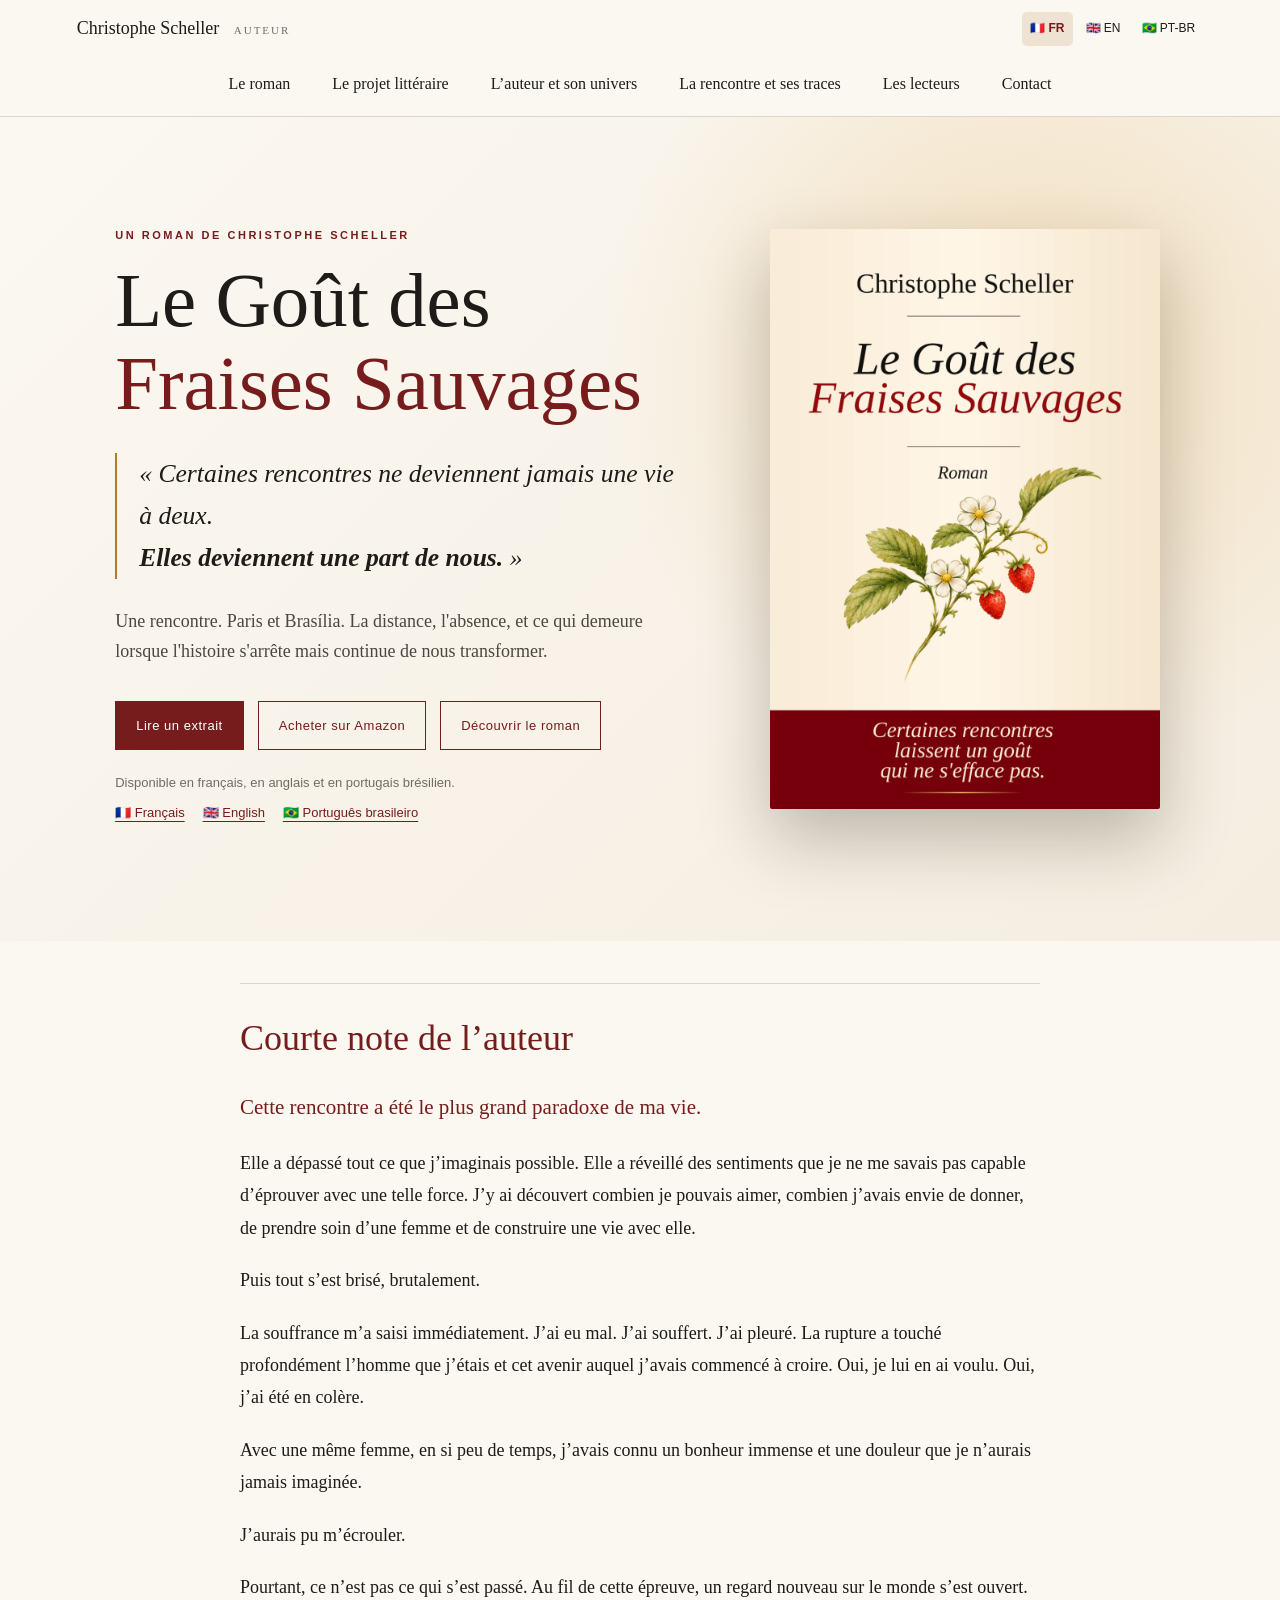
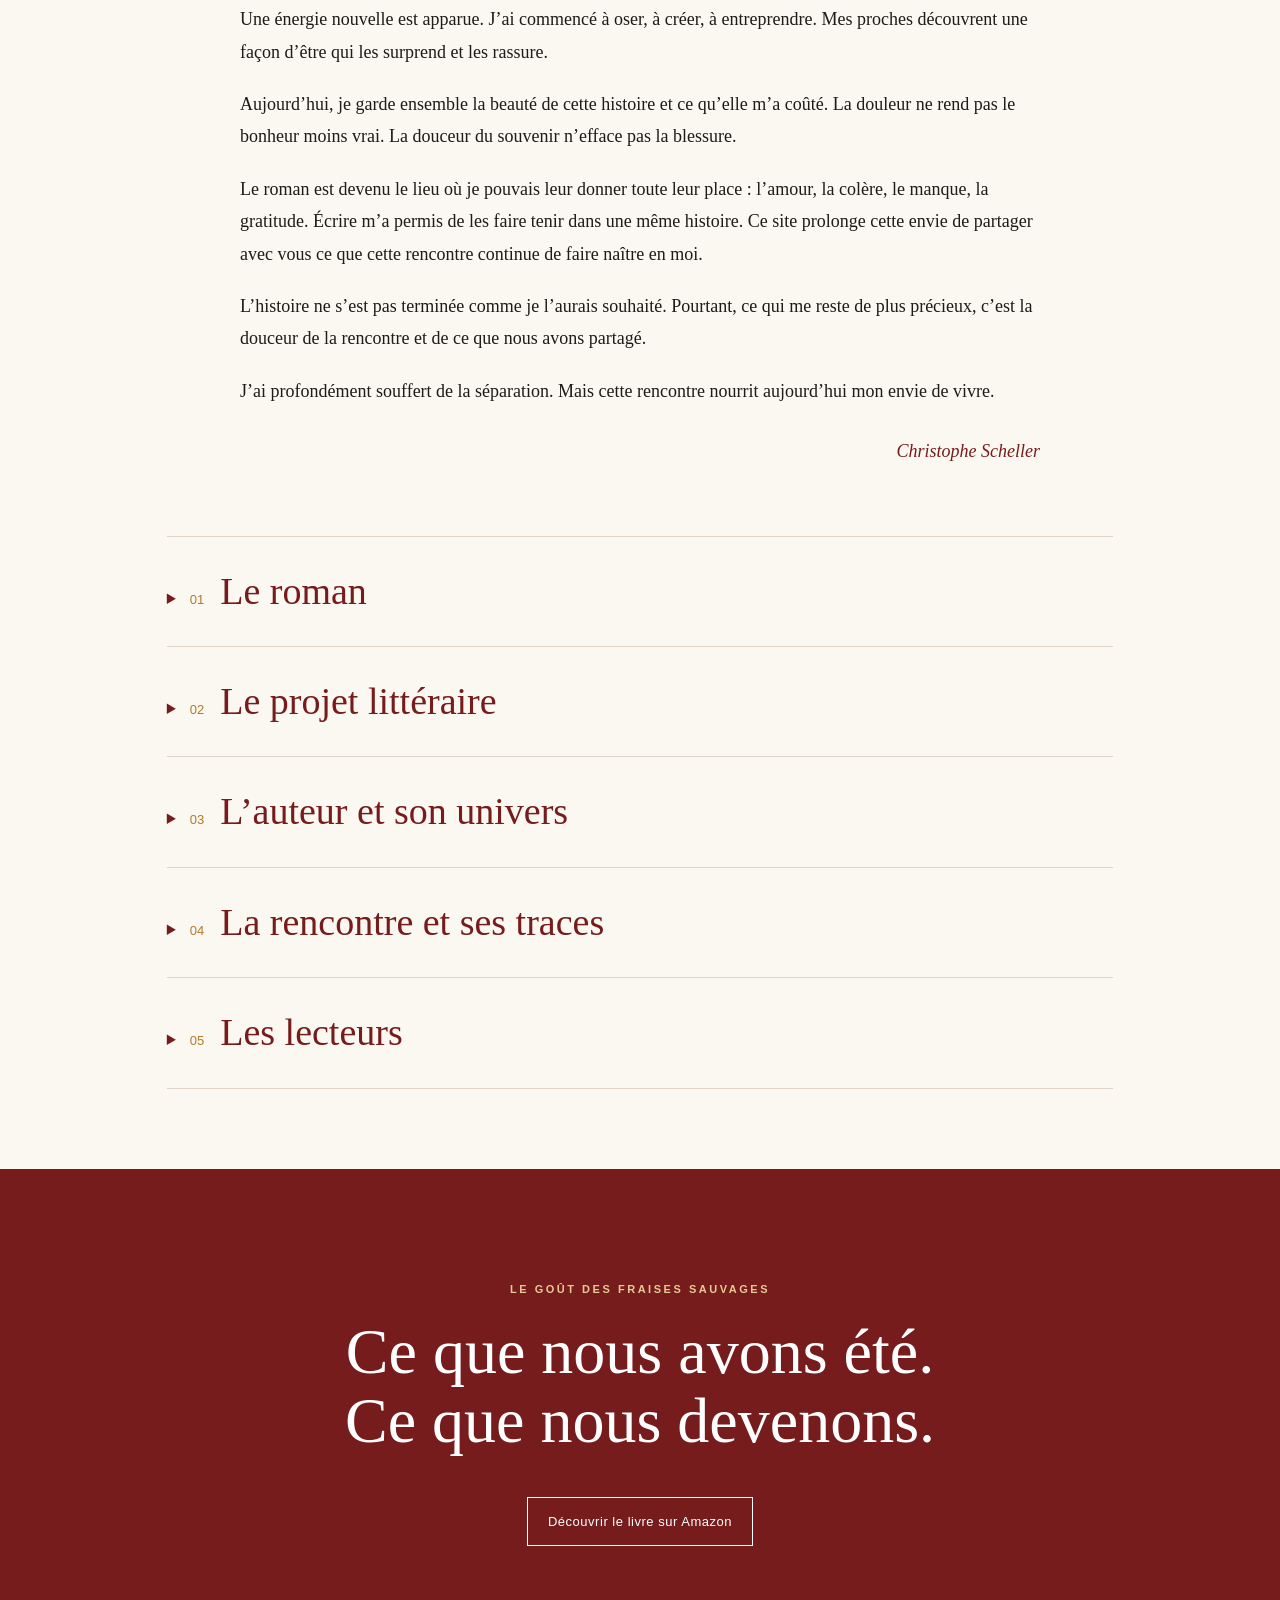
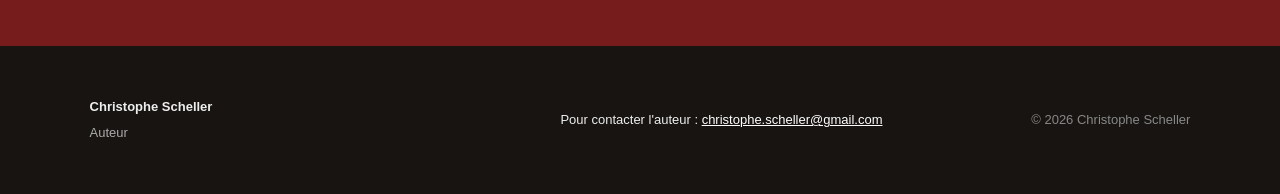
<file: index.html>
<!doctype html>
<html lang="fr">

<head>
  <meta charset="utf-8">
  <meta name="viewport" content="width=device-width,initial-scale=1">

  <title>Le Goût des Fraises Sauvages | Christophe Scheller</title>

  <meta name="description" content="Découvrez Le Goût des Fraises Sauvages, roman de Christophe Scheller sur une rencontre bouleversante entre Paris et Brasília, l'amour, l'absence et la transformation.">

  <meta property="og:title" content="Le Goût des Fraises Sauvages | Christophe Scheller">

  <meta property="og:description" content="Certaines rencontres ne deviennent jamais une vie à deux. Elles deviennent une part de nous.">

  <meta property="og:image" content="https://christophescheller.fr/assets/couverture-actuelle-fr-v4.png">

  <meta property="og:url" content="https://christophescheller.fr/">

  <meta property="og:type" content="book">

  <link rel="canonical" href="https://christophescheller.fr/">

  <link rel="stylesheet" href="style.css?v=20261117-couverture-retenue">

  <script type="application/ld+json">
  {
    "@context": "https://schema.org",
    "@type": "Book",
    "name": "Le Goût des Fraises Sauvages",
    "author": {
      "@type": "Person",
      "name": "Christophe Scheller",
      "url": "https://christophescheller.fr/"
    },
    "isbn": "9791098723100",
    "inLanguage": "fr",
    "url": "https://christophescheller.fr/",
    "sameAs": "https://www.amazon.fr/dp/B0H6JQLMPZ"
  }
  </script>
<link rel="alternate" hreflang="fr" href="https://christophescheller.fr/"><link rel="alternate" hreflang="en" href="https://christophescheller.fr/en/"><link rel="alternate" hreflang="pt-BR" href="https://christophescheller.fr/pt-br/"><link rel="alternate" hreflang="x-default" href="https://christophescheller.fr/"><meta property="og:locale" content="fr_FR"></head>

<body>

<header>

  <a class="brand" href="#top">
    Christophe Scheller
    <span>Auteur</span>
  </a>

  <nav aria-label="Navigation principale">
    <a href="#roman">Le roman</a>
    <a href="#projet">Le projet littéraire</a>
    <a href="#auteur">L’auteur et son univers</a>
    <a href="#rencontre">La rencontre et ses traces</a>
    <a href="#lecteurs">Les lecteurs</a>
    <a href="#contact">Contact</a>
  </nav>

<div class="language-switcher" role="group" aria-label="Choisir la langue"><a href="index.html" lang="fr" aria-label="Français" aria-current="page">🇫🇷 FR</a><a href="en/index.html" lang="en" aria-label="English">🇬🇧 EN</a><a href="pt-br/index.html" lang="pt-BR" aria-label="Português brasileiro">🇧🇷 PT-BR</a></div></header>


<main id="top">
<section class="hero">

  <div class="hero-copy">

    <p class="eyebrow">
      UN ROMAN DE CHRISTOPHE SCHELLER
    </p>

    <h1>
      Le Goût des<br>
      <em>Fraises Sauvages</em>
    </h1>

    <blockquote>
      « Certaines rencontres ne deviennent jamais une vie à deux.<br>
      <strong>Elles deviennent une part de nous.</strong> »
    </blockquote>

    <p class="lead">
      Une rencontre. Paris et Brasília. La distance, l'absence,
      et ce qui demeure lorsque l'histoire s'arrête mais continue
      de nous transformer.
    </p>

    <div class="actions">

      <a class="button primary" href="#premier-extrait">Lire un extrait</a><a class="button" target="_blank" rel="noopener" href="https://www.amazon.fr/dp/B0H6JQLMPZ">
        Acheter sur Amazon
      </a>

    <a class="button" href="#roman">
        Découvrir le roman
      </a>

      </div>

  <div class="book-editions"><p>Disponible en français, en anglais et en portugais brésilien.</p><div class="edition-links"><a href="https://www.amazon.fr/dp/B0H6JQLMPZ" target="_blank" rel="noopener" lang="fr">🇫🇷 Français</a><a href="https://www.amazon.fr/dp/B0H6MMX7SH" target="_blank" rel="noopener" lang="en">🇬🇧 English</a><a href="https://www.amazon.fr/dp/B0H6MTT7H8" target="_blank" rel="noopener" lang="pt-BR">🇧🇷 Português brasileiro</a></div></div></div>

  <div class="cover-wrap">

    <img class="cover current-cover-front" src="assets/couverture-actuelle-fr-v4.png" alt="Couverture du roman Le Goût des Fraises Sauvages de Christophe Scheller" width="2048" height="1436">

  </div>

</section>
<section id="note-auteur" class="author-note" aria-labelledby="note-auteur-title"><div class="author-note-inner"><h2 id="note-auteur-title">Courte note de l’auteur</h2><p class="author-note-opening">Cette rencontre a été le plus grand paradoxe de ma vie.</p><p>Elle a dépassé tout ce que j’imaginais possible. Elle a réveillé des sentiments que je ne me savais pas capable d’éprouver avec une telle force. J’y ai découvert combien je pouvais aimer, combien j’avais envie de donner, de prendre soin d’une femme et de construire une vie avec elle.</p><p>Puis tout s’est brisé, brutalement.</p><p>La souffrance m’a saisi immédiatement. J’ai eu mal. J’ai souffert. J’ai pleuré. La rupture a touché profondément l’homme que j’étais et cet avenir auquel j’avais commencé à croire. Oui, je lui en ai voulu. Oui, j’ai été en colère.</p><p>Avec une même femme, en si peu de temps, j’avais connu un bonheur immense et une douleur que je n’aurais jamais imaginée.</p><p>J’aurais pu m’écrouler.</p><p>Pourtant, ce n’est pas ce qui s’est passé. Au fil de cette épreuve, un regard nouveau sur le monde s’est ouvert. Une énergie nouvelle est apparue. J’ai commencé à oser, à créer, à entreprendre. Mes proches découvrent une façon d’être qui les surprend et les rassure.</p><p>Aujourd’hui, je garde ensemble la beauté de cette histoire et ce qu’elle m’a coûté. La douleur ne rend pas le bonheur moins vrai. La douceur du souvenir n’efface pas la blessure.</p><p>Le roman est devenu le lieu où je pouvais leur donner toute leur place : l’amour, la colère, le manque, la gratitude. Écrire m’a permis de les faire tenir dans une même histoire. Ce site prolonge cette envie de partager avec vous ce que cette rencontre continue de faire naître en moi.</p><p>L’histoire ne s’est pas terminée comme je l’aurais souhaité. Pourtant, ce qui me reste de plus précieux, c’est la douceur de la rencontre et de ce que nous avons partagé.</p><p>J’ai profondément souffert de la séparation. Mais cette rencontre nourrit aujourd’hui mon envie de vivre.</p><p class="author-note-signature"><em>Christophe Scheller</em></p></div></section>
<div class="site-chapters"><section id="roman" class="site-chapter"><details class="site-major"><summary><span class="chapter-number" aria-hidden="true">01</span><h2>Le roman</h2></summary><div class="site-major-content"><details class="site-subchapter" id="presentation-roman"><summary><h3>Présentation du livre</h3></summary><div class="site-subcontent"><section class="roman">

  <div class="narrow">

    <p class="eyebrow">
      LE ROMAN
    </p>

    <h2>
      Peut-on être profondément marqué par une histoire
      qui n'a jamais vraiment eu le temps d'exister ?
    </h2>

    <figure class="full-book-cover"><img src="assets/couverture-actuelle-fr-v4.png" alt="Couverture complète retenue : fond ivoire, titre noir et bordeaux, fraisier et bandeau bordeaux, avec le portrait de l’auteur au verso." loading="lazy" width="2048" height="1436"><figcaption>La couverture du livre, recto et verso</figcaption></figure><p>
      Christophe ne s'attendait plus à une rencontre capable
      de bouleverser sa vie.
    </p>

    <p class="pivot">
      Puis il y eut Juliana.
    </p>

    <p>
      Quelques jours à Paris. Une évidence inattendue.
      Et bientôt la distance entre Paris et Brasília, les silences,
      l'attente et cette étrange impossibilité de vivre pleinement
      une histoire qui, pourtant, refuse de disparaître.
    </p>

    <p>
      Car certaines rencontres ne deviennent jamais une vie à deux.
      <strong>Elles deviennent une part de nous.</strong>
    </p>

    <p>
      <em>Le Goût des Fraises Sauvages</em> raconte ce qui reste
      lorsque l'histoire s'arrête mais que ce qu'elle a éveillé
      continue de vivre.
    </p>

    <p>
      À travers le souvenir, le manque, le désir, le renoncement
      et la reconstruction, Christophe tente peu à peu de comprendre
      pourquoi certaines personnes traversent notre existence
      quelques instants seulement et y laissent pourtant
      une empreinte durable.
    </p>

    <p>
      Un roman intime sur l'amour, l'absence et ces rencontres
      qui nous obligent parfois à regarder autrement celui que nous étions —
      et celui que nous pouvons encore devenir.
    </p>

    <p class="note">
      Inspiré d'une histoire vécue,
      <em>Le Goût des Fraises Sauvages</em> explore la frontière fragile
      entre ce que nous avons réellement vécu, ce que nous avons espéré vivre
      et ce qui, malgré tout, demeure.
    </p>

    <p><a class="text-link" href="#evolutions">Découvrir les dernières évolutions du roman →</a></p>

  <p><a class="text-link" href="#projet">Découvrir le projet du roman →</a></p></div>

<!-- QUAND UNE HISTOIRE D'AMOUR DEVIENT UNE RENAISSANCE -->
<section class="renaissance" aria-labelledby="renaissance-title">
  <div class="renaissance-inner">

    <p class="eyebrow">AU-DELÀ DE L'HISTOIRE D'AMOUR</p>

    <h2 id="renaissance-title">
      Quand une histoire d'amour devient une renaissance
    </h2>

    <p class="renaissance-question">
      Et si les plus belles histoires d'amour n'étaient pas
      nécessairement celles qui durent, mais celles qui nous
      donnent envie de vivre autrement ?
    </p>

    <div class="renaissance-text">

      <p>
        <em>Le Goût des Fraises Sauvages</em> raconte une histoire
        d'amour impossible. Une rencontre intense, quelques jours
        de bonheur, puis la distance, l'absence et la douleur
        de ce qui n'a pas pu être vécu.
      </p>

      <p class="renaissance-transition">
        Mais ce roman raconte surtout autre chose.
      </p>

      <p>
        Il raconte comment une rencontre peut bouleverser une existence,
        réveiller des émotions que l'on croyait oubliées et faire naître,
        au cœur même de la souffrance, une énergie nouvelle.
        Comment le manque peut progressivement laisser place
        à la découverte de soi, à l'envie de créer, de partager,
        d'aimer encore et, simplement, au bonheur de se sentir vivant.
      </p>

      <p>
        Car toutes les histoires d'amour ne sont pas destinées
        à devenir une vie à deux. Certaines nous offrent quelque
        chose d'inattendu : une autre manière de regarder le monde,
        les autres et nous-mêmes.
      </p>

    </div>

    <p class="renaissance-conclusion">
      Ce n'est pas l'histoire d'un amour qui a échoué.
      <strong>
        C'est l'histoire d'une rencontre qui a réussi
        à transformer une vie.
      </strong>
    </p>

  </div>
</section>

<section class="distance">

  <p>
    PARIS <span>—</span> BRASÍLIA
  </p>

  <h2>
    Il existe des histoires que la distance interrompt.<br>
    Et d'autres qu'elle empêche de disparaître.
  </h2>

</section>



</section>



</div></details>
<details class="site-subchapter" id="lire-le-roman"><summary><h3>Lire le roman</h3></summary>
<div class="site-subcontent"><div class="project-content">
<p>Le roman intégral est disponible en PDF, en français. Je vous invite à en découvrir les pages à votre rythme.</p>
<p><a class="button primary" href="assets/Le-Gout-des-Fraises-Sauvages.pdf?v=63c126a963" target="_blank" rel="noopener" aria-label="Ouvrir le roman en français au format PDF dans un nouvel onglet">Lire le roman en français (PDF)</a></p>
<p>Le PDF s’ouvre dans un nouvel onglet. Les versions anglaise et portugaise seront ajoutées lorsqu’elles seront disponibles.</p>
</div></div></details>
<details class="site-subchapter" id="couvertures"><summary><h3>Les couvertures dans le temps</h3></summary>
<div class="site-subcontent cover-history">
<p class="cover-history-intro">Avant même d’en lire les premières pages, on rencontre un livre par sa couverture. Celle du Goût des Fraises Sauvages a évolué avec le texte et avec mon regard sur cette histoire. Voici les étapes de ce cheminement, jusqu’à une nouvelle piste encore en réflexion.</p>
<p class="cover-history-hint">Cliquez sur une couverture pour l’agrandir.</p>
<div class="cover-history-grid"><article class="cover-history-card">
<h4>01 — Aux origines, un récit personnel</h4>
<img src="assets/couverture-01-biographie.jpg" alt="Première couverture sobre : fond crème, titre et fraise sauvage aux ornements dorés." loading="lazy" width="1000" height="1435">
<p>À l’origine, ce livre était une biographie. Cette première couverture en accompagnait la dimension intime avec beaucoup de sobriété : un fond clair, quelques touches dorées et une fraise sauvage. L’essentiel était encore dans les mots, dans ce besoin de raconter et de comprendre ce que j’avais vécu.</p>
</article><article class="cover-history-card">
<h4>02 — L’histoire devient un roman</h4>
<img src="assets/couverture-02-premier-roman.jpg" alt="Première couverture du roman : un couple de dos au bord de la Seine, face à la tour Eiffel au coucher du soleil." loading="lazy" width="657" height="970">
<p>Avec la première version du roman, la couverture s’ouvre sur Paris. Deux êtres, vus de dos, partagent un instant au bord de la Seine. La lumière du soir, la tour Eiffel et les fraises sauvages donnent un décor à la rencontre. L’image invite désormais le lecteur à entrer dans une histoire.</p>
</article><article class="cover-history-card">
<h4>03 — L’aquarelle, au plus près du souvenir</h4>
<img src="assets/couverture-03-aquarelle.jpg" alt="Couverture en aquarelle : un couple de dos au bord de la Seine, dans des tons pastel." loading="lazy" width="658" height="970">
<p>À mesure que le roman s’est approfondi, l’aquarelle s’est imposée. Elle conserve la scène, mais en adoucit les contours, comme le fait parfois la mémoire. Ses couleurs et sa légèreté me semblent plus proches de ce que je souhaitais transmettre : la douceur d’une rencontre, sa fragilité et la trace qu’elle laisse en nous.</p>
</article><article class="cover-history-card">
<h4>04 — Une piste à explorer : le baiser</h4>
<img src="assets/couverture-04-piste-baiser.jpg" alt="Piste de couverture : un couple s’embrasse dans une rue parisienne, entouré de touches d’aquarelle." loading="lazy" width="1000" height="1483">
<p>Cette nouvelle proposition de couverture est encore une piste de réflexion. Elle évoque Le Baiser de l’Hôtel de Ville de Robert Doisneau, revisité à travers cette rencontre. Après les silhouettes de dos, les visages apparaissent et le baiser devient le centre de l’image. Une manière plus directe d’incarner la tendresse et l’élan amoureux qui traversent le roman.</p>
<p class="cover-history-note">De toutes les couvertures imaginées, celle-ci est de loin ma préférée. Mais je ne l’utiliserai pas sans l’accord de Juliana. Et, par respect pour elle, je ne me permettrais pas de le lui demander. Elle restera donc une possibilité, une image à laquelle je tiens.</p>
</article>
<article class="cover-history-card cover-history-final">
<h4>05 — La couverture retenue</h4>
<img src="assets/couverture-actuelle-fr-v4.png" alt="Couverture complète retenue : fond ivoire, titre noir et bordeaux, fraisier et bandeau bordeaux, avec le portrait de l’auteur au verso." loading="lazy" width="2048" height="1436">
<p>Et finalement, je suis revenu à mes premiers amours. Cette couverture est celle que j’ai retenue pour le roman.</p>
</article></div>
</div></details><details class="site-subchapter" id="extraits"><summary><h3>Lire quelques extraits</h3></summary><div class="site-subcontent"><section class="roman excerpts"><div class="narrow"><p class="eyebrow">LIRE QUELQUES PAGES</p><h2 id="extraits-title">Quatre extraits pour entrer dans le roman</h2><details class="reading-block reading-part" id="premier-extrait"><summary><h4 class="reading-title">Le premier regard</h4><small>Acte I — La rencontre</small></summary><div class="excerpt-content"><p class="excerpt-intro">Un regard, un sourire, puis le désir de parler à cette inconnue.</p><blockquote><p>Puis Christophe leva les yeux.</p><p>Il la vit.</p><p>Elle avait les cheveux châtains, légèrement éclaircis, qui tombaient librement sur ses épaules. Des traits doux, des yeux sombres et expressifs. Elle était belle.</p><p>Mais ce ne fut pas vraiment sa beauté qui retint son regard.</p><p>Elle ne cherchait pas à attirer l&#x27;attention. Pourtant, Christophe avait immédiatement été sensible à sa présence, à cette façon si naturelle qu&#x27;elle avait d&#x27;être là, sans jamais chercher à s&#x27;imposer.</p><p>Et puis il y avait son sourire. Un sourire large, spontané, qui semblait gagner tout son visage jusqu&#x27;à ses yeux.</p><p>Elle parlait avec son amie en accompagnant parfois ses mots d’un geste de la main. Puis elle écoutait. Riait. Redevenait attentive.</p><p>Elle ne semblait pas savoir qu’on pouvait la regarder. Et pourtant, Christophe ne pouvait s&#x27;empêcher de la regarder.</p><p>Il détourna les yeux, presque gêné de cette attirance soudaine, et tenta de reprendre le fil de la conversation. Il ne voulait surtout pas qu&#x27;elle remarque son insistance, encore moins qu&#x27;elle puisse s&#x27;en trouver importunée.</p><p>Mais quelques secondes plus tard, son regard revenait vers elle. Malgré lui. Il avait simplement envie de la regarder encore, de retrouver ce sourire, cette présence qui l&#x27;avait immédiatement touché.</p><p>Hassan parlait toujours de cette rupture qu&#x27;il ne comprenait pas. Christophe l&#x27;écoutait. Du moins essayait-il.</p><p>Son regard revenait vers elle.</p><p>Il y avait chez cette femme quelque chose de profondément vivant. Une manière d&#x27;être entièrement là, dans une conversation, dans un rire, dans l&#x27;instant.</p><p>Il ne savait rien d&#x27;elle. Ni son prénom. Ni son âge. Ni la ville où elle vivait. Ni même la langue dans laquelle elle parlait.</p><p>Il ignorait tout de la vie qui existait derrière ce sourire.</p><p>Pour l&#x27;instant, il ne voyait qu&#x27;une femme assise quelques tables plus loin. Et un sourire qui, pour une raison qu&#x27;il ne comprenait pas encore, l&#x27;empêchait de regarder tout à fait ailleurs.</p><p>Une seule chose finit par s’imposer à lui.</p><p>Il ne voulait pas quitter ce restaurant sans lui avoir parlé.</p><p>Il se pencha vers la table, se rapprochant ainsi de Juliana jusqu&#x27;à se retrouver face à elle. Sans plan. Sans vraiment savoir ce qu&#x27;il allait lui dire.</p><p>Elle leva les yeux vers lui.</p><p>Pour la première fois, leurs regards se rencontrèrent vraiment.</p><p>De près, Christophe retrouva ce sourire qui l&#x27;avait tant attiré. Il découvrit aussi ses yeux, vifs, curieux, presque amusés de voir cet inconnu venir lui adresser la parole.</p><p>Il hésita une seconde.</p><p>– Excusez-moi… Puis-je vous prendre en photo ?</p><p>Juliana parut surprise. La demande avait manifestement quelque chose d’inattendu.</p><p>Puis elle sourit de nouveau.</p><p>– Bien sûr.</p><p>Christophe prit la photo. Il aurait pu la remercier et en rester là. Mais il n&#x27;en avait aucune envie.</p><p>Il profita de cet instant pour prolonger la conversation. Quelques mots en appelèrent d&#x27;autres.</p><p>Il apprit qu’elle était brésilienne, qu’elle venait de Brasília et qu’elle se trouvait à Paris pour un stage auprès des pompiers. Elle lui parla de son métier, de son séjour, de cette ville qu’elle découvrait avec enthousiasme.</p><p>Elle repartirait dans trois jours.</p><p>Trois jours.</p><p>Christophe regarda son amie, puis revint vers Juliana.</p><p>– Et où est votre mari ?</p><p>Avant même que Juliana ait le temps de répondre, son amie éclata de rire.</p><p>– Mais elle est célibataire !</p><p>Juliana leva les yeux au ciel en souriant, partagée entre l’amusement et l’embarras. Christophe rit à son tour.</p><p>– Eh bien… moi aussi.</p><p>Cette fois, ils se regardèrent quelques secondes de plus.</p><p>Rien de spectaculaire. Rien qu’un sourire échangé entre deux inconnus dans un restaurant parisien.</p><p>Christophe lui demanda son numéro pour pouvoir lui envoyer la photo. Elle le lui donna.</p><p>Tout avait été étonnamment simple. Pas de stratégie. Pas de séduction calculée.</p></blockquote><a class="text-link" target="_blank" rel="noopener" href="https://www.amazon.fr/dp/B0H6JQLMPZ">Poursuivre la lecture sur Amazon →</a></div></details><details class="reading-block reading-part"><summary><h4 class="reading-title">Un avenir qui semble déjà exister</h4><small>Acte II — La construction</small></summary><div class="excerpt-content"><p class="excerpt-intro">Entre Paris et Brasília, le quotidien commence à dessiner un avenir.</p><blockquote><p>Puis la conversation reprit son cours. Sans effort. Sans qu&#x27;aucun d&#x27;eux n&#x27;essaie de la relancer. Elle semblait avancer toute seule.</p><p>Christophe lui envoya quelques photographies de son dimanche. Son déjeuner. Le gâteau qu&#x27;il avait préparé. Puis l&#x27;Arc de Triomphe sous la neige.</p><p>Il lui écrivit simplement :</p><p>« Tu as manqué ça. »</p><p>Juliana riait. Elle lui montra à son tour la tour de télévision de Brasília. Ils plaisantèrent sur leur drôle de Tour Eiffel brésilienne.</p><p>Elle lui promit de l&#x27;y emmener dîner lorsqu&#x27;il viendrait au Brésil. Lui imaginait déjà tout ce qu&#x27;il lui ferait découvrir lorsqu&#x27;elle reviendrait à Paris.</p><p>Le plus étonnant n&#x27;était pas qu&#x27;ils parlent d&#x27;avenir. C&#x27;était la simplicité avec laquelle cet avenir semblait déjà exister.</p><p>Ils parlaient comme deux personnes qui savaient déjà qu&#x27;elles le vivraient ensemble.</p></blockquote><a class="text-link" target="_blank" rel="noopener" href="https://www.amazon.fr/dp/B0H6JQLMPZ">Poursuivre la lecture sur Amazon →</a></div></details><details class="reading-block reading-part"><summary><h4 class="reading-title">Les questions que laisse une rencontre</h4><small>Prologue</small></summary><div class="excerpt-content"><p class="excerpt-intro">Le temps et la mémoire changent parfois le sens d’une histoire.</p><blockquote><p>Il est des histoires que l&#x27;on vit sans vraiment les comprendre, et dont le sens ne se révèle que bien plus tard.</p><p>Certaines semblent s&#x27;achever un soir, dans une gare, un aéroport ou au détour d&#x27;un dernier message. Pourtant, elles continuent parfois à vivre bien après leur fin.</p><p>Elles se déplacent lentement dans la mémoire. Reviennent sans prévenir. Changent de visage avec le temps. Jusqu&#x27;au jour où une question que l&#x27;on croyait refermée se pose autrement.</p><p>L&#x27;histoire de Christophe et Juliana appartient à cette catégorie.</p><p>Lorsqu&#x27;ils se rencontrèrent à Paris, rien ne semblait devoir les rapprocher.</p><p>Ils vivaient sur deux continents. Deux vies déjà construites. Deux existences occupées par le travail, les responsabilités et les équilibres fragiles que l&#x27;âge finit toujours par imposer.</p><p>Le hasard ne leur accorda que quelques jours dans la même ville. Quelques jours qui auraient pu n&#x27;être qu&#x27;une simple parenthèse parmi tant d&#x27;autres.</p><p>Ils ne le furent pas.</p><p>Longtemps, Christophe crut que cette histoire lui avait déjà livré son sens. Il croyait savoir où elle avait commencé. Pourquoi elle s&#x27;était arrêtée. Ce qu&#x27;elle avait laissé derrière elle.</p><p>Il se trompait.</p><p>Certaines vérités n&#x27;apparaissent qu&#x27;une fois le silence revenu.</p><p>Il faut parfois longtemps pour comprendre ce que quelques semaines ont réellement changé. Et plus longtemps encore pour découvrir que les questions que l&#x27;on se posait n&#x27;étaient peut-être pas les bonnes.</p><p>C&#x27;est là que commence cette histoire.</p></blockquote><a class="text-link" target="_blank" rel="noopener" href="https://www.amazon.fr/dp/B0H6JQLMPZ">Poursuivre la lecture sur Amazon →</a></div></details><details class="reading-block reading-part"><summary><h4 class="reading-title">Et si Juliana revenait ?</h4><small>Acte VII — La maturité</small></summary><div class="excerpt-content"><p class="excerpt-intro">Certaines questions ne cherchent pas à prédire l’avenir. Elles permettent de mesurer ce qui a changé en nous.</p><blockquote><p>Et si Juliana revenait ?</p><p>Pendant longtemps, la réponse lui aurait semblé évidente.</p><p>Il serait revenu vers elle sans hésiter.</p><p>Il aurait repris le chemin qu&#x27;il n&#x27;avait jamais réellement quitté dans son cœur.</p><p>À cette époque, une seule chose comptait.</p><p>L&#x27;aimer.</p><p>Aujourd&#x27;hui, pourtant, la réponse ne lui paraissait plus aussi simple.</p><p>Non parce qu&#x27;il ne l&#x27;aimait plus.</p><p>L&#x27;amour n&#x27;avait jamais été la question.</p><p>Mais Christophe avait fini par comprendre que son amour pour Juliana ne s&#x27;était pas seulement nourri de la femme qu&#x27;elle était.</p><p>Il s&#x27;était aussi nourri de l&#x27;amour qu&#x27;il avait cru recevoir d&#x27;elle.</p><p>De ses mots. De cette place qu&#x27;elle lui faisait dans sa vie. De la manière dont elle avait cru en eux.</p><p>Il avait aimé Juliana. Et il avait profondément aimé être aimé par elle.</p><p>Cette certitude avait nourri son propre amour bien davantage qu&#x27;il ne l&#x27;avait compris à l&#x27;époque.</p><p>Elle avait donné à leur histoire une évidence.</p><p>Elle avait transformé une rencontre extraordinaire en avenir possible.</p><p>Et quelque chose s&#x27;était brisé à cet endroit-là aussi.</p><p>Quelque chose que Christophe avait mis longtemps à accepter.</p><p>La blessure.</p><p>Pendant des mois, il avait cherché pourquoi leur histoire s&#x27;était arrêtée.</p><p>Il avait essayé de comprendre Juliana.</p><p>Ses peurs. Ses contradictions. Les choix auxquels elle avait peut-être été confrontée.</p><p>Il avait appris à accepter qu&#x27;une histoire puisse être profondément vraie et pourtant ne pas trouver sa place dans une vie.</p><p>Mais comprendre cela n&#x27;effaçait pas ce qui s&#x27;était passé.</p><p>Il imagina alors ce que pourrait être ce retour.</p><p>Pas nécessairement à Paris. Pas devant sa porte.</p><p>Simplement dans sa vie.</p><p>Si un jour son nom apparaissait de nouveau sur son téléphone.</p><p>Si, derrière ce nom, il retrouvait cette voix qu&#x27;il connaissait par cœur.</p><p>Et si elle lui disait simplement :</p><p>– Chris... I still love you. I know you&#x27;re the one.</p><p>Pendant quelques secondes, tout ce qu&#x27;il croyait avoir compris s&#x27;effaça.</p><p>Les analyses. Les hypothèses. Les réponses patiemment construites.</p><p>Il ne resta plus qu&#x27;une émotion.</p><p>Immédiate.</p><p>Presque intacte.</p><p>Le cœur possède sa propre mémoire.</p><p>Il reconnaît parfois quelqu&#x27;un avant même que la pensée n&#x27;ait commencé son travail.</p><p>Christophe le savait.</p><p>Quelque chose en lui reconnaîtrait Juliana.</p><p>Son sourire. Sa voix. Cette douceur qu&#x27;il avait tant aimée.</p><p>Peut-être même cette lumière qu&#x27;il avait cru retrouver chaque fois qu&#x27;elle apparaissait sur son écran.</p><p>Et pendant quelques secondes, peut-être aurait-il simplement envie de la prendre dans ses bras.</p><p>Mais il savait désormais qu&#x27;une autre mémoire se réveillerait presque aussitôt.</p><p>Celle du 4 février.</p><p>Et avec elle, une question qui n&#x27;avait jamais existé auparavant.</p><p>Pourrait-il encore croire à son amour de la même manière ?</p><p>Non parce qu&#x27;il penserait que Juliana mentait.</p><p>C&#x27;était peut-être même cela qui rendait la question si difficile.</p><p>Elle avait déjà pu l&#x27;aimer sincèrement.</p><p>Elle avait déjà pu croire sincèrement à leur avenir.</p><p>Et pourtant, elle était partie.</p><p>Christophe avait fini par comprendre que l&#x27;amour et la possibilité de vivre cet amour n&#x27;étaient pas toujours la même chose.</p><p>Cette compréhension l&#x27;avait aidé à regarder leur histoire autrement.</p><p>Elle lui avait même permis d&#x27;imaginer que la décision de Juliana n&#x27;avait peut-être pas été un rejet de lui. Qu&#x27;elle n&#x27;avait peut-être simplement pas réussi à choisir la vie qu&#x27;il aurait fallu construire pour vivre cet amour.</p><p>Mais cette même compréhension changeait aussi ce que signifierait un éventuel retour.</p><p>Autrefois, entendre I love you aurait suffi.</p><p>Aujourd&#x27;hui, Christophe pourrait encore la croire.</p><p>Mais la croire ne suffirait plus.</p></blockquote><a class="text-link" target="_blank" rel="noopener" href="https://www.amazon.fr/dp/B0H6JQLMPZ">Poursuivre la lecture sur Amazon →</a></div></details></div></section></div></details><details class="site-subchapter" id="evolutions"><summary><h3>Les dernières évolutions du roman</h3></summary><div class="site-subcontent"><section class="roman roman-evolutions">
  <div class="narrow">
    <p class="eyebrow">AU FIL DE LA RÉÉCRITURE</p>
    <h2 id="evolutions-title">Les dernières évolutions du roman</h2>
    <p>Depuis la version initialement publiée, j’ai beaucoup retravaillé Le Goût des Fraises Sauvages. J’ai voulu rendre l’histoire plus vivante et approfondir ce que Christophe traverse, tout en laissant davantage de place aux contradictions et aux questions sans réponse.</p>
    <p>J’ai d’abord développé les personnages et les scènes. On découvre mieux la vie de Christophe avant la rencontre, ses habitudes, son équilibre. Juliana et Karima prennent aussi davantage corps à travers leurs gestes, leurs expressions et leur manière d’être. Mon objectif était que le lecteur puisse mieux les rencontrer et ressentir ce qui attache Christophe à chacune d’elles.</p>
    <p>J’ai surtout enrichi la construction de la relation avec Juliana : les échanges du quotidien, la place qu’ils se donnent dans leurs vies, les familles, l’apprentissage du français, les préparatifs du voyage et les projets d’avenir. Je voulais mieux montrer pourquoi Christophe avait cru à cette histoire, et combien ils avaient été deux à lui donner une réalité malgré la distance.</p>
    <p>Cela m’a conduit à approfondir la rupture et ses conséquences. La douleur est plus concrète : les nuits difficiles, les larmes, l’annulation du voyage, cet avenir qu’il ne sait plus par quoi remplacer. J’ai aussi laissé apparaître sa colère, sa déception et sa difficulté à comprendre le silence. Je voulais que son chemin vers l’apaisement fasse une vraie place à la blessure.</p>
    <p>L’histoire avec Karima a également été remaniée. Christophe y apparaît davantage dans son indécision, incapable de choisir entre deux vies possibles, jusqu’à la laisser partir sans la retenir. Ce passage donne plus de poids à sa propre responsabilité et éclaire autrement son regard sur Juliana : il connaît lui aussi la difficulté de renoncer à une vie pour en choisir une autre.</p>
    <p>Enfin, j’ai revu la fin pour rendre Christophe plus prudent dans ses interprétations. Il envisage plusieurs raisons au départ de Juliana, mais accepte qu’il ne saura peut-être jamais ce qui s’est réellement passé en elle. Son apaisement ne dépend plus autant d’une explication à laquelle il aurait besoin de croire.</p>
    <p>J’ai également voulu montrer qu’avancer pouvait signifier retrouver le plaisir de vivre, de regarder quelqu’un, d’aimer un jour, tout en conservant la trace de cette rencontre. Et si Juliana revenait, les sentiments ne suffiraient plus : la confiance aurait, elle aussi, besoin d’être reconstruite.</p>
    <p>À travers ces changements, j’ai cherché à préserver toute la beauté de l'histoire tout en reconnaissant pleinement ce qu’elle a coûté à Christophe. La nouvelle version porte davantage cette conviction : une histoire peut avoir été profondément sincère sans avoir réussi à devenir une vie. Et l’on peut en garder la valeur sans avoir à en adoucir la fin.</p>
  </div>
</section>

</div></details>
<details class="site-subchapter" id="roman-qui-grandit"><summary><h3>Un roman qui continue de grandir</h3></summary>
<div class="site-subcontent"><div class="project-content novel-growth">
<h4>Le Goût des Fraises Sauvages — Un roman qui continue de grandir</h4>
<p><em>De la version 74 à la version 87</em></p>
<p>Lorsque j'ai commencé à écrire <em>Le Goût des Fraises Sauvages</em>, je voulais avant tout raconter une rencontre. Une histoire vraie, belle, improbable, qui avait profondément marqué ma vie et dont j'avais besoin de comprendre le sens.</p>
<p>Je pensais alors qu'il me suffirait de retrouver mes souvenirs, de raconter les événements, de mettre des mots sur les émotions et, peut-être, de trouver un peu de sérénité dans l'écriture.</p>
<p>Je n'imaginais pas que ce livre prendrait une telle place dans ma vie.</p>
<p><strong>Aujourd'hui, ce roman est devenu un peu mon bébé.</strong></p>
<p>Je le vois grandir, évoluer, se transformer. Je m'y attache chaque jour davantage. Et, je dois bien l'avouer, le faire vivre est devenu une véritable passion.</p>
<p>Chaque nouvelle lecture me donne envie d'aller un peu plus loin. Une scène me paraît mériter davantage de profondeur. Un personnage pourrait être mieux compris. Une émotion pourrait être exprimée avec plus de justesse. Parfois, il suffit de quelques mots pour qu'un passage prenne une tout autre dimension.</p>
<p>Entre les versions 74 et 87, c'est précisément ce travail que j'ai voulu poursuivre.</p>
<h5>Donner davantage de vie aux personnages</h5>
<p>L'un de mes objectifs principaux a été de rendre les personnages plus vivants, plus présents, plus incarnés.</p>
<p>Je ne voulais pas qu'ils soient simplement les protagonistes d'une histoire d'amour. Je voulais qu'ils existent véritablement aux yeux des lecteurs et des lectrices.</p>
<p>Qu'on puisse imaginer leurs regards, leurs sourires, leurs hésitations. Qu'on les accompagne dans leurs conversations, leurs moments de bonheur, leurs doutes. Qu'on comprenne mieux ce qui les rapproche, mais aussi ce qui peut les séparer.</p>
<p>J'ai donc repris de nombreuses scènes, notamment celles de leur rencontre à Paris, de leurs premiers moments ensemble, de leurs échanges et de cette complicité qui s'est construite presque naturellement.</p>
<p>J'ai cherché à donner davantage de place aux petits gestes, aux détails du quotidien, à ces instants parfois anodins qui, avec le recul, prennent une importance immense.</p>
<p>Car une histoire ne se résume pas aux événements qui la composent. Elle existe aussi dans tout ce qui se passe entre eux.</p>
<p><strong>Ai-je réussi à rendre mes personnages plus vivants ? Je ne sais pas. Ce sera aux lecteurs et aux lectrices d'en juger. Mais c'était bien l'ambition que je m'étais fixée.</strong></p>
<h5>Parler davantage de moi, et me montrer tel que je suis</h5>
<p>Cette nouvelle version marque aussi une évolution importante : j'ai choisi de parler beaucoup plus de moi.</p>
<p>Après tout, <em>Le Goût des Fraises Sauvages</em> raconte une histoire qui est aussi la mienne.</p>
<p>Dans les premières versions, j'avais surtout cherché à raconter ce qui s'était passé entre Juliana et Christophe. Mais, à mesure que le roman avançait, une évidence s'est imposée : pour comprendre ce que cette rencontre avait représenté, il fallait aussi mieux connaître l'homme qui l'avait vécue.</p>
<p>J'ai donc donné davantage de place à mon histoire personnelle, à mon quotidien, à mon métier, à mon fils, à mes amis, au squash, aux voyages, à ces petits plaisirs qui rendent la vie heureuse.</p>
<p>J'ai voulu montrer l'homme que je suis, avec ses convictions, ses valeurs, ses qualités, mais aussi ses contradictions et ses imperfections.</p>
<p>Mon attachement à la liberté, au respect des autres, à l'honnêteté intellectuelle. Mon goût pour les relations sincères. Cette manière que j'ai de chercher des solutions, de croire aux compromis possibles, sans pour autant accepter de renoncer à ce qui me paraît essentiel.</p>
<p>Et surtout, j'ai voulu faire comprendre une chose : <strong>je n'étais pas un homme malheureux qui attendait qu'une rencontre vienne combler un vide dans sa vie.</strong></p>
<p>J'étais heureux. Je le suis toujours.</p>
<p>Juliana n'est pas arrivée pour réparer quelque chose. Elle a simplement fait naître une envie nouvelle : celle de partager avec elle une vie que j'aimais déjà.</p>
<p>Cette nuance me tenait particulièrement à cœur.</p>
<p>Je voulais que les lecteurs et les lectrices puissent découvrir Christophe tel qu'il est réellement. Qu'ils puissent, à travers lui, apprendre à me connaître, au-delà de cette seule histoire d'amour.</p>
<h5>Comprendre sans prétendre tout expliquer</h5>
<p>Un autre travail important a porté sur la manière de raconter la fin de cette histoire.</p>
<p>Avec le temps, mon regard a évolué.</p>
<p>J'ai compris que je pouvais essayer de comprendre les difficultés, les circonstances, les différences entre nos deux vies, sans pour autant prétendre savoir ce que Juliana avait réellement pensé ou ressenti.</p>
<p>J'ai voulu que cette distinction soit plus présente dans le roman.</p>
<p>Raconter ce que j'ai vécu, ce que j'ai espéré, ce que j'ai compris. Mais aussi reconnaître ce qui m'échappe encore.</p>
<p>Il ne s'agissait plus de chercher à tout prix une explication, encore moins de désigner un responsable.</p>
<p>Il s'agissait de regarder cette histoire avec davantage de recul, de respect et, je l'espère, de justesse.</p>
<h5>Une histoire qui continue de vivre</h5>
<p>Entre la version 74 et la version 87, le roman a donc beaucoup évolué. Il s'est enrichi de scènes, de souvenirs, de réflexions, mais aussi d'une meilleure connaissance de ses personnages.</p>
<p>J'ai également retravaillé son rythme, ses transitions, ses dialogues et ses silences, pour que la lecture soit plus naturelle et que les émotions trouvent leur juste place.</p>
<p>Je ne sais pas si je suis parvenu à tout ce que je souhaitais.</p>
<p>Mais je sais que ce travail m'a passionné.</p>
<p>Il m'a parfois conduit à revisiter des souvenirs heureux, parfois des moments plus douloureux. Il m'a aussi amené à réfléchir à mes propres convictions, à ma manière d'aimer et à ce que je souhaite préserver dans ma vie.</p>
<p>Ce roman était né du besoin de donner une place à une rencontre extraordinaire.</p>
<p>Il est devenu, au fil des versions, quelque chose de plus personnel encore : <strong>une manière de partager non seulement une histoire, mais aussi une part de celui que je suis.</strong></p>
<p>Et si je continue à le faire évoluer, ce n'est pas parce que je cherche désespérément une version parfaite.</p>
<p>C'est simplement parce que j'aime ce livre.</p>
<p>Parce qu'il est devenu mon bébé.</p>
<p>Et parce que, lorsqu'on aime quelque chose, on a naturellement envie de le voir grandir, s'épanouir et devenir le plus beau possible.</p>
<p><strong>Je ne sais pas si ce roman touchera beaucoup de lecteurs. Mais si, en refermant ses pages, quelques-uns ont le sentiment d'avoir véritablement rencontré Christophe et Juliana, alors j'aurai atteint l'un de mes plus beaux objectifs.</strong></p>
</div></div></details>
</div></details></section><section id="projet" class="site-chapter"><details class="site-major"><summary><span class="chapter-number" aria-hidden="true">02</span><h2>Le projet littéraire</h2></summary><div class="site-major-content"><p>L’intention du livre, son histoire et un regard sur son écriture : un dossier de Christophe Scheller pour explorer le projet littéraire.</p><details class="site-subchapter" id="parcours"><summary><h3>Pourquoi j’ai écrit ce livre</h3></summary><div class="site-subcontent"><section class="story">

  <div class="story-inner">

    <p class="eyebrow">
      DU MONDE DES PROJETS À L’ÉCRITURE
    </p>

    <h2>
      Un livre que je n'avais jamais pensé écrire…<br>
      <em>mais qu'il m'était devenu impossible de ne pas écrire.</em>
    </h2>

    <div class="story-copy">

      <p class="story-opening">
        Pendant trente ans, j'ai travaillé dans un monde où l'on peut
        généralement comprendre les problèmes, analyser les contraintes
        et chercher des solutions.
      </p>

      <p>
        Puis j'ai rencontré quelque chose qui ne se laissait pas résoudre.
      </p>

      <p class="story-question">
        Comment une personne peut-elle continuer à transformer votre vie
        alors qu'elle n'en fait plus partie ?
      </p>

      <p>
        Je n'avais jamais imaginé écrire un livre. Je suis ingénieur.
        J'ai passé l'essentiel de ma vie professionnelle dans l'analyse,
        les projets, les décisions et la recherche de solutions.
      </p>

      <p>
        Et puis il y a eu une rencontre. Une rencontre qui, longtemps après
        sa fin, continuait à me poser une question à laquelle aucune méthode
        ne permettait de répondre.
      </p>

      <p>
        Alors j'ai commencé à écrire.
      </p>

      <p class="rhythm">
        Pas pour publier.<br>
        Pas même pour raconter une histoire.<br>
        <strong>Pour comprendre.</strong>
      </p>

      <p>
        Peu à peu, les souvenirs sont devenus des pages.
        Les pages sont devenues un récit.
        Et le récit est devenu un roman.
      </p>

      <p>
        Un roman sur l'amour, la mémoire, l'absence et ces rencontres
        qui ne deviennent pas forcément une vie…
        mais qui peuvent devenir une part de nous.
      </p>

      <p>
        Je ne sais pas ce que vous trouverez dans ce livre.
        Peut-être une histoire d'amour.
        Peut-être une réflexion sur la mémoire et ce que nous faisons
        de nos souvenirs.
        Ou peut-être simplement quelque chose qui vous rappellera quelqu'un.
      </p>

      <p>
        Car nous avons probablement tous, un jour,
        rencontré une personne qui a changé quelque chose en nous.
      </p>

      <p>
        Aujourd'hui, je suis heureux de pouvoir enfin partager ce livre
        avec celles et ceux qui me connaissent depuis longtemps —
        parfois depuis plusieurs décennies —
        mais qui découvriront peut-être ici une facette de moi
        qu'ils connaissent moins.
      </p>

    </div>

    <figure class="personal-photo strawberry-memory"><img src="assets/fraises-sauvages.png" alt="Des fraises, dont de petites fraises sauvages." loading="lazy" width="852" height="1847"></figure>

    <div class="story-actions">

      <a class="button primary" target="_blank" rel="noopener" href="https://www.linkedin.com/in/christophescheller">
        Me retrouver sur LinkedIn
      </a>

      <a class="button" target="_blank" rel="noopener" href="https://www.amazon.fr/dp/B0H6JQLMPZ">
        Découvrir le livre
      </a>

    </div>

  </div>

</section>



</div></details><details class="site-subchapter" id="synopsis"><summary><h3>Le synopsis</h3></summary><div class="site-subcontent"><div class="project-note"><p>Ce dossier révèle des éléments importants de l’intrigue, y compris le dénouement. Pour découvrir le roman sans les connaître, privilégiez les extraits.</p><a class="text-link" href="#extraits">Lire les extraits →</a></div><div class="project-content"><p data-dossier-paragraph="4">Dans Le Goût des Fraises Sauvages, je raconte un amour réciproque qui fait naître la possibilité d’une vie commune, puis la manière dont sa rupture continue de transformer celui qui reste. La mémoire, l’écriture et la relecture d’une histoire ancienne accompagnent ce cheminement. Mais comprendre autrement ne signifie ni connaître toute la vérité de l’autre, ni effacer la blessure.</p><p data-dossier-paragraph="5">Christophe mène à Paris une existence équilibrée, reconstruite après son divorce, entre son métier d’ingénieur, son fils, ses amis et le squash. Lors d’un dîner avec le nouveau mari de son ex-femme, lui-même confronté à une séparation, il remarque Juliana, une pompier militaire brésilienne venue suivre un stage en France. Son sourire le pousse à lui parler. Quelques jours seulement leur restent avant son retour à Brasília. Ils échangent des messages, choisissent de passer une soirée ensemble, puis se quittent à l’aéroport après un baiser qui donne à leur rencontre une profondeur inattendue.</p><p data-dossier-paragraph="6">L’éloignement ne referme pas cette parenthèse. Pendant près de trois mois, leurs messages, leurs appels et leurs photographies construisent une présence quotidienne. Ils se racontent leur travail, leurs familles, leurs inquiétudes et les petits événements de leurs journées. Christophe découvre la foi de Juliana, sa douceur, son courage et la place centrale de sa fille Esther. Juliana lui confie ses fragilités, lui dit qu’elle se sent en sécurité avec lui et prend une part active à leur avenir. Leur amour se nourrit aussi de cette expérience partagée : aimer et se savoir aimé.</p><p data-dossier-paragraph="7">Les retrouvailles deviennent un projet concret. Christophe réserve son billet pour février. Juliana prépare son accueil, aménage son appartement, apprend le français et imagine les lieux qu’ils découvriront ensemble. Ils évoquent d’autres voyages, la possibilité d’un mariage et d’une famille. Sans avoir encore partagé un quotidien sous le même toit, ils commencent à habiter intérieurement une vie commune. Le récit donne même à voir l’arrivée de Christophe à Brasília, l’étreinte dans le hall et la porte de l’appartement qui s’ouvre. Puis le réveil révèle que cette scène était un rêve : le voyage n’a pas encore eu lieu.</p><p data-dossier-paragraph="8">Le 4 février, quelques jours avant le départ prévu, Juliana lui annonce qu’ils ne peuvent pas être un couple. Pour Christophe, rien dans leurs derniers échanges ne préparait une fin aussi soudaine. La femme qui organisait encore sa venue semble devenue celle qui l’exclut de cet avenir. Il comprend les mots du message, mais ne parvient pas à relier cette décision à l’histoire qu’ils construisaient ensemble. La rupture détruit à la fois un projet, une certitude d’être choisi et la cohérence de son monde intime.</p><p data-dossier-paragraph="9">Ils continuent pourtant quelque temps à prendre soin l’un de l’autre. Juliana envisage de l’accueillir comme un ami ; Christophe essaie de croire qu’ils pourraient ainsi préserver leur rencontre. Tous deux finissent par reconnaître qu’après ce qu’ils ont vécu, cette amitié ne peut donner une forme supportable au voyage. Christophe l’annule. L’avenir imaginé disparaît, tandis que les nuits sans sommeil, les larmes et les réflexes du quotidien en font sentir l’absence. Les messages s’espacent. Quelques attentions subsistent, notamment à son anniversaire, avant que le silence ne prenne une place croissante.</p><p data-dossier-paragraph="10">Christophe relit leurs conversations. Il tente de comprendre comment Juliana a pu le considérer comme l’homme de sa vie tout en doutant de la vie qu’ils pourraient réellement construire. Le besoin d’une présence auprès d’elle et d’Esther, les responsabilités et la distance deviennent plus visibles à ses yeux. Il entrevoit qu’un amour sincère peut ne pas devenir un choix de vie. Cette compréhension reste cependant incomplète : elle n’explique pas avec certitude ce qui s’est joué entre la veille et le lendemain de la rupture.</p><p data-dossier-paragraph="11">Il commence à écrire pour retenir les traces de leur histoire. Peu à peu, le récit lui permet de la traverser autrement et de regarder aussi sa propre manière d’aimer : cette disposition à donner aux possibles la consistance de souvenirs. Il transmet son manuscrit à Juliana. Dans le roman, sa réponse apporte une autre voix. Elle affirme la réalité de son amour, dit s’être sentie reconnue et décrit la solitude qu’elle retrouvait après leurs conversations. Son regard déplace celui de Christophe, sans livrer pour autant une explication exhaustive de la séparation ou du silence qui suit.</p><p data-dossier-paragraph="12">Une confidence ancienne de Juliana, au sujet d’une histoire qui précédait leur rencontre, réveille alors le souvenir de Karima. Bien des années auparavant, Christophe avait aimé cette femme tandis qu’un autre avenir était déjà engagé dans sa vie. Incapable de faire coïncider ses sentiments et ses choix, il l’avait laissée partir. Ce souvenir le place sur une autre rive de la séparation. Il découvre ce que peut coûter le renoncement à un amour encore vivant et mesure ce que son propre silence a pu laisser à l’autre. Les deux histoires s’éclairent, mais celle de Karima ne devient jamais la preuve de ce que Juliana aurait vécu.</p><p data-dossier-paragraph="13">Christophe envisage plusieurs hypothèses : le poids de la distance, la peur du passage au réel, une autre relation, ou l’impossibilité de choisir la vie qu’ils imaginaient. Aucune ne lui appartient comme une certitude. Il apprend aussi à ne plus réduire Juliana à un seul visage. La femme aimante qui lui a fait une place et celle dont la décision puis le silence l’ont blessé sont la même femme. Reconnaître la beauté de leur amour ne l’oblige plus à atténuer la violence de sa fin.</p><p data-dossier-paragraph="14">La vie recommence à attirer son regard. Un soir, après avoir ri avec des amis et apprécié un sourire échangé avec une inconnue, Christophe se demande ce qu’il ferait si Juliana revenait. L’émotion pourrait renaître ; la confiance, elle, ne reviendrait pas par la seule force d’une déclaration. À la question de savoir s’il pourrait de nouveau lui confier son cœur, sa réponse présente est non. Mais ce non ne décide pas de ce qu’il ferait dans une rencontre réelle. Il faudrait du temps, des explications et la possibilité de regarder ensemble ce qui a été brisé. Christophe referme l’hypothèse : il n’a plus à répondre aujourd’hui à la place de l’homme qu’il serait alors.</p><p data-dossier-paragraph="15">L’épilogue laisse subsister le manque, la déception et parfois la colère devant le silence. Christophe peut néanmoins déposer cette histoire dans le livre sans la rendre fausse ni demander à Juliana d’être différente de celle qu’elle a été. Le souvenir des fraises sauvages de son enfance donne une image à cette trace : une saveur rare, qui demeure sans que l’on puisse la reproduire. La rencontre a compté. Elle n’a pas besoin d’avoir duré pour avoir été vraie, ni d’être entièrement expliquée pour trouver une place dans sa vie.</p></div></div></details><details class="site-subchapter" id="regard-ecriture"><summary><h3>Mon regard sur l’écriture</h3></summary><div class="site-subcontent"><div class="project-content"><details class="reading-block reading-part"><summary><h4 class="reading-title">Style : travail de langue et positionnement formel</h4></summary><div class="project-content"><p data-dossier-paragraph="18">J’ai recherché une langue simple, proche des gestes et des mots par lesquels une relation se construit. Le dîner, le dessert partagé, la boîte de macarons ou les photographies envoyées au cours d’une journée donnent à l’amour une présence concrète. Je souhaitais que le lecteur comprenne pourquoi cette rencontre compte avant que le personnage ne commence à en analyser les conséquences.</p><p data-dossier-paragraph="19">La brièveté des phrases et les nombreux paragraphes isolés constituent un choix formel très visible. Ils ralentissent certains instants, détachent un mot et rendent perceptible le travail d’une pensée qui avance par reprises. Dans la scène de rupture, cette fragmentation accompagne la sidération. Le message arrive par morceaux ; Christophe le relit parce que sa compréhension des mots ne rejoint pas encore ce qui lui arrive. Le rythme n’est donc pas seulement lent. Il peut installer une douceur, suspendre une attente ou faire éprouver un basculement brutal.</p><p data-dossier-paragraph="20">Les échanges en français, en anglais et en portugais font également partie de cette langue romanesque. Je conserve leur simplicité et parfois leur maladresse, parce qu’elles participent à l’intimité. Les mots ne circulent pas entre des voix abstraites : ils cherchent une langue commune. « Saudades », les appellations tendres et l’apprentissage du français montrent comment deux personnes tentent de rapprocher leurs mondes. Le téléphone devient ainsi un lieu narratif, d’abord habité par la présence, puis marqué par les notifications qui ne viennent plus.</p><p data-dossier-paragraph="21">La répétition accompagne les changements de sens. L’aéroport, la porte de l’appartement, le café du matin ou les mêmes phrases de Juliana reviennent sous des éclairages différents. La scène attendue à Brasília devient un rêve, puis la trace d’un avenir perdu. Les mots qui rassuraient peuvent ensuite réveiller une douleur ou soutenir une autre interprétation. Je cherche moins à répéter une émotion qu’à montrer comment la mémoire reprend les mêmes éléments sans en faire exactement la même histoire.</p><p data-dossier-paragraph="22">Je ne peux cependant plus décrire cette écriture comme entièrement dépourvue de commentaire ou d’analyse psychologique. Le récit comporte de longs mouvements de réflexion, des questions explicites et des phrases de portée générale. À mesure que Christophe écrit, sa pensée devient une matière centrale du roman. La formule, le contraste et l’interrogation ne se contentent pas de relier les scènes : ils leur donnent une direction. Ce choix permet de suivre précisément son déplacement intérieur, mais il engage une vigilance sur la place laissée au lecteur.</p><p data-dossier-paragraph="23">Les reprises de « peut-être », de « longtemps » et de certaines constructions oppositives ont une fonction : elles rendent sensibles l’hésitation, la durée et la révision des certitudes. Leur accumulation présente aussi un risque de monotonie ou d’insistance. De même, les phrases isolées peuvent donner à chaque proposition un poids comparable, alors que toutes n’ont pas la même importance. Mon exigence est de maintenir une différence entre la reprise qui transforme le sens et celle qui ne fait que redire ce qui a déjà été compris.</p><p data-dossier-paragraph="24">Le choix de la troisième personne me permet de transformer une matière personnelle en récit. Il ne supprime pas la proximité émotionnelle avec Christophe, mais il évite de confondre entièrement sa voix avec la mienne. La distance demeure fragile : le narrateur épouse souvent ses raisonnements et peut en faire entendre les conclusions avec force. Je dois donc préserver les marques qui situent ces conclusions dans une conscience, surtout lorsqu’elles concernent Juliana.</p><p data-dossier-paragraph="25">Je situe aujourd’hui le travail de langue à la rencontre du récit sensible et de la méditation. Son enjeu est de garder ensemble l’expérience de l’amour et celle de la blessure, sans faire de la réflexion une démonstration qui les simplifierait. La sobriété que je recherche tient autant à cette retenue dans les certitudes qu’à la simplicité du vocabulaire.</p></div></details><details class="reading-block reading-part"><summary><h4 class="reading-title">Thèmes et valeurs : enjeux littéraires, philosophiques ou symboliques</h4></summary><div class="project-content"><p data-dossier-paragraph="27">Je voulais raconter un amour auquel deux êtres ont réellement pris part. Juliana ne se contente pas de recevoir l’élan de Christophe : elle propose, prépare, rassure et imagine une vie avec lui. Cette réciprocité est essentielle, parce qu’elle donne à la rupture sa profondeur. Christophe perd une femme qu’il aime, mais aussi l’expérience de se sentir aimé et choisi par elle.</p><p data-dossier-paragraph="28">Le roman distingue progressivement le sentiment, le choix d’une vie et la confiance nécessaire pour l’habiter ensemble. Ces dimensions peuvent se rejoindre sans être équivalentes. Aimer ne garantit pas que l’on saura déplacer une organisation familiale ou professionnelle. Croire à un avenir ne signifie pas encore pouvoir le choisir. Et croire à la sincérité de l’autre ne suffit pas toujours à se sentir de nouveau en sécurité auprès de lui après une rupture.</p><p data-dossier-paragraph="29">Je ne souhaite pas faire de cette distinction une explication certaine du départ de Juliana. Elle offre à Christophe une possibilité de compréhension. La distance, la solitude, les responsabilités, une autre histoire ou la peur de ce que le voyage rendrait réel appartiennent à son exploration. Le récit ne lui donne pas le pouvoir de décider laquelle de ces hypothèses contient la vérité entière. Accepter cette limite fait partie de sa transformation.</p><p data-dossier-paragraph="30">La blessure tient aussi à la manière dont la séparation est vécue. Ils ont été deux à construire l’avenir ; Christophe reçoit la fin comme une décision déjà prise, sans lui. Sa colère et le sentiment d’avoir parfois été utilisé sont des réalités de son expérience. Je les laisse exister sans les convertir en verdict sur Juliana. Le mot « utilisé » dit quelque chose de la douleur de Christophe ; il ne démontre pas une intention de manipulation.</p><p data-dossier-paragraph="31">Cette distinction engage une valeur à laquelle je tiens : reconnaître la liberté de l’autre sans rendre sa propre souffrance illégitime. Juliana a le droit de choisir sa vie et de poser une limite. Christophe peut accepter ce droit tout en restant blessé par la brutalité du basculement et par le silence. Son idée de l’amour comporte une responsabilité envers la confiance engagée. Le roman explore cette exigence depuis sa place, sans en faire un droit à disposer de l’avenir de Juliana.</p><p data-dossier-paragraph="32">Le silence change de sens au fil du récit. Il peut être une intimité sans mots, un ralentissement des échanges, puis une distance éprouvée comme un effacement. Dans l’histoire de Karima, il porte aussi l’incapacité de Christophe à choisir et à dire. Je ne lui attribue pas une signification unique. Même lorsqu’il imagine que le silence de Juliana pourrait protéger la vie qu’elle a choisie, il reconnaît qu’il ne le sait pas. Cette possibilité ne supprime ni sa déception ni sa colère.</p><p data-dossier-paragraph="33">Les deux visages de Juliana deviennent alors un enjeu majeur. Christophe ne parvient plus à conserver seulement la femme lumineuse des premiers mois, mais il ne veut pas davantage la réduire à celle qui l’a blessé. Il apprend à accueillir une personne qui demeure en partie contradictoire pour lui. La beauté de l’histoire et la violence de sa fin peuvent être reconnues ensemble. Je vois dans cette coexistence une forme de justesse plus exigeante qu’une idéalisation ou qu’une condamnation.</p><p data-dossier-paragraph="34">La mémoire ne regarde pas uniquement le passé. Christophe fait aussi le deuil d’un futur : des lieux, des habitudes et une famille qui avaient déjà pris une place en lui. La scène rêvée de Brasília donne corps à cette « mémoire du futur ». Il perd un monde qu’il n’a jamais vécu, mais dont l’absence affecte réellement son présent. Cette disposition révèle sa capacité d’élan autant que sa vulnérabilité.</p><p data-dossier-paragraph="35">Karima lui permet de reconnaître qu’il a lui-même aimé sans parvenir à choisir la vie que cet amour ouvrait. Cette relecture ne constitue pas une équivalence morale entre deux histoires. Elle déplace sa position et l’amène à regarder ce que son silence a pu coûter. Elle lui rappelle aussi qu’un lien peut changer de langage, comme le montre leur rencontre ultérieure avec leurs enfants, sans devenir le modèle obligatoire de ce qui devrait subsister avec Juliana.</p><p data-dossier-paragraph="36">La scène « Et si Juliana revenait ? » prolonge cette réflexion par une limite nouvelle. Le cœur pourrait reconnaître la femme aimée ; la vie ne pourrait pas simplement reprendre là où elle s’est interrompue. Le non exprime l’impossibilité présente de lui confier de nouveau son cœur avec la même sécurité. Il laisse pourtant ouverte la question de ce qui pourrait un jour se reconstruire. Je tenais surtout à ce que Christophe cesse d’écrire une réponse pour un avenir qui n’existe pas.</p><p data-dossier-paragraph="37">Enfin, l’écriture et le titre donnent une forme à ce qui demeure. Les fraises sauvages viennent d’un souvenir d’enfance explicitement raconté : de petits fruits rares dont la saveur persiste. Cette image ne transforme pas la souffrance en bienfait nécessaire. La gratitude de Christophe s’adresse à la rencontre, jamais à la séparation. Le livre peut accueillir ce qu’elle a révélé sans prétendre que toutes les blessures ont disparu.</p></div></details><details class="reading-block reading-part"><summary><h4 class="reading-title">Intertextualité : filiations, références et traditions littéraires</h4></summary><div class="project-content"><p data-dossier-paragraph="39">Je n’ai pas conçu Le Goût des Fraises Sauvages comme le prolongement d’une œuvre particulière. Les filiations que je peux reconnaître concernent surtout une manière de faire du temps, de la mémoire et de l’intériorité des matières romanesques. Je préfère les présenter comme des affinités de démarche plutôt que revendiquer des influences que le texte ne permettrait pas d’établir.</p><p data-dossier-paragraph="40">La mémoire intervient moins comme une archive à restituer que comme une activité. Une phrase conservée, une photographie ou un geste prend un sens nouveau lorsqu’il est relu depuis un autre moment de la vie. Le goût des fraises sauvages associe une sensation d’enfance à cette persistance de l’expérience. Le titre trouve ainsi son ancrage dans le roman lui-même, sans qu’il soit nécessaire d’en faire la preuve d’un hommage à une autre œuvre.</p><p data-dossier-paragraph="41">Je me reconnais aussi dans une tradition du roman d’amour attentive à la différence entre l’intensité d’une rencontre et sa possibilité de durer. Le récit en reprend des situations familières : la rencontre imprévue, le départ, les lettres ou les messages, les retrouvailles attendues. Mais le voyage ne s’accomplit pas. L’attente devient une expérience à raconter pour elle-même, et le devenir du personnage prend progressivement la place du dénouement amoureux.</p><p data-dossier-paragraph="42">Les messages introduisent une dimension épistolaire contemporaine. Ils construisent l’intimité, donnent aux projets une réalité quotidienne, puis deviennent les traces que Christophe interroge. La réponse de Juliana au manuscrit ouvre un espace de parole différent du sien. Cette voix existe dans le dispositif romanesque ; je ne la présente pas comme un document extérieur qui garantirait la vérité biographique du récit. Elle fait entendre un regard, sans abolir toute opacité.</p><p data-dossier-paragraph="43">Le roman rejoint enfin une écriture de la réflexion sur le récit lui-même. Christophe commence par conserver une histoire et découvre que la raconter transforme celui qui se souvient. Cette dimension rapproche le livre d’une littérature où l’expérience personnelle devient une question de forme et de connaissance. Il ne s’agit toutefois pas d’échapper au vécu par une théorie de la fiction : le sommeil perdu, les gestes sans destinataire et la colère demeurent le sol concret de cette réflexion.</p><p data-dossier-paragraph="44">L’histoire de Karima constitue surtout un écho intérieur au livre. Deux expériences éloignées dans le temps se répondent et modifient leur signification respective. Ce dialogue appartient à la construction du roman plutôt qu’à une référence extérieure. Il permet d’explorer les deux rives d’une séparation, tout en rappelant que la ressemblance entre des situations ne suffit jamais à connaître la vie de l’autre.</p><p data-dossier-paragraph="45">Je situe ainsi mon travail dans une littérature de l’intime qui accepte de penser explicitement l’expérience sans prétendre la résoudre. Son ambition est de donner au lecteur des situations, des voix et des questions auxquelles sa propre mémoire puisse répondre. La portée du livre dépend de cette rencontre possible, davantage que de son rattachement à une école ou à un nom d’auteur.</p></div></details><details class="reading-block reading-part"><summary><h4 class="reading-title">Narratologie : voix narrative, temporalité et construction du sens</h4></summary><div class="project-content"><p data-dossier-paragraph="47">J’ai choisi un narrateur extérieur à l’histoire, à la troisième personne, avec une focalisation principalement attachée à Christophe. Le lecteur suit ses perceptions, ses émotions et les déplacements de son interprétation. Cette proximité est décisive lors de la rupture : le récit fait éprouver ce qu’il ne parvient pas à réunir, plutôt que d’exposer d’emblée une explication située au-dessus des personnages.</p><p data-dossier-paragraph="48">Le narrateur n’est pourtant pas un simple observateur silencieux. Il commente, formule des propositions générales et accompagne longuement la pensée du personnage. Certaines phrases s’approchent de sa voix intérieure ; d’autres élargissent son expérience. Cette présence donne au roman sa dimension méditative. Elle impose aussi de distinguer ce qui est vécu, ce qui est affirmé par un personnage et ce qui demeure une hypothèse sur l’autre.</p><p data-dossier-paragraph="49">Juliana existe d’abord à travers ce que Christophe voit d’elle, leurs échanges et les scènes qu’ils partagent. Son message après la lecture du manuscrit introduit une prise de parole plus développée. Ce changement n’installe pas une omniscience : une personne qui raconte son expérience ne dit pas nécessairement tout de sa vie. Les interrogations ultérieures, particulièrement dans l’épilogue, maintiennent l’écart entre une parole reçue et une connaissance complète de ses raisons.</p><p data-dossier-paragraph="50">La progression s’organise en quatre parties. « La naissance d’une évidence » construit l’amour entre Paris et Brasília. « La bascule » fait éprouver la rupture, l’annulation du voyage et la disparition du futur imaginé. « L’homme qui reste » déplace la question vers la trace laissée en Christophe et vers l’écriture. La quatrième partie, « Le Goût des Fraises Sauvages », accueille le regard de Juliana, le souvenir de Karima et les dernières relectures. Le prologue annonce que le sens viendra après les événements ; l’épilogue montre ce que cette compréhension peut encore laisser d’irrésolu.</p><p data-dossier-paragraph="51">La chronologie de la relation fournit un axe, mais le roman ne repose pas sur une succession temporelle entièrement linéaire. Le récit de Karima constitue un retour développé vers une histoire antérieure. D’autres souvenirs, notamment leur rencontre ultérieure avec leurs enfants, sont repris selon les besoins de la compréhension présente. Certaines scènes sont donc racontées lorsqu’elles deviennent éclairantes, plutôt qu’à la place qu’elles occuperaient dans une biographie.</p><p data-dossier-paragraph="52">La séquence de Brasília joue un rôle particulier. Elle est d’abord racontée avec la précision sensorielle d’un événement accompli. Le réveil oblige ensuite le lecteur à en modifier le statut. Cette arrivée n’est pas une retrouvaille effective ni l’annonce d’un épisode à venir : elle est la scène rêvée d’un futur auquel Christophe croit déjà. Le procédé fait éprouver au lecteur la consistance de ce possible avant de montrer sa perte.</p><p data-dossier-paragraph="53">Cette scène prépare une relation formelle avec « Et si Juliana revenait ? ». Au début, l’imagination accomplit une vie avant qu’elle existe. Plus tard, Christophe examine un retour possible, mais refuse d’aller jusqu’à en décider la suite. La dernière hypothèse ne remplit donc pas le futur : elle mesure ce qui a changé dans le présent. Le non concernant la confiance et le refus de prévoir une conduite réelle ont des fonctions différentes, que je souhaite préserver.</p><p data-dossier-paragraph="54">La durée du récit se distribue entre des scènes rapprochées, des résumés de semaines et de longs mouvements de réflexion. Le contraste entre les trois mois d’amour et le temps consacré à leurs suites indique où se situe progressivement l’enjeu. Après la rupture, le récit progresse par relectures. Les mêmes messages deviennent des points d’appui pour une pensée nouvelle ; ils n’apportent pas à chaque fois un fait supplémentaire.</p><p data-dossier-paragraph="55">L’histoire de Karima ne vaut pas comme la pièce manquante d’une enquête sur Juliana. Elle transforme la position de Christophe : celui qui reste reconnaît l’homme qui n’a pas su choisir et qui a laissé partir. Le rapprochement ouvre une compréhension humaine tout en gardant les situations distinctes. Je ne souhaite pas que le lecteur prenne cette mise en miroir pour une démonstration des motifs cachés de Juliana.</p><p data-dossier-paragraph="56">La clôture repose sur un changement de rapport à l’incertitude. Le personnage ne résout pas toutes les causes de la rupture, ne retrouve pas Juliana et ne promet pas une confiance restaurée. Il peut laisser ensemble les deux visages de la femme aimée et reconnaître l’existence de sa propre blessure. Cette fin me paraît cohérente avec le dispositif : une conscience peut apprendre à vivre avec ce qu’elle ne sait pas, sans que le narrateur lui fournisse artificiellement la réponse.</p><p data-dossier-paragraph="57">La construction demande enfin de garder une place à la liberté du lecteur malgré l’importance du commentaire. Les questions ouvertes ne suffisent pas, à elles seules, à garantir cette liberté si chaque scène est suivie de son interprétation. Je mesure donc la tension entre la précision du cheminement de Christophe et le risque de guider trop fortement sa lecture. La pluralité des hypothèses et la résistance de la colère dans l’épilogue sont essentielles pour que l’apaisement ne devienne pas une explication imposée.</p></div></details></div></div></details><details class="site-subchapter" id="conclusion-projet"><summary><h3>Conclusion du dossier</h3></summary><div class="site-subcontent"><div class="project-content"><p data-dossier-paragraph="59">En achevant Le Goût des Fraises Sauvages, je comprends mieux ce que je cherchais à préserver : une histoire entière. Un amour auquel deux êtres ont cru, un avenir qu’ils ont commencé à imaginer, une rupture vécue avec une violence profonde et le silence qui a fini par les éloigner. La transformation de Christophe ne demande pas de choisir une seule de ces réalités.</p><p data-dossier-paragraph="60">L’écriture m’a conduit à distinguer davantage ce que l’amour permet de ressentir, ce qu’une vie peut accueillir et ce que la confiance autorise à lui confier. Ces questions se touchent, mais elles ne se résolvent pas les unes par les autres. Comprendre que Juliana a pu aimer sincèrement ne suffit pas à connaître ses choix. Reconnaître son droit de partir ne retire rien à la blessure de Christophe. Imaginer qu’une vie aurait pu être différente ne permet pas de dire ce qu’elle aurait été.</p><p data-dossier-paragraph="61">Le souvenir de Karima donne à ce travail une profondeur que Christophe ne pouvait trouver en interrogeant seulement Juliana. Il rencontre aussi ses propres limites, ses silences et les conséquences de son incapacité à choisir. Ce miroir ouvre son regard sans lui donner autorité sur celui de l’autre. Je tiens à ce que la compréhension demeure une approche, parfois féconde, jamais une possession de la vérité de Juliana.</p><p data-dossier-paragraph="62">La scène d’un éventuel retour marque pour moi une étape essentielle. Christophe sait que l’amour ne suffirait plus à rendre la confiance intacte. Il peut nommer cette limite sans transformer son non présent en décision définitive pour une situation inconnue. En refermant l’hypothèse, il cesse de faire vivre intérieurement un avenir à la place de ceux qui auraient un jour à le choisir. Il accepte que certaines réponses ne puissent pas être écrites à l’avance.</p><p data-dossier-paragraph="63">La fin ne supprime donc ni le manque ni la colère. Le silence peut encore lui sembler cruel ; la rencontre peut toujours lui être précieuse. Je ne voulais pas que la gratitude efface la douleur, ni que la douleur rende rétrospectivement faux l’amour partagé. Le livre devient le lieu où ces deux vérités peuvent rester ensemble, sans imposer à Juliana une explication qu’elle n’a pas donnée.</p><p data-dossier-paragraph="64">La fiction me permet de donner une forme à cette expérience et de la proposer au lecteur sans réduire le roman à un relevé de faits. Elle ne répare pas la vie qui n’a pas eu lieu. Elle rend lisible le chemin d’un homme qui apprend à reconnaître ce qu’il a vécu, ce qu’il a imaginé et ce qu’il ne saura peut-être jamais. C’est à cette condition que la saveur des fraises sauvages peut demeurer : comme la trace d’une rencontre qui a compté, et dont le sens peut encore évoluer sans que l’avenir soit déjà écrit.</p></div></div></details></div></details></section><section id="auteur" class="site-chapter"><details class="site-major"><summary><span class="chapter-number" aria-hidden="true">03</span><h2>L’auteur et son univers</h2></summary><div class="site-major-content"><details class="site-subchapter" id="a-propos"><summary><h3>À propos de Christophe</h3></summary><div class="site-subcontent"><section class="author">

  <img src="assets/christophe-scheller.jpg" alt="Christophe Scheller, auteur" loading="lazy" width="640" height="640">

  <div>

    <p class="eyebrow">
      À PROPOS DE L’AUTEUR
    </p>

    <h2>
      Christophe Scheller
    </h2>

    <p>
      <em>Le Goût des Fraises Sauvages</em>
      est le premier roman de Christophe.
    </p>

    <p>
      Il est né d'une rencontre qui a profondément marqué sa vie.
    </p>

    <p>
      Ce qui devait d'abord être le récit d'une histoire personnelle
      est devenu, au fil de l'écriture, une réflexion sur l'amour,
      le temps et la place que nos vies savent — ou ne savent pas —
      faire à nos sentiments.
    </p>

    <p>
      Quelle part de ce récit relève du vécu ?
      Quelle part appartient à la fiction ?
    </p>

    <p>
      Peut-être seules les personnes qui se reconnaîtront
      dans ces pages en connaissent-elles la réponse.
    </p>

    <p>
      L'auteur a choisi de ne pas y répondre.
    </p>

    <p>
      Au lecteur d'imaginer où s'arrête l'une
      et où commence l'autre.
    </p>

    <p>
      Au terme de l'écriture de ce premier roman,
      Christophe est arrivé à cette conviction :
    </p>

    <blockquote class="author-quote">
      <strong>
        Les faits appartiennent à la biographie.<br>
        La vérité appartient au roman.
      </strong>
    </blockquote>

    <a class="text-link" href="#parcours">
      Découvrir pourquoi j'ai écrit ce livre ↓
    </a>

  </div>

</section>



</div></details><details class="site-subchapter" id="ce-que-jaime"><summary><h3>Ce que j’aime</h3></summary><div class="site-subcontent"><section class="auteur-aime">

  <div class="narrow">

    <p class="eyebrow">
      CE QUE L'AUTEUR AIME
    </p>

    <h2>
      Quelques-unes des choses que j'aime
    </h2>

    <p class="auteur-aime-intro">
      Les voyages. Paris. L'océan. Les amis.
      Les longues conversations autour d'une table.
      Les lieux où l'on se sent bien.
      Et, depuis quelque temps, le plaisir d'écrire.
    </p>

    <div class="auteur-aime-grid">

      <img src="assets/cs1.jpeg" alt="Les amis et les moments partagés" loading="lazy">

      <img src="assets/cs2.jpeg" alt="Les voyages et l'océan" loading="lazy">

      <img src="assets/cs3.jpeg" alt="Paris et ses terrasses" loading="lazy">

      <img src="assets/cs4.jpeg" alt="Les plaisirs de la table" loading="lazy">

      <img src="assets/cs5.jpeg" alt="L'écriture et Le Goût des Fraises Sauvages" loading="lazy">

    </div>

  <div class="favourite-memories"><figure class="favourite-memory favourite-paris"><img src="assets/paris-plaisirs-de-la-table.jpg" alt="Mosaïque d’une promenade au bord de l’eau à Paris et de plats dégustés au restaurant." loading="lazy" width="1122" height="1402"><figcaption>Paris et les plaisirs de la table</figcaption></figure><figure class="favourite-memory"><img src="assets/vins-de-bourgogne.jpg" alt="Une collection de bouteilles de vins de Bourgogne de différents formats." loading="lazy" width="1600" height="1200"><figcaption>À la découverte des vins de Bourgogne</figcaption></figure><figure class="favourite-memory"><img src="assets/patrimoine-et-voyages.jpg" alt="Une cour pavée bordée de bâtiments anciens aux toitures de tuiles colorées." loading="lazy" width="1600" height="1200"><figcaption>Voyager et découvrir le patrimoine</figcaption></figure></div>
  <figure class="personal-photo personal-polo"><img src="assets/christophe-polo-blanc.png" alt="Christophe Scheller en polo blanc, en terrasse." loading="lazy" width="738" height="1600"></figure>
  <figure class="friendship-memory"><img src="assets/week-end-entre-amis.jpg" alt="Souvenirs d’un week-end entre amis : moments de fête, océan et livre, accompagnés d’un message sur l’amitié." loading="lazy" width="1024" height="1536"><figcaption>Les amis, l’océan et le bonheur de partager</figcaption></figure></div>

</section>
</div></details><details class="site-subchapter" id="musique"><summary><h3>Ce que j’écoute en ce moment</h3></summary><div class="site-subcontent"><div class="music-content">
        <p class="music-intro">Quelques chansons qui m’accompagnent ces jours-ci.</p>
        <figure class="music-playlist-banner"><a href="https://open.spotify.com/playlist/08enfx8GMK021Ysdryixt7" target="_blank" rel="noopener" aria-label="Ouvrir la playlist Le Goût des Fraises Sauvages sur Spotify"><img class="music-cover playlist-banner-image" src="assets/banniere-playlist-spotify.png" alt="Bannière Spotify de la playlist Le Goût des Fraises Sauvages." width="1592" height="253" loading="lazy"></a></figure><div class="music-playlist-actions"><a class="button primary" href="https://open.spotify.com/playlist/08enfx8GMK021Ysdryixt7" target="_blank" rel="noopener">Écouter ma sélection sur Spotify</a><p>Activez la lecture aléatoire dans Spotify pour écouter les titres dans un ordre différent.</p></div><div class="music-grid"><article class="music-card"><a href="https://open.spotify.com/track/4Kcr3yduAUK8I12XDemEXK" target="_blank" rel="noopener" aria-label="Écouter sur Spotify : Love teaches patience — YolcuBeats"><img class="music-cover" src="assets/musique-4Kcr3yduAUK8I12XDemEXK.jpg" alt="" loading="lazy" width="300" height="300"><div class="music-card-copy"><h3>Love teaches patience</h3><p>YolcuBeats</p><span class="music-listen">Écouter sur Spotify <span aria-hidden="true">↗</span></span></div></a></article><article class="music-card"><a href="https://open.spotify.com/track/6uSYaLCAuaWaHQe57mioHH" target="_blank" rel="noopener" aria-label="Écouter sur Spotify : Café du matin — Éva Lenoir"><img class="music-cover" src="assets/musique-6uSYaLCAuaWaHQe57mioHH.jpg" alt="" loading="lazy" width="300" height="300"><div class="music-card-copy"><h3>Café du matin</h3><p>Éva Lenoir</p><span class="music-listen">Écouter sur Spotify <span aria-hidden="true">↗</span></span></div></a></article><article class="music-card"><a href="https://open.spotify.com/track/0g30Wsmd7yshS7762iWdVv" target="_blank" rel="noopener" aria-label="Écouter sur Spotify : Relax — Deepest, AMHouse, Taylor Mosley"><img class="music-cover" src="assets/musique-0g30Wsmd7yshS7762iWdVv.jpg" alt="" loading="lazy" width="300" height="300"><div class="music-card-copy"><h3>Relax</h3><p>Deepest, AMHouse, Taylor Mosley</p><span class="music-listen">Écouter sur Spotify <span aria-hidden="true">↗</span></span></div></a></article><article class="music-card"><a href="https://open.spotify.com/track/0sBbrOHKWgOF5IOcTlUktL" target="_blank" rel="noopener" aria-label="Écouter sur Spotify : You &amp; I — YolcuBeats"><img class="music-cover" src="assets/musique-0sBbrOHKWgOF5IOcTlUktL.jpg" alt="" loading="lazy" width="300" height="300"><div class="music-card-copy"><h3>You &amp; I</h3><p>YolcuBeats</p><span class="music-listen">Écouter sur Spotify <span aria-hidden="true">↗</span></span></div></a></article><article class="music-card"><a href="https://open.spotify.com/track/1oAwsWBovWRIp7qLMGPIet" target="_blank" rel="noopener" aria-label="Écouter sur Spotify : Apocalypse — Cigarettes After Sex"><img class="music-cover" src="assets/musique-1oAwsWBovWRIp7qLMGPIet.jpg" alt="" loading="lazy" width="300" height="300"><div class="music-card-copy"><h3>Apocalypse</h3><p>Cigarettes After Sex</p><span class="music-listen">Écouter sur Spotify <span aria-hidden="true">↗</span></span></div></a></article><article class="music-card"><a href="https://open.spotify.com/track/3vvTGcClIV5mocdasOIDsb" target="_blank" rel="noopener" aria-label='Écouter sur Spotify: The Big Unknown (From "Widows") — Sade'><img class="music-cover" src="assets/musique-3vvTGcClIV5mocdasOIDsb.jpg" alt="" loading="lazy" width="300" height="300"><div class="music-card-copy"><h3>The Big Unknown (From "Widows")</h3><p>Sade</p><span class="music-listen">Écouter sur Spotify <span aria-hidden="true">↗</span></span></div></a></article><article class="music-card"><a href="https://open.spotify.com/track/329PAO2XpurUBEWszXKG5K" target="_blank" rel="noopener" aria-label="Écouter sur Spotify: Miss You — Nu Aspect, Jamis, Poppy Baskcomb"><img class="music-cover" src="assets/musique-329PAO2XpurUBEWszXKG5K.jpg" alt="" loading="lazy" width="300" height="300"><div class="music-card-copy"><h3>Miss You</h3><p>Nu Aspect, Jamis, Poppy Baskcomb</p><span class="music-listen">Écouter sur Spotify <span aria-hidden="true">↗</span></span></div></a></article><article class="music-card"><a href="https://open.spotify.com/track/6Q2emXXZy652fNKkSSfNht" target="_blank" rel="noopener" aria-label="Écouter sur Spotify: La Rua Madureira — Nino Ferrer"><img class="music-cover" src="assets/musique-6Q2emXXZy652fNKkSSfNht.jpg" alt="" loading="lazy" width="300" height="300"><div class="music-card-copy"><h3>La Rua Madureira</h3><p>Nino Ferrer</p><span class="music-listen">Écouter sur Spotify <span aria-hidden="true">↗</span></span></div></a></article><article class="music-card"><a href="https://open.spotify.com/track/1PI6MPyMGeRLbKDCaQ3BDi" target="_blank" rel="noopener" aria-label="Écouter sur Spotify: Be Strong — Spada, Korolova"><img class="music-cover" src="assets/musique-1PI6MPyMGeRLbKDCaQ3BDi.jpg" alt="" loading="lazy" width="300" height="300"><div class="music-card-copy"><h3>Be Strong</h3><p>Spada, Korolova</p><span class="music-listen">Écouter sur Spotify <span aria-hidden="true">↗</span></span></div></a></article><article class="music-card"><a href="https://open.spotify.com/track/7cr1TH6WtuV1iXv5nRdXJl" target="_blank" rel="noopener" aria-label="Écouter sur Spotify: Supernature — Cerrone"><img class="music-cover" src="assets/musique-7cr1TH6WtuV1iXv5nRdXJl.jpg" alt="" loading="lazy" width="300" height="300"><div class="music-card-copy"><h3>Supernature</h3><p>Cerrone</p><span class="music-listen">Écouter sur Spotify <span aria-hidden="true">↗</span></span></div></a></article><article class="music-card"><a href="https://open.spotify.com/track/5k0yHddU81srQESJn7o4rN" target="_blank" rel="noopener" aria-label="Écouter sur Spotify: Do Your Bones Glow at Night? — The Veils"><img class="music-cover" src="assets/musique-5k0yHddU81srQESJn7o4rN.jpg" alt="" loading="lazy" width="300" height="300"><div class="music-card-copy"><h3>Do Your Bones Glow at Night?</h3><p>The Veils</p><span class="music-listen">Écouter sur Spotify <span aria-hidden="true">↗</span></span></div></a></article><article class="music-card"><a href="https://open.spotify.com/track/5nPbKG04fhLkIAjcPFaZq7" target="_blank" rel="noopener" aria-label="Écouter sur Spotify: I Adore You (feat. Daecolm) — HUGEL, Topic, Arash, Daecolm"><img class="music-cover" src="assets/musique-5nPbKG04fhLkIAjcPFaZq7.jpg" alt="" loading="lazy" width="300" height="300"><div class="music-card-copy"><h3>I Adore You (feat. Daecolm)</h3><p>HUGEL, Topic, Arash, Daecolm</p><span class="music-listen">Écouter sur Spotify <span aria-hidden="true">↗</span></span></div></a></article><article class="music-card"><a href="https://open.spotify.com/track/6zydRWazli1P4IPQugbQdu" target="_blank" rel="noopener" aria-label="Écouter sur Spotify: Supernature (feat. Beth Ditto) - The Shoes Remix — Cerrone, Beth Ditto, The Shoes"><img class="music-cover" src="assets/musique-6zydRWazli1P4IPQugbQdu.jpg" alt="" loading="lazy" width="300" height="300"><div class="music-card-copy"><h3>Supernature (feat. Beth Ditto) - The Shoes Remix</h3><p>Cerrone, Beth Ditto, The Shoes</p><span class="music-listen">Écouter sur Spotify <span aria-hidden="true">↗</span></span></div></a></article><article class="music-card"><a href="https://open.spotify.com/track/3XIEWK1V9n25PS9Vb6axj5" target="_blank" rel="noopener" aria-label="Écouter sur Spotify: Born to Be Alive - The Original — Patrick Hernandez"><img class="music-cover" src="assets/musique-3XIEWK1V9n25PS9Vb6axj5.jpg" alt="" loading="lazy" width="300" height="300"><div class="music-card-copy"><h3>Born to Be Alive - The Original</h3><p>Patrick Hernandez</p><span class="music-listen">Écouter sur Spotify <span aria-hidden="true">↗</span></span></div></a></article><article class="music-card"><a href="https://open.spotify.com/track/5IFSvSEeCAvvBEQ85poqKB" target="_blank" rel="noopener" aria-label="Écouter sur Spotify: Edge of Seventeen — Wuki"><img class="music-cover" src="assets/musique-5IFSvSEeCAvvBEQ85poqKB.jpg" alt="" loading="lazy" width="300" height="300"><div class="music-card-copy"><h3>Edge of Seventeen</h3><p>Wuki</p><span class="music-listen">Écouter sur Spotify <span aria-hidden="true">↗</span></span></div></a></article><article class="music-card"><a href="https://open.spotify.com/track/48C219M8L2HGsFTLudljk5" target="_blank" rel="noopener" aria-label="Écouter sur Spotify: Ma Baker (ZDF Starparade 02.06.1977) — Boney M."><img class="music-cover" src="assets/musique-48C219M8L2HGsFTLudljk5.jpg" alt="" loading="lazy" width="300" height="296"><div class="music-card-copy"><h3>Ma Baker (ZDF Starparade 02.06.1977)</h3><p>Boney M.</p><span class="music-listen">Écouter sur Spotify <span aria-hidden="true">↗</span></span></div></a></article><article class="music-card"><a href="https://open.spotify.com/track/5mBHcJ6yNXyYGLosWkuGqv" target="_blank" rel="noopener" aria-label="Écouter sur Spotify: Why Can't We Live Together — Timmy Thomas"><img class="music-cover" src="assets/musique-5mBHcJ6yNXyYGLosWkuGqv.jpg" alt="" loading="lazy" width="300" height="296"><div class="music-card-copy"><h3>Why Can't We Live Together</h3><p>Timmy Thomas</p><span class="music-listen">Écouter sur Spotify <span aria-hidden="true">↗</span></span></div></a></article><article class="music-card"><a href="https://open.spotify.com/track/1NG0NTV2bYe8LHDV1l9TZl" target="_blank" rel="noopener" aria-label="Écouter sur Spotify: Feeling Good — Mollono.Bass, Ava Asante"><img class="music-cover" src="assets/musique-1NG0NTV2bYe8LHDV1l9TZl.jpg" alt="" loading="lazy" width="300" height="300"><div class="music-card-copy"><h3>Feeling Good</h3><p>Mollono.Bass, Ava Asante</p><span class="music-listen">Écouter sur Spotify <span aria-hidden="true">↗</span></span></div></a></article><article class="music-card"><a href="https://open.spotify.com/track/6uj6tdRDqGZuLEvx0lx3vw" target="_blank" rel="noopener" aria-label="Écouter sur Spotify: Spring Air - Radio Edit — Lionel Indies"><img class="music-cover" src="assets/musique-6uj6tdRDqGZuLEvx0lx3vw.jpg" alt="" loading="lazy" width="300" height="300"><div class="music-card-copy"><h3>Spring Air - Radio Edit</h3><p>Lionel Indies</p><span class="music-listen">Écouter sur Spotify <span aria-hidden="true">↗</span></span></div></a></article><article class="music-card"><a href="https://open.spotify.com/track/2amj2auYcmzfTLyQhMTKDr" target="_blank" rel="noopener" aria-label="Écouter sur Spotify: Highest Love — Sultan + Shepard, LANKS"><img class="music-cover" src="assets/musique-2amj2auYcmzfTLyQhMTKDr.jpg" alt="" loading="lazy" width="300" height="300"><div class="music-card-copy"><h3>Highest Love</h3><p>Sultan + Shepard, LANKS</p><span class="music-listen">Écouter sur Spotify <span aria-hidden="true">↗</span></span></div></a></article><article class="music-card"><a href="https://open.spotify.com/track/1C7Gw28QPWVc7ssGlfUpsO" target="_blank" rel="noopener" aria-label="Écouter sur Spotify: Take Five - Studio Rio Version — Dave Brubeck, Carmen McRae, Studio Rio"><img class="music-cover" src="assets/musique-1C7Gw28QPWVc7ssGlfUpsO.jpg" alt="" loading="lazy" width="300" height="300"><div class="music-card-copy"><h3>Take Five - Studio Rio Version</h3><p>Dave Brubeck, Carmen McRae, Studio Rio</p><span class="music-listen">Écouter sur Spotify <span aria-hidden="true">↗</span></span></div></a></article><article class="music-card"><a href="https://open.spotify.com/track/6E4Y6Lh9tGWezuWf2XzBwq" target="_blank" rel="noopener" aria-label="Écouter sur Spotify: Get Lucky — Karen Souza"><img class="music-cover" src="assets/musique-6E4Y6Lh9tGWezuWf2XzBwq.jpg" alt="" loading="lazy" width="300" height="300"><div class="music-card-copy"><h3>Get Lucky</h3><p>Karen Souza</p><span class="music-listen">Écouter sur Spotify <span aria-hidden="true">↗</span></span></div></a></article><article class="music-card"><a href="https://open.spotify.com/track/3NYCaxkggl0Hh8vQptSUvV" target="_blank" rel="noopener" aria-label="Écouter sur Spotify: Enola Gay - Remastered 2003 — Orchestral Manoeuvres In The Dark"><img class="music-cover" src="assets/musique-3NYCaxkggl0Hh8vQptSUvV.jpg" alt="" loading="lazy" width="300" height="300"><div class="music-card-copy"><h3>Enola Gay - Remastered 2003</h3><p>Orchestral Manoeuvres In The Dark</p><span class="music-listen">Écouter sur Spotify <span aria-hidden="true">↗</span></span></div></a></article><article class="music-card"><a href="https://open.spotify.com/track/33jC9oEuQKyPkx5nFBVn7o" target="_blank" rel="noopener" aria-label="Écouter sur Spotify: You and I — Hilda Lesskova"><img class="music-cover" src="assets/musique-33jC9oEuQKyPkx5nFBVn7o.jpg" alt="" loading="lazy" width="300" height="300"><div class="music-card-copy"><h3>You and I</h3><p>Hilda Lesskova</p><span class="music-listen">Écouter sur Spotify <span aria-hidden="true">↗</span></span></div></a></article><article class="music-card"><a href="https://open.spotify.com/track/0tICYNayWWhH9GPeFrfjfD" target="_blank" rel="noopener" aria-label="Écouter sur Spotify: This Girl (Kungs Vs. Cookin' On 3 Burners) — Kungs, Cookin’ On 3 Burners"><img class="music-cover" src="assets/musique-0tICYNayWWhH9GPeFrfjfD.jpg" alt="" loading="lazy" width="300" height="300"><div class="music-card-copy"><h3>This Girl (Kungs Vs. Cookin' On 3 Burners)</h3><p>Kungs, Cookin’ On 3 Burners</p><span class="music-listen">Écouter sur Spotify <span aria-hidden="true">↗</span></span></div></a></article><article class="music-card"><a href="https://open.spotify.com/track/7sCSAVkQzd3drBvkgXcSkz" target="_blank" rel="noopener" aria-label="Écouter sur Spotify: Wicked Game — Alina Love, Svet"><img class="music-cover" src="assets/musique-7sCSAVkQzd3drBvkgXcSkz.jpg" alt="" loading="lazy" width="300" height="300"><div class="music-card-copy"><h3>Wicked Game</h3><p>Alina Love, Svet</p><span class="music-listen">Écouter sur Spotify <span aria-hidden="true">↗</span></span></div></a></article><article class="music-card"><a href="https://open.spotify.com/track/0m3gau2zCPAznzbny1xPCo" target="_blank" rel="noopener" aria-label="Écouter sur Spotify: Supernature - Symphonic Version — Cerrone"><img class="music-cover" src="assets/musique-0m3gau2zCPAznzbny1xPCo.jpg" alt="" loading="lazy" width="300" height="300"><div class="music-card-copy"><h3>Supernature - Symphonic Version</h3><p>Cerrone</p><span class="music-listen">Écouter sur Spotify <span aria-hidden="true">↗</span></span></div></a></article><article class="music-card"><a href="https://open.spotify.com/track/0oXlBKfmpMcpjHF94j5UBd" target="_blank" rel="noopener" aria-label="Écouter sur Spotify: Out of Sight — Tonic Walter, Nina Nst"><img class="music-cover" src="assets/musique-0oXlBKfmpMcpjHF94j5UBd.jpg" alt="" loading="lazy" width="300" height="300"><div class="music-card-copy"><h3>Out of Sight</h3><p>Tonic Walter, Nina Nst</p><span class="music-listen">Écouter sur Spotify <span aria-hidden="true">↗</span></span></div></a></article><article class="music-card"><a href="https://open.spotify.com/track/75FEaRjZTKLhTrFGsfMUXR" target="_blank" rel="noopener" aria-label="Écouter sur Spotify: Running Up That Hill (A Deal With God) — Kate Bush"><img class="music-cover" src="assets/musique-75FEaRjZTKLhTrFGsfMUXR.jpg" alt="" loading="lazy" width="300" height="300"><div class="music-card-copy"><h3>Running Up That Hill (A Deal With God)</h3><p>Kate Bush</p><span class="music-listen">Écouter sur Spotify <span aria-hidden="true">↗</span></span></div></a></article><article class="music-card"><a href="https://open.spotify.com/track/4RK161SkGi9ZB4R2wND1QA" target="_blank" rel="noopener" aria-label="Écouter sur Spotify: BILLIE JEAN - Dark Afro House — ZANU"><img class="music-cover" src="assets/musique-4RK161SkGi9ZB4R2wND1QA.jpg" alt="" loading="lazy" width="300" height="300"><div class="music-card-copy"><h3>BILLIE JEAN - Dark Afro House</h3><p>ZANU</p><span class="music-listen">Écouter sur Spotify <span aria-hidden="true">↗</span></span></div></a></article><article class="music-card"><a href="https://open.spotify.com/track/4eGkvQWYpLwxL9H7Va13x7" target="_blank" rel="noopener" aria-label="Écouter sur Spotify: L'affiche rouge - Live à Paris 2022 — Feu! Chatterton"><img class="music-cover" src="assets/musique-4eGkvQWYpLwxL9H7Va13x7.jpg" alt="" loading="lazy" width="300" height="300"><div class="music-card-copy"><h3>L'affiche rouge - Live à Paris 2022</h3><p>Feu! Chatterton</p><span class="music-listen">Écouter sur Spotify <span aria-hidden="true">↗</span></span></div></a></article><article class="music-card"><a href="https://open.spotify.com/track/6nAiTDFQHYwkcjIPnpf2Ay" target="_blank" rel="noopener" aria-label="Écouter sur Spotify: Let's Pretend — Helsloot"><img class="music-cover" src="assets/musique-6nAiTDFQHYwkcjIPnpf2Ay.jpg" alt="" loading="lazy" width="300" height="300"><div class="music-card-copy"><h3>Let's Pretend</h3><p>Helsloot</p><span class="music-listen">Écouter sur Spotify <span aria-hidden="true">↗</span></span></div></a></article></div>
      </div>
    </div></details><details class="site-subchapter" id="squash"><summary><h3>Un peu de squash</h3></summary><div class="site-subcontent squash-content"><p>Un petit aperçu de mes entraînements de squash : le plaisir de jouer, de me dépenser et de retrouver les amis autour d’une passion commune.</p><video class="squash-video" controls playsinline preload="none" poster="assets/squash-apercu.jpg" width="1280" height="726" aria-label="Vidéo d’une partie de squash"><source src="assets/un-peu-de-squash.mp4" type="video/mp4">Votre navigateur ne peut pas lire cette vidéo. <a href="assets/un-peu-de-squash.mp4">Ouvrir la vidéo</a>.</source></video></div></details></div></details></section><section id="rencontre" class="site-chapter"><details class="site-major"><summary><span class="chapter-number" aria-hidden="true">04</span><h2>La rencontre et ses traces</h2></summary><div class="site-major-content"><details class="site-subchapter" id="aquarelles"><summary><h3>La rencontre en aquarelles</h3></summary><div class="site-subcontent"><section class="roman watercolour-section"><div class="narrow"><h2 id="aquarelles-title">La rencontre en aquarelles</h2><p>Quelques instants parisiens, revisités en aquarelles, comme un écho aux premières pages du roman.</p><figure class="watercolour-figure"><img src="assets/rencontre-aquarelles.jpg" alt="Quatre souvenirs en aquarelles : rencontre au Dernier Métro, balade sur les Champs-Élysées, Jardins de Presbourg et aéroport." loading="lazy" width="1024" height="1536"></figure></div></section>
</div></details><details class="site-subchapter" id="juliana"><summary><h3>À Juliana</h3></summary><div class="site-subcontent"><div class="juliana-content">
        <blockquote class="juliana-quote"><p>La rencontre a compté. Elle n’a pas besoin d’avoir duré pour avoir été vraie, ni d’être entièrement expliquée pour trouver une place dans sa vie.</p><cite>Extrait du synopsis du roman</cite></blockquote>
        <figure class="juliana-photo juliana-hero"><img src="assets/juliana-portrait-dore.jpg" alt="Un portrait de Juliana" loading="lazy" width="535" height="455"><figcaption>Un portrait de Juliana</figcaption></figure>
        <div class="juliana-gallery"><figure class="juliana-photo "><img src="assets/juliana-promenade-doree.jpg" alt="Une promenade parisienne" loading="lazy" width="1086" height="1448"><figcaption>Une promenade parisienne</figcaption></figure><figure class="juliana-photo "><img src="assets/juliana-arc-de-triomphe-dore.jpg" alt="Devant l’Arc de Triomphe" loading="lazy" width="1086" height="1448"><figcaption>Devant l’Arc de Triomphe</figcaption></figure><figure class="juliana-photo "><img src="assets/juliana-presbourg-dore.jpg" alt="Les Jardins de Presbourg" loading="lazy" width="1086" height="1448"><figcaption>Les Jardins de Presbourg</figcaption></figure><figure class="juliana-photo "><img src="assets/juliana-sourire-dore.jpg" alt="Un sourire" loading="lazy" width="1086" height="1448"><figcaption>Un sourire</figcaption></figure></div>
        </div>
    </div></details><details class="site-subchapter" id="anniversaire-juliana"><summary><h3>Une pensée pour son anniversaire</h3></summary><div class="site-subcontent"><div class="excerpt-content">
            <div class="juliana-cards"><figure class="juliana-photo "><img src="assets/juliana-carte-anniversaire.jpg" alt="La carte d’anniversaire" loading="lazy" width="1088" height="1446"><figcaption>La carte d’anniversaire</figcaption></figure><figure class="juliana-photo "><img src="assets/juliana-gateau-anniversaire.jpg" alt="Un vœu d’anniversaire" loading="lazy" width="900" height="1600"><figcaption>Un vœu d’anniversaire</figcaption></figure></div>
            <p class="juliana-card-note">Les cartes sont conservées dans leur version originale en anglais. Le message est repris ci-dessous en français.</p>
            <div class="juliana-card-message"><p>27… Étonnant comme un chiffre peut devenir inoubliable.</p><p>Nos chemins se sont séparés, mais chacun a pris sa propre et belle direction. Et malgré tout, une affection très particulière est demeurée.</p><p>Je te souhaite un merveilleux anniversaire, entourée des personnes que tu aimes, rempli de bonheur et de beaux moments… et, bien sûr, avec un beau gâteau d’anniversaire !</p><p>Joyeux anniversaire !</p></div>
          </div>
        </div></details></div></details></section><section id="lecteurs" class="site-chapter"><details class="site-major"><summary><span class="chapter-number" aria-hidden="true">05</span><h2>Les lecteurs</h2></summary><div class="site-major-content"><p>
      Écrire est une expérience solitaire.
      Puis vient le moment où le livre quitte son auteur
      et rencontre ses lecteurs.
    </p>

    <p>
      Certains messages reçus après la lecture du
      <em>Goût des Fraises Sauvages</em> m'ont particulièrement touché.
      Parce qu'ils montrent que derrière l'histoire de Christophe et Juliana,
      chacun peut parfois retrouver quelque chose de sa propre histoire.
    </p>

    <details class="site-subchapter" id="avis-amazon"><summary><h3>Les avis sur Amazon</h3></summary><div class="site-subcontent"><div class="excerpt-content">
          <p class="excerpt-intro">Six regards de lecteurs sur le roman.</p>
          <div class="amazon-review-grid"><article class="amazon-review"><p class="amazon-review-author">Sabine Vasseur</p><p class="amazon-review-stars" aria-label="5 étoiles sur 5"><span aria-hidden="true">★★★★★</span></p><h3>Un très beau texte</h3><blockquote><p>Un récit émouvant, respectueux, intelligent, dont je garderai probablement longtemps le souvenir. Bravo.</p></blockquote></article><article class="amazon-review"><p class="amazon-review-author">choco92lat</p><p class="amazon-review-stars" aria-label="5 étoiles sur 5"><span aria-hidden="true">★★★★★</span></p><h3>Une réflexion sincère et juste</h3><blockquote><p>Ce n’est pas un livre qu’on juge, car cela ne viendrait à l’idée de personne de juger une confidence sincère. On la suit d’abord avec curiosité, jusqu’à ce qu’elle nous conduise à une réflexion que nous sommes sans doute beaucoup à partager sur nos propres limites et les circonstances souvent douloureuses où elles se révèlent. Il y a bien longtemps, une fille que j’aimais m’a dit que les trains que l’on n’avait pas pris, c’était qu’on ne voulait pas les prendre. D’une certaine manière, ce livre nous apprend que ce n’est pas tout à fait exact : c’est juste qu’on ne pouvait pas.</p></blockquote></article><article class="amazon-review"><p class="amazon-review-author">Marie-Bénédicte LAMBERDIERE</p><p class="amazon-review-stars" aria-label="5 étoiles sur 5"><span aria-hidden="true">★★★★★</span></p><h3>Un nouvel auteur à découvrir</h3><blockquote><p>Au-delà d’une histoire d’amour aussi singulière qu’inattendue, l’auteur nous emmène dans un périple géographique et personnel. Son cheminement et sa quête de réponses ne peuvent que nous émouvoir et peut-être, aussi, déclencher en nous des questionnements profonds...</p><p>Ce livre est agréable à lire avec une écriture fluide et précise.</p><p>À mettre dans sa valise pour l’été !</p></blockquote></article><article class="amazon-review"><p class="amazon-review-author">Thierry WEISS</p><p class="amazon-review-stars" aria-label="5 étoiles sur 5"><span aria-hidden="true">★★★★★</span></p><h3>Sentiments...</h3><blockquote><p>J’ai apprécié le style particulier de ce récit introspectif qui analyse les sentiments entre le rêve du futur, la compréhension du passé et la réalité du présent qui seule est vécue...</p></blockquote></article><article class="amazon-review"><p class="amazon-review-author">rvstgo</p><p class="amazon-review-stars" aria-label="5 étoiles sur 5"><span aria-hidden="true">★★★★★</span></p><h3>Plongée au cœur des sentiments</h3><blockquote><p>Une aventure intense et captivante, remarquablement écrite, semée de sentiments qui élèvent l’âme, où la tolérance est omniprésente et force le respect. À lire absolument.</p></blockquote></article><article class="amazon-review"><p class="amazon-review-author">Muriel YVENAT SCHELLER</p><p class="amazon-review-stars" aria-label="5 étoiles sur 5"><span aria-hidden="true">★★★★★</span></p><h3>À lire ...</h3><blockquote><p>On s’y retrouve tellement....</p></blockquote></article></div>
          <p class="amazon-review-source"><a class="text-link" href="https://www.amazon.fr/dp/B0H6JQLMPZ#customerReviews" target="_blank" rel="noopener">Lire les avis sur Amazon ↗</a></p>
        </div>
      </div></details><details class="site-subchapter" id="retours-facebook"><summary><h3>Les retours sur Facebook</h3></summary><div class="site-subcontent"><p class="excerpt-intro">Des réactions à l’annonce du livre et des impressions de lecture, partagées sur Facebook.</p><div class="amazon-review-grid"><article class="amazon-review facebook-review"><p class="facebook-review-source">Facebook</p><h3>Michèle Burdino Vasseur</h3><blockquote><p>Je l’ai lu. Un beau récit. Très émouvant, très bien écrit.</p></blockquote></article><article class="amazon-review facebook-review"><p class="facebook-review-source">Facebook</p><h3>Baby Shwe Piguet</h3><blockquote><p>Félicitations !</p></blockquote></article><article class="amazon-review facebook-review"><p class="facebook-review-source">Facebook</p><h3>Philippe Claire</h3><blockquote><p>Quelle surprise ! Bravo !</p></blockquote></article><article class="amazon-review facebook-review"><p class="facebook-review-source">Facebook</p><h3>Walter Lenarduzzi</h3><blockquote><p>Christophe, une âme sensible, un poète caché, je ne sais pas pourquoi mais je ne suis pas surpris. Je vais le lire très vite. Bravo !</p></blockquote></article><article class="amazon-review facebook-review"><p class="facebook-review-source">Facebook</p><h3>Sabine Vasseur</h3><blockquote><p>Très beau récit. Beaucoup d’émotions.</p></blockquote></article><article class="amazon-review facebook-review"><p class="facebook-review-source">Facebook</p><h3>Rosaële Villot-Davaine</h3><blockquote><p>Bravo d’avoir sauté le pas que je ne prends plus le temps de franchir depuis que je suis devenue « adulte active »... tant de choses enfouies qu’on voudrait coucher sur le papier... félicitations ! Je vais m’empresser de le lire, de TE lire (à défaut de te voir ! 😉) car il risque fort de m’inspirer ou me réconforter en ce moment.</p></blockquote></article><article class="amazon-review facebook-review"><p class="facebook-review-source">Facebook</p><h3>Annick Yvenat</h3><blockquote><p>Cher cousin</p><p>Ton annonce me donne envie de lire ton livre !!!</p><p>Bises 😘</p></blockquote></article><article class="amazon-review facebook-review"><p class="facebook-review-source">Facebook</p><h3>Muriel Yvenat</h3><blockquote><p>Salut Christophe je vais me le procurer ! Bises</p><p>Ça y est je viens de le commander... 😉</p><p>À peine reçu déjà lu !</p><p>J’y ai retrouvé certaines de mes interrogations....</p><p>Bravo à toi</p></blockquote></article></div><p class="facebook-review-note">Les messages d’une même personne sont regroupés dans l’ordre de la capture.</p></div></details><details class="site-subchapter" id="retours-professionnels"><summary><h3>Les retours de mon monde professionnel</h3></summary><div class="site-subcontent"><div class="excerpt-content">
    <div class="lecteurs-image">

      <img src="assets/Rlecteurs.jpg" alt="Messages de lecteurs du roman Le Goût des Fraises Sauvages" loading="lazy">

    </div>
        <div class="professional-feedback-card"><h4>Premier retour</h4><blockquote><p>Salut Christophe,</p><p>J’espère que tu vas bien !</p><p>Petit message pour te dire que j’ai terminé ton livre, en rentrant de vacance.</p><p>J’ai vraiment beaucoup aimé. Je ne suis absolument pas un expert en romans ou en littérature, mais je crois que c’est justement ce qui rend mon ressenti intéressant : dès les premières pages, j’ai eu envie de continuer pour connaître la suite et surtout savoir où cette histoire allait vous mener.</p><p>Au-delà de l’histoire d’amour, j’ai trouvé très intéressant tout ce que cette rencontre raconte finalement sur les relations, les choix de vie, les occasions qui arrivent parfois au mauvais moment et ces personnes qui peuvent entrer dans notre vie pendant quelques semaines ou quelques mois, mais nous marquer bien plus longtemps.</p><p>Et je trouve que la fin donne encore plus de sens à tout le reste. On comprend que, même si une histoire n’est peut-être pas faite pour durer, une rencontre peut profondément nous changer et modifier la façon de concevoir les choses. C’est finalement assez beau.</p><p>En tout cas, bravo pour avoir réussi à retranscrire tout ça. Je l’ai lu avec beaucoup de plaisir et c’est passé extrêmement vite !</p><p>Bonne fin de week-end et à bientôt</p></blockquote></div><div class="professional-feedback-card"><h4>Deuxième retour</h4><blockquote><p>Salut Christophe,</p><p>J’ai terminé de lire ton livre ! Félicitations pour ce beau projet, je sais ce que ça représente !</p><p>J’ai beaucoup aimé le titre qui est vraiment un résumé/condensé très fort et très poétique du récit. C’est un témoignage intime et juste d’une histoire d’amour qui s’entrelace avec d’autres. Je pense que sa force principale c’est le fait qu’on puisse tous, en le lisant, s’interroger sur nos propres amours et nos propres choix de vie.</p><p>J’ai parfois été déboussolée par les retours à la ligne, mais en même temps cela rappelle le côté “SMS” et ça a aussi du sens par rapport au récit.</p><p>Je trouve que le chapitre qui décrit l’arrivée à l’aéroport de Brasilia est très fort. Il est complètement raccord avec le fonctionnement des pensées, le fait qu’on se projette, qu’on imagine... et que la réalité nous rattrape ensuite.</p><p>Bonne semaine !</p></blockquote></div></div>
      </div></details><details class="site-subchapter" id="retour-pere"><summary><h3>Le retour de mon père</h3></summary><div class="site-subcontent"><div class="excerpt-content">
          <p>Quand mon père lit mon livre et me félicite pour la langue, la richesse du vocabulaire, le rythme et la sincérité de l’écriture, ses mots me vont droit au cœur. Il y retrouve aussi des qualités qui me définissent à ses yeux : la générosité, la bienveillance et l’attention portée au monde.</p>
          <figure class="lecteurs-image father-feedback-image">
            <img src="assets/retour-de-mon-pere.jpg" alt="Un message de mon père qui me touche particulièrement, illustré par le livre au bord de l’océan au coucher du soleil. Le texte de l’image est en anglais." loading="lazy" width="1086" height="1448">
          </figure>
        </div>
      </div></details><details class="site-subchapter" id="retour-mere"><summary><h3>Le retour de ma mère</h3></summary><div class="site-subcontent"><div class="mother-feedback-gallery"><figure class="lecteurs-image mother-feedback-image"><img src="assets/retour-de-ma-mere-original.png" alt="Capture originale du commentaire de Michèle Burdino Vasseur, ma mère, sur Facebook." loading="lazy" width="738" height="1600"><figcaption>Premier commentaire</figcaption></figure><figure class="lecteurs-image mother-feedback-image"><img src="assets/retour-de-ma-mere-second.png" alt="Deuxième commentaire de Michèle Burdino Vasseur, ma mère, publié sur Facebook." loading="lazy" width="738" height="1600"><figcaption>Second commentaire</figcaption></figure></div><figure class="mother-feedback-card"><h4 class="mother-comment-title">Premier commentaire</h4><blockquote><p>Une jolie découverte ce roman, il vous touche le cœur et ne vous lâche plus.</p><p>Émouvant, étonnant, chargé de pathétique, de sentiments mêlés parfois ambigus, il peut vous arracher des larmes mais on en sort regaillardi.</p><p>Une belle résilience.</p></blockquote><figcaption><strong>Michèle Burdino Vasseur</strong><span>Commentaires publiés sur Facebook</span></figcaption></figure><figure class="mother-feedback-card"><h4 class="mother-comment-title">Second commentaire</h4><blockquote><p>Le goût des fraises sauvages, une jolie découverte ce roman. Il vous prend au cœur et vous ne pouvez vous échapper tant la peinture des sentiments, complexe et parfois ambiguë, nous concerne tous.</p><p>Étonnant, émouvant, pathétique, jamais lassant, il donne de temps à autre la tentation de pleurer, mais on en sort requinqué, témoin d’une belle résilience.</p></blockquote><figcaption><strong>Michèle Burdino Vasseur</strong><span>Commentaires publiés sur Facebook</span></figcaption></figure></div></details><p class="lecteurs-merci">
      <em>
        Merci à celles et ceux qui prennent le temps de me confier
        ce que cette histoire a éveillé en eux.
      </em>
    </p>

  </div></details></section></div>
<section class="cta">

  <p class="eyebrow">
    LE GOÛT DES FRAISES SAUVAGES
  </p>

  <h2>
    Ce que nous avons été.<br>
    Ce que nous devenons.
  </h2>

  <a class="button light" target="_blank" rel="noopener" href="https://www.amazon.fr/dp/B0H6JQLMPZ">
    Découvrir le livre sur Amazon
  </a>

</section>
</main>



<!-- FOOTER -->

<footer id="contact">

  <div>
    <strong>Christophe Scheller</strong>
    <span>Auteur</span>
  </div>

  <p>
    Pour contacter l'auteur :
    <a href="mailto:christophe.scheller@gmail.com">
      christophe.scheller@gmail.com
    </a>
  </p>

  <p class="small">
    © 2026 Christophe Scheller
  </p>

</footer>



<style>
.roman-evolutions { background: #f7f2e9; scroll-margin-top: 90px; }
.photo-expand { cursor: zoom-in; }
.photo-expand:focus-visible { outline: 3px solid #761c1c; outline-offset: 5px; }
.photo-viewer { border: 0; padding: 0; background: transparent; max-width: 96vw; max-height: 96vh; overflow: visible; }
.photo-viewer::backdrop { background: rgba(0,0,0,.88); }
.photo-viewer img { display: block; width: auto; height: auto; max-width: 92vw; max-height: 86vh; object-fit: contain; margin: auto; }
.photo-viewer-close { display: block; margin: 0 0 10px auto; padding: 8px 16px; border: 1px solid white; border-radius: 6px; background: #fff; color: #222; font: 16px Arial, sans-serif; cursor: pointer; }
</style>
<dialog class="photo-viewer" aria-label="Photo agrandie">
  <button class="photo-viewer-close" type="button" autofocus>Fermer ×</button>
  <img alt="">
</dialog>
<script>
(() => {
  const viewer = document.querySelector('.photo-viewer');
  const enlarged = viewer.querySelector('img');
  let source;
  const protectedSelector = '#rencontre img';
  document.querySelectorAll(protectedSelector).forEach((photo) => {
    photo.dataset.protectedPhoto = 'true';
    photo.draggable = false;
    photo.addEventListener('contextmenu', event => event.preventDefault());
    photo.addEventListener('dragstart', event => event.preventDefault());
  });
  viewer.addEventListener('contextmenu', event => {
    if (source && source.dataset.protectedPhoto === 'true') event.preventDefault();
  });
  enlarged.addEventListener('dragstart', event => {
    if (source && source.dataset.protectedPhoto === 'true') event.preventDefault();
  });
  const open = (photo) => {
    source = photo;
    enlarged.src = photo.currentSrc || photo.src;
    enlarged.alt = photo.alt;
    const isProtected = photo.dataset.protectedPhoto === 'true';
    enlarged.dataset.protectedPhoto = isProtected ? 'true' : 'false';
    enlarged.draggable = !isProtected;
    viewer.showModal();
    document.body.style.overflow = 'hidden';
  };
  document.querySelectorAll('main img:not(.music-cover)').forEach((photo) => {
    photo.classList.add('photo-expand');
    photo.tabIndex = 0;
    photo.setAttribute('role', 'button');
    photo.setAttribute('aria-haspopup', 'dialog');
    photo.setAttribute('aria-label', 'Agrandir : ' + (photo.alt || 'photo'));
    photo.addEventListener('click', () => open(photo));
    photo.addEventListener('keydown', (event) => {
      if (event.key === 'Enter' || event.key === ' ') {
        event.preventDefault();
        open(photo);
      }
    });
  });
  viewer.querySelector('button').addEventListener('click', () => viewer.close());
  viewer.addEventListener('click', (event) => {
    if (event.target === viewer || event.target === enlarged) viewer.close();
  });
  viewer.addEventListener('close', () => {
    document.body.style.overflow = '';
    if (source) source.focus({ preventScroll: true });
  });
})();
</script>

<script>
 document.querySelectorAll('.language-switcher a').forEach(link => {
   link.addEventListener('click', () => {
     let hash = location.hash;
     const sections = [...document.querySelectorAll('main section[id], footer[id]')];
     const current = sections.filter(section => section.getBoundingClientRect().top <= 140).pop();
     if (current) hash = '#' + current.id;
     link.href = link.href.split('#')[0] + hash;
   });
 });
 </script><!-- Cloudflare Web Analytics --><script type="module" src="https://static.cloudflareinsights.com/beacon.min.js" data-cf-beacon='{"token": "4d6f03d2fbf64516ad3363372d7a90b8"}'></script><!-- End Cloudflare Web Analytics -->

<script>
(() => {
  function reveal(id) {
    const target = document.getElementById(id);
    if (!target) return null;
    let node = target;
    while (node) {
      if (node.tagName === 'DETAILS') node.open = true;
      node = node.parentElement;
    }
    return target;
  }
  document.querySelectorAll('a[href^="#"]').forEach(link => {
    link.addEventListener('click', event => {
      const id = decodeURIComponent(link.hash.slice(1));
      const target = reveal(id);
      if (!target) return;
      event.preventDefault();
      if (location.hash !== link.hash) history.pushState(null, '', link.hash);
      requestAnimationFrame(() => target.scrollIntoView({ behavior: 'smooth', block: 'start' }));
    });
  });
  function restoreHash() {
    if (!location.hash) return;
    const target = reveal(decodeURIComponent(location.hash.slice(1)));
    if (target) requestAnimationFrame(() => target.scrollIntoView({ block: 'start' }));
  }
  window.addEventListener('hashchange', restoreHash);
  window.addEventListener('popstate', restoreHash);
  restoreHash();
})();
</script>


<script>
// Pause playback when the visitor closes a containing chapter.
document.querySelectorAll('details').forEach(chapter => {
  chapter.addEventListener('toggle', () => {
    if (!chapter.open) chapter.querySelectorAll('video').forEach(video => video.pause());
  });
});
</script>
</body>
</html>
</file>
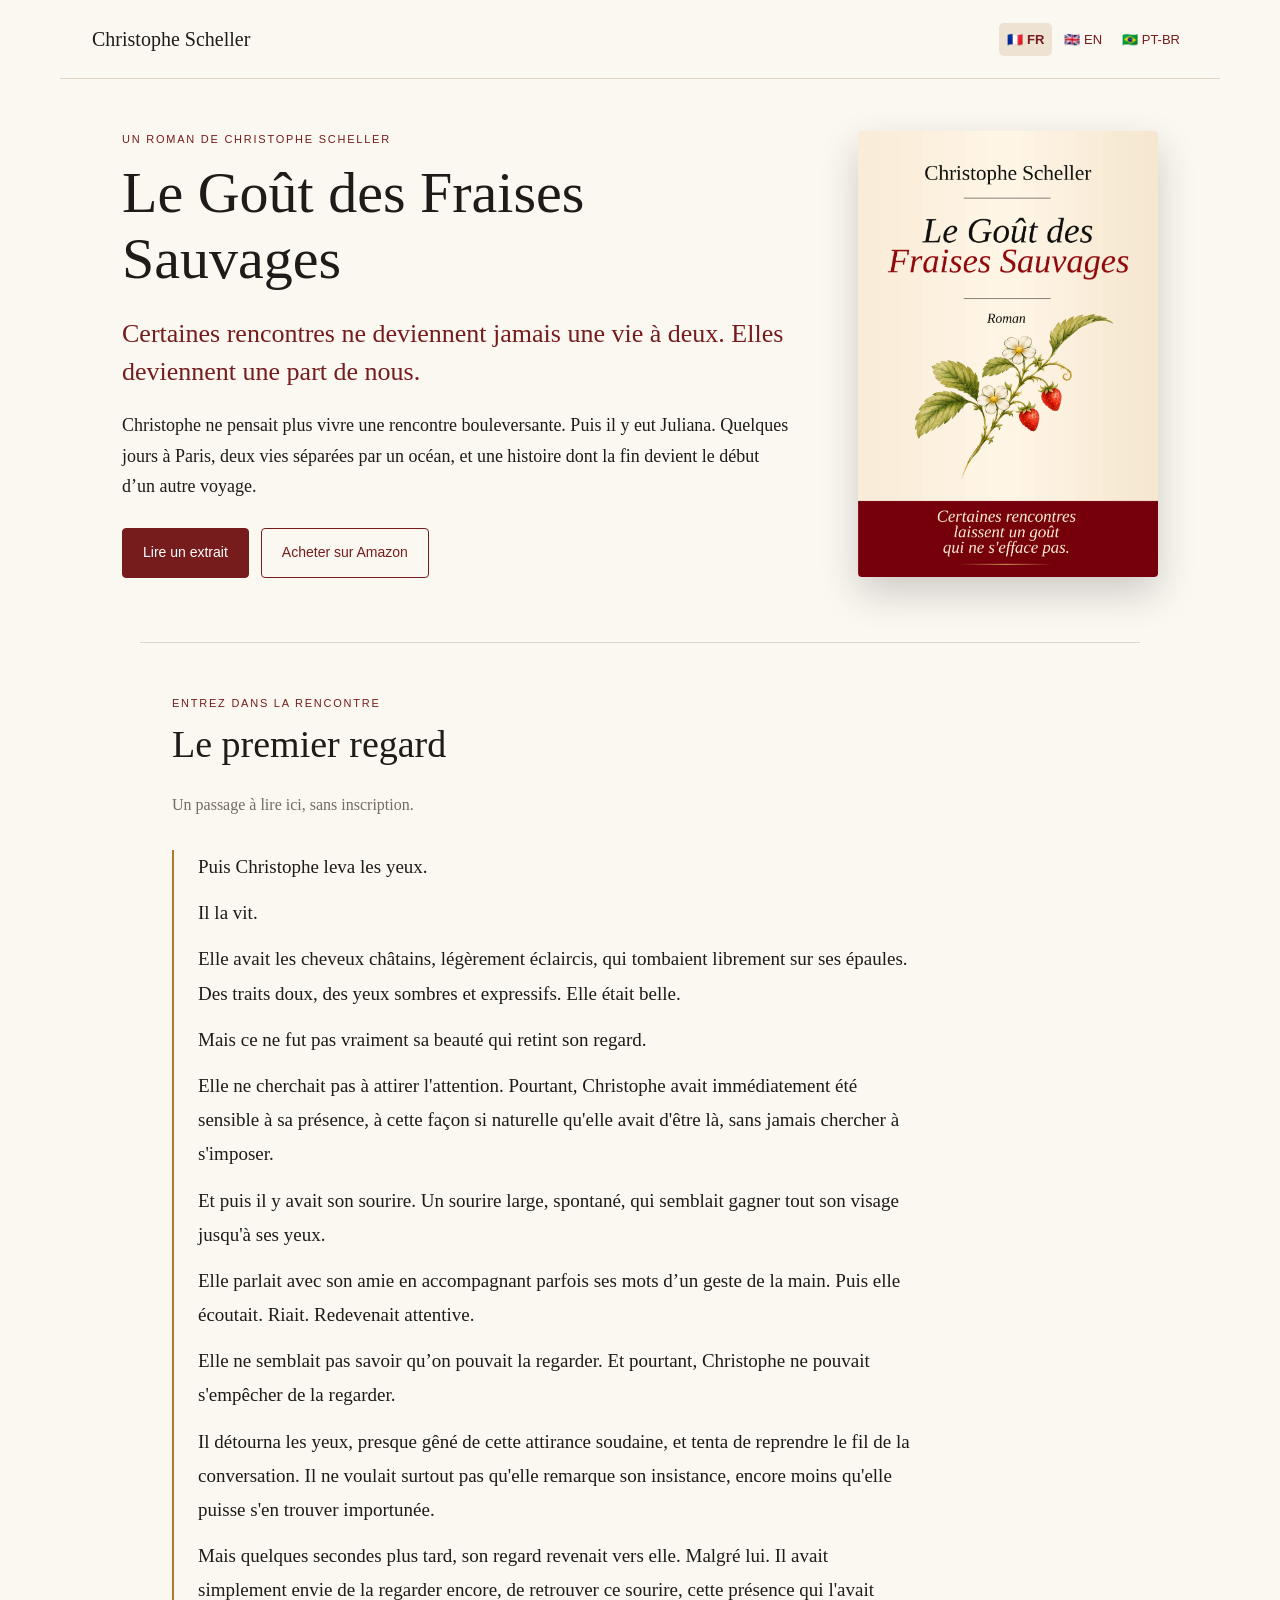
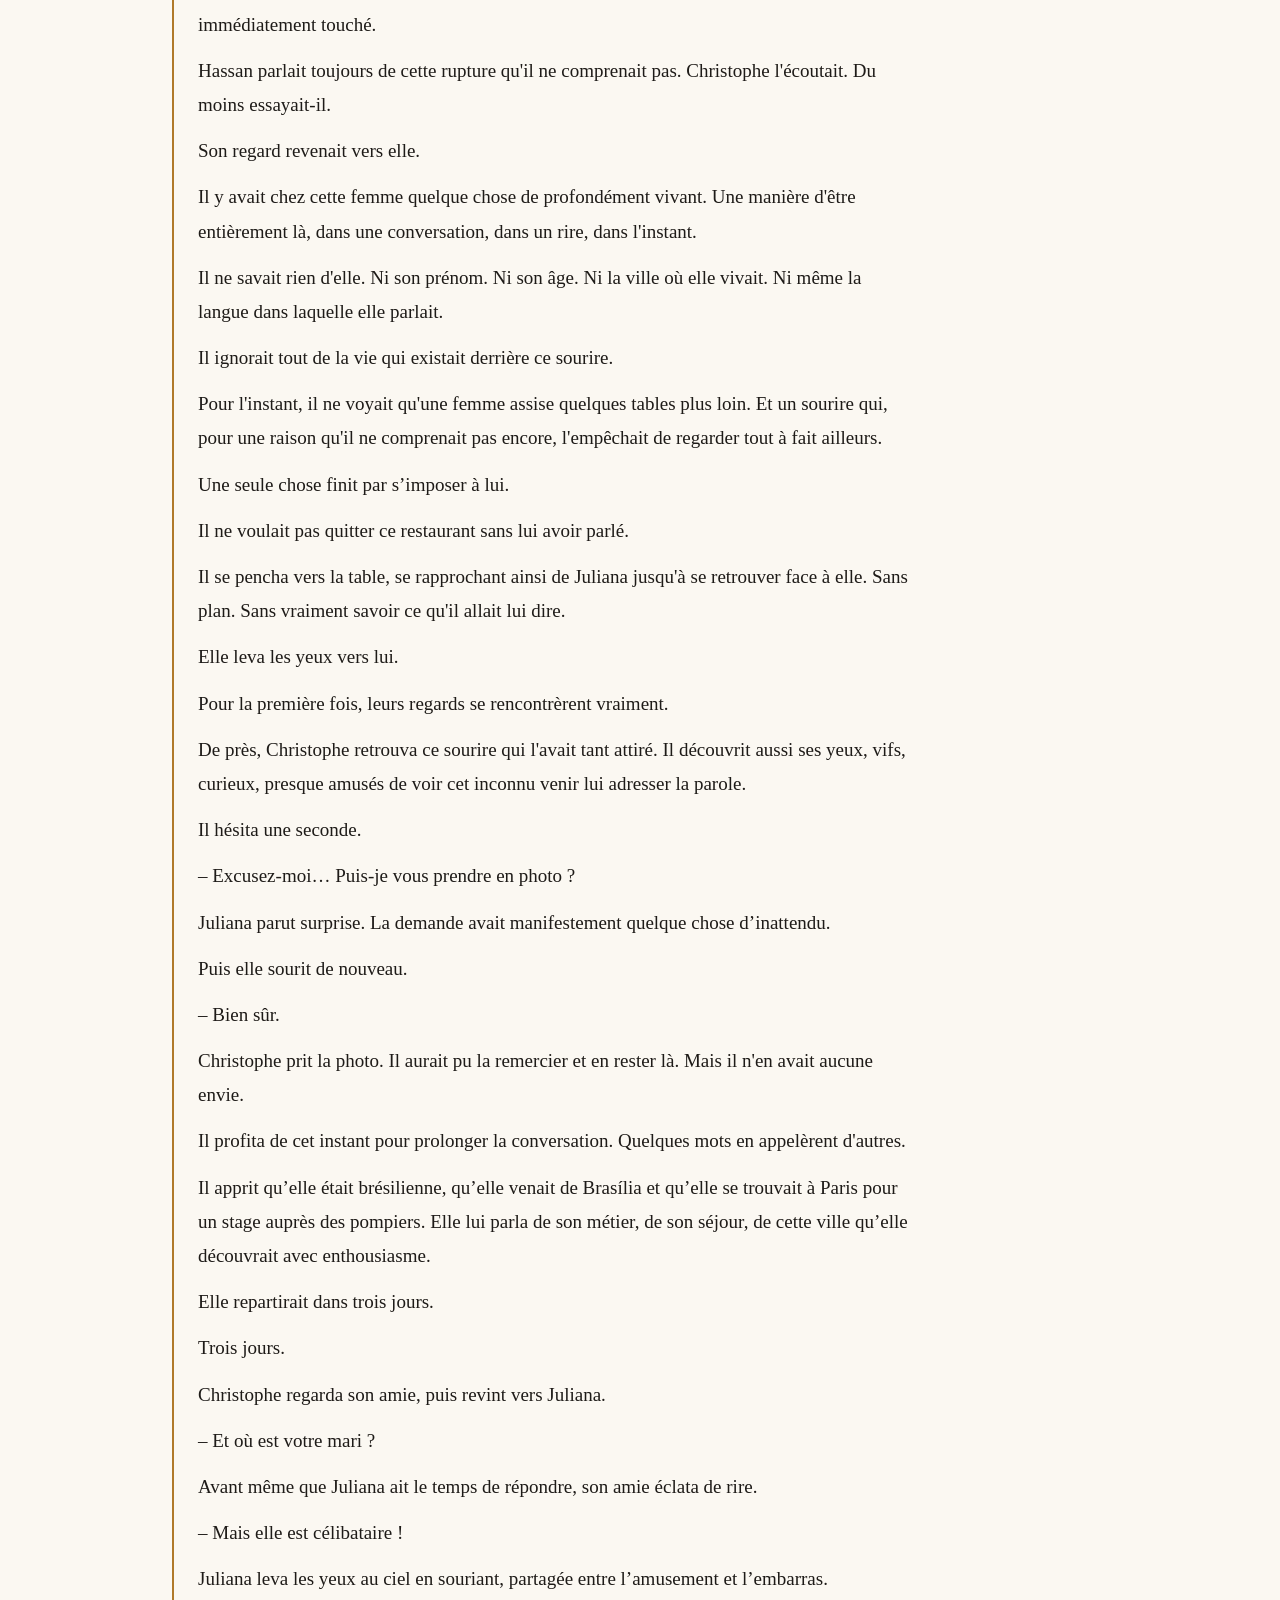
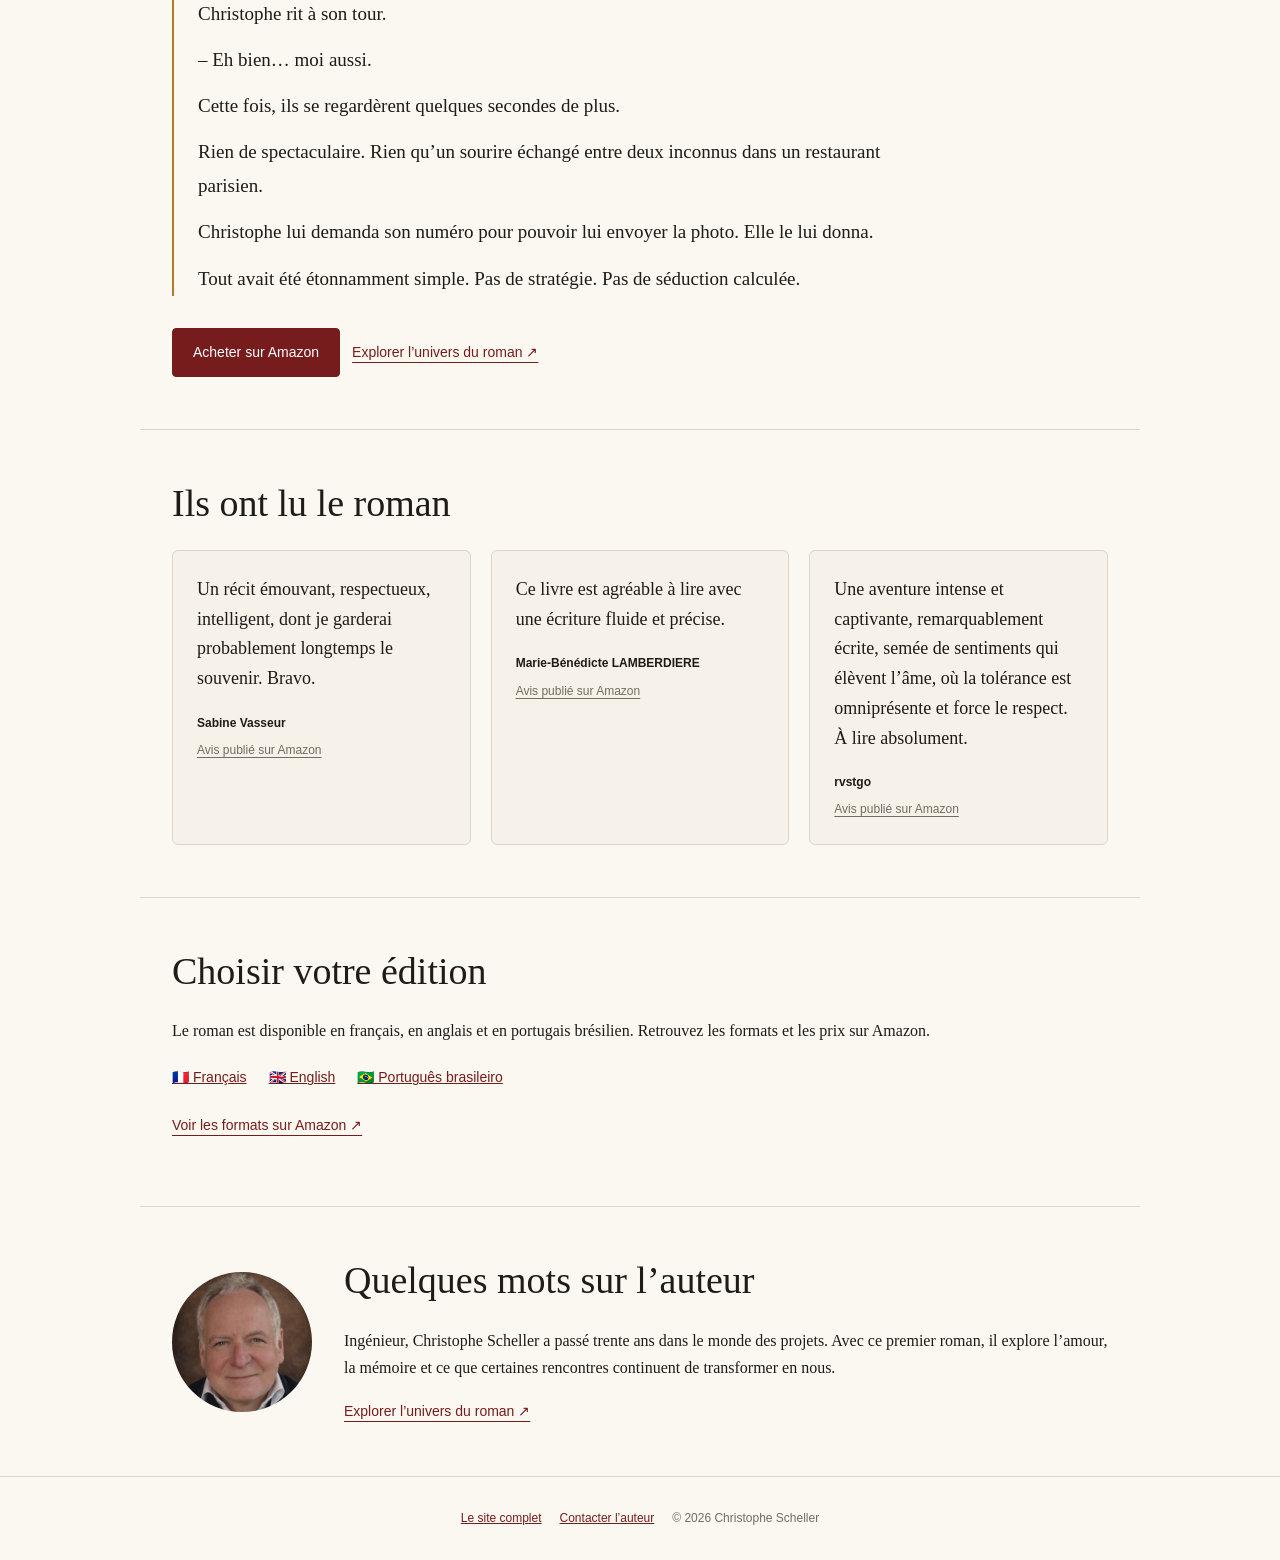
<file: decouvrir/index.html>
<!doctype html>
<html lang="fr"><head><meta charset="utf-8"><meta name="viewport" content="width=device-width, initial-scale=1"><title>Le Goût des Fraises Sauvages — Christophe Scheller</title><meta name="description" content="Christophe ne pensait plus vivre une rencontre bouleversante. Puis il y eut Juliana. Quelques jours à Paris, deux vies séparées par un océan, et une histoire dont la fin devient le début d’un autre voyage."><link rel="canonical" href="https://christophescheller.fr/decouvrir/"><link rel="alternate" hreflang="fr" href="https://christophescheller.fr/decouvrir/"><link rel="alternate" hreflang="en" href="https://christophescheller.fr/en/decouvrir/"><link rel="alternate" hreflang="pt-BR" href="https://christophescheller.fr/pt-br/decouvrir/"><link rel="alternate" hreflang="x-default" href="https://christophescheller.fr/decouvrir/"><meta property="og:type" content="book"><meta property="og:title" content="Le Goût des Fraises Sauvages"><meta property="og:description" content="Certaines rencontres ne deviennent jamais une vie à deux. Elles deviennent une part de nous."><meta property="og:url" content="https://christophescheller.fr/decouvrir/"><meta property="og:image" content="https://christophescheller.fr/assets/couverture-actuelle-fr-v4.png"><link rel="stylesheet" href="../assets/campagne.css?v=20261117-couverture-retenue"></head>
<body><header class="campaign-header"><a class="campaign-brand" href="../index.html">Christophe Scheller</a><nav class="campaign-language" aria-label="Choisir la langue"><a href="index.html" lang="fr" aria-current="page">🇫🇷 FR</a><a href="../en/decouvrir/index.html" lang="en">🇬🇧 EN</a><a href="../pt-br/decouvrir/index.html" lang="pt-BR">🇧🇷 PT-BR</a></nav></header>
<main><section class="campaign-hero"><div class="campaign-copy"><p class="campaign-eyebrow">Un roman de Christophe Scheller</p><h1>Le Goût des Fraises Sauvages</h1><p class="campaign-signature">Certaines rencontres ne deviennent jamais une vie à deux. Elles deviennent une part de nous.</p><p class="campaign-summary">Christophe ne pensait plus vivre une rencontre bouleversante. Puis il y eut Juliana. Quelques jours à Paris, deux vies séparées par un océan, et une histoire dont la fin devient le début d’un autre voyage.</p><div class="campaign-actions"><a class="campaign-button primary" href="#lire">Lire un extrait</a><a class="campaign-button" href="https://www.amazon.fr/dp/B0H6JQLMPZ" target="_blank" rel="noopener">Acheter sur Amazon</a></div></div><figure class="campaign-cover current-cover-frame"><img class="campaign-cover-image current-cover-front" src="../assets/couverture-actuelle-fr-v4.png" alt="Couverture du roman Le Goût des Fraises Sauvages de Christophe Scheller" width="2048" height="1436" fetchpriority="high"></figure></section>
<section class="campaign-section" id="lire"><p class="campaign-eyebrow">Entrez dans la rencontre</p><h2>Le premier regard</h2><p class="campaign-muted">Un passage à lire ici, sans inscription.</p><blockquote class="campaign-excerpt"><p>Puis Christophe leva les yeux.</p><p>Il la vit.</p><p>Elle avait les cheveux châtains, légèrement éclaircis, qui tombaient librement sur ses épaules. Des traits doux, des yeux sombres et expressifs. Elle était belle.</p><p>Mais ce ne fut pas vraiment sa beauté qui retint son regard.</p><p>Elle ne cherchait pas à attirer l&#x27;attention. Pourtant, Christophe avait immédiatement été sensible à sa présence, à cette façon si naturelle qu&#x27;elle avait d&#x27;être là, sans jamais chercher à s&#x27;imposer.</p><p>Et puis il y avait son sourire. Un sourire large, spontané, qui semblait gagner tout son visage jusqu&#x27;à ses yeux.</p><p>Elle parlait avec son amie en accompagnant parfois ses mots d’un geste de la main. Puis elle écoutait. Riait. Redevenait attentive.</p><p>Elle ne semblait pas savoir qu’on pouvait la regarder. Et pourtant, Christophe ne pouvait s&#x27;empêcher de la regarder.</p><p>Il détourna les yeux, presque gêné de cette attirance soudaine, et tenta de reprendre le fil de la conversation. Il ne voulait surtout pas qu&#x27;elle remarque son insistance, encore moins qu&#x27;elle puisse s&#x27;en trouver importunée.</p><p>Mais quelques secondes plus tard, son regard revenait vers elle. Malgré lui. Il avait simplement envie de la regarder encore, de retrouver ce sourire, cette présence qui l&#x27;avait immédiatement touché.</p><p>Hassan parlait toujours de cette rupture qu&#x27;il ne comprenait pas. Christophe l&#x27;écoutait. Du moins essayait-il.</p><p>Son regard revenait vers elle.</p><p>Il y avait chez cette femme quelque chose de profondément vivant. Une manière d&#x27;être entièrement là, dans une conversation, dans un rire, dans l&#x27;instant.</p><p>Il ne savait rien d&#x27;elle. Ni son prénom. Ni son âge. Ni la ville où elle vivait. Ni même la langue dans laquelle elle parlait.</p><p>Il ignorait tout de la vie qui existait derrière ce sourire.</p><p>Pour l&#x27;instant, il ne voyait qu&#x27;une femme assise quelques tables plus loin. Et un sourire qui, pour une raison qu&#x27;il ne comprenait pas encore, l&#x27;empêchait de regarder tout à fait ailleurs.</p><p>Une seule chose finit par s’imposer à lui.</p><p>Il ne voulait pas quitter ce restaurant sans lui avoir parlé.</p><p>Il se pencha vers la table, se rapprochant ainsi de Juliana jusqu&#x27;à se retrouver face à elle. Sans plan. Sans vraiment savoir ce qu&#x27;il allait lui dire.</p><p>Elle leva les yeux vers lui.</p><p>Pour la première fois, leurs regards se rencontrèrent vraiment.</p><p>De près, Christophe retrouva ce sourire qui l&#x27;avait tant attiré. Il découvrit aussi ses yeux, vifs, curieux, presque amusés de voir cet inconnu venir lui adresser la parole.</p><p>Il hésita une seconde.</p><p>– Excusez-moi… Puis-je vous prendre en photo ?</p><p>Juliana parut surprise. La demande avait manifestement quelque chose d’inattendu.</p><p>Puis elle sourit de nouveau.</p><p>– Bien sûr.</p><p>Christophe prit la photo. Il aurait pu la remercier et en rester là. Mais il n&#x27;en avait aucune envie.</p><p>Il profita de cet instant pour prolonger la conversation. Quelques mots en appelèrent d&#x27;autres.</p><p>Il apprit qu’elle était brésilienne, qu’elle venait de Brasília et qu’elle se trouvait à Paris pour un stage auprès des pompiers. Elle lui parla de son métier, de son séjour, de cette ville qu’elle découvrait avec enthousiasme.</p><p>Elle repartirait dans trois jours.</p><p>Trois jours.</p><p>Christophe regarda son amie, puis revint vers Juliana.</p><p>– Et où est votre mari ?</p><p>Avant même que Juliana ait le temps de répondre, son amie éclata de rire.</p><p>– Mais elle est célibataire !</p><p>Juliana leva les yeux au ciel en souriant, partagée entre l’amusement et l’embarras. Christophe rit à son tour.</p><p>– Eh bien… moi aussi.</p><p>Cette fois, ils se regardèrent quelques secondes de plus.</p><p>Rien de spectaculaire. Rien qu’un sourire échangé entre deux inconnus dans un restaurant parisien.</p><p>Christophe lui demanda son numéro pour pouvoir lui envoyer la photo. Elle le lui donna.</p><p>Tout avait été étonnamment simple. Pas de stratégie. Pas de séduction calculée.</p></blockquote><div class="campaign-actions"><a class="campaign-button primary" href="https://www.amazon.fr/dp/B0H6JQLMPZ" target="_blank" rel="noopener">Acheter sur Amazon</a><a class="campaign-text-link" href="../index.html#extraits">Explorer l’univers du roman ↗</a></div></section>
<section class="campaign-section campaign-reader-section"><h2>Ils ont lu le roman</h2><div class="campaign-reviews"><figure class="campaign-review"><blockquote><p>Un récit émouvant, respectueux, intelligent, dont je garderai probablement longtemps le souvenir. Bravo.</p></blockquote><figcaption><strong>Sabine Vasseur</strong><a href="https://www.amazon.fr/dp/B0H6JQLMPZ#customerReviews" target="_blank" rel="noopener">Avis publié sur Amazon</a></figcaption></figure><figure class="campaign-review"><blockquote><p>Ce livre est agréable à lire avec une écriture fluide et précise.</p></blockquote><figcaption><strong>Marie-Bénédicte LAMBERDIERE</strong><a href="https://www.amazon.fr/dp/B0H6JQLMPZ#customerReviews" target="_blank" rel="noopener">Avis publié sur Amazon</a></figcaption></figure><figure class="campaign-review"><blockquote><p>Une aventure intense et captivante, remarquablement écrite, semée de sentiments qui élèvent l’âme, où la tolérance est omniprésente et force le respect. À lire absolument.</p></blockquote><figcaption><strong>rvstgo</strong><a href="https://www.amazon.fr/dp/B0H6JQLMPZ#customerReviews" target="_blank" rel="noopener">Avis publié sur Amazon</a></figcaption></figure></div></section>
<section class="campaign-section"><h2>Choisir votre édition</h2><p>Le roman est disponible en français, en anglais et en portugais brésilien. Retrouvez les formats et les prix sur Amazon.</p><div class="campaign-editions"><a href="https://www.amazon.fr/dp/B0H6JQLMPZ" target="_blank" rel="noopener" lang="fr">🇫🇷 Français</a><a href="https://www.amazon.fr/dp/B0H6MMX7SH" target="_blank" rel="noopener" lang="en">🇬🇧 English</a><a href="https://www.amazon.fr/dp/B0H6MTT7H8" target="_blank" rel="noopener" lang="pt-BR">🇧🇷 Português brasileiro</a></div><p><a class="campaign-text-link" href="https://www.amazon.fr/dp/B0H6JQLMPZ" target="_blank" rel="noopener">Voir les formats sur Amazon ↗</a></p></section>
<section class="campaign-section campaign-author"><img src="../assets/christophe-scheller.jpg" alt="Christophe Scheller" width="160" height="160" loading="lazy"><div><h2>Quelques mots sur l’auteur</h2><p>Ingénieur, Christophe Scheller a passé trente ans dans le monde des projets. Avec ce premier roman, il explore l’amour, la mémoire et ce que certaines rencontres continuent de transformer en nous.</p><a class="campaign-text-link" href="../index.html">Explorer l’univers du roman ↗</a></div></section></main>
<footer class="campaign-footer"><a href="../index.html">Le site complet</a><a href="mailto:christophe.scheller@gmail.com">Contacter l’auteur</a><span>© 2026 Christophe Scheller</span></footer>
<!-- Cloudflare Web Analytics --><script type="module" src="https://static.cloudflareinsights.com/beacon.min.js" data-cf-beacon='{"token": "4d6f03d2fbf64516ad3363372d7a90b8"}'></script><!-- End Cloudflare Web Analytics -->
</body></html>
</file>
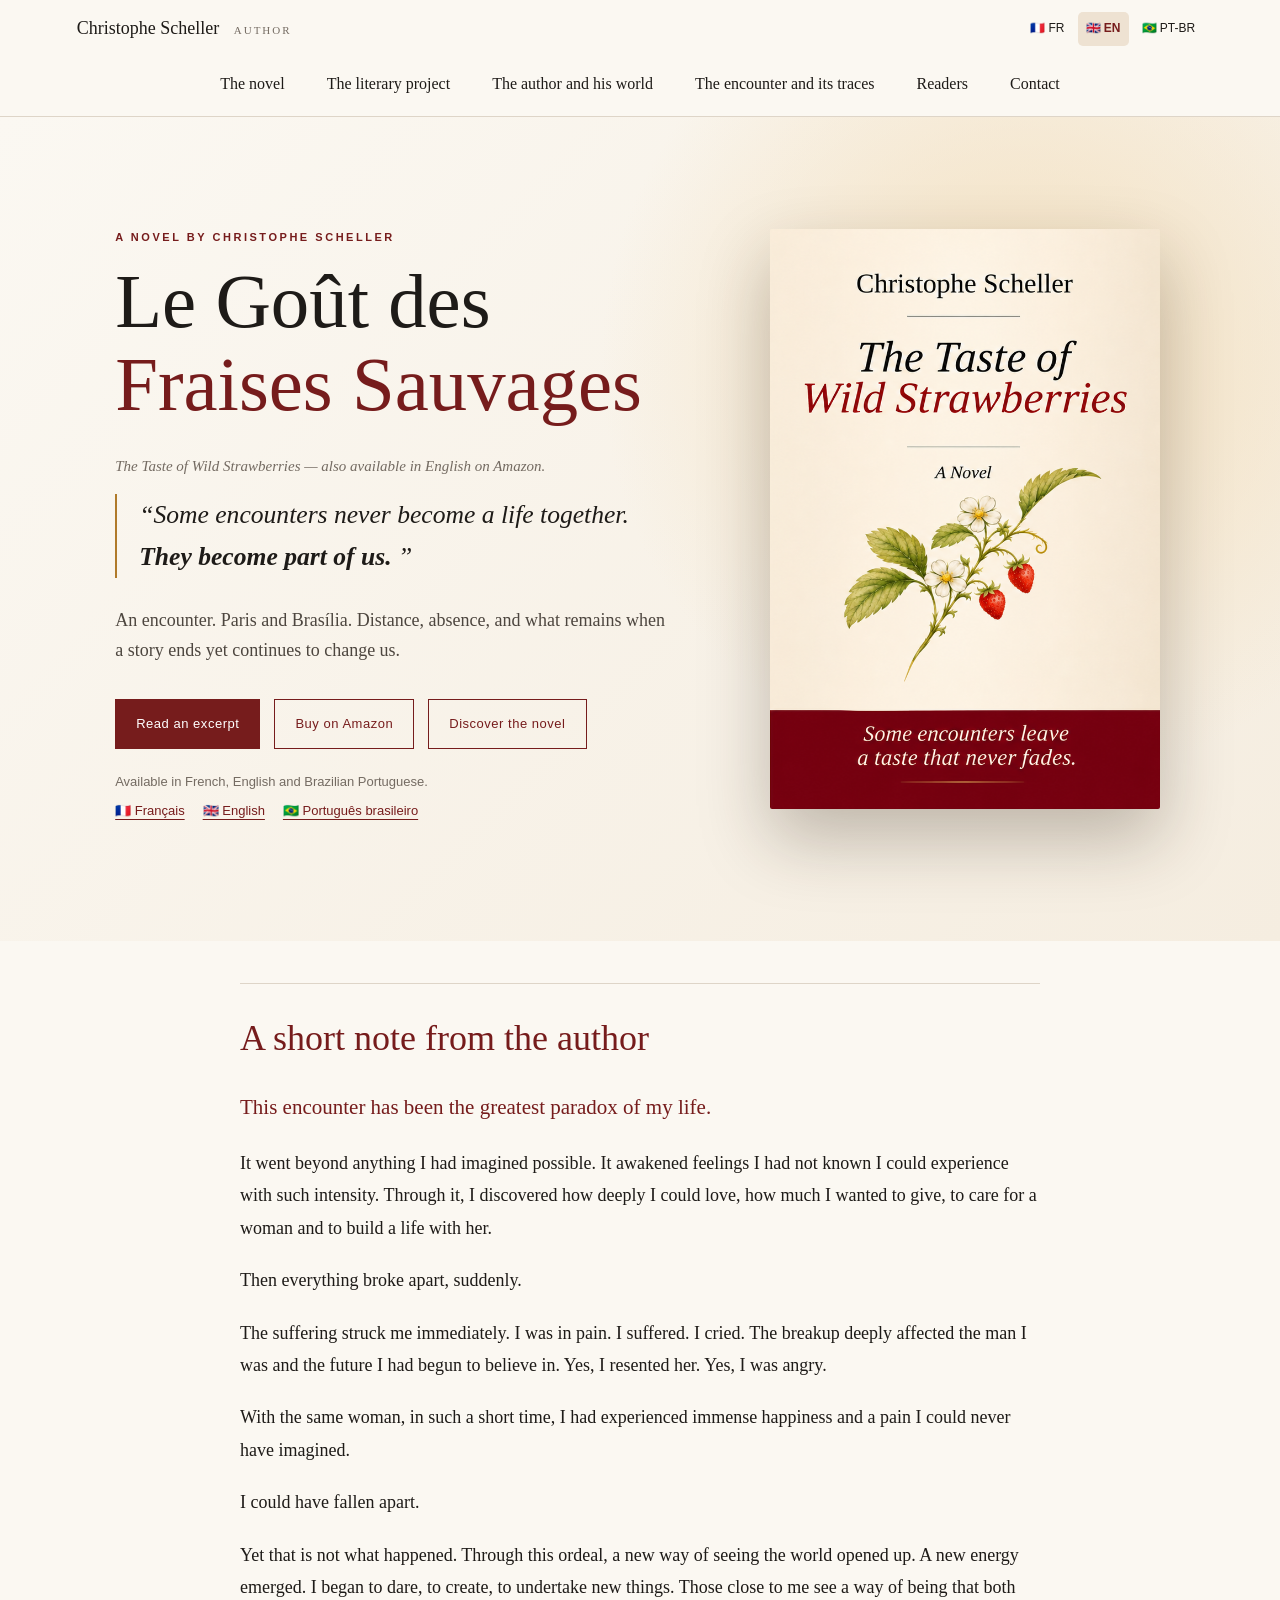
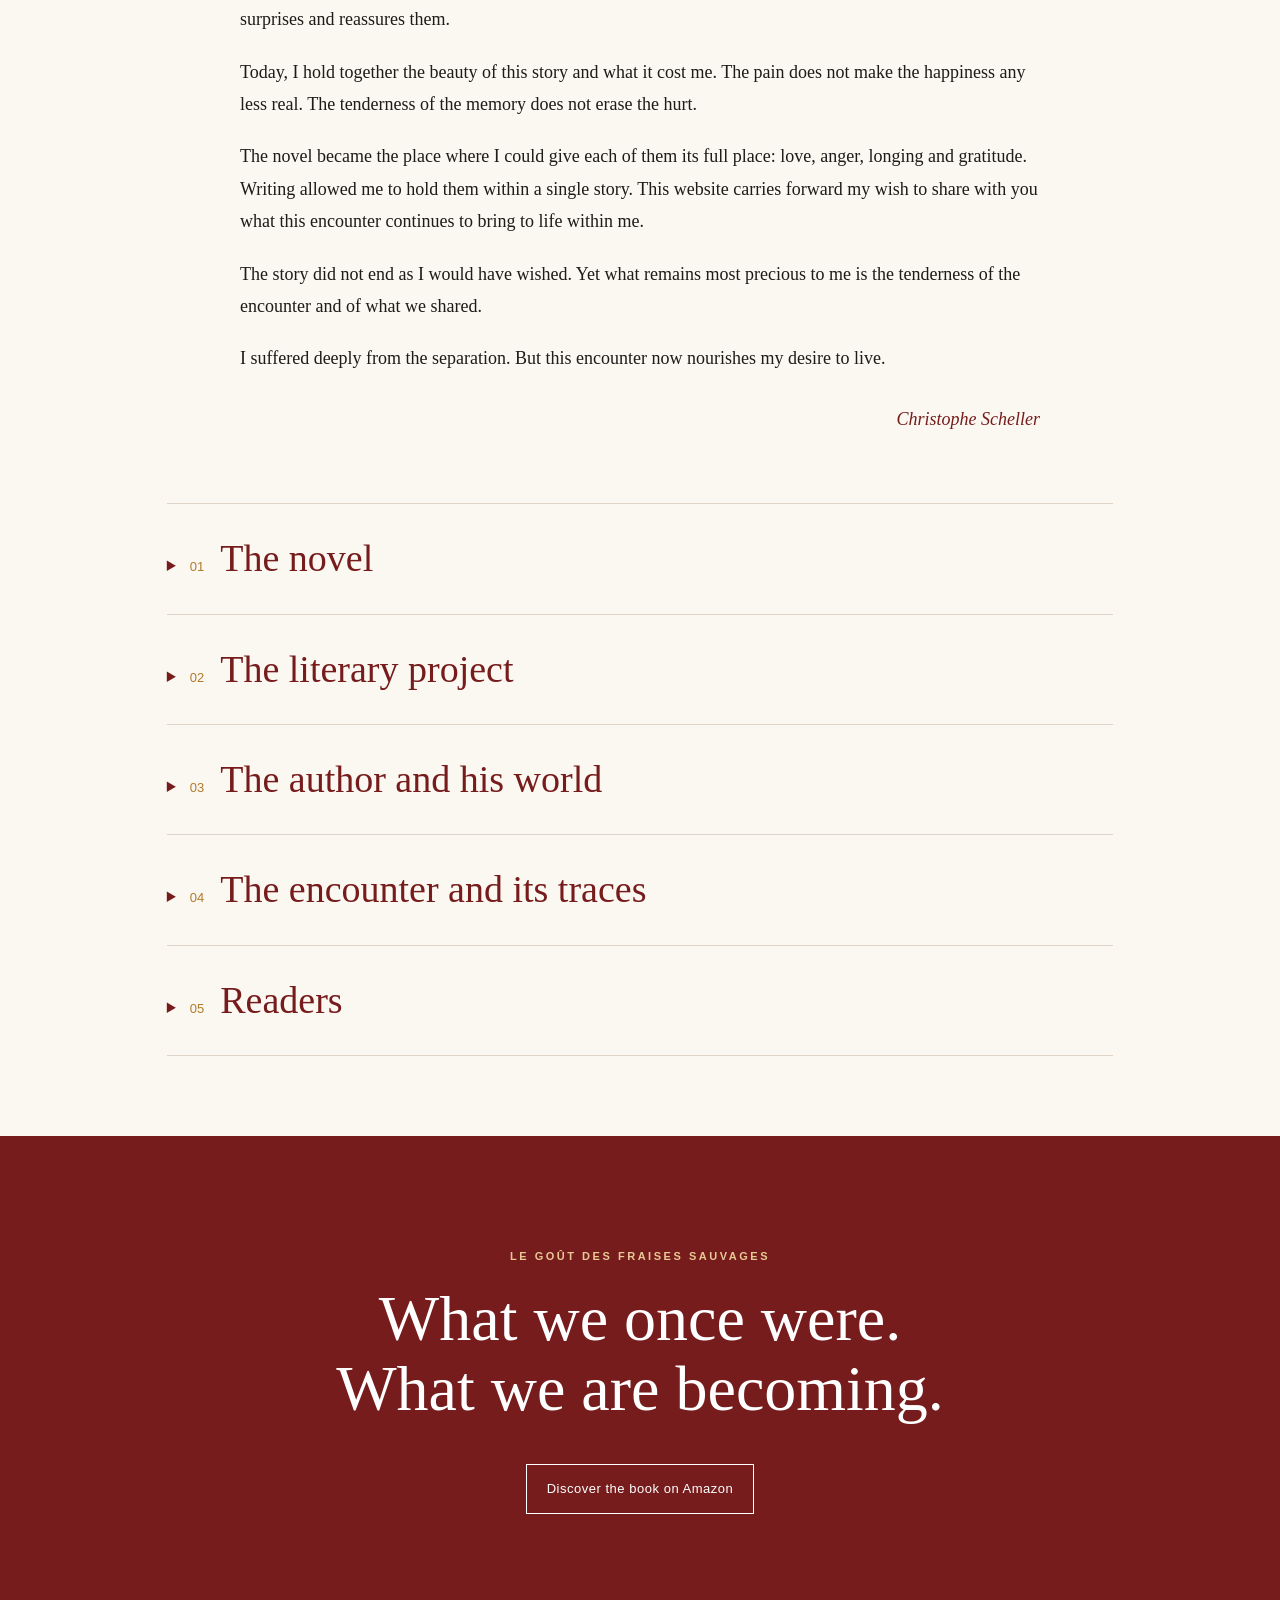
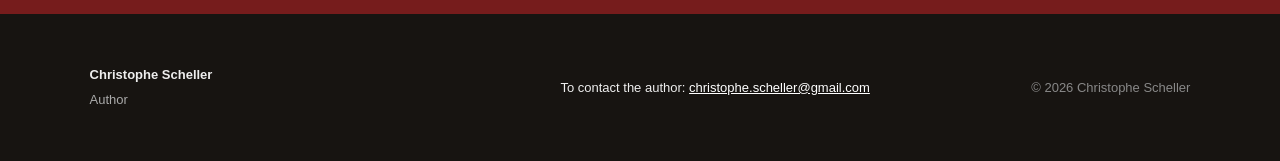
<file: en/index.html>
<!doctype html>
<html lang="en">

<head>
  <meta charset="utf-8">
  <meta name="viewport" content="width=device-width,initial-scale=1">

  <title>Le Goût des Fraises Sauvages | Christophe Scheller</title>

  <meta name="description" content="Discover Le Goût des Fraises Sauvages, a novel by Christophe Scheller about an unforgettable encounter between Paris and Brasília, love, absence and transformation.">

  <meta property="og:title" content="Le Goût des Fraises Sauvages | Christophe Scheller">

  <meta property="og:description" content="Some encounters never become a life together. They become part of us.">

  <meta property="og:image" content="https://christophescheller.fr/assets/couverture-actuelle-en-v4.png">

  <meta property="og:url" content="https://christophescheller.fr/en/">

  <meta property="og:type" content="book">

  <link rel="canonical" href="https://christophescheller.fr/en/">

  <link rel="stylesheet" href="../style.css?v=20261117-couverture-retenue">

  <script type="application/ld+json">
  {
    "@context": "https://schema.org",
    "@type": "Book",
    "name": "Le Goût des Fraises Sauvages",
    "author": {
      "@type": "Person",
      "name": "Christophe Scheller",
      "url": "https://christophescheller.fr/"
    },
    "isbn": "9791098723100",
    "inLanguage": "fr",
    "url": "https://christophescheller.fr/",
    "sameAs": "https://www.amazon.fr/dp/B0H6JQLMPZ"
  }
  </script>
<link rel="alternate" hreflang="fr" href="https://christophescheller.fr/"><link rel="alternate" hreflang="en" href="https://christophescheller.fr/en/"><link rel="alternate" hreflang="pt-BR" href="https://christophescheller.fr/pt-br/"><link rel="alternate" hreflang="x-default" href="https://christophescheller.fr/"><meta property="og:locale" content="en_GB"></head>

<body>

<header>

  <a class="brand" href="#top">
    Christophe Scheller
    <span> Author </span>
  </a>

  <nav aria-label="Main navigation">
    <a href="#roman">The novel</a>
    <a href="#projet">The literary project</a>
    <a href="#auteur">The author and his world</a>
    <a href="#rencontre">The encounter and its traces</a>
    <a href="#lecteurs">Readers</a>
    <a href="#contact">Contact</a>
  </nav>

<div class="language-switcher" role="group" aria-label="Choose language"><a href="../index.html" lang="fr" aria-label="Français">🇫🇷 FR</a><a href="index.html" lang="en" aria-label="English" aria-current="page">🇬🇧 EN</a><a href="../pt-br/index.html" lang="pt-BR" aria-label="Português brasileiro">🇧🇷 PT-BR</a></div></header>


<main id="top">
<section class="hero">

  <div class="hero-copy">

    <p class="eyebrow"> A NOVEL BY CHRISTOPHE SCHELLER </p>

    <h1>
      Le Goût des<br>
      <em>Fraises Sauvages</em>
    </h1>

    <p class="edition-note">The Taste of Wild Strawberries — also available in English on Amazon.</p><blockquote> “Some encounters never become a life together. <br>
      <strong> They become part of us. </strong> ” </blockquote>

    <p class="lead"> An encounter. Paris and Brasília. Distance, absence, and what remains when a story ends yet continues to change us. </p>

    <div class="actions">

      <a class="button primary" href="#premier-extrait">Read an excerpt</a><a class="button" target="_blank" rel="noopener" href="https://www.amazon.fr/dp/B0H6MMX7SH"> Buy on Amazon </a>

    <a class="button" href="#roman"> Discover the novel </a>

      </div>

  <div class="book-editions"><p>Available in French, English and Brazilian Portuguese.</p><div class="edition-links"><a href="https://www.amazon.fr/dp/B0H6JQLMPZ" target="_blank" rel="noopener" lang="fr">🇫🇷 Français</a><a href="https://www.amazon.fr/dp/B0H6MMX7SH" target="_blank" rel="noopener" lang="en">🇬🇧 English</a><a href="https://www.amazon.fr/dp/B0H6MTT7H8" target="_blank" rel="noopener" lang="pt-BR">🇧🇷 Português brasileiro</a></div></div></div>

  <div class="cover-wrap">

    <img class="cover current-cover-front" src="../assets/couverture-actuelle-en-v4.png" alt="Cover of The Taste of Wild Strawberries by Christophe Scheller" width="1498" height="1050">

  </div>

</section>
<section id="note-auteur" class="author-note" aria-labelledby="note-auteur-title"><div class="author-note-inner"><h2 id="note-auteur-title">A short note from the author</h2><p class="author-note-opening">This encounter has been the greatest paradox of my life.</p><p>It went beyond anything I had imagined possible. It awakened feelings I had not known I could experience with such intensity. Through it, I discovered how deeply I could love, how much I wanted to give, to care for a woman and to build a life with her.</p><p>Then everything broke apart, suddenly.</p><p>The suffering struck me immediately. I was in pain. I suffered. I cried. The breakup deeply affected the man I was and the future I had begun to believe in. Yes, I resented her. Yes, I was angry.</p><p>With the same woman, in such a short time, I had experienced immense happiness and a pain I could never have imagined.</p><p>I could have fallen apart.</p><p>Yet that is not what happened. Through this ordeal, a new way of seeing the world opened up. A new energy emerged. I began to dare, to create, to undertake new things. Those close to me see a way of being that both surprises and reassures them.</p><p>Today, I hold together the beauty of this story and what it cost me. The pain does not make the happiness any less real. The tenderness of the memory does not erase the hurt.</p><p>The novel became the place where I could give each of them its full place: love, anger, longing and gratitude. Writing allowed me to hold them within a single story. This website carries forward my wish to share with you what this encounter continues to bring to life within me.</p><p>The story did not end as I would have wished. Yet what remains most precious to me is the tenderness of the encounter and of what we shared.</p><p>I suffered deeply from the separation. But this encounter now nourishes my desire to live.</p><p class="author-note-signature"><em>Christophe Scheller</em></p></div></section>
<div class="site-chapters"><section id="roman" class="site-chapter"><details class="site-major"><summary><span class="chapter-number" aria-hidden="true">01</span><h2>The novel</h2></summary><div class="site-major-content"><details class="site-subchapter" id="presentation-roman"><summary><h3>About the book</h3></summary><div class="site-subcontent"><section class="roman">

  <div class="narrow">

    <p class="eyebrow"> THE NOVEL </p>

    <h2> Can a story leave a profound mark on us when it barely had time to exist? </h2>

    <figure class="full-book-cover"><img src="../assets/couverture-actuelle-en-v4.png" alt="The chosen full cover: an ivory background, black and burgundy title, strawberry plant and burgundy band, with the author’s portrait on the back." loading="lazy" width="1498" height="1050"><figcaption>The book’s full cover, front and back</figcaption></figure><p> Christophe no longer expected to meet someone who could turn his life upside down. </p>

    <p class="pivot"> Then came Juliana. </p>

    <p> A few days in Paris. An unexpected sense of connection. And soon, the distance between Paris and Brasília, the silences, the waiting, and the strange impossibility of fully living a story that nevertheless refuses to fade. </p>

    <p> Because some encounters never become a life together. <strong> They become part of us. </strong>
    </p>

    <p>
      <em>Le Goût des Fraises Sauvages</em>  tells the story of what remains when a relationship ends but what it awakened lives on. </p>

    <p> Through memory, longing, desire, letting go and rebuilding, Christophe gradually tries to understand why some people pass through our lives for only a few moments yet leave a lasting mark. </p>

    <p> An intimate novel about love, absence and those encounters that sometimes force us to see who we were — and who we might still become — in a different light. </p>

    <p class="note"> Inspired by a true story,  <em>Le Goût des Fraises Sauvages</em>  explores the fragile boundary between what we actually lived, what we hoped to live, and what remains despite everything. </p>

    <p><a class="text-link" href="#evolutions"> Discover the latest revisions to the novel → </a></p>

  <p><a class="text-link" href="#projet">Explore the novel’s project →</a></p></div>

<!-- WHEN A LOVE STORY BECOMES A NEW BEGINNING -->
<section class="renaissance" aria-labelledby="renaissance-title">
  <div class="renaissance-inner">

    <p class="eyebrow">BEYOND THE LOVE STORY</p>

    <h2 id="renaissance-title">
      When a Love Story Becomes a New Beginning
    </h2>

    <p class="renaissance-question">
      What if the most beautiful love stories are not necessarily
      the ones that last, but the ones that inspire us
      to live differently?
    </p>

    <div class="renaissance-text">

      <p>
        <em>The Taste of Wild Strawberries</em> tells the story
        of an impossible love. An intense encounter, a few days
        of happiness, followed by distance, absence, and the pain
        of a future that could never be lived.
      </p>

      <p class="renaissance-transition">
        But above all, this novel tells another story.
      </p>

      <p>
        It tells how a single encounter can transform a life,
        awaken emotions we thought we had forgotten, and give rise
        to a new energy, even in the midst of suffering.
        How longing can gradually give way to self-discovery,
        to the desire to create, to share, to love again,
        and simply to the joy of feeling alive.
      </p>

      <p>
        Not every love story is destined to become a life together.
        Some offer us something unexpected: a different way
        of seeing the world, other people, and ourselves.
      </p>

    </div>

    <p class="renaissance-conclusion">
      This is not the story of a love that failed.
      <strong>
        It is the story of an encounter that succeeded
        in transforming a life.
      </strong>
    </p>

  </div>
</section>

<section class="distance">

  <p>
    PARIS <span>—</span> BRASÍLIA
  </p>

  <h2> There are stories that distance interrupts. <br> And others that it keeps from fading. </h2>

</section>



</section>



</div></details>
<details class="site-subchapter" id="lire-le-roman"><summary><h3>Read the novel</h3></summary>
<div class="site-subcontent"><div class="project-content">
<p>The complete novel is available as a PDF in French. I invite you to explore its pages at your own pace.</p>
<p><a class="button primary" href="../assets/Le-Gout-des-Fraises-Sauvages.pdf?v=63c126a963" target="_blank" rel="noopener" aria-label="Open the French-language novel as a PDF in a new tab">Read the novel in French (PDF)</a></p>
<p>The PDF opens in a new tab. English and Portuguese versions will be added when they become available.</p>
</div></div></details>
<details class="site-subchapter" id="couvertures"><summary><h3>The covers over time</h3></summary>
<div class="site-subcontent cover-history">
<p class="cover-history-intro">Before we read its opening pages, we first encounter a book through its cover. The cover of Le Goût des Fraises Sauvages has evolved along with the text and my own perspective on this story. Here are the stages of that journey, ending with a new idea I am still considering.</p>
<p class="cover-history-hint">Click a cover to enlarge it.</p>
<div class="cover-history-grid"><article class="cover-history-card">
<h4>01 — In the beginning, a personal account</h4>
<img src="../assets/couverture-01-biographie.jpg" alt="Understated first cover: cream background, title and a wild strawberry with golden ornaments." loading="lazy" width="1000" height="1435">
<p>Originally, this book was a biography. Its first cover reflected that intimate character with a very understated design: a pale background, a few golden accents and a wild strawberry. What mattered most was still in the words, in the need to tell the story and understand what I had lived through.</p>
</article><article class="cover-history-card">
<h4>02 — The story becomes a novel</h4>
<img src="../assets/couverture-02-premier-roman.jpg" alt="First novel cover: a couple seen from behind beside the Seine, facing the Eiffel Tower at sunset." loading="lazy" width="657" height="970">
<p>With the first version of the novel, the cover opens onto Paris. Two people, seen from behind, share a moment beside the Seine. The evening light, the Eiffel Tower and the wild strawberries set the scene for their encounter. The image now invites the reader to step into a story.</p>
</article><article class="cover-history-card">
<h4>03 — Watercolour, closer to memory</h4>
<img src="../assets/couverture-03-aquarelle.jpg" alt="Watercolour cover: a couple seen from behind beside the Seine, in pastel colours." loading="lazy" width="658" height="970">
<p>As the novel grew in depth, watercolour emerged as the natural choice. It preserves the scene while softening its outlines, as memory sometimes does. Its colours and lightness feel closer to what I wanted to convey: the tenderness of an encounter, its fragility and the trace it leaves within us.</p>
</article><article class="cover-history-card">
<h4>04 — An idea to explore: the kiss</h4>
<img src="../assets/couverture-04-piste-baiser.jpg" alt="Cover idea: a couple kissing in a Parisian street, surrounded by touches of watercolour." loading="lazy" width="1000" height="1483">
<p>This new cover concept is still an idea I am considering. It evokes Robert Doisneau’s Le Baiser de l’Hôtel de Ville, reimagined through this encounter. After the figures seen from behind, faces appear and the kiss becomes the heart of the image. A more direct way of expressing the tenderness and romantic impulse that run through the novel.</p>
<p class="cover-history-note">Of all the covers I have imagined, this one is by far my favourite. But I will not use it without Juliana’s consent. And out of respect for her, I would not presume to ask her for it. So it will remain a possibility, an image I hold dear.</p>
</article>
<article class="cover-history-card cover-history-final">
<h4>05 — The chosen cover</h4>
<img src="../assets/couverture-actuelle-en-v4.png" alt="The chosen full cover: an ivory background, black and burgundy title, strawberry plant and burgundy band, with the author’s portrait on the back." loading="lazy" width="1498" height="1050">
<p>And in the end, I returned to my first loves. This is the cover I have chosen for the novel.</p>
</article></div>
</div></details><details class="site-subchapter" id="extraits"><summary><h3>Read a few excerpts</h3></summary><div class="site-subcontent"><section class="roman excerpts"><div class="narrow"><p class="eyebrow">READ A FEW PAGES</p><h2 id="extraits-title">Four excerpts to step into the novel</h2><details class="reading-block reading-part" id="premier-extrait"><summary><h4 class="reading-title">The first glance</h4><small>Act I — The encounter</small></summary><div class="excerpt-content"><p class="excerpt-intro">A glance, a smile, then the desire to speak to this stranger.</p><blockquote><p>Then Christophe looked up.</p><p>He saw her.</p><p>Her light brown hair, touched with lighter strands, fell freely over her shoulders. Soft features, dark and expressive eyes. She was beautiful.</p><p>But it was not really her beauty that held his gaze.</p><p>She was not trying to attract attention. Yet Christophe had immediately been drawn to her presence, to that utterly natural way she had of being there, without ever trying to impose herself.</p><p>And then there was her smile. A broad, spontaneous smile that seemed to spread across her whole face, all the way to her eyes.</p><p>She talked with her friend, sometimes accompanying her words with a gesture. Then she listened. Laughed. Became attentive again.</p><p>She seemed unaware that anyone might be watching her. And yet Christophe could not help looking at her.</p><p>He looked away, almost embarrassed by this sudden attraction, and tried to pick up the thread of the conversation. Above all, he did not want her to notice his persistent gaze, still less to feel bothered by it.</p><p>But a few seconds later, his eyes returned to her. Despite himself. He simply wanted to look at her again, to find that smile, that presence that had immediately touched him.</p><p>Hassan was still talking about the breakup he could not understand. Christophe was listening. At least he was trying to.</p><p>His gaze kept returning to her.</p><p>There was something deeply alive about this woman. A way of being wholly there, in a conversation, in a laugh, in the moment.</p><p>He knew nothing about her. Not her name. Not her age. Not the city she lived in. Not even the language she spoke.</p><p>He knew nothing of the life behind that smile.</p><p>For now, all he saw was a woman sitting a few tables away. And a smile that, for a reason he did not yet understand, kept him from looking entirely elsewhere.</p><p>One thing finally became clear to him.</p><p>He did not want to leave this restaurant without having spoken to her.</p><p>He leaned towards the table, moving closer to Juliana until he was facing her. Without a plan. Without really knowing what he was going to say.</p><p>She looked up at him.</p><p>For the first time, their eyes truly met.</p><p>Up close, Christophe found again the smile that had so drawn him in. He also discovered her eyes, bright, curious, almost amused to see this stranger come over to speak to her.</p><p>He hesitated for a second.</p><p>– Excuse me… May I take your photograph?</p><p>Juliana looked surprised. There was clearly something unexpected about the request.</p><p>Then she smiled again.</p><p>– Of course.</p><p>Christophe took the photograph. He could have thanked her and left it at that. But he had no desire to.</p><p>He took the opportunity to keep the conversation going. A few words led to others.</p><p>He learned that she was Brazilian, that she came from Brasília and that she was in Paris for a training course with the firefighters. She told him about her work, her stay, this city she was discovering with such enthusiasm.</p><p>She was leaving in three days.</p><p>Three days.</p><p>Christophe looked at her friend, then back at Juliana.</p><p>– And where is your husband?</p><p>Before Juliana even had time to answer, her friend burst out laughing.</p><p>– But she’s single!</p><p>Juliana rolled her eyes with a smile, caught between amusement and embarrassment. Christophe laughed too.</p><p>– Well… so am I.</p><p>This time, they looked at each other for a few seconds longer.</p><p>Nothing spectacular. Just a smile exchanged between two strangers in a Parisian restaurant.</p><p>Christophe asked for her number so he could send her the photograph. She gave it to him.</p><p>Everything had been astonishingly simple. No strategy. No calculated seduction.</p></blockquote><a class="text-link" target="_blank" rel="noopener" href="https://www.amazon.fr/dp/B0H6MMX7SH">Continue reading on Amazon →</a></div></details><details class="reading-block reading-part"><summary><h4 class="reading-title">A future that already seems to exist</h4><small>Act II — Building a relationship</small></summary><div class="excerpt-content"><p class="excerpt-intro">Between Paris and Brasília, everyday exchanges begin to sketch a future.</p><blockquote><p>Then the conversation resumed. Effortlessly. Without either of them trying to keep it going. It seemed to move forward on its own.</p><p>Christophe sent her a few photographs of his Sunday. His lunch. The cake he had made. Then the Arc de Triomphe in the snow.</p><p>He simply wrote:</p><p>“You missed this.”</p><p>Juliana laughed. In turn, she showed him Brasília’s television tower. They joked about their funny Brazilian Eiffel Tower.</p><p>She promised to take him there for dinner when he came to Brazil. He was already imagining everything he would show her when she returned to Paris.</p><p>The most surprising thing was not that they were talking about the future. It was how naturally that future already seemed to exist.</p><p>They spoke like two people who already knew they would live it together.</p></blockquote><a class="text-link" target="_blank" rel="noopener" href="https://www.amazon.fr/dp/B0H6MMX7SH">Continue reading on Amazon →</a></div></details><details class="reading-block reading-part"><summary><h4 class="reading-title">The questions an encounter leaves behind</h4><small>Prologue</small></summary><div class="excerpt-content"><p class="excerpt-intro">Time and memory sometimes change the meaning of a story.</p><blockquote><p>There are stories we live through without truly understanding them, whose meaning is revealed only much later.</p><p>Some seem to end one evening, at a station, an airport, or in a final message. Yet sometimes they go on living long after they have ended.</p><p>They shift slowly in memory. Return without warning. Change their face with time. Until one day, a question we thought we had put to rest presents itself differently.</p><p>Christophe and Juliana’s story belongs to that category.</p><p>When they met in Paris, nothing seemed likely to bring them together.</p><p>They lived on two continents. Two lives already built. Two lives filled with work, responsibilities and the fragile balances that age eventually imposes.</p><p>Chance gave them only a few days in the same city. A few days that might have been no more than a brief interlude among so many others.</p><p>They were not.</p><p>For a long time, Christophe believed this story had already revealed its meaning to him. He thought he knew where it had begun. Why it had ended. What it had left behind.</p><p>He was wrong.</p><p>Some truths emerge only once silence has returned.</p><p>It sometimes takes a long time to understand what a few weeks have truly changed. And longer still to discover that the questions we were asking may not have been the right ones.</p><p>That is where this story begins.</p></blockquote><a class="text-link" target="_blank" rel="noopener" href="https://www.amazon.fr/dp/B0H6MMX7SH">Continue reading on Amazon →</a></div></details><details class="reading-block reading-part"><summary><h4 class="reading-title">What if Juliana came back?</h4><small>Act VII — Maturity</small></summary><div class="excerpt-content"><p class="excerpt-intro">Some questions do not seek to predict the future. They help us see what has changed within us.</p><blockquote><p>What if Juliana came back?</p><p>For a long time, the answer would have seemed obvious to him.</p><p>He would have gone back to her without hesitation.</p><p>He would have returned to the path he had never truly left in his heart.</p><p>Back then, only one thing mattered.</p><p>Loving her.</p><p>Today, though, the answer no longer seemed so simple.</p><p>Not because he no longer loved her.</p><p>Love had never been the question.</p><p>But Christophe had come to understand that his love for Juliana had not been nourished only by the woman she was.</p><p>It had also been nourished by the love he had believed he received from her.</p><p>By her words. By the place she made for him in her life. By the way she had believed in them.</p><p>He had loved Juliana. And he had deeply loved being loved by her.</p><p>That certainty had nourished his own love far more than he had understood at the time.</p><p>It had given their story a sense of inevitability.</p><p>It had turned an extraordinary encounter into a possible future.</p><p>And something had broken there too.</p><p>Something Christophe had taken a long time to accept.</p><p>The wound.</p><p>For months, he had searched for the reason their story had ended.</p><p>He had tried to understand Juliana.</p><p>Her fears. Her contradictions. The choices she might have faced.</p><p>He had learned to accept that a story could be profoundly true and yet find no place in a life.</p><p>But understanding that did not erase what had happened.</p><p>Then he imagined what that return might look like.</p><p>Not necessarily in Paris. Not at his door.</p><p>Simply in his life.</p><p>If one day her name appeared on his phone again.</p><p>If, behind that name, he heard again the voice he knew by heart.</p><p>And if she simply said to him:</p><p>“Chris... I still love you. I know you&#x27;re the one.”</p><p>For a few seconds, everything he thought he had understood fell away.</p><p>The analyses. The hypotheses. The answers patiently pieced together.</p><p>Only one feeling remained.</p><p>Immediate.</p><p>Almost untouched.</p><p>The heart has its own memory.</p><p>Sometimes it recognises someone before thought has even begun its work.</p><p>Christophe knew that.</p><p>Something within him would recognise Juliana.</p><p>Her smile. Her voice. That tenderness he had loved so much.</p><p>Perhaps even that light he had thought he saw again whenever she appeared on his screen.</p><p>And for a few seconds, perhaps he would simply want to take her in his arms.</p><p>But he now knew that another memory would awaken almost at once.</p><p>The memory of February 4.</p><p>And with it, a question that had never existed before.</p><p>Could he still believe in her love in the same way?</p><p>Not because he would think Juliana was lying.</p><p>Perhaps that was precisely what made the question so difficult.</p><p>She could already have loved him sincerely.</p><p>She could already have sincerely believed in their future.</p><p>And yet she had left.</p><p>Christophe had come to understand that love and the possibility of living that love were not always the same thing.</p><p>That understanding had helped him see their story differently.</p><p>It had even allowed him to imagine that Juliana’s decision might not have been a rejection of him. That perhaps she had simply been unable to choose the life they would have needed to build to live that love.</p><p>But that same understanding also changed what a possible return would mean.</p><p>Once, hearing I love you would have been enough.</p><p>Today, Christophe could still believe her.</p><p>But believing her would no longer be enough.</p></blockquote><a class="text-link" target="_blank" rel="noopener" href="https://www.amazon.fr/dp/B0H6MMX7SH">Continue reading on Amazon →</a></div></details></div></section></div></details><details class="site-subchapter" id="evolutions"><summary><h3>The novel’s latest revisions</h3></summary><div class="site-subcontent"><section class="roman roman-evolutions">
  <div class="narrow">
    <p class="eyebrow"> THROUGH THE REWRITING </p>
    <h2 id="evolutions-title"> The latest revisions to the novel </h2>
    <p> Since the originally published version, I have extensively reworked Le Goût des Fraises Sauvages. I wanted to bring the story more fully to life and explore Christophe’s experience in greater depth, while leaving more room for contradictions and unanswered questions. </p>
    <p> I began by developing the characters and scenes. We learn more about Christophe’s life before the encounter, his habits and his sense of balance. Juliana and Karima also become more vivid through their gestures, expressions and ways of being. My aim was to help readers get to know them better and feel what draws Christophe to each of them. </p>
    <p> Above all, I expanded the development of his relationship with Juliana: their everyday exchanges, the place they make for each other in their lives, their families, learning French, travel preparations and plans for the future. I wanted to show more clearly why Christophe had believed in this story, and how both of them had made it real despite the distance. </p>
    <p> This led me to explore the breakup and its consequences more deeply. The pain is more tangible: the difficult nights, the tears, the cancelled trip, the future he no longer knows how to replace. I also allowed his anger, disappointment and difficulty understanding the silence to emerge. I wanted his journey towards peace to make real room for the wound. </p>
    <p> The story with Karima has also been reworked. Christophe’s indecision is more apparent: unable to choose between two possible lives, he eventually lets her leave without trying to hold her back. This passage gives greater weight to his own responsibility and sheds a different light on how he sees Juliana: he too knows how difficult it is to give up one life in order to choose another. </p>
    <p> Finally, I revised the ending to make Christophe more cautious in his interpretations. He considers several reasons for Juliana’s departure, but accepts that he may never know what really happened within her. His peace no longer depends so much on an explanation he needs to believe. </p>
    <p> I also wanted to show that moving forward could mean rediscovering the pleasure of living, of looking at someone, of loving again one day, while preserving the trace of that encounter. And if Juliana were to return, feelings would no longer be enough: trust, too, would need to be rebuilt. </p>
    <p> Through these changes, I have tried to preserve all the beauty of the story while fully acknowledging what it cost Christophe. The new version expresses this conviction more strongly: a story can have been deeply sincere without managing to become a shared life. And we can retain its value without having to soften its ending. </p>
  </div>
</section>

</div></details>
<details class="site-subchapter" id="roman-qui-grandit"><summary><h3>A novel that keeps growing</h3></summary>
<div class="site-subcontent"><div class="project-content novel-growth">
<h4>Le Goût des Fraises Sauvages — A novel that keeps growing</h4>
<p><em>From version 74 to version 87</em></p>
<p>When I began writing <em>Le Goût des Fraises Sauvages</em>, what I wanted above all was to tell the story of an encounter. A true, beautiful, improbable story that had deeply marked my life, and whose meaning I needed to understand.</p>
<p>At the time, I thought all I would need to do was revisit my memories, recount the events, put emotions into words and, perhaps, find a little peace through writing.</p>
<p>I never imagined this book would come to occupy such a place in my life.</p>
<p><strong>Today, this novel has become something of a baby to me.</strong></p>
<p>I watch it grow, evolve and change. I grow more attached to it every day. And I must admit that bringing it to life has become a real passion.</p>
<p>Every rereading makes me want to go a little further. A scene seems to deserve more depth. A character could be better understood. An emotion could be expressed more accurately. Sometimes, just a few words are enough to give a passage a whole new dimension.</p>
<p>Between versions 74 and 87, this is precisely the work I wanted to continue.</p>
<h5>Bringing the characters more fully to life</h5>
<p>One of my main aims was to make the characters more alive, more present, more fully realised.</p>
<p>I did not want them to be merely the protagonists of a love story. I wanted them to feel real to readers.</p>
<p>I wanted readers to be able to imagine their glances, their smiles, their hesitations. To accompany them through their conversations, their moments of happiness, their doubts. To understand better what brings them together, but also what can pull them apart.</p>
<p>So I revisited many scenes, particularly those of their meeting in Paris, their first moments together, their exchanges and the closeness that developed almost naturally.</p>
<p>I tried to give more space to small gestures, to everyday details, to those seemingly unremarkable moments that, in hindsight, take on immense importance.</p>
<p>Because a story is not simply the sum of its events. It also lives in everything that happens between them.</p>
<p><strong>Have I succeeded in bringing my characters more fully to life? I do not know. That will be for readers to judge. But it was certainly the ambition I had set myself.</strong></p>
<h5>Sharing more of myself, and showing who I am</h5>
<p>This new version also marks an important development: I chose to say much more about myself.</p>
<p>After all, <em>Le Goût des Fraises Sauvages</em> tells a story that is also my own.</p>
<p>In the early versions, I had focused mainly on recounting what had happened between Juliana and Christophe. But as the novel progressed, one thing became clear: to understand what this encounter had meant, readers also needed to know more about the man who had lived through it.</p>
<p>So I gave more space to my personal history, my daily life, my work, my son, my friends, squash, travel and those small pleasures that make life happy.</p>
<p>I wanted to show the man I am, with his convictions, his values, his qualities, but also his contradictions and imperfections.</p>
<p>My attachment to freedom, to respect for others, to intellectual honesty. My preference for sincere relationships. My way of looking for solutions, of believing that compromises are possible, without agreeing to give up what seems essential to me.</p>
<p>And above all, I wanted to make one thing clear: <strong>I was not an unhappy man waiting for an encounter to fill a void in his life.</strong></p>
<p>I was happy. I still am.</p>
<p>Juliana did not come into my life to fix something. She simply awakened a new desire: to share with her a life I already loved.</p>
<p>That distinction mattered deeply to me.</p>
<p>I wanted readers to discover Christophe as he really is. Through him, I wanted them to be able to get to know me, beyond this love story alone.</p>
<h5>Understanding without claiming to explain everything</h5>
<p>Another important part of the work concerned how to tell the ending of this story.</p>
<p>Over time, my perspective changed.</p>
<p>I came to understand that I could try to make sense of the difficulties, the circumstances and the differences between our two lives, without claiming to know what Juliana had truly thought or felt.</p>
<p>I wanted that distinction to be more present in the novel.</p>
<p>To tell what I had lived through, what I had hoped for, what I had understood. But also to acknowledge what still eludes me.</p>
<p>It was no longer about seeking an explanation at any cost, still less about finding someone to blame.</p>
<p>It was about looking at this story with greater distance, respect and, I hope, accuracy.</p>
<h5>A story that lives on</h5>
<p>Between version 74 and version 87, the novel has therefore changed considerably. It has been enriched with scenes, memories and reflections, but also with a deeper understanding of its characters.</p>
<p>I also reworked its rhythm, its transitions, its dialogue and its silences, so that the reading would flow more naturally and the emotions would find their proper place.</p>
<p>I do not know whether I achieved everything I had hoped for.</p>
<p>But I know this work has absorbed me completely.</p>
<p>At times, it led me to revisit happy memories; at others, more painful moments. It also prompted me to reflect on my own convictions, on the way I love and on what I want to preserve in my life.</p>
<p>This novel was born of the need to give an extraordinary encounter a place of its own.</p>
<p>Over successive versions, it has become something even more personal: <strong>a way of sharing not only a story, but also a part of who I am.</strong></p>
<p>And if I keep developing it, it is not because I am desperately searching for a perfect version.</p>
<p>It is simply because I love this book.</p>
<p>Because it has become my baby.</p>
<p>And because, when you love something, you naturally want to see it grow, flourish and become as beautiful as it can be.</p>
<p><strong>I do not know whether this novel will touch many readers. But if, when they close its pages, a few feel they have truly met Christophe and Juliana, then I will have achieved one of my most cherished aims.</strong></p>
</div></div></details>
</div></details></section><section id="projet" class="site-chapter"><details class="site-major"><summary><span class="chapter-number" aria-hidden="true">02</span><h2>The literary project</h2></summary><div class="site-major-content"><p>The book’s intention, its story and a reflection on its writing: a dossier by Christophe Scheller exploring the literary project.</p><details class="site-subchapter" id="parcours"><summary><h3>Why I wrote this book</h3></summary><div class="site-subcontent"><section class="story">

  <div class="story-inner">

    <p class="eyebrow"> FROM THE WORLD OF PROJECTS TO WRITING </p>

    <h2> A book I had never thought of writing… <br>
      <em> but that it had become impossible not to write. </em>
    </h2>

    <div class="story-copy">

      <p class="story-opening"> For thirty years, I worked in a world where we can usually understand problems, analyse constraints and look for solutions. </p>

      <p> Then I encountered something that could not be solved. </p>

      <p class="story-question"> How can someone continue to transform your life when they are no longer part of it? </p>

      <p> I had never imagined writing a book. I am an engineer. I spent most of my professional life analysing, managing projects, making decisions and seeking solutions. </p>

      <p> And then there was an encounter. One that, long after it ended, kept asking me a question no method could answer. </p>

      <p> So I began to write. </p>

      <p class="rhythm"> Not to publish. <br> Not even to tell a story. <br>
        <strong> To understand. </strong>
      </p>

      <p> Little by little, memories became pages. Pages became a story. And the story became a novel. </p>

      <p> A novel about love, memory, absence and those encounters that do not necessarily become a shared life… but can become part of us. </p>

      <p> I do not know what you will find in this book. Perhaps a love story. Perhaps a reflection on memory and what we do with our memories. Or perhaps simply something that reminds you of someone. </p>

      <p> Because we have probably all, at some point, met someone who changed something within us. </p>

      <p> Today, I am happy finally to share this book with those who have known me for a long time — sometimes for several decades — but who may discover here a side of me they know less well. </p>

    </div>

    <figure class="personal-photo strawberry-memory"><img src="../assets/fraises-sauvages.png" alt="Strawberries, including small wild strawberries." loading="lazy" width="852" height="1847"></figure>

    <div class="story-actions">

      <a class="button primary" target="_blank" rel="noopener" href="https://www.linkedin.com/in/christophescheller"> Find me on LinkedIn </a>

      <a class="button" target="_blank" rel="noopener" href="https://www.amazon.fr/dp/B0H6MMX7SH"> Discover the book </a>

    </div>

  </div>

</section>



</div></details><details class="site-subchapter" id="synopsis"><summary><h3>The synopsis</h3></summary><div class="site-subcontent"><div class="project-note"><p>This dossier reveals important plot details, including the ending. To discover the novel without spoilers, start with the excerpts.</p><a class="text-link" href="#extraits">Read the excerpts →</a></div><div class="project-content"><p data-dossier-paragraph="4">In Le Goût des Fraises Sauvages, I tell the story of a mutual love that opens up the possibility of a shared life, and then of how its ending continues to transform the person left behind. Memory, writing and the reconsideration of an earlier relationship accompany this journey. But understanding differently means neither knowing the other person’s whole truth nor erasing the wound.</p><p data-dossier-paragraph="5">Christophe leads a balanced life in Paris, rebuilt after his divorce, between his work as an engineer, his son, his friends and squash. At a dinner with his former wife’s new husband, himself facing a separation, he notices Juliana, a Brazilian military firefighter visiting France for a training placement. Her smile prompts him to speak to her. Only a few days remain before her return to Brasília. They exchange messages, decide to spend an evening together, then part at the airport after a kiss that gives their encounter an unexpected depth.</p><p data-dossier-paragraph="6">Distance does not bring this interlude to a close. For almost three months, their messages, calls and photographs build a daily presence. They tell each other about their work, their families, their worries and the small events of their days. Christophe discovers Juliana’s faith, her tenderness, her courage and the central place of her daughter Esther. Juliana confides her vulnerabilities to him, tells him she feels safe with him and takes an active part in their future. Their love also draws strength from this shared experience: loving and knowing oneself to be loved.</p><p data-dossier-paragraph="7">Meeting again becomes a concrete plan. Christophe books his ticket for February. Juliana prepares to welcome him, arranges her apartment, learns French and imagines the places they will discover together. They discuss other trips, the possibility of marriage and a family. Without yet having shared everyday life under the same roof, they begin to inhabit a shared life inwardly. The narrative even shows Christophe arriving in Brasília, the embrace in the arrivals hall and the apartment door opening. Then his awakening reveals that the scene was a dream: the trip has not yet happened.</p><p data-dossier-paragraph="8">On February 4, a few days before the planned departure, Juliana tells him they cannot be a couple. For Christophe, nothing in their recent exchanges had prepared him for such a sudden ending. The woman who was still arranging his visit seems to have become the one excluding him from that future. He understands the words of the message but cannot connect this decision to the story they were building together. The breakup destroys a plan, a certainty of being chosen and the coherence of his inner world all at once.</p><p data-dossier-paragraph="9">Yet they continue for a while to take care of each other. Juliana considers welcoming him as a friend; Christophe tries to believe they could preserve their encounter in that way. Both eventually recognise that, after what they have experienced, this friendship cannot give the trip a bearable form. Christophe cancels it. The imagined future disappears, while sleepless nights, tears and everyday reflexes make its absence felt. Messages grow less frequent. A few gestures of affection remain, notably on his birthday, before silence occupies an ever greater place.</p><p data-dossier-paragraph="10">Christophe rereads their conversations. He tries to understand how Juliana could see him as the man of her life while doubting the life they could actually build. The need for a presence beside her and Esther, responsibilities and distance become more visible to him. He begins to see that sincere love may fail to become a life choice. Yet this understanding remains incomplete: it does not explain with certainty what happened between the day before and the day of the breakup.</p><p data-dossier-paragraph="11">He begins writing to preserve the traces of their story. Gradually, the narrative allows him to move through it differently and to examine his own way of loving: his tendency to give possibilities the substance of memories. He sends his manuscript to Juliana. In the novel, her reply brings another voice. She affirms the reality of her love, says she felt seen and describes the loneliness that returned after their conversations. Her perspective shifts Christophe’s without offering an exhaustive explanation of the separation or of the silence that follows.</p><p data-dossier-paragraph="12">An earlier confidence from Juliana about a relationship preceding their encounter then awakens the memory of Karima. Many years before, Christophe had loved this woman while another future was already taking shape in his life. Unable to bring his feelings and his choices into alignment, he had let her go. This memory places him on the other shore of separation. He discovers what it can cost to give up a love that is still alive and considers what his own silence may have left with the other person. The two stories illuminate each other, but Karima’s never becomes proof of what Juliana might have experienced.</p><p data-dossier-paragraph="13">Christophe considers several hypotheses: the weight of distance, fear of stepping into reality, another relationship, or the inability to choose the life they imagined. None is his to claim as a certainty. He also learns not to reduce Juliana to a single face. The loving woman who made room for him and the woman whose decision and subsequent silence wounded him are the same woman. Acknowledging the beauty of their love no longer obliges him to soften the violence of its ending.</p><p data-dossier-paragraph="14">Life begins to draw his gaze again. One evening, after laughing with friends and enjoying a smile exchanged with a stranger, Christophe wonders what he would do if Juliana returned. The feeling could be rekindled; trust would not return through the force of a declaration alone. Asked whether he could entrust his heart to her again, his present answer is no. But that no does not determine what he would do in a real encounter. Time, explanations and the possibility of looking together at what was broken would be needed. Christophe closes the hypothesis: he no longer has to answer today on behalf of the man he would be then.</p><p data-dossier-paragraph="15">The epilogue leaves longing, disappointment and occasional anger at the silence intact. Yet Christophe can lay this story down in the book without making it false or asking Juliana to be different from who she was. The memory of the wild strawberries of his childhood gives this lasting trace an image: a rare flavour that lingers without being reproducible. The encounter mattered. It does not need to have lasted to have been true, nor to be fully explained to find a place in his life.</p></div></div></details><details class="site-subchapter" id="regard-ecriture"><summary><h3>Reflections on the writing</h3></summary><div class="site-subcontent"><div class="project-content"><details class="reading-block reading-part"><summary><h4 class="reading-title">Style: language and formal choices</h4></summary><div class="project-content"><p data-dossier-paragraph="18">I sought a simple language, close to the gestures and words through which a relationship is built. Dinner, a shared dessert, a box of macarons or photographs sent during the day give love a concrete presence. I wanted readers to understand why this encounter matters before the character begins analysing its consequences.</p><p data-dossier-paragraph="19">Short sentences and numerous isolated paragraphs are a highly visible formal choice. They slow certain moments, draw out a word and make perceptible the work of a thought advancing through successive returns. In the breakup scene, this fragmentation accompanies shock. The message arrives in pieces; Christophe rereads it because his understanding of the words has not yet caught up with what is happening to him. The rhythm is therefore not simply slow. It can establish tenderness, suspend an expectation or convey an abrupt upheaval.</p><p data-dossier-paragraph="20">Exchanges in French, English and Portuguese are also part of this novelistic language. I preserve their simplicity and sometimes their awkwardness because these contribute to intimacy. The words do not circulate between abstract voices: they seek a common language. “Saudades”, terms of endearment and learning French show how two people try to bring their worlds closer. The telephone thus becomes a narrative space, first inhabited by presence, then marked by notifications that no longer arrive.</p><p data-dossier-paragraph="21">Repetition accompanies shifts in meaning. The airport, the apartment door, morning coffee and the same phrases from Juliana return in different lights. The anticipated scene in Brasília becomes a dream, then the trace of a lost future. Words that once reassured can later awaken pain or support another interpretation. Rather than repeating an emotion, I seek to show how memory revisits the same elements without making exactly the same story of them.</p><p data-dossier-paragraph="22">However, I can no longer describe this writing as entirely free of commentary or psychological analysis. The narrative contains long passages of reflection, explicit questions and statements of general scope. As Christophe writes, his thought becomes a central substance of the novel. Formulation, contrast and questioning do more than connect scenes: they give them direction. This choice allows us to follow his inner shift precisely, but demands vigilance about the space left to readers.</p><p data-dossier-paragraph="23">The recurring use of “perhaps”, “for a long time” and certain contrasting constructions serves a purpose: it makes hesitation, duration and the revision of certainties felt. Their accumulation also carries a risk of monotony or insistence. Likewise, isolated sentences can give every proposition comparable weight when they do not all have the same importance. My standard is to maintain a distinction between a return that transforms meaning and one that merely restates what has already been understood.</p><p data-dossier-paragraph="24">The third person allows me to transform personal material into narrative. It does not remove emotional proximity to Christophe, but avoids entirely conflating his voice with mine. The distance remains fragile: the narrator often follows his reasoning and can express his conclusions forcefully. I therefore need to preserve the markers that locate those conclusions within a consciousness, especially when they concern Juliana.</p><p data-dossier-paragraph="25">Today I place this work on language at the meeting point of sensory narrative and meditation. Its purpose is to hold together the experience of love and that of the wound, without turning reflection into a demonstration that simplifies them. The restraint I seek lies as much in caution about certainties as in simple vocabulary.</p></div></details><details class="reading-block reading-part"><summary><h4 class="reading-title">Themes and values: literary, philosophical and symbolic concerns</h4></summary><div class="project-content"><p data-dossier-paragraph="27">I wanted to tell the story of a love in which two people truly took part. Juliana does not merely receive Christophe’s impulse: she proposes, prepares, reassures and imagines a life with him. This reciprocity is essential because it gives the breakup its depth. Christophe loses a woman he loves, but also the experience of feeling loved and chosen by her.</p><p data-dossier-paragraph="28">The novel gradually distinguishes feeling, the choice of a life and the trust needed to inhabit it together. These dimensions can come together without being equivalent. Loving does not guarantee that one can rearrange family or professional life. Believing in a future does not yet mean being able to choose it. And believing in the other person’s sincerity is not always enough to feel safe with them again after a breakup.</p><p data-dossier-paragraph="29">I do not want to turn this distinction into a certain explanation for Juliana’s departure. It offers Christophe a possible understanding. Distance, loneliness, responsibilities, another relationship or fear of what the trip would make real belong to his exploration. The narrative does not give him the power to decide which of these hypotheses contains the whole truth. Accepting that limit is part of his transformation.</p><p data-dossier-paragraph="30">The wound also lies in how the separation is experienced. They built the future together; Christophe receives its ending as a decision already made without him. His anger and the feeling of sometimes having been used are realities of his experience. I let them exist without turning them into a verdict on Juliana. The word “used” says something about Christophe’s pain; it does not demonstrate an intention to manipulate.</p><p data-dossier-paragraph="31">This distinction involves a value I hold dear: recognising the other person’s freedom without making one’s own suffering illegitimate. Juliana has the right to choose her life and set a boundary. Christophe can accept that right while remaining wounded by the abrupt upheaval and the silence. His conception of love includes a responsibility towards the trust that has been placed in it. The novel explores this demand from his position without turning it into a right to determine Juliana’s future.</p><p data-dossier-paragraph="32">Silence changes meaning throughout the narrative. It can be intimacy without words, a slowing of exchanges, then a distance experienced as erasure. In Karima’s story, it also carries Christophe’s inability to choose and to speak. I do not assign it a single meaning. Even when he imagines that Juliana’s silence might protect the life she has chosen, he acknowledges that he does not know. That possibility removes neither his disappointment nor his anger.</p><p data-dossier-paragraph="33">Juliana’s two faces then become a major concern. Christophe can no longer preserve only the luminous woman of the first months, but neither does he want to reduce her to the woman who wounded him. He learns to make room for a person who remains partly contradictory to him. The beauty of the story and the violence of its ending can be acknowledged together. In this coexistence, I see a form of truthfulness more demanding than either idealisation or condemnation.</p><p data-dossier-paragraph="34">Memory does not look only towards the past. Christophe also mourns a future: places, habits and a family that had already found a place within him. The dreamed scene in Brasília gives substance to this “memory of the future”. He loses a world he never lived in, but whose absence genuinely affects his present. This tendency reveals both his capacity for wholehearted hope and his vulnerability.</p><p data-dossier-paragraph="35">Karima allows him to recognise that he himself loved without managing to choose the life that love opened up. This reconsideration does not establish a moral equivalence between two stories. It shifts his position and leads him to examine what his silence may have cost. It also reminds him that a bond can change its language, as their later meeting with their children shows, without becoming the obligatory model for what should remain with Juliana.</p><p data-dossier-paragraph="36">The scene “What if Juliana came back?” extends this reflection through a new boundary. His heart could recognise the woman he loved; life could not simply resume where it broke off. The no expresses his present inability to entrust his heart to her again with the same sense of safety. Yet it leaves open the question of what might one day be rebuilt. Above all, I wanted Christophe to stop writing an answer for a future that does not exist.</p><p data-dossier-paragraph="37">Finally, writing and the title give form to what remains. The wild strawberries come from an explicitly narrated childhood memory: small, rare fruits whose flavour persists. This image does not transform suffering into a necessary benefit. Christophe’s gratitude is directed towards the encounter, never towards the separation. The book can hold what it revealed without claiming that every wound has disappeared.</p></div></details><details class="reading-block reading-part"><summary><h4 class="reading-title">Intertextuality: affinities, references and literary traditions</h4></summary><div class="project-content"><p data-dossier-paragraph="39">I did not conceive Le Goût des Fraises Sauvages as an extension of a particular work. The affinities I can recognise concern above all a way of making time, memory and inner life into the substance of a novel. I prefer to present them as affinities of approach rather than claim influences the text would not allow me to establish.</p><p data-dossier-paragraph="40">Memory acts less as an archive to be restored than as an activity. A preserved sentence, a photograph or a gesture takes on new meaning when reread from another moment in life. The taste of wild strawberries connects a childhood sensation with this persistence of experience. The title thus finds its grounding in the novel itself, without needing to make it proof of a tribute to another work.</p><p data-dossier-paragraph="41">I also recognise myself in a tradition of love stories attentive to the difference between the intensity of an encounter and its possibility of lasting. The narrative draws on familiar situations: an unexpected meeting, departure, letters or messages, anticipated reunion. But the journey never takes place. Waiting becomes an experience to be told in its own right, and the character’s development gradually takes the place of the romantic resolution.</p><p data-dossier-paragraph="42">The messages introduce a contemporary epistolary dimension. They build intimacy, give plans an everyday reality, then become the traces Christophe questions. Juliana’s response to the manuscript opens up a space of speech different from his. This voice exists within the novel’s construction; I do not present it as an external document guaranteeing the biographical truth of the narrative. It conveys a perspective without abolishing all opacity.</p><p data-dossier-paragraph="43">Finally, the novel engages in reflection on narrative itself. Christophe begins by preserving a story and discovers that telling it transforms the person who remembers. This dimension brings the book close to a literature in which personal experience becomes a question of form and knowledge. Yet it is not about escaping lived experience through a theory of fiction: lost sleep, gestures without a recipient and anger remain the concrete ground of this reflection.</p><p data-dossier-paragraph="44">Karima’s story is above all an echo within the book. Two experiences distant in time answer each other and alter their respective meanings. This dialogue belongs to the novel’s construction rather than to an external reference. It allows an exploration of the two shores of separation while reminding us that similarities between situations never suffice to know the other person’s life.</p><p data-dossier-paragraph="45">I thus place my work in a literature of intimacy that accepts thinking explicitly about experience without claiming to resolve it. Its ambition is to offer readers situations, voices and questions to which their own memory can respond. The book’s reach depends on this possible encounter more than on its connection to a school or an author’s name.</p></div></details><details class="reading-block reading-part"><summary><h4 class="reading-title">Narratology: narrative voice, time and the construction of meaning</h4></summary><div class="project-content"><p data-dossier-paragraph="47">I chose a narrator outside the story, in the third person, with a focalisation mainly attached to Christophe. Readers follow his perceptions, emotions and shifts in interpretation. This proximity is decisive during the breakup: the narrative conveys what he cannot reconcile rather than immediately presenting an explanation from above the characters.</p><p data-dossier-paragraph="48">Yet the narrator is not simply a silent observer. He comments, offers general propositions and accompanies the character’s thought at length. Some sentences approach his inner voice; others broaden his experience. This presence gives the novel its meditative dimension. It also requires distinguishing what is experienced, what is asserted by a character and what remains a hypothesis about the other person.</p><p data-dossier-paragraph="49">Juliana exists first through what Christophe sees of her, their exchanges and their shared scenes. Her message after reading the manuscript introduces a more extended opportunity to speak. This change does not establish omniscience: someone recounting their experience does not necessarily tell everything about their life. Subsequent questions, particularly in the epilogue, maintain the gap between words received and complete knowledge of her reasons.</p><p data-dossier-paragraph="50">The progression is organised into four parts. “The birth of something undeniable” builds love between Paris and Brasília. “The turning point” conveys the breakup, the cancelled trip and the disappearance of the imagined future. “The man who remains” shifts the question towards the trace left within Christophe and towards writing. The fourth part, “The Taste of Wild Strawberries”, welcomes Juliana’s perspective, the memory of Karima and the final reconsiderations. The prologue announces that meaning will come after events; the epilogue shows what this understanding can still leave unresolved.</p><p data-dossier-paragraph="51">The chronology of the relationship provides an axis, but the novel does not rely on an entirely linear succession of events. Karima’s story is an extended return to an earlier relationship. Other memories, notably their later meeting with their children, are revisited according to the needs of present understanding. Certain scenes are therefore told when they become illuminating rather than in the place they would occupy in a biography.</p><p data-dossier-paragraph="52">The Brasília sequence plays a particular role. It is first narrated with the sensory precision of an event that has taken place. The awakening then forces readers to revise its status. This arrival is neither an actual reunion nor an announcement of an episode to come: it is the dreamed scene of a future in which Christophe already believes. The device lets readers experience the substance of that possibility before showing its loss.</p><p data-dossier-paragraph="53">This scene prepares a formal relationship with “What if Juliana came back?”. At first, imagination fulfils a life before it exists. Later, Christophe examines a possible return but refuses to go so far as to decide what follows. The final hypothesis therefore does not fill in the future: it measures what has changed in the present. The no concerning trust and the refusal to predict an actual response have different functions, which I want to preserve.</p><p data-dossier-paragraph="54">Narrative duration is distributed between closely observed scenes, summaries of weeks and long passages of reflection. The contrast between the three months of love and the time devoted to their aftermath indicates where the focus gradually lies. After the breakup, the narrative progresses through rereadings. The same messages become supports for a new thought; they do not supply an additional fact each time.</p><p data-dossier-paragraph="55">Karima’s story is not the missing piece of an investigation into Juliana. It transforms Christophe’s position: the person left behind recognises the man who could not choose and who let someone go. The comparison opens a human understanding while keeping the situations distinct. I do not want readers to take this mirroring as a demonstration of Juliana’s hidden motives.</p><p data-dossier-paragraph="56">Closure rests on a changed relationship with uncertainty. The character does not resolve every cause of the breakup, reunite with Juliana or promise restored trust. He can let the two faces of the woman he loved coexist and acknowledge his own wound. This ending seems consistent with the narrative construction: a consciousness can learn to live with what it does not know without the narrator artificially supplying the answer.</p><p data-dossier-paragraph="57">Finally, the construction requires leaving room for readers’ freedom despite the importance of commentary. Open questions alone are not enough to guarantee that freedom if every scene is followed by its interpretation. I therefore recognise the tension between the precision of Christophe’s journey and the risk of guiding readers too strongly. The plurality of hypotheses and the persistence of anger in the epilogue are essential if peace is not to become an imposed explanation.</p></div></details></div></div></details><details class="site-subchapter" id="conclusion-projet"><summary><h3>Concluding the dossier</h3></summary><div class="site-subcontent"><div class="project-content"><p data-dossier-paragraph="59">As I complete Le Goût des Fraises Sauvages, I better understand what I was trying to preserve: a whole story. A love in which two people believed, a future they began to imagine, a breakup experienced with profound violence and the silence that eventually distanced them. Christophe’s transformation does not require choosing only one of these realities.</p><p data-dossier-paragraph="60">Writing led me to distinguish more clearly what love allows us to feel, what a life can accommodate and what trust allows us to entrust to another. These questions touch but do not resolve one another. Understanding that Juliana may have loved sincerely is not enough to know her choices. Recognising her right to leave takes nothing away from Christophe’s wound. Imagining that a life might have been different does not allow us to say what it would have been.</p><p data-dossier-paragraph="61">The memory of Karima gives this work a depth Christophe could not find by questioning Juliana alone. He also encounters his own limits, his silences and the consequences of his inability to choose. This mirror opens his perspective without giving him authority over the other person’s. I want understanding to remain an approach, sometimes fruitful, never a possession of Juliana’s truth.</p><p data-dossier-paragraph="62">For me, the scene of a possible return marks an essential stage. Christophe knows that love would no longer be enough to make trust intact. He can name this limit without turning his present no into a final decision about an unknown situation. By closing the hypothesis, he stops inwardly living a future on behalf of those who would one day have to choose it. He accepts that certain answers cannot be written in advance.</p><p data-dossier-paragraph="63">The ending therefore removes neither longing nor anger. The silence can still seem cruel to him; the encounter can remain precious. I did not want gratitude to erase pain, nor pain to make their shared love retrospectively false. The book becomes the place where these two truths can remain together without imposing an explanation on Juliana that she has not given.</p><p data-dossier-paragraph="64">Fiction allows me to give form to this experience and offer it to readers without reducing the novel to a record of facts. It does not repair the life that never happened. It makes legible the journey of a man learning to recognise what he lived, what he imagined and what he may never know. On that condition, the flavour of wild strawberries can endure: as the trace of an encounter that mattered, whose meaning can still evolve without the future already being written.</p></div></div></details></div></details></section><section id="auteur" class="site-chapter"><details class="site-major"><summary><span class="chapter-number" aria-hidden="true">03</span><h2>The author and his world</h2></summary><div class="site-major-content"><details class="site-subchapter" id="a-propos"><summary><h3>About Christophe</h3></summary><div class="site-subcontent"><section class="author">

  <img src="../assets/christophe-scheller.jpg" alt="Christophe Scheller, author" loading="lazy" width="640" height="640">

  <div>

    <p class="eyebrow"> ABOUT THE AUTHOR </p>

    <h2>
      Christophe Scheller
    </h2>

    <p>
      <em>Le Goût des Fraises Sauvages</em>  is Christophe’s first novel. </p>

    <p> It grew out of an encounter that profoundly marked his life. </p>

    <p> What was initially meant to be an account of a personal story became, through writing, a reflection on love, time, and the room our lives can — or cannot — make for our feelings. </p>

    <p> How much of this story comes from lived experience? How much belongs to fiction? </p>

    <p> Perhaps only those who recognise themselves in these pages know the answer. </p>

    <p> The author has chosen not to answer that question. </p>

    <p> It is for the reader to imagine where one ends and the other begins. </p>

    <p> By the time he finished writing this first novel, Christophe had reached this conviction: </p>

    <blockquote class="author-quote">
      <strong> Facts belong to biography. <br> Truth belongs to the novel. </strong>
    </blockquote>

    <a class="text-link" href="#parcours"> Discover why I wrote this book ↓ </a>

  </div>

</section>



</div></details><details class="site-subchapter" id="ce-que-jaime"><summary><h3>Things I love</h3></summary><div class="site-subcontent"><section class="auteur-aime">

  <div class="narrow">

    <p class="eyebrow"> WHAT THE AUTHOR LOVES </p>

    <h2> A few of the things I love </h2>

    <p class="auteur-aime-intro"> Travel. Paris. The ocean. Friends. Long conversations around a table. Places where we feel at home. And, for some time now, the pleasure of writing. </p>

    <div class="auteur-aime-grid">

      <img src="../assets/cs1.jpeg" alt="Friends and shared moments" loading="lazy">

      <img src="../assets/cs2.jpeg" alt="Travel and the ocean" loading="lazy">

      <img src="../assets/cs3.jpeg" alt="Paris and its terraces" loading="lazy">

      <img src="../assets/cs4.jpeg" alt="The pleasures of the table" loading="lazy">

      <img src="../assets/cs5.jpeg" alt="Writing and Le Goût des Fraises Sauvages" loading="lazy">

    </div>

  <div class="favourite-memories"><figure class="favourite-memory favourite-paris"><img src="../assets/paris-plaisirs-de-la-table.jpg" alt="A collage of a waterside walk in Paris and dishes enjoyed at a restaurant." loading="lazy" width="1122" height="1402"><figcaption>Paris and the pleasures of good food</figcaption></figure><figure class="favourite-memory"><img src="../assets/vins-de-bourgogne.jpg" alt="A collection of Burgundy wine bottles in various sizes." loading="lazy" width="1600" height="1200"><figcaption>Discovering Burgundy wines</figcaption></figure><figure class="favourite-memory"><img src="../assets/patrimoine-et-voyages.jpg" alt="A cobbled courtyard surrounded by historic buildings with colourful tiled roofs." loading="lazy" width="1600" height="1200"><figcaption>Travelling and discovering heritage</figcaption></figure></div>
  <figure class="personal-photo personal-polo"><img src="../assets/christophe-polo-blanc.png" alt="Christophe Scheller in a white polo shirt, outside a café." loading="lazy" width="738" height="1600"></figure>
  <figure class="friendship-memory"><img src="../assets/week-end-entre-amis.jpg" alt="Memories of a weekend with friends: celebrations, the ocean and the book, alongside a message about friendship." loading="lazy" width="1024" height="1536"><figcaption>Friends, the ocean and the joy of sharing</figcaption></figure></div>

</section>
</div></details><details class="site-subchapter" id="musique"><summary><h3>What I’m listening to at the moment</h3></summary><div class="site-subcontent"><div class="music-content">
        <p class="music-intro">A few songs keeping me company these days.</p>
        <figure class="music-playlist-banner"><a href="https://open.spotify.com/playlist/08enfx8GMK021Ysdryixt7" target="_blank" rel="noopener" aria-label="Open the Le Goût des Fraises Sauvages playlist on Spotify"><img class="music-cover playlist-banner-image" src="../assets/banniere-playlist-spotify.png" alt="Spotify banner for the Le Goût des Fraises Sauvages playlist." width="1592" height="253" loading="lazy"></a></figure><div class="music-playlist-actions"><a class="button primary" href="https://open.spotify.com/playlist/08enfx8GMK021Ysdryixt7" target="_blank" rel="noopener">Listen to my selection on Spotify</a><p>Turn on shuffle in Spotify to hear the tracks in a different order.</p></div><div class="music-grid"><article class="music-card"><a href="https://open.spotify.com/track/4Kcr3yduAUK8I12XDemEXK" target="_blank" rel="noopener" aria-label="Listen on Spotify : Love teaches patience — YolcuBeats"><img class="music-cover" src="../assets/musique-4Kcr3yduAUK8I12XDemEXK.jpg" alt="" loading="lazy" width="300" height="300"><div class="music-card-copy"><h3>Love teaches patience</h3><p>YolcuBeats</p><span class="music-listen">Listen on Spotify <span aria-hidden="true">↗</span></span></div></a></article><article class="music-card"><a href="https://open.spotify.com/track/6uSYaLCAuaWaHQe57mioHH" target="_blank" rel="noopener" aria-label="Listen on Spotify : Café du matin — Éva Lenoir"><img class="music-cover" src="../assets/musique-6uSYaLCAuaWaHQe57mioHH.jpg" alt="" loading="lazy" width="300" height="300"><div class="music-card-copy"><h3>Café du matin</h3><p>Éva Lenoir</p><span class="music-listen">Listen on Spotify <span aria-hidden="true">↗</span></span></div></a></article><article class="music-card"><a href="https://open.spotify.com/track/0g30Wsmd7yshS7762iWdVv" target="_blank" rel="noopener" aria-label="Listen on Spotify : Relax — Deepest, AMHouse, Taylor Mosley"><img class="music-cover" src="../assets/musique-0g30Wsmd7yshS7762iWdVv.jpg" alt="" loading="lazy" width="300" height="300"><div class="music-card-copy"><h3>Relax</h3><p>Deepest, AMHouse, Taylor Mosley</p><span class="music-listen">Listen on Spotify <span aria-hidden="true">↗</span></span></div></a></article><article class="music-card"><a href="https://open.spotify.com/track/0sBbrOHKWgOF5IOcTlUktL" target="_blank" rel="noopener" aria-label="Listen on Spotify : You &amp; I — YolcuBeats"><img class="music-cover" src="../assets/musique-0sBbrOHKWgOF5IOcTlUktL.jpg" alt="" loading="lazy" width="300" height="300"><div class="music-card-copy"><h3>You &amp; I</h3><p>YolcuBeats</p><span class="music-listen">Listen on Spotify <span aria-hidden="true">↗</span></span></div></a></article><article class="music-card"><a href="https://open.spotify.com/track/1oAwsWBovWRIp7qLMGPIet" target="_blank" rel="noopener" aria-label="Listen on Spotify : Apocalypse — Cigarettes After Sex"><img class="music-cover" src="../assets/musique-1oAwsWBovWRIp7qLMGPIet.jpg" alt="" loading="lazy" width="300" height="300"><div class="music-card-copy"><h3>Apocalypse</h3><p>Cigarettes After Sex</p><span class="music-listen">Listen on Spotify <span aria-hidden="true">↗</span></span></div></a></article><article class="music-card"><a href="https://open.spotify.com/track/3vvTGcClIV5mocdasOIDsb" target="_blank" rel="noopener" aria-label='Listen on Spotify: The Big Unknown (From "Widows") — Sade'><img class="music-cover" src="../assets/musique-3vvTGcClIV5mocdasOIDsb.jpg" alt="" loading="lazy" width="300" height="300"><div class="music-card-copy"><h3>The Big Unknown (From "Widows")</h3><p>Sade</p><span class="music-listen">Listen on Spotify <span aria-hidden="true">↗</span></span></div></a></article><article class="music-card"><a href="https://open.spotify.com/track/329PAO2XpurUBEWszXKG5K" target="_blank" rel="noopener" aria-label="Listen on Spotify: Miss You — Nu Aspect, Jamis, Poppy Baskcomb"><img class="music-cover" src="../assets/musique-329PAO2XpurUBEWszXKG5K.jpg" alt="" loading="lazy" width="300" height="300"><div class="music-card-copy"><h3>Miss You</h3><p>Nu Aspect, Jamis, Poppy Baskcomb</p><span class="music-listen">Listen on Spotify <span aria-hidden="true">↗</span></span></div></a></article><article class="music-card"><a href="https://open.spotify.com/track/6Q2emXXZy652fNKkSSfNht" target="_blank" rel="noopener" aria-label="Listen on Spotify: La Rua Madureira — Nino Ferrer"><img class="music-cover" src="../assets/musique-6Q2emXXZy652fNKkSSfNht.jpg" alt="" loading="lazy" width="300" height="300"><div class="music-card-copy"><h3>La Rua Madureira</h3><p>Nino Ferrer</p><span class="music-listen">Listen on Spotify <span aria-hidden="true">↗</span></span></div></a></article><article class="music-card"><a href="https://open.spotify.com/track/1PI6MPyMGeRLbKDCaQ3BDi" target="_blank" rel="noopener" aria-label="Listen on Spotify: Be Strong — Spada, Korolova"><img class="music-cover" src="../assets/musique-1PI6MPyMGeRLbKDCaQ3BDi.jpg" alt="" loading="lazy" width="300" height="300"><div class="music-card-copy"><h3>Be Strong</h3><p>Spada, Korolova</p><span class="music-listen">Listen on Spotify <span aria-hidden="true">↗</span></span></div></a></article><article class="music-card"><a href="https://open.spotify.com/track/7cr1TH6WtuV1iXv5nRdXJl" target="_blank" rel="noopener" aria-label="Listen on Spotify: Supernature — Cerrone"><img class="music-cover" src="../assets/musique-7cr1TH6WtuV1iXv5nRdXJl.jpg" alt="" loading="lazy" width="300" height="300"><div class="music-card-copy"><h3>Supernature</h3><p>Cerrone</p><span class="music-listen">Listen on Spotify <span aria-hidden="true">↗</span></span></div></a></article><article class="music-card"><a href="https://open.spotify.com/track/5k0yHddU81srQESJn7o4rN" target="_blank" rel="noopener" aria-label="Listen on Spotify: Do Your Bones Glow at Night? — The Veils"><img class="music-cover" src="../assets/musique-5k0yHddU81srQESJn7o4rN.jpg" alt="" loading="lazy" width="300" height="300"><div class="music-card-copy"><h3>Do Your Bones Glow at Night?</h3><p>The Veils</p><span class="music-listen">Listen on Spotify <span aria-hidden="true">↗</span></span></div></a></article><article class="music-card"><a href="https://open.spotify.com/track/5nPbKG04fhLkIAjcPFaZq7" target="_blank" rel="noopener" aria-label="Listen on Spotify: I Adore You (feat. Daecolm) — HUGEL, Topic, Arash, Daecolm"><img class="music-cover" src="../assets/musique-5nPbKG04fhLkIAjcPFaZq7.jpg" alt="" loading="lazy" width="300" height="300"><div class="music-card-copy"><h3>I Adore You (feat. Daecolm)</h3><p>HUGEL, Topic, Arash, Daecolm</p><span class="music-listen">Listen on Spotify <span aria-hidden="true">↗</span></span></div></a></article><article class="music-card"><a href="https://open.spotify.com/track/6zydRWazli1P4IPQugbQdu" target="_blank" rel="noopener" aria-label="Listen on Spotify: Supernature (feat. Beth Ditto) - The Shoes Remix — Cerrone, Beth Ditto, The Shoes"><img class="music-cover" src="../assets/musique-6zydRWazli1P4IPQugbQdu.jpg" alt="" loading="lazy" width="300" height="300"><div class="music-card-copy"><h3>Supernature (feat. Beth Ditto) - The Shoes Remix</h3><p>Cerrone, Beth Ditto, The Shoes</p><span class="music-listen">Listen on Spotify <span aria-hidden="true">↗</span></span></div></a></article><article class="music-card"><a href="https://open.spotify.com/track/3XIEWK1V9n25PS9Vb6axj5" target="_blank" rel="noopener" aria-label="Listen on Spotify: Born to Be Alive - The Original — Patrick Hernandez"><img class="music-cover" src="../assets/musique-3XIEWK1V9n25PS9Vb6axj5.jpg" alt="" loading="lazy" width="300" height="300"><div class="music-card-copy"><h3>Born to Be Alive - The Original</h3><p>Patrick Hernandez</p><span class="music-listen">Listen on Spotify <span aria-hidden="true">↗</span></span></div></a></article><article class="music-card"><a href="https://open.spotify.com/track/5IFSvSEeCAvvBEQ85poqKB" target="_blank" rel="noopener" aria-label="Listen on Spotify: Edge of Seventeen — Wuki"><img class="music-cover" src="../assets/musique-5IFSvSEeCAvvBEQ85poqKB.jpg" alt="" loading="lazy" width="300" height="300"><div class="music-card-copy"><h3>Edge of Seventeen</h3><p>Wuki</p><span class="music-listen">Listen on Spotify <span aria-hidden="true">↗</span></span></div></a></article><article class="music-card"><a href="https://open.spotify.com/track/48C219M8L2HGsFTLudljk5" target="_blank" rel="noopener" aria-label="Listen on Spotify: Ma Baker (ZDF Starparade 02.06.1977) — Boney M."><img class="music-cover" src="../assets/musique-48C219M8L2HGsFTLudljk5.jpg" alt="" loading="lazy" width="300" height="296"><div class="music-card-copy"><h3>Ma Baker (ZDF Starparade 02.06.1977)</h3><p>Boney M.</p><span class="music-listen">Listen on Spotify <span aria-hidden="true">↗</span></span></div></a></article><article class="music-card"><a href="https://open.spotify.com/track/5mBHcJ6yNXyYGLosWkuGqv" target="_blank" rel="noopener" aria-label="Listen on Spotify: Why Can't We Live Together — Timmy Thomas"><img class="music-cover" src="../assets/musique-5mBHcJ6yNXyYGLosWkuGqv.jpg" alt="" loading="lazy" width="300" height="296"><div class="music-card-copy"><h3>Why Can't We Live Together</h3><p>Timmy Thomas</p><span class="music-listen">Listen on Spotify <span aria-hidden="true">↗</span></span></div></a></article><article class="music-card"><a href="https://open.spotify.com/track/1NG0NTV2bYe8LHDV1l9TZl" target="_blank" rel="noopener" aria-label="Listen on Spotify: Feeling Good — Mollono.Bass, Ava Asante"><img class="music-cover" src="../assets/musique-1NG0NTV2bYe8LHDV1l9TZl.jpg" alt="" loading="lazy" width="300" height="300"><div class="music-card-copy"><h3>Feeling Good</h3><p>Mollono.Bass, Ava Asante</p><span class="music-listen">Listen on Spotify <span aria-hidden="true">↗</span></span></div></a></article><article class="music-card"><a href="https://open.spotify.com/track/6uj6tdRDqGZuLEvx0lx3vw" target="_blank" rel="noopener" aria-label="Listen on Spotify: Spring Air - Radio Edit — Lionel Indies"><img class="music-cover" src="../assets/musique-6uj6tdRDqGZuLEvx0lx3vw.jpg" alt="" loading="lazy" width="300" height="300"><div class="music-card-copy"><h3>Spring Air - Radio Edit</h3><p>Lionel Indies</p><span class="music-listen">Listen on Spotify <span aria-hidden="true">↗</span></span></div></a></article><article class="music-card"><a href="https://open.spotify.com/track/2amj2auYcmzfTLyQhMTKDr" target="_blank" rel="noopener" aria-label="Listen on Spotify: Highest Love — Sultan + Shepard, LANKS"><img class="music-cover" src="../assets/musique-2amj2auYcmzfTLyQhMTKDr.jpg" alt="" loading="lazy" width="300" height="300"><div class="music-card-copy"><h3>Highest Love</h3><p>Sultan + Shepard, LANKS</p><span class="music-listen">Listen on Spotify <span aria-hidden="true">↗</span></span></div></a></article><article class="music-card"><a href="https://open.spotify.com/track/1C7Gw28QPWVc7ssGlfUpsO" target="_blank" rel="noopener" aria-label="Listen on Spotify: Take Five - Studio Rio Version — Dave Brubeck, Carmen McRae, Studio Rio"><img class="music-cover" src="../assets/musique-1C7Gw28QPWVc7ssGlfUpsO.jpg" alt="" loading="lazy" width="300" height="300"><div class="music-card-copy"><h3>Take Five - Studio Rio Version</h3><p>Dave Brubeck, Carmen McRae, Studio Rio</p><span class="music-listen">Listen on Spotify <span aria-hidden="true">↗</span></span></div></a></article><article class="music-card"><a href="https://open.spotify.com/track/6E4Y6Lh9tGWezuWf2XzBwq" target="_blank" rel="noopener" aria-label="Listen on Spotify: Get Lucky — Karen Souza"><img class="music-cover" src="../assets/musique-6E4Y6Lh9tGWezuWf2XzBwq.jpg" alt="" loading="lazy" width="300" height="300"><div class="music-card-copy"><h3>Get Lucky</h3><p>Karen Souza</p><span class="music-listen">Listen on Spotify <span aria-hidden="true">↗</span></span></div></a></article><article class="music-card"><a href="https://open.spotify.com/track/3NYCaxkggl0Hh8vQptSUvV" target="_blank" rel="noopener" aria-label="Listen on Spotify: Enola Gay - Remastered 2003 — Orchestral Manoeuvres In The Dark"><img class="music-cover" src="../assets/musique-3NYCaxkggl0Hh8vQptSUvV.jpg" alt="" loading="lazy" width="300" height="300"><div class="music-card-copy"><h3>Enola Gay - Remastered 2003</h3><p>Orchestral Manoeuvres In The Dark</p><span class="music-listen">Listen on Spotify <span aria-hidden="true">↗</span></span></div></a></article><article class="music-card"><a href="https://open.spotify.com/track/33jC9oEuQKyPkx5nFBVn7o" target="_blank" rel="noopener" aria-label="Listen on Spotify: You and I — Hilda Lesskova"><img class="music-cover" src="../assets/musique-33jC9oEuQKyPkx5nFBVn7o.jpg" alt="" loading="lazy" width="300" height="300"><div class="music-card-copy"><h3>You and I</h3><p>Hilda Lesskova</p><span class="music-listen">Listen on Spotify <span aria-hidden="true">↗</span></span></div></a></article><article class="music-card"><a href="https://open.spotify.com/track/0tICYNayWWhH9GPeFrfjfD" target="_blank" rel="noopener" aria-label="Listen on Spotify: This Girl (Kungs Vs. Cookin' On 3 Burners) — Kungs, Cookin’ On 3 Burners"><img class="music-cover" src="../assets/musique-0tICYNayWWhH9GPeFrfjfD.jpg" alt="" loading="lazy" width="300" height="300"><div class="music-card-copy"><h3>This Girl (Kungs Vs. Cookin' On 3 Burners)</h3><p>Kungs, Cookin’ On 3 Burners</p><span class="music-listen">Listen on Spotify <span aria-hidden="true">↗</span></span></div></a></article><article class="music-card"><a href="https://open.spotify.com/track/7sCSAVkQzd3drBvkgXcSkz" target="_blank" rel="noopener" aria-label="Listen on Spotify: Wicked Game — Alina Love, Svet"><img class="music-cover" src="../assets/musique-7sCSAVkQzd3drBvkgXcSkz.jpg" alt="" loading="lazy" width="300" height="300"><div class="music-card-copy"><h3>Wicked Game</h3><p>Alina Love, Svet</p><span class="music-listen">Listen on Spotify <span aria-hidden="true">↗</span></span></div></a></article><article class="music-card"><a href="https://open.spotify.com/track/0m3gau2zCPAznzbny1xPCo" target="_blank" rel="noopener" aria-label="Listen on Spotify: Supernature - Symphonic Version — Cerrone"><img class="music-cover" src="../assets/musique-0m3gau2zCPAznzbny1xPCo.jpg" alt="" loading="lazy" width="300" height="300"><div class="music-card-copy"><h3>Supernature - Symphonic Version</h3><p>Cerrone</p><span class="music-listen">Listen on Spotify <span aria-hidden="true">↗</span></span></div></a></article><article class="music-card"><a href="https://open.spotify.com/track/0oXlBKfmpMcpjHF94j5UBd" target="_blank" rel="noopener" aria-label="Listen on Spotify: Out of Sight — Tonic Walter, Nina Nst"><img class="music-cover" src="../assets/musique-0oXlBKfmpMcpjHF94j5UBd.jpg" alt="" loading="lazy" width="300" height="300"><div class="music-card-copy"><h3>Out of Sight</h3><p>Tonic Walter, Nina Nst</p><span class="music-listen">Listen on Spotify <span aria-hidden="true">↗</span></span></div></a></article><article class="music-card"><a href="https://open.spotify.com/track/75FEaRjZTKLhTrFGsfMUXR" target="_blank" rel="noopener" aria-label="Listen on Spotify: Running Up That Hill (A Deal With God) — Kate Bush"><img class="music-cover" src="../assets/musique-75FEaRjZTKLhTrFGsfMUXR.jpg" alt="" loading="lazy" width="300" height="300"><div class="music-card-copy"><h3>Running Up That Hill (A Deal With God)</h3><p>Kate Bush</p><span class="music-listen">Listen on Spotify <span aria-hidden="true">↗</span></span></div></a></article><article class="music-card"><a href="https://open.spotify.com/track/4RK161SkGi9ZB4R2wND1QA" target="_blank" rel="noopener" aria-label="Listen on Spotify: BILLIE JEAN - Dark Afro House — ZANU"><img class="music-cover" src="../assets/musique-4RK161SkGi9ZB4R2wND1QA.jpg" alt="" loading="lazy" width="300" height="300"><div class="music-card-copy"><h3>BILLIE JEAN - Dark Afro House</h3><p>ZANU</p><span class="music-listen">Listen on Spotify <span aria-hidden="true">↗</span></span></div></a></article><article class="music-card"><a href="https://open.spotify.com/track/4eGkvQWYpLwxL9H7Va13x7" target="_blank" rel="noopener" aria-label="Listen on Spotify: L'affiche rouge - Live à Paris 2022 — Feu! Chatterton"><img class="music-cover" src="../assets/musique-4eGkvQWYpLwxL9H7Va13x7.jpg" alt="" loading="lazy" width="300" height="300"><div class="music-card-copy"><h3>L'affiche rouge - Live à Paris 2022</h3><p>Feu! Chatterton</p><span class="music-listen">Listen on Spotify <span aria-hidden="true">↗</span></span></div></a></article><article class="music-card"><a href="https://open.spotify.com/track/6nAiTDFQHYwkcjIPnpf2Ay" target="_blank" rel="noopener" aria-label="Listen on Spotify: Let's Pretend — Helsloot"><img class="music-cover" src="../assets/musique-6nAiTDFQHYwkcjIPnpf2Ay.jpg" alt="" loading="lazy" width="300" height="300"><div class="music-card-copy"><h3>Let's Pretend</h3><p>Helsloot</p><span class="music-listen">Listen on Spotify <span aria-hidden="true">↗</span></span></div></a></article></div>
      </div>
    </div></details><details class="site-subchapter" id="squash"><summary><h3>A little squash</h3></summary><div class="site-subcontent squash-content"><p>A little glimpse of my squash training: the pleasure of playing, being active and catching up with friends who share the same passion.</p><video class="squash-video" controls playsinline preload="none" poster="../assets/squash-apercu.jpg" width="1280" height="726" aria-label="A video of a squash game"><source src="../assets/un-peu-de-squash.mp4" type="video/mp4">Your browser cannot play this video. <a href="../assets/un-peu-de-squash.mp4">Open the video</a>.</source></video></div></details></div></details></section><section id="rencontre" class="site-chapter"><details class="site-major"><summary><span class="chapter-number" aria-hidden="true">04</span><h2>The encounter and its traces</h2></summary><div class="site-major-content"><details class="site-subchapter" id="aquarelles"><summary><h3>The encounter in watercolours</h3></summary><div class="site-subcontent"><section class="roman watercolour-section"><div class="narrow"><h2 id="aquarelles-title">The encounter in watercolours</h2><p>A few Parisian moments, reimagined in watercolours, echoing the opening pages of the novel.</p><figure class="watercolour-figure"><img src="../assets/rencontre-aquarelles.jpg" alt="Four memories in watercolours: meeting at Le Dernier Métro, a stroll along the Champs-Élysées, Les Jardins de Presbourg and the airport." loading="lazy" width="1024" height="1536"></figure></div></section>
</div></details><details class="site-subchapter" id="juliana"><summary><h3>To Juliana</h3></summary><div class="site-subcontent"><div class="juliana-content">
        <blockquote class="juliana-quote"><p>The encounter mattered. It did not need to last to have been real, nor to be fully explained to find a place in his life.</p><cite>Excerpt from the novel’s synopsis</cite></blockquote>
        <figure class="juliana-photo juliana-hero"><img src="../assets/juliana-portrait-dore.jpg" alt="A portrait of Juliana" loading="lazy" width="535" height="455"><figcaption>A portrait of Juliana</figcaption></figure>
        <div class="juliana-gallery"><figure class="juliana-photo "><img src="../assets/juliana-promenade-doree.jpg" alt="A Parisian walk" loading="lazy" width="1086" height="1448"><figcaption>A Parisian walk</figcaption></figure><figure class="juliana-photo "><img src="../assets/juliana-arc-de-triomphe-dore.jpg" alt="By the Arc de Triomphe" loading="lazy" width="1086" height="1448"><figcaption>By the Arc de Triomphe</figcaption></figure><figure class="juliana-photo "><img src="../assets/juliana-presbourg-dore.jpg" alt="Les Jardins de Presbourg" loading="lazy" width="1086" height="1448"><figcaption>Les Jardins de Presbourg</figcaption></figure><figure class="juliana-photo "><img src="../assets/juliana-sourire-dore.jpg" alt="A smile" loading="lazy" width="1086" height="1448"><figcaption>A smile</figcaption></figure></div>
        </div>
    </div></details><details class="site-subchapter" id="anniversaire-juliana"><summary><h3>A birthday thought</h3></summary><div class="site-subcontent"><div class="excerpt-content">
            <div class="juliana-cards"><figure class="juliana-photo "><img src="../assets/juliana-carte-anniversaire.jpg" alt="The birthday card" loading="lazy" width="1088" height="1446"><figcaption>The birthday card</figcaption></figure><figure class="juliana-photo "><img src="../assets/juliana-gateau-anniversaire.jpg" alt="A birthday wish" loading="lazy" width="900" height="1600"><figcaption>A birthday wish</figcaption></figure></div>
            <p class="juliana-card-note">The cards are shown in their original English version. The message is also reproduced below.</p>
            <div class="juliana-card-message"><p>27… Funny how one number can become unforgettable.</p><p>Our paths have separated, but each has taken its own beautiful direction. And through it all, a very special affection has remained.</p><p>I wish you a truly wonderful birthday, surrounded by the people you love, filled with happiness and beautiful moments… and, of course, with a beautiful birthday cake!</p><p>Happy Birthday!</p></div>
          </div>
        </div></details></div></details></section><section id="lecteurs" class="site-chapter"><details class="site-major"><summary><span class="chapter-number" aria-hidden="true">05</span><h2>Readers</h2></summary><div class="site-major-content"><p> Writing is a solitary experience. Then comes the moment when a book leaves its author and meets its readers. </p>

    <p> Some messages I received after readers finished  <em>Goût des Fraises Sauvages</em>  particularly moved me. They show that behind Christophe and Juliana’s story, each of us may sometimes find something of our own. </p>

    <details class="site-subchapter" id="avis-amazon"><summary><h3>Reviews on Amazon</h3></summary><div class="site-subcontent"><div class="excerpt-content">
          <p class="excerpt-intro">Six readers’ perspectives on the novel. Translated from the original French reviews.</p>
          <div class="amazon-review-grid"><article class="amazon-review"><p class="amazon-review-author">Sabine Vasseur</p><p class="amazon-review-stars" aria-label="5 out of 5 stars"><span aria-hidden="true">★★★★★</span></p><h3>A very beautiful piece of writing</h3><blockquote><p>A moving, respectful, intelligent story that I will probably remember for a long time. Bravo.</p></blockquote></article><article class="amazon-review"><p class="amazon-review-author">choco92lat</p><p class="amazon-review-stars" aria-label="5 out of 5 stars"><span aria-hidden="true">★★★★★</span></p><h3>An honest and thoughtful reflection</h3><blockquote><p>This is not a book to judge, because no one would think of judging a heartfelt confidence. At first, we follow it with curiosity, until it leads us to a reflection that many of us undoubtedly share on our own limitations and the often painful circumstances in which they reveal themselves. A long time ago, a girl I loved told me that the trains we had not taken were the ones we had not wanted to take. In a way, this book teaches us that this is not entirely true: we simply could not take them.</p></blockquote></article><article class="amazon-review"><p class="amazon-review-author">Marie-Bénédicte LAMBERDIERE</p><p class="amazon-review-stars" aria-label="5 out of 5 stars"><span aria-hidden="true">★★★★★</span></p><h3>A new author to discover</h3><blockquote><p>Beyond a love story as unusual as it is unexpected, the author takes us on a geographical and personal journey. His path and his search for answers cannot fail to move us and may also prompt deep questions within us...</p><p>This book is a pleasure to read, with fluid and precise writing.</p><p>One to pack in your suitcase for the summer!</p></blockquote></article><article class="amazon-review"><p class="amazon-review-author">Thierry WEISS</p><p class="amazon-review-stars" aria-label="5 out of 5 stars"><span aria-hidden="true">★★★★★</span></p><h3>Feelings...</h3><blockquote><p>I appreciated the distinctive style of this introspective story, which explores feelings between dreams of the future, an understanding of the past and the reality of the present, which alone is lived...</p></blockquote></article><article class="amazon-review"><p class="amazon-review-author">rvstgo</p><p class="amazon-review-stars" aria-label="5 out of 5 stars"><span aria-hidden="true">★★★★★</span></p><h3>A dive into the heart of feelings</h3><blockquote><p>An intense and captivating adventure, remarkably well written, filled with feelings that lift the soul, where tolerance is ever-present and commands respect. An absolute must-read.</p></blockquote></article><article class="amazon-review"><p class="amazon-review-author">Muriel YVENAT SCHELLER</p><p class="amazon-review-stars" aria-label="5 out of 5 stars"><span aria-hidden="true">★★★★★</span></p><h3>A must-read ...</h3><blockquote><p>So much of it resonates with us....</p></blockquote></article></div>
          <p class="amazon-review-source"><a class="text-link" href="https://www.amazon.fr/dp/B0H6JQLMPZ#customerReviews" target="_blank" rel="noopener">Read the reviews on Amazon ↗</a></p>
        </div>
      </div></details><details class="site-subchapter" id="retours-facebook"><summary><h3>Feedback on Facebook</h3></summary><div class="site-subcontent"><p class="excerpt-intro">Reactions to the book’s announcement and reading impressions shared on Facebook. Translated from French.</p><div class="amazon-review-grid"><article class="amazon-review facebook-review"><p class="facebook-review-source">Facebook</p><h3>Michèle Burdino Vasseur</h3><blockquote><p>I’ve read it. A beautiful story. Very moving, very well written.</p></blockquote></article><article class="amazon-review facebook-review"><p class="facebook-review-source">Facebook</p><h3>Baby Shwe Piguet</h3><blockquote><p>Congratulations!</p></blockquote></article><article class="amazon-review facebook-review"><p class="facebook-review-source">Facebook</p><h3>Philippe Claire</h3><blockquote><p>What a surprise! Bravo!</p></blockquote></article><article class="amazon-review facebook-review"><p class="facebook-review-source">Facebook</p><h3>Walter Lenarduzzi</h3><blockquote><p>Christophe, a sensitive soul, a hidden poet — I don’t know why, but I’m not surprised. I’ll read it very soon. Bravo!</p></blockquote></article><article class="amazon-review facebook-review"><p class="facebook-review-source">Facebook</p><h3>Sabine Vasseur</h3><blockquote><p>A very beautiful story. So much emotion.</p></blockquote></article><article class="amazon-review facebook-review"><p class="facebook-review-source">Facebook</p><h3>Rosaële Villot-Davaine</h3><blockquote><p>Well done for taking the step I no longer make time to take since becoming a “working adult”... so many things buried within us that we would like to put on paper... congratulations! I’ll hurry to read it, to read YOU (since I can’t see you! 😉), because it may well inspire or comfort me at the moment.</p></blockquote></article><article class="amazon-review facebook-review"><p class="facebook-review-source">Facebook</p><h3>Annick Yvenat</h3><blockquote><p>Dear cousin</p><p>Your announcement makes me want to read your book!!!</p><p>Kisses 😘</p></blockquote></article><article class="amazon-review facebook-review"><p class="facebook-review-source">Facebook</p><h3>Muriel Yvenat</h3><blockquote><p>Hi Christophe, I’m going to get a copy! Kisses</p><p>That’s it, I’ve just ordered it... 😉</p><p>Barely received and already read!</p><p>I found some of my own questions in it....</p><p>Well done to you</p></blockquote></article></div><p class="facebook-review-note">Messages from the same person are grouped in the order shown in the screenshot.</p></div></details><details class="site-subchapter" id="retours-professionnels"><summary><h3>Feedback from my professional circle</h3></summary><div class="site-subcontent"><div class="excerpt-content">
    <div class="lecteurs-image">

      <img src="../assets/Rlecteurs.jpg" alt="Reader messages about Le Goût des Fraises Sauvages" loading="lazy">

    </div>
        <div class="professional-feedback-card"><h4>First response</h4><blockquote><p>Hi Christophe,</p><p>I hope you’re well!</p><p>Just a little message to say that I finished your book on my way back from holiday.</p><p>I really enjoyed it. I’m certainly not an expert in novels or literature, but I think that’s precisely what makes my response interesting: from the very first pages, I wanted to keep reading to find out what happened next and, above all, where this story would take you both.</p><p>Beyond the love story, I found it very interesting how much this encounter ultimately tells us about relationships, life choices, opportunities that sometimes arrive at the wrong moment, and people who may enter our lives for a few weeks or months yet leave a mark for much longer.</p><p>And I think the ending gives even more meaning to everything that comes before. We understand that, even if a story may not be meant to last, an encounter can change us profoundly and alter the way we see things. In the end, that’s quite beautiful.</p><p>In any case, well done for managing to put all of that into words. I read it with great pleasure, and it went by incredibly quickly!</p><p>Enjoy the rest of your weekend, and see you soon</p></blockquote></div><div class="professional-feedback-card"><h4>Second response</h4><blockquote><p>Hi Christophe,</p><p>I’ve finished reading your book! Congratulations on this wonderful project — I know what it means!</p><p>I really liked the title, which is a very powerful and poetic summary of the story. It is an intimate and truthful account of a love story interwoven with others. I think its greatest strength is that, as we read it, we can all reflect on our own loves and our own life choices.</p><p>I was sometimes thrown by the line breaks, but at the same time they evoke the feel of text messages, which also makes sense in relation to the story.</p><p>I think the chapter describing the arrival at Brasília airport is very powerful. It is completely in tune with the way thoughts work, the way we project ourselves into the future and imagine things... before reality catches up with us.</p><p>Have a good week!</p></blockquote></div></div>
      </div></details><details class="site-subchapter" id="retour-pere"><summary><h3>My father’s response</h3></summary><div class="site-subcontent"><div class="excerpt-content">
          <p>When my father reads my book and congratulates me on its language, richness of vocabulary, rhythm and honesty, his words go straight to my heart. He also sees in its pages qualities that, in his eyes, define me: generosity, kindness and a deep care for the world.</p>
          <figure class="lecteurs-image father-feedback-image">
            <img src="../assets/retour-de-mon-pere.jpg" alt="A particularly touching message from my father, illustrated by the book beside the ocean at sunset." loading="lazy" width="1086" height="1448">
          </figure>
        </div>
      </div></details><details class="site-subchapter" id="retour-mere"><summary><h3>My mother’s response</h3></summary><div class="site-subcontent"><div class="mother-feedback-gallery"><figure class="lecteurs-image mother-feedback-image"><img src="../assets/retour-de-ma-mere-original.png" alt="Original screenshot of the Facebook comment by my mother, Michèle Burdino Vasseur." loading="lazy" width="738" height="1600"><figcaption>First comment</figcaption></figure><figure class="lecteurs-image mother-feedback-image"><img src="../assets/retour-de-ma-mere-second.png" alt="Second Facebook comment by my mother, Michèle Burdino Vasseur." loading="lazy" width="738" height="1600"><figcaption>Second comment</figcaption></figure></div><figure class="mother-feedback-card"><h4 class="mother-comment-title">First comment</h4><blockquote><p>This novel is a lovely discovery: it touches your heart and never lets you go.</p><p>Moving, surprising, full of pathos and mixed, sometimes ambiguous feelings, it can bring tears to your eyes, yet you emerge uplifted.</p><p>A beautiful expression of resilience.</p></blockquote><figcaption><strong>Michèle Burdino Vasseur</strong><span>Comments posted on Facebook</span></figcaption></figure><figure class="mother-feedback-card"><h4 class="mother-comment-title">Second comment</h4><blockquote><p>The Taste of Wild Strawberries — this novel is a lovely discovery. It grips your heart, and you cannot escape it, so deeply does its portrayal of feelings, complex and sometimes ambiguous, speak to us all.</p><p>Surprising, moving, full of pathos and never tiresome, it sometimes makes you want to cry, yet you emerge refreshed, having witnessed a beautiful resilience.</p></blockquote><figcaption><strong>Michèle Burdino Vasseur</strong><span>Comments posted on Facebook</span></figcaption></figure></div></details><p class="lecteurs-merci">
      <em> Thank you to everyone who takes the time to tell me what this story has awakened in them. </em>
    </p>

  </div></details></section></div>
<section class="cta">

  <p class="eyebrow">
    LE GOÛT DES FRAISES SAUVAGES
  </p>

  <h2> What we once were. <br> What we are becoming. </h2>

  <a class="button light" target="_blank" rel="noopener" href="https://www.amazon.fr/dp/B0H6MMX7SH"> Discover the book on Amazon </a>

</section>
</main>



<!-- FOOTER -->

<footer id="contact">

  <div>
    <strong>Christophe Scheller</strong>
    <span> Author </span>
  </div>

  <p> To contact the author:  <a href="mailto:christophe.scheller@gmail.com">
      christophe.scheller@gmail.com
    </a>
  </p>

  <p class="small">
    © 2026 Christophe Scheller
  </p>

</footer>



<style>
.roman-evolutions { background: #f7f2e9; scroll-margin-top: 90px; }
.photo-expand { cursor: zoom-in; }
.photo-expand:focus-visible { outline: 3px solid #761c1c; outline-offset: 5px; }
.photo-viewer { border: 0; padding: 0; background: transparent; max-width: 96vw; max-height: 96vh; overflow: visible; }
.photo-viewer::backdrop { background: rgba(0,0,0,.88); }
.photo-viewer img { display: block; width: auto; height: auto; max-width: 92vw; max-height: 86vh; object-fit: contain; margin: auto; }
.photo-viewer-close { display: block; margin: 0 0 10px auto; padding: 8px 16px; border: 1px solid white; border-radius: 6px; background: #fff; color: #222; font: 16px Arial, sans-serif; cursor: pointer; }
</style>
<dialog class="photo-viewer" aria-label="Enlarged photo">
  <button class="photo-viewer-close" type="button" autofocus> Close × </button>
  <img alt="">
</dialog>
<script>
(() => {
  const viewer = document.querySelector('.photo-viewer');
  const enlarged = viewer.querySelector('img');
  let source;
  const protectedSelector = '#rencontre img';
  document.querySelectorAll(protectedSelector).forEach((photo) => {
    photo.dataset.protectedPhoto = 'true';
    photo.draggable = false;
    photo.addEventListener('contextmenu', event => event.preventDefault());
    photo.addEventListener('dragstart', event => event.preventDefault());
  });
  viewer.addEventListener('contextmenu', event => {
    if (source && source.dataset.protectedPhoto === 'true') event.preventDefault();
  });
  enlarged.addEventListener('dragstart', event => {
    if (source && source.dataset.protectedPhoto === 'true') event.preventDefault();
  });
  const open = (photo) => {
    source = photo;
    enlarged.src = photo.currentSrc || photo.src;
    enlarged.alt = photo.alt;
    const isProtected = photo.dataset.protectedPhoto === 'true';
    enlarged.dataset.protectedPhoto = isProtected ? 'true' : 'false';
    enlarged.draggable = !isProtected;
    viewer.showModal();
    document.body.style.overflow = 'hidden';
  };
  document.querySelectorAll('main img:not(.music-cover)').forEach((photo) => {
    photo.classList.add('photo-expand');
    photo.tabIndex = 0;
    photo.setAttribute('role', 'button');
    photo.setAttribute('aria-haspopup', 'dialog');
    photo.setAttribute('aria-label', 'Enlarge: ' + (photo.alt || 'photo'));
    photo.addEventListener('click', () => open(photo));
    photo.addEventListener('keydown', (event) => {
      if (event.key === 'Enter' || event.key === ' ') {
        event.preventDefault();
        open(photo);
      }
    });
  });
  viewer.querySelector('button').addEventListener('click', () => viewer.close());
  viewer.addEventListener('click', (event) => {
    if (event.target === viewer || event.target === enlarged) viewer.close();
  });
  viewer.addEventListener('close', () => {
    document.body.style.overflow = '';
    if (source) source.focus({ preventScroll: true });
  });
})();
</script>

<script>
 document.querySelectorAll('.language-switcher a').forEach(link => {
   link.addEventListener('click', () => {
     let hash = location.hash;
     const sections = [...document.querySelectorAll('main section[id], footer[id]')];
     const current = sections.filter(section => section.getBoundingClientRect().top <= 140).pop();
     if (current) hash = '#' + current.id;
     link.href = link.href.split('#')[0] + hash;
   });
 });
 </script><!-- Cloudflare Web Analytics --><script type="module" src="https://static.cloudflareinsights.com/beacon.min.js" data-cf-beacon='{"token": "4d6f03d2fbf64516ad3363372d7a90b8"}'></script><!-- End Cloudflare Web Analytics -->

<script>
(() => {
  function reveal(id) {
    const target = document.getElementById(id);
    if (!target) return null;
    let node = target;
    while (node) {
      if (node.tagName === 'DETAILS') node.open = true;
      node = node.parentElement;
    }
    return target;
  }
  document.querySelectorAll('a[href^="#"]').forEach(link => {
    link.addEventListener('click', event => {
      const id = decodeURIComponent(link.hash.slice(1));
      const target = reveal(id);
      if (!target) return;
      event.preventDefault();
      if (location.hash !== link.hash) history.pushState(null, '', link.hash);
      requestAnimationFrame(() => target.scrollIntoView({ behavior: 'smooth', block: 'start' }));
    });
  });
  function restoreHash() {
    if (!location.hash) return;
    const target = reveal(decodeURIComponent(location.hash.slice(1)));
    if (target) requestAnimationFrame(() => target.scrollIntoView({ block: 'start' }));
  }
  window.addEventListener('hashchange', restoreHash);
  window.addEventListener('popstate', restoreHash);
  restoreHash();
})();
</script>


<script>
// Pause playback when the visitor closes a containing chapter.
document.querySelectorAll('details').forEach(chapter => {
  chapter.addEventListener('toggle', () => {
    if (!chapter.open) chapter.querySelectorAll('video').forEach(video => video.pause());
  });
});
</script>
</body>
</html>
</file>
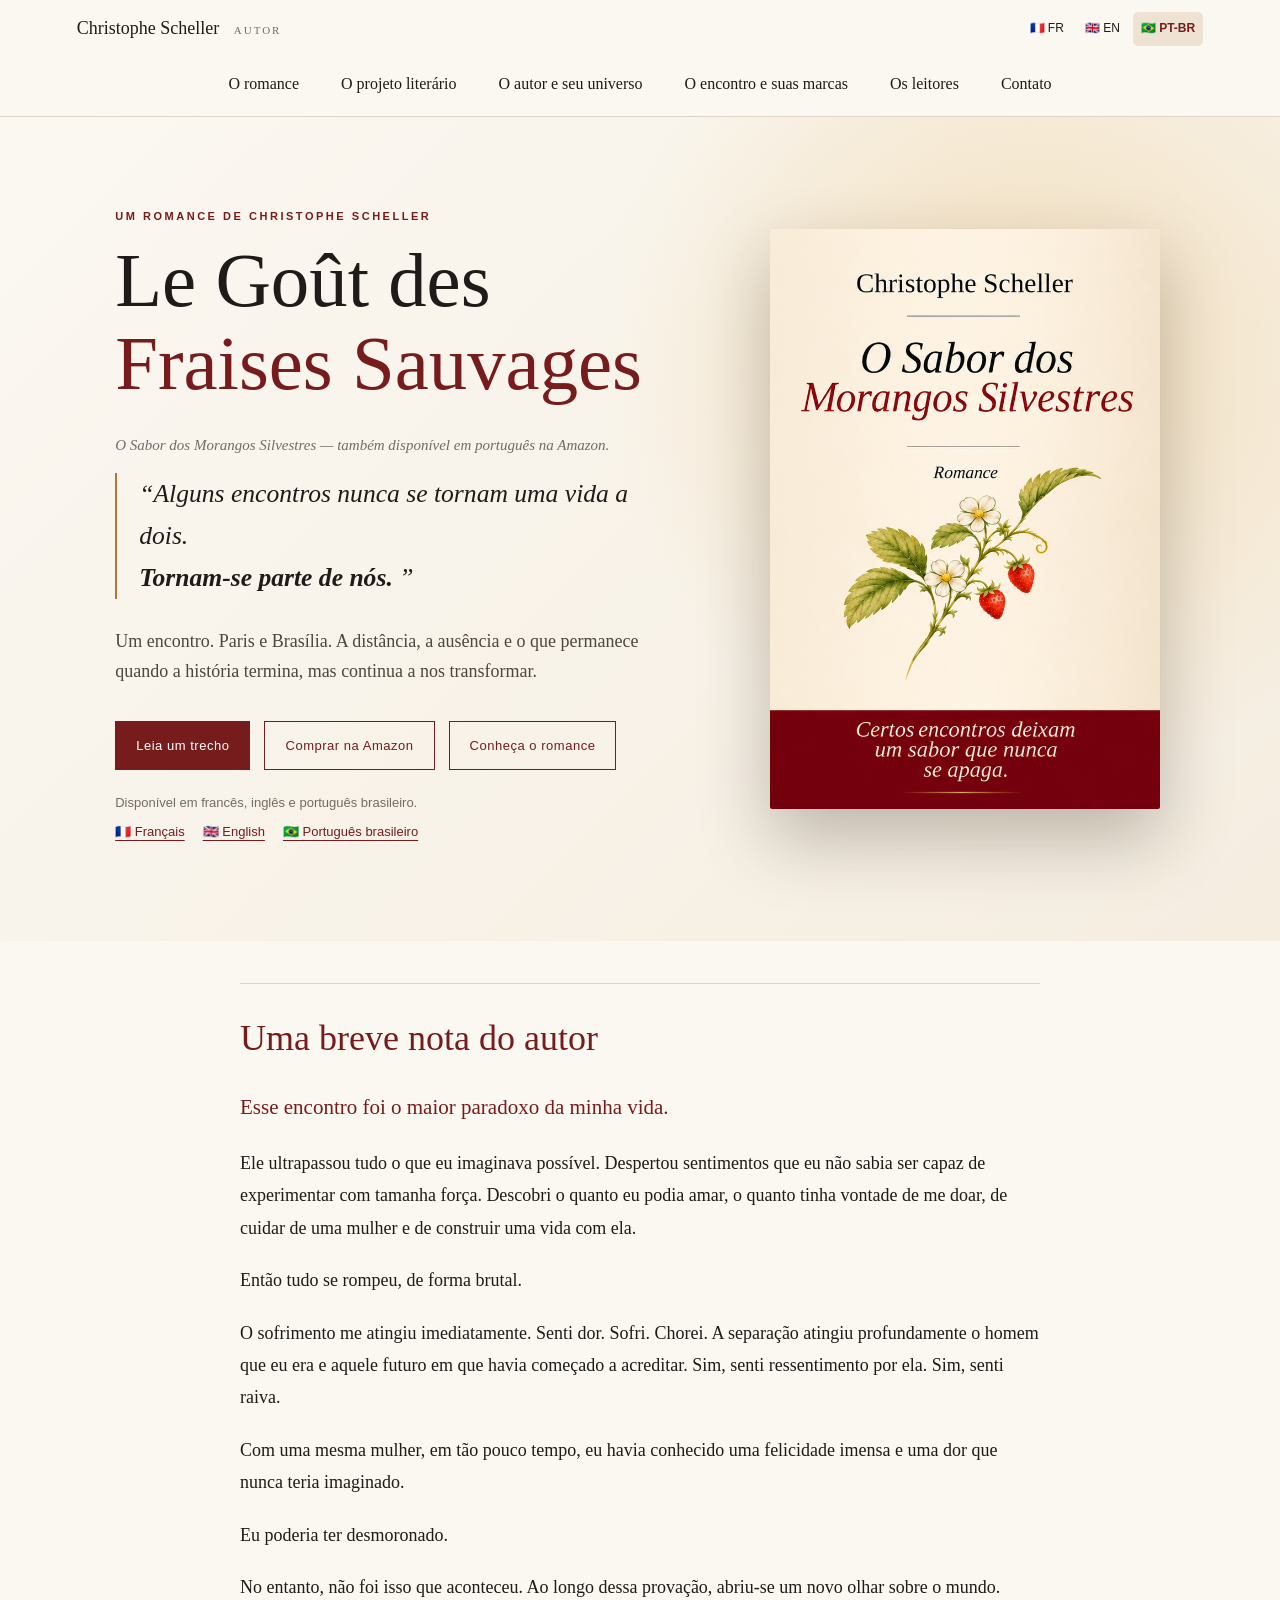
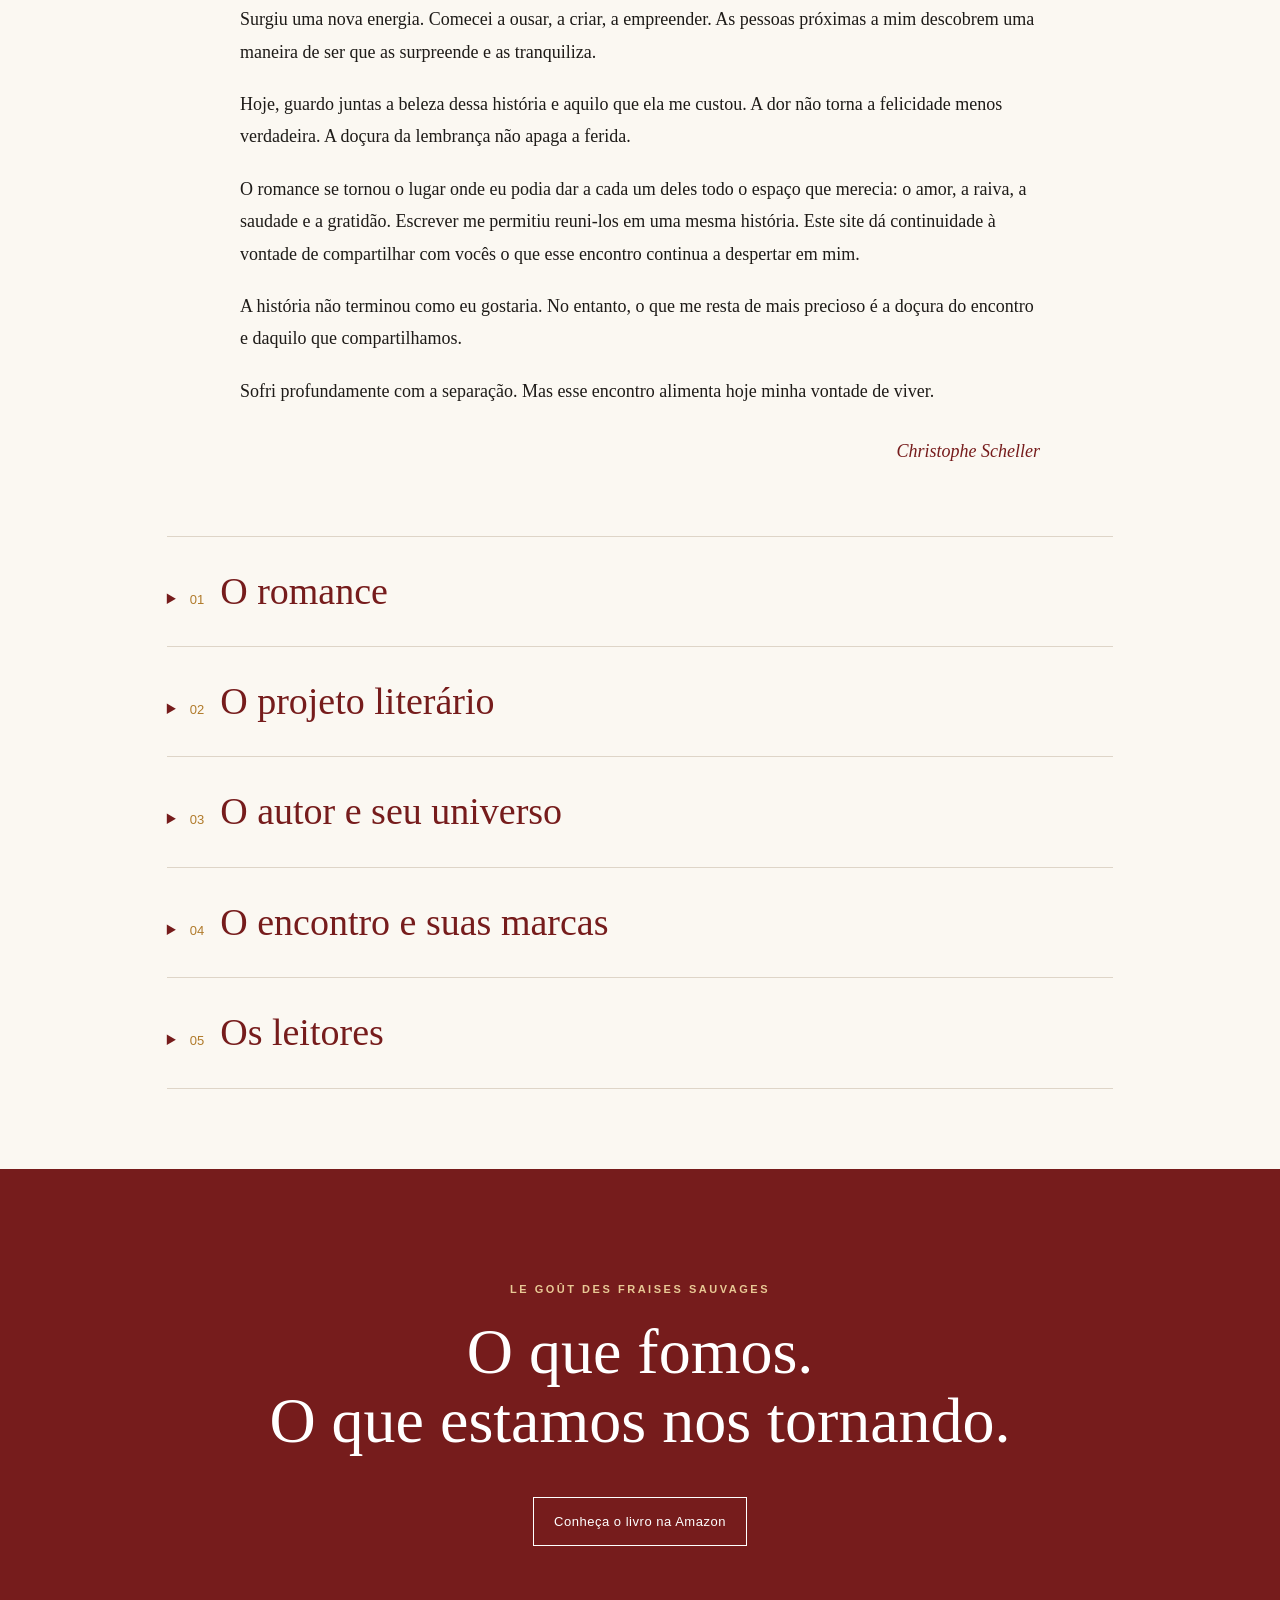
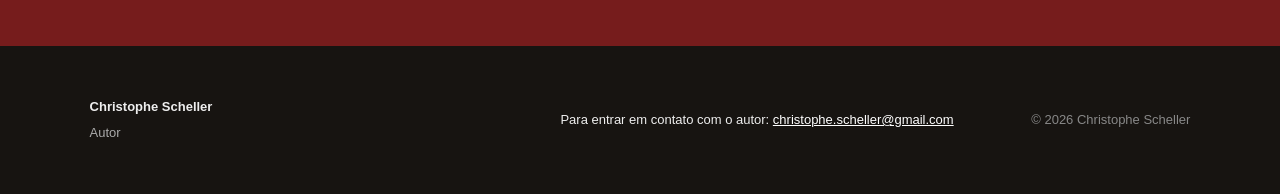
<file: pt-br/index.html>
<!doctype html>
<html lang="pt-BR">

<head>
  <meta charset="utf-8">
  <meta name="viewport" content="width=device-width,initial-scale=1">

  <title>Le Goût des Fraises Sauvages | Christophe Scheller</title>

  <meta name="description" content="Conheça Le Goût des Fraises Sauvages, romance de Christophe Scheller sobre um encontro marcante entre Paris e Brasília, o amor, a ausência e a transformação.">

  <meta property="og:title" content="Le Goût des Fraises Sauvages | Christophe Scheller">

  <meta property="og:description" content="Alguns encontros nunca se tornam uma vida a dois. Tornam-se parte de nós.">

  <meta property="og:image" content="https://christophescheller.fr/assets/couverture-actuelle-pt-v4.png">

  <meta property="og:url" content="https://christophescheller.fr/pt-br/">

  <meta property="og:type" content="book">

  <link rel="canonical" href="https://christophescheller.fr/pt-br/">

  <link rel="stylesheet" href="../style.css?v=20261117-couverture-retenue">

  <script type="application/ld+json">
  {
    "@context": "https://schema.org",
    "@type": "Book",
    "name": "Le Goût des Fraises Sauvages",
    "author": {
      "@type": "Person",
      "name": "Christophe Scheller",
      "url": "https://christophescheller.fr/"
    },
    "isbn": "9791098723100",
    "inLanguage": "fr",
    "url": "https://christophescheller.fr/",
    "sameAs": "https://www.amazon.fr/dp/B0H6JQLMPZ"
  }
  </script>
<link rel="alternate" hreflang="fr" href="https://christophescheller.fr/"><link rel="alternate" hreflang="en" href="https://christophescheller.fr/en/"><link rel="alternate" hreflang="pt-BR" href="https://christophescheller.fr/pt-br/"><link rel="alternate" hreflang="x-default" href="https://christophescheller.fr/"><meta property="og:locale" content="pt_BR"></head>

<body>

<header>

  <a class="brand" href="#top">
    Christophe Scheller
    <span> Autor </span>
  </a>

  <nav aria-label="Navegação principal">
    <a href="#roman">O romance</a>
    <a href="#projet">O projeto literário</a>
    <a href="#auteur">O autor e seu universo</a>
    <a href="#rencontre">O encontro e suas marcas</a>
    <a href="#lecteurs">Os leitores</a>
    <a href="#contact">Contato</a>
  </nav>

<div class="language-switcher" role="group" aria-label="Escolher o idioma"><a href="../index.html" lang="fr" aria-label="Français">🇫🇷 FR</a><a href="../en/index.html" lang="en" aria-label="English">🇬🇧 EN</a><a href="index.html" lang="pt-BR" aria-label="Português brasileiro" aria-current="page">🇧🇷 PT-BR</a></div></header>


<main id="top">
<section class="hero">

  <div class="hero-copy">

    <p class="eyebrow"> UM ROMANCE DE CHRISTOPHE SCHELLER </p>

    <h1>
      Le Goût des<br>
      <em>Fraises Sauvages</em>
    </h1>

    <p class="edition-note">O Sabor dos Morangos Silvestres — também disponível em português na Amazon.</p><blockquote> “Alguns encontros nunca se tornam uma vida a dois. <br>
      <strong> Tornam-se parte de nós. </strong> ” </blockquote>

    <p class="lead"> Um encontro. Paris e Brasília. A distância, a ausência e o que permanece quando a história termina, mas continua a nos transformar. </p>

    <div class="actions">

      <a class="button primary" href="#premier-extrait">Leia um trecho</a><a class="button" target="_blank" rel="noopener" href="https://www.amazon.fr/dp/B0H6MTT7H8"> Comprar na Amazon </a>

    <a class="button" href="#roman"> Conheça o romance </a>

      </div>

  <div class="book-editions"><p>Disponível em francês, inglês e português brasileiro.</p><div class="edition-links"><a href="https://www.amazon.fr/dp/B0H6JQLMPZ" target="_blank" rel="noopener" lang="fr">🇫🇷 Français</a><a href="https://www.amazon.fr/dp/B0H6MMX7SH" target="_blank" rel="noopener" lang="en">🇬🇧 English</a><a href="https://www.amazon.fr/dp/B0H6MTT7H8" target="_blank" rel="noopener" lang="pt-BR">🇧🇷 Português brasileiro</a></div></div></div>

  <div class="cover-wrap">

    <img class="cover current-cover-front" src="../assets/couverture-actuelle-pt-v4.png" alt="Capa de O Sabor dos Morangos Silvestres, de Christophe Scheller" width="1498" height="1050">

  </div>

</section>
<section id="note-auteur" class="author-note" aria-labelledby="note-auteur-title"><div class="author-note-inner"><h2 id="note-auteur-title">Uma breve nota do autor</h2><p class="author-note-opening">Esse encontro foi o maior paradoxo da minha vida.</p><p>Ele ultrapassou tudo o que eu imaginava possível. Despertou sentimentos que eu não sabia ser capaz de experimentar com tamanha força. Descobri o quanto eu podia amar, o quanto tinha vontade de me doar, de cuidar de uma mulher e de construir uma vida com ela.</p><p>Então tudo se rompeu, de forma brutal.</p><p>O sofrimento me atingiu imediatamente. Senti dor. Sofri. Chorei. A separação atingiu profundamente o homem que eu era e aquele futuro em que havia começado a acreditar. Sim, senti ressentimento por ela. Sim, senti raiva.</p><p>Com uma mesma mulher, em tão pouco tempo, eu havia conhecido uma felicidade imensa e uma dor que nunca teria imaginado.</p><p>Eu poderia ter desmoronado.</p><p>No entanto, não foi isso que aconteceu. Ao longo dessa provação, abriu-se um novo olhar sobre o mundo. Surgiu uma nova energia. Comecei a ousar, a criar, a empreender. As pessoas próximas a mim descobrem uma maneira de ser que as surpreende e as tranquiliza.</p><p>Hoje, guardo juntas a beleza dessa história e aquilo que ela me custou. A dor não torna a felicidade menos verdadeira. A doçura da lembrança não apaga a ferida.</p><p>O romance se tornou o lugar onde eu podia dar a cada um deles todo o espaço que merecia: o amor, a raiva, a saudade e a gratidão. Escrever me permitiu reuni-los em uma mesma história. Este site dá continuidade à vontade de compartilhar com vocês o que esse encontro continua a despertar em mim.</p><p>A história não terminou como eu gostaria. No entanto, o que me resta de mais precioso é a doçura do encontro e daquilo que compartilhamos.</p><p>Sofri profundamente com a separação. Mas esse encontro alimenta hoje minha vontade de viver.</p><p class="author-note-signature"><em>Christophe Scheller</em></p></div></section>
<div class="site-chapters"><section id="roman" class="site-chapter"><details class="site-major"><summary><span class="chapter-number" aria-hidden="true">01</span><h2>O romance</h2></summary><div class="site-major-content"><details class="site-subchapter" id="presentation-roman"><summary><h3>Apresentação do livro</h3></summary><div class="site-subcontent"><section class="roman">

  <div class="narrow">

    <p class="eyebrow"> O ROMANCE </p>

    <h2> Uma história pode nos marcar profundamente mesmo quando mal teve tempo de existir? </h2>

    <figure class="full-book-cover"><img src="../assets/couverture-actuelle-pt-v4.png" alt="A capa completa escolhida: fundo marfim, título em preto e bordô, morangueiro e faixa bordô, com o retrato do autor na contracapa." loading="lazy" width="1498" height="1050"><figcaption>A capa completa do livro</figcaption></figure><p> Christophe já não esperava um encontro capaz de transformar sua vida. </p>

    <p class="pivot"> Então surgiu Juliana. </p>

    <p> Alguns dias em Paris. Uma conexão inesperada. E logo a distância entre Paris e Brasília, os silêncios, a espera e essa estranha impossibilidade de viver plenamente uma história que, ainda assim, se recusa a desaparecer. </p>

    <p> Porque alguns encontros nunca se tornam uma vida a dois. <strong> Tornam-se parte de nós. </strong>
    </p>

    <p>
      <em>Le Goût des Fraises Sauvages</em>  conta o que permanece quando a história termina, mas aquilo que ela despertou continua vivo. </p>

    <p> Entre lembranças, saudade, desejo, renúncia e reconstrução, Christophe tenta aos poucos compreender por que algumas pessoas atravessam nossa existência por apenas alguns instantes e, mesmo assim, deixam uma marca duradoura. </p>

    <p> Um romance íntimo sobre o amor, a ausência e esses encontros que às vezes nos obrigam a olhar de outra forma para quem fomos — e para quem ainda podemos nos tornar. </p>

    <p class="note"> Inspirado em uma história real,  <em>Le Goût des Fraises Sauvages</em>  explora a fronteira delicada entre o que realmente vivemos, o que esperávamos viver e o que, apesar de tudo, permanece. </p>

    <p><a class="text-link" href="#evolutions"> Conheça as últimas mudanças no romance → </a></p>

  <p><a class="text-link" href="#projet">Conheça o projeto do romance →</a></p></div>

<!-- QUANDO UMA HISTÓRIA DE AMOR SE TORNA UM RECOMEÇO -->
<section class="renaissance" aria-labelledby="renaissance-title">
  <div class="renaissance-inner">

    <p class="eyebrow">ALÉM DA HISTÓRIA DE AMOR</p>

    <h2 id="renaissance-title">
      Quando uma história de amor se torna um recomeço
    </h2>

    <p class="renaissance-question">
      E se as mais belas histórias de amor não fossem
      necessariamente aquelas que duram, mas aquelas
      que nos inspiram a viver de outra maneira?
    </p>

    <div class="renaissance-text">

      <p>
        <em>O Sabor dos Morangos Silvestres</em> conta uma história
        de amor impossível. Um encontro intenso, alguns dias
        de felicidade, seguidos pela distância, pela ausência
        e pela dor de um futuro que não pôde ser vivido.
      </p>

      <p class="renaissance-transition">
        Mas, acima de tudo, este romance conta outra história.
      </p>

      <p>
        Conta como um encontro pode transformar uma vida,
        despertar emoções que acreditávamos esquecidas
        e fazer nascer uma nova energia, mesmo em meio
        ao sofrimento. Como a saudade pode, pouco a pouco,
        dar lugar à descoberta de si mesmo, à vontade de criar,
        de compartilhar, de amar novamente e, simplesmente,
        à alegria de se sentir vivo.
      </p>

      <p>
        Nem todas as histórias de amor estão destinadas
        a se transformar em uma vida a dois.
        Algumas nos oferecem algo inesperado:
        uma nova maneira de olhar para o mundo,
        para os outros e para nós mesmos.
      </p>

    </div>

    <p class="renaissance-conclusion">
      Esta não é a história de um amor que fracassou.
      <strong>
        É a história de um encontro que conseguiu
        transformar uma vida.
      </strong>
    </p>

  </div>
</section>

<section class="distance">

  <p>
    PARIS <span>—</span> BRASÍLIA
  </p>

  <h2> Há histórias que a distância interrompe. <br> E outras que ela impede de desaparecer. </h2>

</section>



</section>



</div></details>
<details class="site-subchapter" id="lire-le-roman"><summary><h3>Leia o romance</h3></summary>
<div class="site-subcontent"><div class="project-content">
<p>O romance completo está disponível em PDF, em francês. Convido você a descobrir suas páginas no seu próprio ritmo.</p>
<p><a class="button primary" href="../assets/Le-Gout-des-Fraises-Sauvages.pdf?v=63c126a963" target="_blank" rel="noopener" aria-label="Abrir o romance em francês em PDF em uma nova aba">Leia o romance em francês (PDF)</a></p>
<p>O PDF será aberto em uma nova aba. As versões em inglês e português serão adicionadas quando estiverem disponíveis.</p>
</div></div></details>
<details class="site-subchapter" id="couvertures"><summary><h3>As capas ao longo do tempo</h3></summary>
<div class="site-subcontent cover-history">
<p class="cover-history-intro">Antes mesmo de ler as primeiras páginas, conhecemos um livro pela capa. A capa de Le Goût des Fraises Sauvages evoluiu junto com o texto e com o meu olhar sobre essa história. Estas são as etapas desse percurso, até uma nova ideia que ainda estou considerando.</p>
<p class="cover-history-hint">Clique em uma capa para ampliá-la.</p>
<div class="cover-history-grid"><article class="cover-history-card">
<h4>01 — Na origem, um relato pessoal</h4>
<img src="../assets/couverture-01-biographie.jpg" alt="Primeira capa sóbria: fundo creme, título e um morango silvestre com ornamentos dourados." loading="lazy" width="1000" height="1435">
<p>No início, este livro era uma biografia. A primeira capa acompanhava essa dimensão íntima com muita sobriedade: um fundo claro, alguns detalhes dourados e um morango silvestre. O essencial ainda estava nas palavras, nessa necessidade de contar e compreender o que eu havia vivido.</p>
</article><article class="cover-history-card">
<h4>02 — A história se torna um romance</h4>
<img src="../assets/couverture-02-premier-roman.jpg" alt="Primeira capa do romance: um casal de costas às margens do Sena, diante da Torre Eiffel ao pôr do sol." loading="lazy" width="657" height="970">
<p>Com a primeira versão do romance, a capa se abre para Paris. Duas pessoas, vistas de costas, compartilham um instante às margens do Sena. A luz do entardecer, a Torre Eiffel e os morangos silvestres dão um cenário ao encontro. A imagem passa a convidar o leitor a entrar em uma história.</p>
</article><article class="cover-history-card">
<h4>03 — A aquarela, mais perto da lembrança</h4>
<img src="../assets/couverture-03-aquarelle.jpg" alt="Capa em aquarela: um casal de costas às margens do Sena, em tons pastel." loading="lazy" width="658" height="970">
<p>À medida que o romance ganhou profundidade, a aquarela se impôs como uma escolha natural. Ela preserva a cena, mas suaviza seus contornos, como a memória às vezes faz. Suas cores e sua leveza me parecem mais próximas do que eu desejava transmitir: a doçura de um encontro, sua fragilidade e a marca que ele deixa em nós.</p>
</article><article class="cover-history-card">
<h4>04 — Uma possibilidade a explorar: o beijo</h4>
<img src="../assets/couverture-04-piste-baiser.jpg" alt="Possibilidade de capa: um casal se beija em uma rua parisiense, entre pinceladas de aquarela." loading="lazy" width="1000" height="1483">
<p>Esta nova proposta de capa ainda é uma possibilidade em reflexão. Ela evoca Le Baiser de l’Hôtel de Ville, de Robert Doisneau, reinterpretado a partir desse encontro. Depois das silhuetas de costas, os rostos aparecem e o beijo se torna o centro da imagem. Uma maneira mais direta de expressar a ternura e o impulso amoroso que atravessam o romance.</p>
<p class="cover-history-note">De todas as capas que imaginei, esta é, de longe, a minha preferida. Mas não a usarei sem o consentimento de Juliana. E, por respeito a ela, não me permitiria pedir isso. Permanecerá, portanto, uma possibilidade, uma imagem pela qual tenho carinho.</p>
</article>
<article class="cover-history-card cover-history-final">
<h4>05 — A capa escolhida</h4>
<img src="../assets/couverture-actuelle-pt-v4.png" alt="A capa completa escolhida: fundo marfim, título em preto e bordô, morangueiro e faixa bordô, com o retrato do autor na contracapa." loading="lazy" width="1498" height="1050">
<p>E, no fim das contas, voltei aos meus primeiros amores. Esta é a capa que escolhi para o romance.</p>
</article></div>
</div></details><details class="site-subchapter" id="extraits"><summary><h3>Leia alguns trechos</h3></summary><div class="site-subcontent"><section class="roman excerpts"><div class="narrow"><p class="eyebrow">LEIA ALGUMAS PÁGINAS</p><h2 id="extraits-title">Quatro trechos para entrar no romance</h2><details class="reading-block reading-part" id="premier-extrait"><summary><h4 class="reading-title">O primeiro olhar</h4><small>Ato I — O encontro</small></summary><div class="excerpt-content"><p class="excerpt-intro">Um olhar, um sorriso e a vontade de falar com aquela desconhecida.</p><blockquote><p>Então Christophe ergueu os olhos.</p><p>Ele a viu.</p><p>Ela tinha cabelos castanhos, levemente clareados, que caíam soltos sobre os ombros. Traços suaves, olhos escuros e expressivos. Ela era bonita.</p><p>Mas não foi exatamente sua beleza que prendeu o olhar dele.</p><p>Ela não procurava chamar a atenção. Ainda assim, Christophe havia sido imediatamente tocado por sua presença, por aquela maneira tão natural de estar ali, sem nunca tentar se impor.</p><p>E havia também o seu sorriso. Um sorriso largo, espontâneo, que parecia tomar todo o rosto, chegando até os olhos.</p><p>Ela conversava com a amiga, às vezes acompanhando as palavras com um gesto. Depois escutava. Ria. Voltava a prestar atenção.</p><p>Ela não parecia saber que alguém podia estar olhando para ela. E, no entanto, Christophe não conseguia deixar de olhá-la.</p><p>Ele desviou os olhos, quase constrangido por aquela atração repentina, e tentou retomar o fio da conversa. Acima de tudo, não queria que ela percebesse sua insistência, muito menos que se sentisse incomodada.</p><p>Mas, alguns segundos depois, seu olhar voltava para ela. Contra a própria vontade. Ele simplesmente queria olhá-la outra vez, reencontrar aquele sorriso, aquela presença que o havia tocado de imediato.</p><p>Hassan continuava falando daquela separação que não compreendia. Christophe o escutava. Pelo menos tentava.</p><p>Seu olhar voltava para ela.</p><p>Havia naquela mulher algo profundamente vivo. Uma maneira de estar inteiramente presente, numa conversa, numa risada, no instante.</p><p>Ele não sabia nada sobre ela. Nem seu nome. Nem sua idade. Nem a cidade onde morava. Nem mesmo a língua que falava.</p><p>Ele desconhecia toda a vida que existia por trás daquele sorriso.</p><p>Por enquanto, via apenas uma mulher sentada algumas mesas adiante. E um sorriso que, por uma razão que ele ainda não compreendia, o impedia de olhar completamente para outro lugar.</p><p>Uma única coisa acabou se impondo.</p><p>Ele não queria sair daquele restaurante sem ter falado com ela.</p><p>Ele se inclinou em direção à mesa, aproximando-se de Juliana até ficar de frente para ela. Sem plano. Sem saber muito bem o que iria dizer.</p><p>Ela ergueu os olhos para ele.</p><p>Pela primeira vez, seus olhares realmente se encontraram.</p><p>De perto, Christophe reencontrou aquele sorriso que tanto o havia atraído. Descobriu também seus olhos, vivos, curiosos, quase divertidos ao ver aquele desconhecido se aproximar para falar com ela.</p><p>Ele hesitou por um segundo.</p><p>– Com licença… Posso tirar uma foto sua?</p><p>Juliana pareceu surpresa. O pedido tinha, claramente, algo de inesperado.</p><p>Então ela sorriu de novo.</p><p>– Claro.</p><p>Christophe tirou a foto. Poderia ter agradecido e encerrado ali. Mas não tinha a menor vontade de fazer isso.</p><p>Aproveitou aquele instante para prolongar a conversa. Algumas palavras levaram a outras.</p><p>Soube que ela era brasileira, que vinha de Brasília e que estava em Paris para um estágio com os bombeiros. Ela lhe falou de seu trabalho, de sua estadia, daquela cidade que descobria com entusiasmo.</p><p>Ela partiria em três dias.</p><p>Três dias.</p><p>Christophe olhou para a amiga dela, depois voltou a olhar para Juliana.</p><p>– E onde está o seu marido?</p><p>Antes mesmo que Juliana tivesse tempo de responder, a amiga caiu na risada.</p><p>– Mas ela é solteira!</p><p>Juliana revirou os olhos sorrindo, dividida entre a diversão e o constrangimento. Christophe também riu.</p><p>– Bem… eu também.</p><p>Dessa vez, eles se olharam por alguns segundos a mais.</p><p>Nada de espetacular. Apenas um sorriso trocado entre dois desconhecidos em um restaurante parisiense.</p><p>Christophe pediu seu número para poder enviar a foto. Ela lhe deu.</p><p>Tudo havia sido surpreendentemente simples. Sem estratégia. Sem sedução calculada.</p></blockquote><a class="text-link" target="_blank" rel="noopener" href="https://www.amazon.fr/dp/B0H6MTT7H8">Continue a leitura na Amazon →</a></div></details><details class="reading-block reading-part"><summary><h4 class="reading-title">Um futuro que já parece existir</h4><small>Ato II — A construção</small></summary><div class="excerpt-content"><p class="excerpt-intro">Entre Paris e Brasília, o dia a dia começa a desenhar um futuro.</p><blockquote><p>Então a conversa retomou seu curso. Sem esforço. Sem que nenhum dos dois tentasse mantê-la viva. Parecia avançar sozinha.</p><p>Christophe lhe enviou algumas fotos de seu domingo. Seu almoço. O bolo que havia preparado. Depois, o Arco do Triunfo sob a neve.</p><p>Escreveu apenas:</p><p>“Você perdeu isso.”</p><p>Juliana ria. Ela, por sua vez, lhe mostrou a torre de televisão de Brasília. Brincaram sobre aquela curiosa Torre Eiffel brasileira.</p><p>Ela prometeu levá-lo para jantar lá quando ele fosse ao Brasil. Ele já imaginava tudo o que lhe mostraria quando ela voltasse a Paris.</p><p>O mais surpreendente não era que falassem do futuro. Era a naturalidade com que esse futuro já parecia existir.</p><p>Conversavam como duas pessoas que já sabiam que o viveriam juntas.</p></blockquote><a class="text-link" target="_blank" rel="noopener" href="https://www.amazon.fr/dp/B0H6MTT7H8">Continue a leitura na Amazon →</a></div></details><details class="reading-block reading-part"><summary><h4 class="reading-title">As perguntas que um encontro deixa</h4><small>Prólogo</small></summary><div class="excerpt-content"><p class="excerpt-intro">O tempo e a memória às vezes mudam o sentido de uma história.</p><blockquote><p>Há histórias que vivemos sem realmente compreendê-las, e cujo sentido só se revela muito mais tarde.</p><p>Algumas parecem terminar numa noite, numa estação, num aeroporto ou numa última mensagem. No entanto, às vezes continuam vivas muito depois do fim.</p><p>Movem-se lentamente na memória. Voltam sem avisar. Mudam de rosto com o tempo. Até o dia em que uma pergunta que acreditávamos encerrada se apresenta de outra forma.</p><p>A história de Christophe e Juliana pertence a essa categoria.</p><p>Quando se conheceram em Paris, nada parecia destinado a aproximá-los.</p><p>Viviam em dois continentes. Duas vidas já construídas. Duas existências ocupadas pelo trabalho, pelas responsabilidades e pelos equilíbrios frágeis que a idade acaba sempre impondo.</p><p>O acaso lhes concedeu apenas alguns dias na mesma cidade. Alguns dias que poderiam ter sido apenas um breve intervalo entre tantos outros.</p><p>Não foram.</p><p>Por muito tempo, Christophe acreditou que essa história já lhe havia revelado seu sentido. Acreditava saber onde ela havia começado. Por que havia terminado. O que havia deixado para trás.</p><p>Estava enganado.</p><p>Algumas verdades só aparecem quando o silêncio volta.</p><p>Às vezes, leva muito tempo para compreender o que algumas semanas realmente mudaram. E mais tempo ainda para descobrir que talvez as perguntas que fazíamos não fossem as certas.</p><p>É aí que esta história começa.</p></blockquote><a class="text-link" target="_blank" rel="noopener" href="https://www.amazon.fr/dp/B0H6MTT7H8">Continue a leitura na Amazon →</a></div></details><details class="reading-block reading-part"><summary><h4 class="reading-title">E se Juliana voltasse?</h4><small>Ato VII — A maturidade</small></summary><div class="excerpt-content"><p class="excerpt-intro">Algumas perguntas não buscam prever o futuro. Elas nos permitem perceber o que mudou dentro de nós.</p><blockquote><p>E se Juliana voltasse?</p><p>Por muito tempo, a resposta lhe teria parecido óbvia.</p><p>Ele teria voltado para ela sem hesitar.</p><p>Teria retomado o caminho que, em seu coração, nunca havia realmente deixado.</p><p>Naquela época, só uma coisa importava.</p><p>Amá-la.</p><p>Hoje, porém, a resposta já não lhe parecia tão simples.</p><p>Não porque já não a amasse.</p><p>O amor nunca havia sido a questão.</p><p>Mas Christophe havia acabado por compreender que seu amor por Juliana não havia se alimentado apenas da mulher que ela era.</p><p>Também havia se alimentado do amor que ele acreditava receber dela.</p><p>De suas palavras. Do lugar que ela lhe dava em sua vida. Da maneira como havia acreditado nos dois.</p><p>Ele havia amado Juliana. E havia amado profundamente ser amado por ela.</p><p>Essa certeza havia alimentado seu próprio amor muito mais do que ele havia compreendido na época.</p><p>Havia dado àquela história a sensação de algo que não precisava ser questionado.</p><p>Havia transformado um encontro extraordinário em um futuro possível.</p><p>E algo também havia se quebrado ali.</p><p>Algo que Christophe havia levado muito tempo para aceitar.</p><p>A ferida.</p><p>Durante meses, havia procurado entender por que a história deles havia terminado.</p><p>Havia tentado compreender Juliana.</p><p>Seus medos. Suas contradições. As escolhas diante das quais ela talvez tivesse se encontrado.</p><p>Havia aprendido a aceitar que uma história pudesse ser profundamente verdadeira e, ainda assim, não encontrar seu lugar em uma vida.</p><p>Mas compreender isso não apagava o que havia acontecido.</p><p>Então imaginou como poderia ser essa volta.</p><p>Não necessariamente a Paris. Não à sua porta.</p><p>Simplesmente à sua vida.</p><p>Se um dia o nome dela voltasse a aparecer em seu telefone.</p><p>Se, por trás daquele nome, reencontrasse aquela voz que conhecia de cor.</p><p>E se ela lhe dissesse apenas:</p><p>— Chris... I still love you. I know you&#x27;re the one.</p><p>Durante alguns segundos, tudo o que ele acreditava ter compreendido se apagou.</p><p>As análises. As hipóteses. As respostas construídas com paciência.</p><p>Restou apenas uma emoção.</p><p>Imediata.</p><p>Quase intacta.</p><p>O coração tem sua própria memória.</p><p>Às vezes, reconhece alguém antes mesmo que o pensamento tenha começado seu trabalho.</p><p>Christophe sabia disso.</p><p>Algo dentro dele reconheceria Juliana.</p><p>Seu sorriso. Sua voz. Aquela doçura que ele havia amado tanto.</p><p>Talvez até aquela luz que acreditava reencontrar toda vez que ela aparecia em sua tela.</p><p>E, durante alguns segundos, talvez ele simplesmente tivesse vontade de abraçá-la.</p><p>Mas agora sabia que outra memória despertaria quase imediatamente.</p><p>A do dia 4 de fevereiro.</p><p>E, com ela, uma pergunta que nunca havia existido antes.</p><p>Será que ainda poderia acreditar no amor dela da mesma maneira?</p><p>Não porque pensasse que Juliana estivesse mentindo.</p><p>Talvez fosse justamente isso que tornava a pergunta tão difícil.</p><p>Ela já poderia tê-lo amado sinceramente.</p><p>Já poderia ter acreditado sinceramente no futuro deles.</p><p>E, no entanto, havia partido.</p><p>Christophe havia acabado por compreender que o amor e a possibilidade de viver esse amor nem sempre eram a mesma coisa.</p><p>Essa compreensão o havia ajudado a olhar de outra forma para a história deles.</p><p>Havia até lhe permitido imaginar que a decisão de Juliana talvez não tivesse sido uma rejeição a ele. Que talvez ela simplesmente não tivesse conseguido escolher a vida que seria preciso construir para viver aquele amor.</p><p>Mas essa mesma compreensão também mudava o significado de uma possível volta.</p><p>Antes, ouvir I love you teria bastado.</p><p>Hoje, Christophe ainda poderia acreditar nela.</p><p>Mas acreditar nela já não bastaria.</p></blockquote><a class="text-link" target="_blank" rel="noopener" href="https://www.amazon.fr/dp/B0H6MTT7H8">Continue a leitura na Amazon →</a></div></details></div></section></div></details><details class="site-subchapter" id="evolutions"><summary><h3>As últimas revisões do romance</h3></summary><div class="site-subcontent"><section class="roman roman-evolutions">
  <div class="narrow">
    <p class="eyebrow"> AO LONGO DA REESCRITA </p>
    <h2 id="evolutions-title"> As últimas mudanças no romance </h2>
    <p> Desde a versão inicialmente publicada, retrabalhei bastante Le Goût des Fraises Sauvages. Quis tornar a história mais viva e aprofundar o que Christophe vivencia, deixando também mais espaço para as contradições e as perguntas sem resposta. </p>
    <p> Comecei desenvolvendo os personagens e as cenas. Conhecemos melhor a vida de Christophe antes do encontro, seus hábitos e seu equilíbrio. Juliana e Karima também ganham mais vida por meio de seus gestos, suas expressões e seu jeito de ser. Meu objetivo era permitir que o leitor as conhecesse melhor e sentisse o que liga Christophe a cada uma delas. </p>
    <p> Acima de tudo, enriqueci a construção da relação com Juliana: as conversas do dia a dia, o lugar que um dá ao outro em sua vida, as famílias, o aprendizado do francês, os preparativos da viagem e os planos para o futuro. Queria mostrar melhor por que Christophe havia acreditado nessa história e como os dois haviam contribuído para torná-la real, apesar da distância. </p>
    <p> Isso me levou a aprofundar a ruptura e suas consequências. A dor se torna mais concreta: as noites difíceis, as lágrimas, o cancelamento da viagem, aquele futuro que ele já não sabe pelo que substituir. Também deixei aparecer sua raiva, sua decepção e sua dificuldade em compreender o silêncio. Queria que seu caminho rumo à serenidade desse um lugar verdadeiro à ferida. </p>
    <p> A história com Karima também foi reformulada. Christophe aparece mais em sua indecisão, incapaz de escolher entre duas vidas possíveis, até deixá-la partir sem tentar impedi-la. Essa passagem dá mais peso à sua própria responsabilidade e lança uma nova luz sobre seu olhar para Juliana: ele também conhece a dificuldade de abrir mão de uma vida para escolher outra. </p>
    <p> Por fim, revi o desfecho para tornar Christophe mais cauteloso em suas interpretações. Ele considera várias razões para a partida de Juliana, mas aceita que talvez nunca saiba o que realmente se passou dentro dela. Sua serenidade já não depende tanto de uma explicação na qual ele precisaria acreditar. </p>
    <p> Também quis mostrar que seguir em frente pode significar reencontrar o prazer de viver, de olhar para alguém, de amar um dia, preservando ao mesmo tempo a marca desse encontro. E, se Juliana voltasse, os sentimentos já não bastariam: a confiança também precisaria ser reconstruída. </p>
    <p> Com essas mudanças, procurei preservar toda a beleza da história, reconhecendo plenamente o que ela custou a Christophe. A nova versão expressa com mais força esta convicção: uma história pode ter sido profundamente sincera sem ter conseguido se tornar uma vida a dois. E podemos conservar seu valor sem precisar suavizar seu fim. </p>
  </div>
</section>

</div></details>
<details class="site-subchapter" id="roman-qui-grandit"><summary><h3>Um romance que continua crescendo</h3></summary>
<div class="site-subcontent"><div class="project-content novel-growth">
<h4>Le Goût des Fraises Sauvages — Um romance que continua crescendo</h4>
<p><em>Da versão 74 à versão 87</em></p>
<p>Quando comecei a escrever <em>Le Goût des Fraises Sauvages</em>, queria, antes de tudo, contar a história de um encontro. Uma história verdadeira, bonita, improvável, que havia marcado profundamente a minha vida e cujo sentido eu precisava compreender.</p>
<p>Naquele momento, eu pensava que bastaria revisitar minhas lembranças, contar os acontecimentos, colocar as emoções em palavras e, talvez, encontrar um pouco de serenidade na escrita.</p>
<p>Não imaginava que este livro ocuparia um lugar tão importante na minha vida.</p>
<p><strong>Hoje, este romance se tornou um pouco o meu bebê.</strong></p>
<p>Vejo-o crescer, evoluir, se transformar. A cada dia, me apego mais a ele. E, preciso admitir, dar vida a esse livro se tornou uma verdadeira paixão.</p>
<p>Cada nova leitura me dá vontade de ir um pouco além. Uma cena parece merecer mais profundidade. Um personagem poderia ser mais bem compreendido. Uma emoção poderia ser expressa com mais precisão. Às vezes, bastam algumas palavras para que um trecho ganhe uma dimensão completamente diferente.</p>
<p>Entre as versões 74 e 87, foi justamente esse trabalho que quis continuar.</p>
<h5>Dar mais vida aos personagens</h5>
<p>Um dos meus principais objetivos foi tornar os personagens mais vivos, mais presentes, mais concretos.</p>
<p>Eu não queria que fossem apenas os protagonistas de uma história de amor. Queria que realmente existissem aos olhos dos leitores e das leitoras.</p>
<p>Que fosse possível imaginar seus olhares, seus sorrisos, suas hesitações. Que os acompanhassem nas conversas, nos momentos de felicidade, nas dúvidas. Que compreendessem melhor o que os aproxima, mas também o que pode separá-los.</p>
<p>Por isso, retomei muitas cenas, especialmente as do encontro em Paris, dos primeiros momentos juntos, das trocas de mensagens e daquela cumplicidade que se construiu quase naturalmente.</p>
<p>Procurei dar mais espaço aos pequenos gestos, aos detalhes do cotidiano, àqueles instantes às vezes banais que, vistos mais tarde, ganham uma importância imensa.</p>
<p>Porque uma história não se resume aos acontecimentos que a compõem. Ela também existe em tudo o que acontece entre eles.</p>
<p><strong>Consegui tornar meus personagens mais vivos? Não sei. Caberá aos leitores e às leitoras julgar. Mas essa era, de fato, a ambição que eu havia me proposto.</strong></p>
<h5>Falar mais de mim e me mostrar como sou</h5>
<p>Esta nova versão também marca uma evolução importante: escolhi falar muito mais de mim.</p>
<p>Afinal, <em>Le Goût des Fraises Sauvages</em> conta uma história que também é a minha.</p>
<p>Nas primeiras versões, eu havia procurado, sobretudo, contar o que tinha acontecido entre Juliana e Christophe. Mas, à medida que o romance avançava, algo se tornou evidente: para compreender o que aquele encontro havia representado, também era preciso conhecer melhor o homem que o tinha vivido.</p>
<p>Assim, dei mais espaço à minha história pessoal, ao meu cotidiano, à minha profissão, ao meu filho, aos meus amigos, ao squash, às viagens, àqueles pequenos prazeres que tornam a vida feliz.</p>
<p>Quis mostrar o homem que sou, com suas convicções, seus valores, suas qualidades, mas também suas contradições e imperfeições.</p>
<p>Meu apego à liberdade, ao respeito pelos outros, à honestidade intelectual. Meu gosto pelas relações sinceras. Essa minha maneira de buscar soluções, de acreditar em acordos possíveis, sem, no entanto, aceitar abrir mão do que considero essencial.</p>
<p>E, acima de tudo, quis deixar uma coisa clara: <strong>eu não era um homem infeliz à espera de um encontro que viesse preencher um vazio na sua vida.</strong></p>
<p>Eu era feliz. Continuo sendo.</p>
<p>Juliana não chegou para consertar alguma coisa. Ela simplesmente despertou uma vontade nova: a de compartilhar com ela uma vida que eu já amava.</p>
<p>Essa diferença era particularmente importante para mim.</p>
<p>Queria que os leitores e as leitoras pudessem descobrir Christophe como ele realmente é. Que, por meio dele, pudessem me conhecer para além dessa única história de amor.</p>
<h5>Compreender sem pretender explicar tudo</h5>
<p>Outra parte importante do trabalho foi a maneira de contar o fim dessa história.</p>
<p>Com o tempo, meu olhar mudou.</p>
<p>Compreendi que podia tentar entender as dificuldades, as circunstâncias, as diferenças entre nossas duas vidas, sem, por isso, pretender saber o que Juliana realmente havia pensado ou sentido.</p>
<p>Quis que essa distinção estivesse mais presente no romance.</p>
<p>Contar o que vivi, o que esperei, o que compreendi. Mas também reconhecer o que ainda me escapa.</p>
<p>Já não se tratava de buscar uma explicação a qualquer custo, muito menos de apontar um culpado.</p>
<p>Tratava-se de olhar para essa história com mais distanciamento, respeito e, espero, mais precisão.</p>
<h5>Uma história que continua viva</h5>
<p>Entre a versão 74 e a versão 87, o romance, portanto, evoluiu bastante. Ganhou cenas, lembranças, reflexões, mas também um conhecimento mais profundo de seus personagens.</p>
<p>Também retrabalhei seu ritmo, suas transições, seus diálogos e seus silêncios, para que a leitura fluísse de forma mais natural e as emoções encontrassem seu devido lugar.</p>
<p>Não sei se consegui tudo o que desejava.</p>
<p>Mas sei que esse trabalho me apaixonou.</p>
<p>Às vezes, ele me levou a revisitar lembranças felizes; em outras, momentos mais dolorosos. Também me fez refletir sobre minhas próprias convicções, minha maneira de amar e o que desejo preservar na minha vida.</p>
<p>Este romance nasceu da necessidade de dar um lugar a um encontro extraordinário.</p>
<p>Ao longo das versões, tornou-se algo ainda mais pessoal: <strong>uma maneira de compartilhar não apenas uma história, mas também uma parte de quem sou.</strong></p>
<p>E, se continuo a fazê-lo evoluir, não é porque busco desesperadamente uma versão perfeita.</p>
<p>É simplesmente porque amo este livro.</p>
<p>Porque ele se tornou o meu bebê.</p>
<p>E porque, quando amamos algo, naturalmente queremos vê-lo crescer, florescer e se tornar o mais bonito possível.</p>
<p><strong>Não sei se este romance tocará muitos leitores. Mas, se, ao fechar suas páginas, alguns tiverem a sensação de ter realmente conhecido Christophe e Juliana, então terei alcançado um dos meus mais belos objetivos.</strong></p>
</div></div></details>
</div></details></section><section id="projet" class="site-chapter"><details class="site-major"><summary><span class="chapter-number" aria-hidden="true">02</span><h2>O projeto literário</h2></summary><div class="site-major-content"><p>A intenção do livro, sua história e um olhar sobre sua escrita: um dossiê de Christophe Scheller para explorar o projeto literário.</p><details class="site-subchapter" id="parcours"><summary><h3>Por que escrevi este livro</h3></summary><div class="site-subcontent"><section class="story">

  <div class="story-inner">

    <p class="eyebrow"> DO MUNDO DOS PROJETOS À ESCRITA </p>

    <h2> Um livro que eu nunca havia pensado em escrever… <br>
      <em> mas que se tornou impossível não escrever. </em>
    </h2>

    <div class="story-copy">

      <p class="story-opening"> Durante trinta anos, trabalhei em um mundo em que geralmente podemos compreender os problemas, analisar as limitações e buscar soluções. </p>

      <p> Então encontrei algo que não se deixava resolver. </p>

      <p class="story-question"> Como uma pessoa pode continuar transformando sua vida quando já não faz parte dela? </p>

      <p> Eu nunca havia imaginado escrever um livro. Sou engenheiro. Passei a maior parte da minha vida profissional analisando, conduzindo projetos, tomando decisões e buscando soluções. </p>

      <p> E então houve um encontro. Um encontro que, muito depois de terminar, continuava a me fazer uma pergunta à qual nenhum método conseguia responder. </p>

      <p> Então comecei a escrever. </p>

      <p class="rhythm"> Não para publicar. <br> Nem mesmo para contar uma história. <br>
        <strong> Para compreender. </strong>
      </p>

      <p> Aos poucos, as lembranças se tornaram páginas. As páginas se tornaram um relato. E o relato se tornou um romance. </p>

      <p> Um romance sobre o amor, a memória, a ausência e esses encontros que não necessariamente se tornam uma vida a dois… mas podem se tornar parte de nós. </p>

      <p> Não sei o que você encontrará neste livro. Talvez uma história de amor. Talvez uma reflexão sobre a memória e o que fazemos com nossas lembranças. Ou talvez simplesmente algo que faça você se lembrar de alguém. </p>

      <p> Porque provavelmente todos nós já encontramos, um dia, uma pessoa que mudou algo em nós. </p>

      <p> Hoje, fico feliz em finalmente compartilhar este livro com quem me conhece há muito tempo — às vezes há várias décadas —, mas que talvez descubra aqui uma faceta minha que conhece menos. </p>

    </div>

    <figure class="personal-photo strawberry-memory"><img src="../assets/fraises-sauvages.png" alt="Morangos, entre eles pequenos morangos silvestres." loading="lazy" width="852" height="1847"></figure>

    <div class="story-actions">

      <a class="button primary" target="_blank" rel="noopener" href="https://www.linkedin.com/in/christophescheller"> Encontre-me no LinkedIn </a>

      <a class="button" target="_blank" rel="noopener" href="https://www.amazon.fr/dp/B0H6MTT7H8"> Conheça o livro </a>

    </div>

  </div>

</section>



</div></details><details class="site-subchapter" id="synopsis"><summary><h3>A sinopse</h3></summary><div class="site-subcontent"><div class="project-note"><p>Este dossiê revela elementos importantes da trama, incluindo o desfecho. Para descobrir o romance sem conhecê-los, comece pelos trechos.</p><a class="text-link" href="#extraits">Leia os trechos →</a></div><div class="project-content"><p data-dossier-paragraph="4">Em Le Goût des Fraises Sauvages, conto um amor recíproco que faz nascer a possibilidade de uma vida em comum e, depois, a maneira como sua ruptura continua transformando quem fica. A memória, a escrita e a releitura de uma história antiga acompanham esse percurso. Mas compreender de outra forma não significa conhecer toda a verdade do outro, nem apagar a ferida.</p><p data-dossier-paragraph="5">Christophe leva em Paris uma vida equilibrada, reconstruída após seu divórcio, entre sua profissão de engenheiro, seu filho, seus amigos e o squash. Durante um jantar com o novo marido de sua ex-mulher, também ele diante de uma separação, repara em Juliana, uma bombeira militar brasileira que veio fazer um estágio na França. Seu sorriso o leva a falar com ela. Restam apenas alguns dias antes de sua volta a Brasília. Trocam mensagens, decidem passar uma noite juntos e se despedem no aeroporto depois de um beijo que dá ao encontro uma profundidade inesperada.</p><p data-dossier-paragraph="6">A distância não encerra esse breve encontro. Durante quase três meses, suas mensagens, chamadas e fotografias constroem uma presença cotidiana. Contam um ao outro sobre o trabalho, as famílias, as preocupações e os pequenos acontecimentos de seus dias. Christophe descobre a fé de Juliana, sua doçura, sua coragem e o lugar central de sua filha Esther. Juliana lhe confia suas fragilidades, diz que se sente segura com ele e participa ativamente do futuro dos dois. O amor também se alimenta dessa experiência compartilhada: amar e saber-se amado.</p><p data-dossier-paragraph="7">O reencontro se torna um plano concreto. Christophe reserva sua passagem para fevereiro. Juliana prepara sua chegada, organiza o apartamento, aprende francês e imagina os lugares que conhecerão juntos. Falam de outras viagens, da possibilidade de casamento e de uma família. Sem ainda terem compartilhado o cotidiano sob o mesmo teto, começam a habitar interiormente uma vida em comum. A narrativa chega a mostrar a chegada de Christophe a Brasília, o abraço no saguão e a porta do apartamento que se abre. Então o despertar revela que aquela cena era um sonho: a viagem ainda não aconteceu.</p><p data-dossier-paragraph="8">No dia 4 de fevereiro, poucos dias antes da partida prevista, Juliana lhe diz que não podem ser um casal. Para Christophe, nada nas últimas conversas preparava um fim tão repentino. A mulher que ainda organizava sua chegada parece ter se tornado aquela que o exclui desse futuro. Ele compreende as palavras da mensagem, mas não consegue ligar essa decisão à história que construíam juntos. A ruptura destrói, ao mesmo tempo, um projeto, a certeza de ser escolhido e a coerência de seu mundo íntimo.</p><p data-dossier-paragraph="9">Mesmo assim, continuam por algum tempo cuidando um do outro. Juliana considera recebê-lo como amigo; Christophe tenta acreditar que poderiam preservar assim o encontro. Os dois acabam reconhecendo que, depois do que viveram, essa amizade não pode dar à viagem uma forma suportável. Christophe a cancela. O futuro imaginado desaparece, enquanto as noites sem sono, as lágrimas e os reflexos do cotidiano tornam sua ausência perceptível. As mensagens se tornam menos frequentes. Algumas atenções permanecem, especialmente em seu aniversário, antes que o silêncio ocupe um espaço cada vez maior.</p><p data-dossier-paragraph="10">Christophe relê as conversas. Tenta compreender como Juliana pôde considerá-lo o homem de sua vida e, ao mesmo tempo, duvidar da vida que poderiam realmente construir. A necessidade de uma presença ao lado dela e de Esther, as responsabilidades e a distância se tornam mais visíveis aos seus olhos. Ele começa a perceber que um amor sincero pode não se tornar uma escolha de vida. Essa compreensão, porém, continua incompleta: não explica com certeza o que aconteceu entre a véspera e o dia da ruptura.</p><p data-dossier-paragraph="11">Ele começa a escrever para guardar os vestígios da história dos dois. Aos poucos, a narrativa lhe permite atravessá-la de outra forma e olhar também para sua própria maneira de amar: essa disposição de dar às possibilidades a consistência de lembranças. Envia seu manuscrito a Juliana. No romance, a resposta dela traz outra voz. Ela afirma a realidade de seu amor, diz ter se sentido reconhecida e descreve a solidão que reencontrava depois das conversas. Seu olhar desloca o de Christophe, sem oferecer uma explicação completa da separação ou do silêncio que vem depois.</p><p data-dossier-paragraph="12">Uma confidência antiga de Juliana sobre uma história anterior ao encontro dos dois desperta então a lembrança de Karima. Muitos anos antes, Christophe havia amado essa mulher enquanto outro futuro já estava encaminhado em sua vida. Incapaz de fazer coincidir seus sentimentos e suas escolhas, havia deixado que ela partisse. Essa lembrança o coloca na outra margem da separação. Descobre o que pode custar renunciar a um amor ainda vivo e percebe o que seu próprio silêncio pode ter deixado no outro. As duas histórias se iluminam, mas a de Karima nunca se torna prova do que Juliana teria vivido.</p><p data-dossier-paragraph="13">Christophe considera várias hipóteses: o peso da distância, o medo da passagem ao real, outra relação ou a impossibilidade de escolher a vida que imaginavam. Nenhuma lhe pertence como certeza. Aprende também a não reduzir Juliana a um único rosto. A mulher amorosa que lhe deu um lugar e aquela cuja decisão e depois o silêncio o feriram são a mesma mulher. Reconhecer a beleza de seu amor já não o obriga a atenuar a violência de seu fim.</p><p data-dossier-paragraph="14">A vida volta a atrair seu olhar. Uma noite, depois de rir com amigos e apreciar um sorriso trocado com uma desconhecida, Christophe se pergunta o que faria se Juliana voltasse. A emoção poderia renascer; a confiança não voltaria apenas pela força de uma declaração. À pergunta sobre se poderia lhe confiar novamente seu coração, sua resposta atual é não. Mas esse não não decide o que ele faria em um encontro real. Seriam necessários tempo, explicações e a possibilidade de olhar juntos para o que foi quebrado. Christophe encerra a hipótese: já não precisa responder hoje no lugar do homem que seria naquele momento.</p><p data-dossier-paragraph="15">O epílogo deixa permanecer a saudade, a decepção e, às vezes, a raiva diante do silêncio. Christophe pode, no entanto, deixar essa história no livro sem torná-la falsa nem exigir que Juliana seja diferente de quem foi. A lembrança dos morangos silvestres de sua infância dá uma imagem a essa marca: um sabor raro, que permanece sem que se possa reproduzi-lo. O encontro importou. Não precisa ter durado para ter sido verdadeiro, nem ser inteiramente explicado para encontrar um lugar em sua vida.</p></div></div></details><details class="site-subchapter" id="regard-ecriture"><summary><h3>Meu olhar sobre a escrita</h3></summary><div class="site-subcontent"><div class="project-content"><details class="reading-block reading-part"><summary><h4 class="reading-title">Estilo: trabalho de linguagem e escolhas formais</h4></summary><div class="project-content"><p data-dossier-paragraph="18">Busquei uma linguagem simples, próxima dos gestos e das palavras pelos quais uma relação se constrói. O jantar, a sobremesa compartilhada, a caixa de macarons ou as fotografias enviadas ao longo do dia dão ao amor uma presença concreta. Queria que o leitor compreendesse por que esse encontro importa antes que o personagem começasse a analisar suas consequências.</p><p data-dossier-paragraph="19">A brevidade das frases e os numerosos parágrafos isolados constituem uma escolha formal bastante visível. Eles desaceleram certos instantes, destacam uma palavra e tornam perceptível o trabalho de um pensamento que avança por retomadas. Na cena da ruptura, essa fragmentação acompanha o choque. A mensagem chega em pedaços; Christophe a relê porque sua compreensão das palavras ainda não alcança o que está acontecendo com ele. O ritmo, portanto, não é apenas lento. Pode instaurar uma doçura, suspender uma expectativa ou fazer sentir uma mudança brutal.</p><p data-dossier-paragraph="20">As trocas em francês, inglês e português também fazem parte dessa linguagem romanesca. Conservo sua simplicidade e, às vezes, suas imperfeições, porque participam da intimidade. As palavras não circulam entre vozes abstratas: procuram uma língua comum. “Saudades”, os termos carinhosos e o aprendizado do francês mostram como duas pessoas tentam aproximar seus mundos. O telefone se torna, assim, um espaço narrativo, primeiro habitado pela presença, depois marcado pelas notificações que já não chegam.</p><p data-dossier-paragraph="21">A repetição acompanha as mudanças de sentido. O aeroporto, a porta do apartamento, o café da manhã ou as mesmas frases de Juliana voltam sob outras luzes. A cena esperada em Brasília se torna um sonho, depois a marca de um futuro perdido. As palavras que tranquilizavam podem depois despertar uma dor ou sustentar outra interpretação. Procuro menos repetir uma emoção do que mostrar como a memória retoma os mesmos elementos sem fazer deles exatamente a mesma história.</p><p data-dossier-paragraph="22">Já não posso, porém, descrever essa escrita como inteiramente desprovida de comentários ou de análise psicológica. A narrativa contém longos movimentos de reflexão, perguntas explícitas e frases de alcance geral. À medida que Christophe escreve, seu pensamento se torna uma matéria central do romance. A formulação, o contraste e a interrogação não se limitam a ligar as cenas: dão a elas uma direção. Essa escolha permite acompanhar com precisão seu deslocamento interior, mas exige atenção ao espaço deixado ao leitor.</p><p data-dossier-paragraph="23">As retomadas de “talvez”, de “por muito tempo” e de certas construções de oposição têm uma função: tornam sensíveis a hesitação, a duração e a revisão das certezas. Seu acúmulo também apresenta um risco de monotonia ou insistência. Do mesmo modo, as frases isoladas podem dar a cada proposição um peso semelhante, embora nem todas tenham a mesma importância. Minha exigência é manter uma diferença entre a retomada que transforma o sentido e aquela que apenas repete o que já foi compreendido.</p><p data-dossier-paragraph="24">A escolha da terceira pessoa me permite transformar uma matéria pessoal em narrativa. Ela não elimina a proximidade emocional com Christophe, mas evita confundir inteiramente a voz dele com a minha. A distância continua frágil: o narrador frequentemente acompanha seus raciocínios e pode fazer suas conclusões soarem com força. Preciso, portanto, preservar as marcas que situam essas conclusões em uma consciência, sobretudo quando dizem respeito a Juliana.</p><p data-dossier-paragraph="25">Hoje, situo o trabalho de linguagem no encontro entre a narrativa sensível e a meditação. Seu desafio é manter juntas a experiência do amor e a da ferida, sem transformar a reflexão em uma demonstração que as simplifique. A sobriedade que procuro está tanto nessa contenção das certezas quanto na simplicidade do vocabulário.</p></div></details><details class="reading-block reading-part"><summary><h4 class="reading-title">Temas e valores: questões literárias, filosóficas e simbólicas</h4></summary><div class="project-content"><p data-dossier-paragraph="27">Queria contar um amor do qual duas pessoas realmente participaram. Juliana não se limita a receber o impulso de Christophe: propõe, prepara, tranquiliza e imagina uma vida com ele. Essa reciprocidade é essencial, porque dá à ruptura sua profundidade. Christophe perde uma mulher que ama, mas também a experiência de se sentir amado e escolhido por ela.</p><p data-dossier-paragraph="28">O romance distingue progressivamente o sentimento, a escolha de uma vida e a confiança necessária para habitá-la juntos. Essas dimensões podem se encontrar sem serem equivalentes. Amar não garante que se conseguirá reorganizar a vida familiar ou profissional. Acreditar em um futuro ainda não significa poder escolhê-lo. E acreditar na sinceridade do outro nem sempre basta para voltar a se sentir seguro ao seu lado depois de uma ruptura.</p><p data-dossier-paragraph="29">Não desejo fazer dessa distinção uma explicação certa para a partida de Juliana. Ela oferece a Christophe uma possibilidade de compreensão. A distância, a solidão, as responsabilidades, outra história ou o medo do que a viagem tornaria real fazem parte de sua exploração. A narrativa não lhe dá o poder de decidir qual dessas hipóteses contém a verdade inteira. Aceitar esse limite faz parte de sua transformação.</p><p data-dossier-paragraph="30">A ferida também está na maneira como a separação é vivida. Os dois construíram o futuro; Christophe recebe o fim como uma decisão já tomada, sem ele. Sua raiva e o sentimento de às vezes ter sido usado são realidades de sua experiência. Deixo que existam sem convertê-los em um veredito sobre Juliana. A palavra “usado” diz algo sobre a dor de Christophe; não demonstra uma intenção de manipulação.</p><p data-dossier-paragraph="31">Essa distinção envolve um valor que considero importante: reconhecer a liberdade do outro sem tornar ilegítimo o próprio sofrimento. Juliana tem o direito de escolher sua vida e de estabelecer um limite. Christophe pode aceitar esse direito e continuar ferido pela brutalidade da mudança e pelo silêncio. Sua ideia de amor envolve uma responsabilidade para com a confiança depositada. O romance explora essa exigência a partir de sua posição, sem transformá-la em um direito de dispor do futuro de Juliana.</p><p data-dossier-paragraph="32">O silêncio muda de sentido ao longo da narrativa. Pode ser uma intimidade sem palavras, uma diminuição das conversas e depois uma distância vivida como apagamento. Na história de Karima, carrega também a incapacidade de Christophe de escolher e de dizer. Não lhe atribuo um significado único. Mesmo quando imagina que o silêncio de Juliana poderia proteger a vida que ela escolheu, ele reconhece que não sabe. Essa possibilidade não elimina sua decepção nem sua raiva.</p><p data-dossier-paragraph="33">Os dois rostos de Juliana se tornam então uma questão central. Christophe já não consegue conservar apenas a mulher luminosa dos primeiros meses, mas também não quer reduzi-la àquela que o feriu. Aprende a acolher uma pessoa que continua, em parte, contraditória para ele. A beleza da história e a violência de seu fim podem ser reconhecidas juntas. Vejo nessa coexistência uma forma de justeza mais exigente do que a idealização ou a condenação.</p><p data-dossier-paragraph="34">A memória não olha apenas para o passado. Christophe também vive o luto de um futuro: lugares, hábitos e uma família que já haviam encontrado espaço dentro dele. A cena sonhada em Brasília dá corpo a essa “memória do futuro”. Ele perde um mundo que nunca viveu, mas cuja ausência afeta realmente seu presente. Essa disposição revela tanto sua capacidade de se entregar a uma esperança quanto sua vulnerabilidade.</p><p data-dossier-paragraph="35">Karima lhe permite reconhecer que ele próprio amou sem conseguir escolher a vida que aquele amor abria. Essa releitura não constitui uma equivalência moral entre duas histórias. Desloca sua posição e o leva a olhar para o que seu silêncio pode ter custado. Também lhe lembra que um vínculo pode mudar de linguagem, como mostra o encontro posterior dos dois com seus filhos, sem se tornar o modelo obrigatório do que deveria permanecer com Juliana.</p><p data-dossier-paragraph="36">A cena “E se Juliana voltasse?” prolonga essa reflexão por meio de um novo limite. O coração poderia reconhecer a mulher amada; a vida não poderia simplesmente ser retomada de onde foi interrompida. O não expressa a impossibilidade atual de lhe confiar novamente seu coração com a mesma segurança. Ainda assim, deixa aberta a pergunta sobre o que um dia poderia ser reconstruído. Queria, acima de tudo, que Christophe parasse de escrever uma resposta para um futuro que não existe.</p><p data-dossier-paragraph="37">Por fim, a escrita e o título dão forma ao que permanece. Os morangos silvestres vêm de uma lembrança de infância explicitamente narrada: pequenos frutos raros cujo sabor persiste. Essa imagem não transforma o sofrimento em um benefício necessário. A gratidão de Christophe se dirige ao encontro, nunca à separação. O livro pode acolher o que ela revelou sem afirmar que todas as feridas desapareceram.</p></div></details><details class="reading-block reading-part"><summary><h4 class="reading-title">Intertextualidade: afinidades, referências e tradições literárias</h4></summary><div class="project-content"><p data-dossier-paragraph="39">Não concebi Le Goût des Fraises Sauvages como o prolongamento de uma obra específica. As afinidades que posso reconhecer dizem respeito sobretudo a uma maneira de fazer do tempo, da memória e da interioridade matérias do romance. Prefiro apresentá-las como afinidades de abordagem, em vez de reivindicar influências que o texto não permitiria estabelecer.</p><p data-dossier-paragraph="40">A memória intervém menos como um arquivo a ser reconstituído do que como uma atividade. Uma frase guardada, uma fotografia ou um gesto ganha um sentido novo quando é relido a partir de outro momento da vida. O sabor dos morangos silvestres associa uma sensação de infância a essa persistência da experiência. O título encontra, assim, sua origem no próprio romance, sem que seja necessário fazer dele a prova de uma homenagem a outra obra.</p><p data-dossier-paragraph="41">Também me reconheço em uma tradição do romance de amor atenta à diferença entre a intensidade de um encontro e sua possibilidade de durar. A narrativa retoma situações familiares: o encontro inesperado, a partida, as cartas ou mensagens, o reencontro aguardado. Mas a viagem não se realiza. A espera se torna uma experiência a ser contada por si mesma, e o percurso do personagem passa progressivamente a ocupar o lugar do desfecho amoroso.</p><p data-dossier-paragraph="42">As mensagens introduzem uma dimensão epistolar contemporânea. Constroem a intimidade, dão aos projetos uma realidade cotidiana e depois se tornam os vestígios que Christophe interroga. A resposta de Juliana ao manuscrito abre um espaço de fala diferente do dele. Essa voz existe no dispositivo romanesco; não a apresento como um documento externo que garantiria a verdade biográfica da narrativa. Ela faz ouvir um olhar, sem eliminar toda opacidade.</p><p data-dossier-paragraph="43">O romance também se aproxima de uma escrita que reflete sobre a própria narrativa. Christophe começa conservando uma história e descobre que contá-la transforma quem se lembra. Essa dimensão aproxima o livro de uma literatura na qual a experiência pessoal se torna uma questão de forma e de conhecimento. Não se trata, porém, de escapar do vivido por meio de uma teoria da ficção: o sono perdido, os gestos sem destinatário e a raiva continuam sendo o chão concreto dessa reflexão.</p><p data-dossier-paragraph="44">A história de Karima constitui sobretudo um eco interno ao livro. Duas experiências distantes no tempo respondem uma à outra e modificam seus respectivos sentidos. Esse diálogo pertence à construção do romance, e não a uma referência externa. Permite explorar as duas margens de uma separação, lembrando que a semelhança entre situações nunca basta para conhecer a vida do outro.</p><p data-dossier-paragraph="45">Situo, assim, meu trabalho em uma literatura do íntimo que aceita pensar explicitamente a experiência sem pretender resolvê-la. Sua ambição é oferecer ao leitor situações, vozes e perguntas às quais sua própria memória possa responder. O alcance do livro depende desse encontro possível, mais do que de sua vinculação a uma escola ou ao nome de um autor.</p></div></details><details class="reading-block reading-part"><summary><h4 class="reading-title">Narratologia: voz narrativa, temporalidade e construção do sentido</h4></summary><div class="project-content"><p data-dossier-paragraph="47">Escolhi um narrador externo à história, na terceira pessoa, com uma focalização principalmente ligada a Christophe. O leitor acompanha suas percepções, emoções e mudanças de interpretação. Essa proximidade é decisiva durante a ruptura: a narrativa faz sentir o que ele não consegue conciliar, em vez de apresentar logo uma explicação situada acima dos personagens.</p><p data-dossier-paragraph="48">O narrador, porém, não é um simples observador silencioso. Comenta, formula proposições gerais e acompanha longamente o pensamento do personagem. Algumas frases se aproximam de sua voz interior; outras ampliam sua experiência. Essa presença dá ao romance sua dimensão meditativa. Também exige distinguir o que é vivido, o que é afirmado por um personagem e o que continua sendo uma hipótese sobre o outro.</p><p data-dossier-paragraph="49">Juliana existe primeiro através do que Christophe vê dela, das conversas e das cenas que compartilham. Sua mensagem depois da leitura do manuscrito introduz uma fala mais desenvolvida. Essa mudança não instaura uma onisciência: uma pessoa que conta sua experiência não necessariamente diz tudo sobre sua vida. As perguntas posteriores, sobretudo no epílogo, mantêm a distância entre uma fala recebida e o conhecimento completo de suas razões.</p><p data-dossier-paragraph="50">A progressão se organiza em quatro partes. “O nascimento de uma certeza” constrói o amor entre Paris e Brasília. “A virada” faz sentir a ruptura, o cancelamento da viagem e o desaparecimento do futuro imaginado. “O homem que fica” desloca a questão para a marca deixada em Christophe e para a escrita. A quarta parte, “O Sabor dos Morangos Silvestres”, acolhe o olhar de Juliana, a lembrança de Karima e as últimas releituras. O prólogo anuncia que o sentido virá depois dos acontecimentos; o epílogo mostra o que essa compreensão ainda pode deixar sem solução.</p><p data-dossier-paragraph="51">A cronologia da relação fornece um eixo, mas o romance não se apoia em uma sucessão temporal inteiramente linear. A narrativa de Karima constitui um retorno desenvolvido a uma história anterior. Outras lembranças, especialmente o encontro posterior dos dois com seus filhos, são retomadas conforme as necessidades da compreensão presente. Algumas cenas são, portanto, contadas quando se tornam esclarecedoras, e não no lugar que ocupariam em uma biografia.</p><p data-dossier-paragraph="52">A sequência de Brasília desempenha um papel particular. Primeiro, é narrada com a precisão sensorial de um acontecimento realizado. O despertar obriga então o leitor a modificar seu estatuto. Essa chegada não é um reencontro efetivo nem o anúncio de um episódio futuro: é a cena sonhada de um futuro no qual Christophe já acredita. O recurso faz o leitor sentir a consistência dessa possibilidade antes de mostrar sua perda.</p><p data-dossier-paragraph="53">Essa cena prepara uma relação formal com “E se Juliana voltasse?”. No início, a imaginação realiza uma vida antes que ela exista. Mais tarde, Christophe examina uma volta possível, mas se recusa a decidir o que viria depois. A última hipótese, portanto, não preenche o futuro: mede o que mudou no presente. O não relativo à confiança e a recusa de prever uma conduta real têm funções diferentes, que desejo preservar.</p><p data-dossier-paragraph="54">A duração da narrativa se distribui entre cenas observadas de perto, resumos de semanas e longos movimentos de reflexão. O contraste entre os três meses de amor e o tempo dedicado às suas consequências indica onde se situa progressivamente a questão central. Depois da ruptura, a narrativa avança por releituras. As mesmas mensagens se tornam pontos de apoio para um pensamento novo; não trazem a cada vez um fato adicional.</p><p data-dossier-paragraph="55">A história de Karima não funciona como a peça que falta em uma investigação sobre Juliana. Transforma a posição de Christophe: quem fica reconhece o homem que não soube escolher e que deixou alguém partir. A aproximação abre uma compreensão humana, mantendo distintas as situações. Não desejo que o leitor tome esse jogo de espelhos como uma demonstração dos motivos ocultos de Juliana.</p><p data-dossier-paragraph="56">O encerramento se apoia em uma mudança na relação com a incerteza. O personagem não resolve todas as causas da ruptura, não reencontra Juliana e não promete uma confiança restaurada. Pode deixar coexistir os dois rostos da mulher amada e reconhecer sua própria ferida. Esse fim me parece coerente com o dispositivo: uma consciência pode aprender a viver com o que não sabe, sem que o narrador lhe forneça artificialmente a resposta.</p><p data-dossier-paragraph="57">A construção exige, por fim, guardar um espaço para a liberdade do leitor, apesar da importância do comentário. As perguntas abertas não bastam, por si só, para garantir essa liberdade se cada cena for seguida de sua interpretação. Reconheço, portanto, a tensão entre a precisão do percurso de Christophe e o risco de orientar excessivamente a leitura. A pluralidade das hipóteses e a persistência da raiva no epílogo são essenciais para que a serenidade não se torne uma explicação imposta.</p></div></details></div></div></details><details class="site-subchapter" id="conclusion-projet"><summary><h3>Conclusão do dossiê</h3></summary><div class="site-subcontent"><div class="project-content"><p data-dossier-paragraph="59">Ao concluir Le Goût des Fraises Sauvages, compreendo melhor o que procurava preservar: uma história inteira. Um amor no qual duas pessoas acreditaram, um futuro que começaram a imaginar, uma ruptura vivida com profunda violência e o silêncio que acabou afastando os dois. A transformação de Christophe não exige escolher apenas uma dessas realidades.</p><p data-dossier-paragraph="60">A escrita me levou a distinguir melhor o que o amor permite sentir, o que uma vida pode acolher e o que a confiança permite entregar ao outro. Essas perguntas se tocam, mas não se resolvem umas pelas outras. Compreender que Juliana pode ter amado sinceramente não basta para conhecer suas escolhas. Reconhecer seu direito de partir não tira nada da ferida de Christophe. Imaginar que uma vida poderia ter sido diferente não permite dizer o que ela teria sido.</p><p data-dossier-paragraph="61">A lembrança de Karima dá a esse trabalho uma profundidade que Christophe não poderia encontrar interrogando apenas Juliana. Ele também encontra seus próprios limites, seus silêncios e as consequências de sua incapacidade de escolher. Esse espelho abre seu olhar sem lhe dar autoridade sobre o do outro. Quero que a compreensão continue sendo uma aproximação, às vezes fecunda, nunca uma posse da verdade de Juliana.</p><p data-dossier-paragraph="62">A cena de uma possível volta marca, para mim, uma etapa essencial. Christophe sabe que o amor já não bastaria para tornar intacta a confiança. Pode nomear esse limite sem transformar seu não atual em uma decisão definitiva para uma situação desconhecida. Ao encerrar a hipótese, deixa de viver interiormente um futuro no lugar daqueles que um dia teriam de escolhê-lo. Aceita que certas respostas não podem ser escritas de antemão.</p><p data-dossier-paragraph="63">O fim, portanto, não elimina a saudade nem a raiva. O silêncio ainda pode lhe parecer cruel; o encontro pode continuar sendo precioso. Não queria que a gratidão apagasse a dor, nem que a dor tornasse retrospectivamente falso o amor compartilhado. O livro se torna o lugar onde essas duas verdades podem permanecer juntas, sem impor a Juliana uma explicação que ela não deu.</p><p data-dossier-paragraph="64">A ficção me permite dar forma a essa experiência e oferecê-la ao leitor sem reduzir o romance a um registro de fatos. Ela não repara a vida que não aconteceu. Torna legível o percurso de um homem que aprende a reconhecer o que viveu, o que imaginou e o que talvez nunca saiba. É nessa condição que o sabor dos morangos silvestres pode permanecer: como a marca de um encontro que importou e cujo sentido ainda pode evoluir sem que o futuro já esteja escrito.</p></div></div></details></div></details></section><section id="auteur" class="site-chapter"><details class="site-major"><summary><span class="chapter-number" aria-hidden="true">03</span><h2>O autor e seu universo</h2></summary><div class="site-major-content"><details class="site-subchapter" id="a-propos"><summary><h3>Sobre Christophe</h3></summary><div class="site-subcontent"><section class="author">

  <img src="../assets/christophe-scheller.jpg" alt="Christophe Scheller, autor" loading="lazy" width="640" height="640">

  <div>

    <p class="eyebrow"> SOBRE O AUTOR </p>

    <h2>
      Christophe Scheller
    </h2>

    <p>
      <em>Le Goût des Fraises Sauvages</em>  é o primeiro romance de Christophe. </p>

    <p> Ele nasceu de um encontro que marcou profundamente sua vida. </p>

    <p> O que deveria ser, a princípio, o relato de uma história pessoal tornou-se, ao longo da escrita, uma reflexão sobre o amor, o tempo e o espaço que nossas vidas conseguem — ou não — dar aos nossos sentimentos. </p>

    <p> Quanto deste relato vem de experiências vividas? Quanto pertence à ficção? </p>

    <p> Talvez apenas as pessoas que se reconhecerem nestas páginas saibam a resposta. </p>

    <p> O autor escolheu não responder a essa pergunta. </p>

    <p> Cabe ao leitor imaginar onde uma termina e a outra começa. </p>

    <p> Ao concluir a escrita deste primeiro romance, Christophe chegou a esta convicção: </p>

    <blockquote class="author-quote">
      <strong> Os fatos pertencem à biografia. <br> A verdade pertence ao romance. </strong>
    </blockquote>

    <a class="text-link" href="#parcours"> Descubra por que escrevi este livro ↓ </a>

  </div>

</section>



</div></details><details class="site-subchapter" id="ce-que-jaime"><summary><h3>Coisas de que gosto</h3></summary><div class="site-subcontent"><section class="auteur-aime">

  <div class="narrow">

    <p class="eyebrow"> O QUE O AUTOR AMA </p>

    <h2> Algumas das coisas de que gosto </h2>

    <p class="auteur-aime-intro"> Viagens. Paris. O oceano. Os amigos. As longas conversas à mesa. Os lugares onde nos sentimos bem. E, de uns tempos para cá, o prazer de escrever. </p>

    <div class="auteur-aime-grid">

      <img src="../assets/cs1.jpeg" alt="Amigos e momentos compartilhados" loading="lazy">

      <img src="../assets/cs2.jpeg" alt="Viagens e o oceano" loading="lazy">

      <img src="../assets/cs3.jpeg" alt="Paris e suas mesas ao ar livre" loading="lazy">

      <img src="../assets/cs4.jpeg" alt="Os prazeres da mesa" loading="lazy">

      <img src="../assets/cs5.jpeg" alt="A escrita e Le Goût des Fraises Sauvages" loading="lazy">

    </div>

  <div class="favourite-memories"><figure class="favourite-memory favourite-paris"><img src="../assets/paris-plaisirs-de-la-table.jpg" alt="Uma montagem de um passeio à beira da água em Paris e de pratos apreciados em um restaurante." loading="lazy" width="1122" height="1402"><figcaption>Paris e os prazeres da boa mesa</figcaption></figure><figure class="favourite-memory"><img src="../assets/vins-de-bourgogne.jpg" alt="Uma coleção de garrafas de vinhos da Borgonha de diferentes tamanhos." loading="lazy" width="1600" height="1200"><figcaption>Descobrindo os vinhos da Borgonha</figcaption></figure><figure class="favourite-memory"><img src="../assets/patrimoine-et-voyages.jpg" alt="Um pátio de pedras cercado por edifícios históricos com telhados de telhas coloridas." loading="lazy" width="1600" height="1200"><figcaption>Viajar e descobrir o patrimônio</figcaption></figure></div>
  <figure class="personal-photo personal-polo"><img src="../assets/christophe-polo-blanc.png" alt="Christophe Scheller de camisa polo branca, em um café ao ar livre." loading="lazy" width="738" height="1600"></figure>
  <figure class="friendship-memory"><img src="../assets/week-end-entre-amis.jpg" alt="Lembranças de um fim de semana entre amigos: momentos de festa, o oceano e o livro, acompanhados de uma mensagem sobre a amizade." loading="lazy" width="1024" height="1536"><figcaption>Os amigos, o oceano e a alegria de compartilhar</figcaption></figure></div>

</section>
</div></details><details class="site-subchapter" id="musique"><summary><h3>O que estou ouvindo no momento</h3></summary><div class="site-subcontent"><div class="music-content">
        <p class="music-intro">Algumas músicas que me acompanham nestes dias.</p>
        <figure class="music-playlist-banner"><a href="https://open.spotify.com/playlist/08enfx8GMK021Ysdryixt7" target="_blank" rel="noopener" aria-label="Abrir a playlist Le Goût des Fraises Sauvages no Spotify"><img class="music-cover playlist-banner-image" src="../assets/banniere-playlist-spotify.png" alt="Banner do Spotify da playlist Le Goût des Fraises Sauvages." width="1592" height="253" loading="lazy"></a></figure><div class="music-playlist-actions"><a class="button primary" href="https://open.spotify.com/playlist/08enfx8GMK021Ysdryixt7" target="_blank" rel="noopener">Ouvir minha seleção no Spotify</a><p>Ative a reprodução aleatória no Spotify para ouvir as músicas em uma ordem diferente.</p></div><div class="music-grid"><article class="music-card"><a href="https://open.spotify.com/track/4Kcr3yduAUK8I12XDemEXK" target="_blank" rel="noopener" aria-label="Ouvir no Spotify : Love teaches patience — YolcuBeats"><img class="music-cover" src="../assets/musique-4Kcr3yduAUK8I12XDemEXK.jpg" alt="" loading="lazy" width="300" height="300"><div class="music-card-copy"><h3>Love teaches patience</h3><p>YolcuBeats</p><span class="music-listen">Ouvir no Spotify <span aria-hidden="true">↗</span></span></div></a></article><article class="music-card"><a href="https://open.spotify.com/track/6uSYaLCAuaWaHQe57mioHH" target="_blank" rel="noopener" aria-label="Ouvir no Spotify : Café du matin — Éva Lenoir"><img class="music-cover" src="../assets/musique-6uSYaLCAuaWaHQe57mioHH.jpg" alt="" loading="lazy" width="300" height="300"><div class="music-card-copy"><h3>Café du matin</h3><p>Éva Lenoir</p><span class="music-listen">Ouvir no Spotify <span aria-hidden="true">↗</span></span></div></a></article><article class="music-card"><a href="https://open.spotify.com/track/0g30Wsmd7yshS7762iWdVv" target="_blank" rel="noopener" aria-label="Ouvir no Spotify : Relax — Deepest, AMHouse, Taylor Mosley"><img class="music-cover" src="../assets/musique-0g30Wsmd7yshS7762iWdVv.jpg" alt="" loading="lazy" width="300" height="300"><div class="music-card-copy"><h3>Relax</h3><p>Deepest, AMHouse, Taylor Mosley</p><span class="music-listen">Ouvir no Spotify <span aria-hidden="true">↗</span></span></div></a></article><article class="music-card"><a href="https://open.spotify.com/track/0sBbrOHKWgOF5IOcTlUktL" target="_blank" rel="noopener" aria-label="Ouvir no Spotify : You &amp; I — YolcuBeats"><img class="music-cover" src="../assets/musique-0sBbrOHKWgOF5IOcTlUktL.jpg" alt="" loading="lazy" width="300" height="300"><div class="music-card-copy"><h3>You &amp; I</h3><p>YolcuBeats</p><span class="music-listen">Ouvir no Spotify <span aria-hidden="true">↗</span></span></div></a></article><article class="music-card"><a href="https://open.spotify.com/track/1oAwsWBovWRIp7qLMGPIet" target="_blank" rel="noopener" aria-label="Ouvir no Spotify : Apocalypse — Cigarettes After Sex"><img class="music-cover" src="../assets/musique-1oAwsWBovWRIp7qLMGPIet.jpg" alt="" loading="lazy" width="300" height="300"><div class="music-card-copy"><h3>Apocalypse</h3><p>Cigarettes After Sex</p><span class="music-listen">Ouvir no Spotify <span aria-hidden="true">↗</span></span></div></a></article><article class="music-card"><a href="https://open.spotify.com/track/3vvTGcClIV5mocdasOIDsb" target="_blank" rel="noopener" aria-label='Ouvir no Spotify: The Big Unknown (From "Widows") — Sade'><img class="music-cover" src="../assets/musique-3vvTGcClIV5mocdasOIDsb.jpg" alt="" loading="lazy" width="300" height="300"><div class="music-card-copy"><h3>The Big Unknown (From "Widows")</h3><p>Sade</p><span class="music-listen">Ouvir no Spotify <span aria-hidden="true">↗</span></span></div></a></article><article class="music-card"><a href="https://open.spotify.com/track/329PAO2XpurUBEWszXKG5K" target="_blank" rel="noopener" aria-label="Ouvir no Spotify: Miss You — Nu Aspect, Jamis, Poppy Baskcomb"><img class="music-cover" src="../assets/musique-329PAO2XpurUBEWszXKG5K.jpg" alt="" loading="lazy" width="300" height="300"><div class="music-card-copy"><h3>Miss You</h3><p>Nu Aspect, Jamis, Poppy Baskcomb</p><span class="music-listen">Ouvir no Spotify <span aria-hidden="true">↗</span></span></div></a></article><article class="music-card"><a href="https://open.spotify.com/track/6Q2emXXZy652fNKkSSfNht" target="_blank" rel="noopener" aria-label="Ouvir no Spotify: La Rua Madureira — Nino Ferrer"><img class="music-cover" src="../assets/musique-6Q2emXXZy652fNKkSSfNht.jpg" alt="" loading="lazy" width="300" height="300"><div class="music-card-copy"><h3>La Rua Madureira</h3><p>Nino Ferrer</p><span class="music-listen">Ouvir no Spotify <span aria-hidden="true">↗</span></span></div></a></article><article class="music-card"><a href="https://open.spotify.com/track/1PI6MPyMGeRLbKDCaQ3BDi" target="_blank" rel="noopener" aria-label="Ouvir no Spotify: Be Strong — Spada, Korolova"><img class="music-cover" src="../assets/musique-1PI6MPyMGeRLbKDCaQ3BDi.jpg" alt="" loading="lazy" width="300" height="300"><div class="music-card-copy"><h3>Be Strong</h3><p>Spada, Korolova</p><span class="music-listen">Ouvir no Spotify <span aria-hidden="true">↗</span></span></div></a></article><article class="music-card"><a href="https://open.spotify.com/track/7cr1TH6WtuV1iXv5nRdXJl" target="_blank" rel="noopener" aria-label="Ouvir no Spotify: Supernature — Cerrone"><img class="music-cover" src="../assets/musique-7cr1TH6WtuV1iXv5nRdXJl.jpg" alt="" loading="lazy" width="300" height="300"><div class="music-card-copy"><h3>Supernature</h3><p>Cerrone</p><span class="music-listen">Ouvir no Spotify <span aria-hidden="true">↗</span></span></div></a></article><article class="music-card"><a href="https://open.spotify.com/track/5k0yHddU81srQESJn7o4rN" target="_blank" rel="noopener" aria-label="Ouvir no Spotify: Do Your Bones Glow at Night? — The Veils"><img class="music-cover" src="../assets/musique-5k0yHddU81srQESJn7o4rN.jpg" alt="" loading="lazy" width="300" height="300"><div class="music-card-copy"><h3>Do Your Bones Glow at Night?</h3><p>The Veils</p><span class="music-listen">Ouvir no Spotify <span aria-hidden="true">↗</span></span></div></a></article><article class="music-card"><a href="https://open.spotify.com/track/5nPbKG04fhLkIAjcPFaZq7" target="_blank" rel="noopener" aria-label="Ouvir no Spotify: I Adore You (feat. Daecolm) — HUGEL, Topic, Arash, Daecolm"><img class="music-cover" src="../assets/musique-5nPbKG04fhLkIAjcPFaZq7.jpg" alt="" loading="lazy" width="300" height="300"><div class="music-card-copy"><h3>I Adore You (feat. Daecolm)</h3><p>HUGEL, Topic, Arash, Daecolm</p><span class="music-listen">Ouvir no Spotify <span aria-hidden="true">↗</span></span></div></a></article><article class="music-card"><a href="https://open.spotify.com/track/6zydRWazli1P4IPQugbQdu" target="_blank" rel="noopener" aria-label="Ouvir no Spotify: Supernature (feat. Beth Ditto) - The Shoes Remix — Cerrone, Beth Ditto, The Shoes"><img class="music-cover" src="../assets/musique-6zydRWazli1P4IPQugbQdu.jpg" alt="" loading="lazy" width="300" height="300"><div class="music-card-copy"><h3>Supernature (feat. Beth Ditto) - The Shoes Remix</h3><p>Cerrone, Beth Ditto, The Shoes</p><span class="music-listen">Ouvir no Spotify <span aria-hidden="true">↗</span></span></div></a></article><article class="music-card"><a href="https://open.spotify.com/track/3XIEWK1V9n25PS9Vb6axj5" target="_blank" rel="noopener" aria-label="Ouvir no Spotify: Born to Be Alive - The Original — Patrick Hernandez"><img class="music-cover" src="../assets/musique-3XIEWK1V9n25PS9Vb6axj5.jpg" alt="" loading="lazy" width="300" height="300"><div class="music-card-copy"><h3>Born to Be Alive - The Original</h3><p>Patrick Hernandez</p><span class="music-listen">Ouvir no Spotify <span aria-hidden="true">↗</span></span></div></a></article><article class="music-card"><a href="https://open.spotify.com/track/5IFSvSEeCAvvBEQ85poqKB" target="_blank" rel="noopener" aria-label="Ouvir no Spotify: Edge of Seventeen — Wuki"><img class="music-cover" src="../assets/musique-5IFSvSEeCAvvBEQ85poqKB.jpg" alt="" loading="lazy" width="300" height="300"><div class="music-card-copy"><h3>Edge of Seventeen</h3><p>Wuki</p><span class="music-listen">Ouvir no Spotify <span aria-hidden="true">↗</span></span></div></a></article><article class="music-card"><a href="https://open.spotify.com/track/48C219M8L2HGsFTLudljk5" target="_blank" rel="noopener" aria-label="Ouvir no Spotify: Ma Baker (ZDF Starparade 02.06.1977) — Boney M."><img class="music-cover" src="../assets/musique-48C219M8L2HGsFTLudljk5.jpg" alt="" loading="lazy" width="300" height="296"><div class="music-card-copy"><h3>Ma Baker (ZDF Starparade 02.06.1977)</h3><p>Boney M.</p><span class="music-listen">Ouvir no Spotify <span aria-hidden="true">↗</span></span></div></a></article><article class="music-card"><a href="https://open.spotify.com/track/5mBHcJ6yNXyYGLosWkuGqv" target="_blank" rel="noopener" aria-label="Ouvir no Spotify: Why Can't We Live Together — Timmy Thomas"><img class="music-cover" src="../assets/musique-5mBHcJ6yNXyYGLosWkuGqv.jpg" alt="" loading="lazy" width="300" height="296"><div class="music-card-copy"><h3>Why Can't We Live Together</h3><p>Timmy Thomas</p><span class="music-listen">Ouvir no Spotify <span aria-hidden="true">↗</span></span></div></a></article><article class="music-card"><a href="https://open.spotify.com/track/1NG0NTV2bYe8LHDV1l9TZl" target="_blank" rel="noopener" aria-label="Ouvir no Spotify: Feeling Good — Mollono.Bass, Ava Asante"><img class="music-cover" src="../assets/musique-1NG0NTV2bYe8LHDV1l9TZl.jpg" alt="" loading="lazy" width="300" height="300"><div class="music-card-copy"><h3>Feeling Good</h3><p>Mollono.Bass, Ava Asante</p><span class="music-listen">Ouvir no Spotify <span aria-hidden="true">↗</span></span></div></a></article><article class="music-card"><a href="https://open.spotify.com/track/6uj6tdRDqGZuLEvx0lx3vw" target="_blank" rel="noopener" aria-label="Ouvir no Spotify: Spring Air - Radio Edit — Lionel Indies"><img class="music-cover" src="../assets/musique-6uj6tdRDqGZuLEvx0lx3vw.jpg" alt="" loading="lazy" width="300" height="300"><div class="music-card-copy"><h3>Spring Air - Radio Edit</h3><p>Lionel Indies</p><span class="music-listen">Ouvir no Spotify <span aria-hidden="true">↗</span></span></div></a></article><article class="music-card"><a href="https://open.spotify.com/track/2amj2auYcmzfTLyQhMTKDr" target="_blank" rel="noopener" aria-label="Ouvir no Spotify: Highest Love — Sultan + Shepard, LANKS"><img class="music-cover" src="../assets/musique-2amj2auYcmzfTLyQhMTKDr.jpg" alt="" loading="lazy" width="300" height="300"><div class="music-card-copy"><h3>Highest Love</h3><p>Sultan + Shepard, LANKS</p><span class="music-listen">Ouvir no Spotify <span aria-hidden="true">↗</span></span></div></a></article><article class="music-card"><a href="https://open.spotify.com/track/1C7Gw28QPWVc7ssGlfUpsO" target="_blank" rel="noopener" aria-label="Ouvir no Spotify: Take Five - Studio Rio Version — Dave Brubeck, Carmen McRae, Studio Rio"><img class="music-cover" src="../assets/musique-1C7Gw28QPWVc7ssGlfUpsO.jpg" alt="" loading="lazy" width="300" height="300"><div class="music-card-copy"><h3>Take Five - Studio Rio Version</h3><p>Dave Brubeck, Carmen McRae, Studio Rio</p><span class="music-listen">Ouvir no Spotify <span aria-hidden="true">↗</span></span></div></a></article><article class="music-card"><a href="https://open.spotify.com/track/6E4Y6Lh9tGWezuWf2XzBwq" target="_blank" rel="noopener" aria-label="Ouvir no Spotify: Get Lucky — Karen Souza"><img class="music-cover" src="../assets/musique-6E4Y6Lh9tGWezuWf2XzBwq.jpg" alt="" loading="lazy" width="300" height="300"><div class="music-card-copy"><h3>Get Lucky</h3><p>Karen Souza</p><span class="music-listen">Ouvir no Spotify <span aria-hidden="true">↗</span></span></div></a></article><article class="music-card"><a href="https://open.spotify.com/track/3NYCaxkggl0Hh8vQptSUvV" target="_blank" rel="noopener" aria-label="Ouvir no Spotify: Enola Gay - Remastered 2003 — Orchestral Manoeuvres In The Dark"><img class="music-cover" src="../assets/musique-3NYCaxkggl0Hh8vQptSUvV.jpg" alt="" loading="lazy" width="300" height="300"><div class="music-card-copy"><h3>Enola Gay - Remastered 2003</h3><p>Orchestral Manoeuvres In The Dark</p><span class="music-listen">Ouvir no Spotify <span aria-hidden="true">↗</span></span></div></a></article><article class="music-card"><a href="https://open.spotify.com/track/33jC9oEuQKyPkx5nFBVn7o" target="_blank" rel="noopener" aria-label="Ouvir no Spotify: You and I — Hilda Lesskova"><img class="music-cover" src="../assets/musique-33jC9oEuQKyPkx5nFBVn7o.jpg" alt="" loading="lazy" width="300" height="300"><div class="music-card-copy"><h3>You and I</h3><p>Hilda Lesskova</p><span class="music-listen">Ouvir no Spotify <span aria-hidden="true">↗</span></span></div></a></article><article class="music-card"><a href="https://open.spotify.com/track/0tICYNayWWhH9GPeFrfjfD" target="_blank" rel="noopener" aria-label="Ouvir no Spotify: This Girl (Kungs Vs. Cookin' On 3 Burners) — Kungs, Cookin’ On 3 Burners"><img class="music-cover" src="../assets/musique-0tICYNayWWhH9GPeFrfjfD.jpg" alt="" loading="lazy" width="300" height="300"><div class="music-card-copy"><h3>This Girl (Kungs Vs. Cookin' On 3 Burners)</h3><p>Kungs, Cookin’ On 3 Burners</p><span class="music-listen">Ouvir no Spotify <span aria-hidden="true">↗</span></span></div></a></article><article class="music-card"><a href="https://open.spotify.com/track/7sCSAVkQzd3drBvkgXcSkz" target="_blank" rel="noopener" aria-label="Ouvir no Spotify: Wicked Game — Alina Love, Svet"><img class="music-cover" src="../assets/musique-7sCSAVkQzd3drBvkgXcSkz.jpg" alt="" loading="lazy" width="300" height="300"><div class="music-card-copy"><h3>Wicked Game</h3><p>Alina Love, Svet</p><span class="music-listen">Ouvir no Spotify <span aria-hidden="true">↗</span></span></div></a></article><article class="music-card"><a href="https://open.spotify.com/track/0m3gau2zCPAznzbny1xPCo" target="_blank" rel="noopener" aria-label="Ouvir no Spotify: Supernature - Symphonic Version — Cerrone"><img class="music-cover" src="../assets/musique-0m3gau2zCPAznzbny1xPCo.jpg" alt="" loading="lazy" width="300" height="300"><div class="music-card-copy"><h3>Supernature - Symphonic Version</h3><p>Cerrone</p><span class="music-listen">Ouvir no Spotify <span aria-hidden="true">↗</span></span></div></a></article><article class="music-card"><a href="https://open.spotify.com/track/0oXlBKfmpMcpjHF94j5UBd" target="_blank" rel="noopener" aria-label="Ouvir no Spotify: Out of Sight — Tonic Walter, Nina Nst"><img class="music-cover" src="../assets/musique-0oXlBKfmpMcpjHF94j5UBd.jpg" alt="" loading="lazy" width="300" height="300"><div class="music-card-copy"><h3>Out of Sight</h3><p>Tonic Walter, Nina Nst</p><span class="music-listen">Ouvir no Spotify <span aria-hidden="true">↗</span></span></div></a></article><article class="music-card"><a href="https://open.spotify.com/track/75FEaRjZTKLhTrFGsfMUXR" target="_blank" rel="noopener" aria-label="Ouvir no Spotify: Running Up That Hill (A Deal With God) — Kate Bush"><img class="music-cover" src="../assets/musique-75FEaRjZTKLhTrFGsfMUXR.jpg" alt="" loading="lazy" width="300" height="300"><div class="music-card-copy"><h3>Running Up That Hill (A Deal With God)</h3><p>Kate Bush</p><span class="music-listen">Ouvir no Spotify <span aria-hidden="true">↗</span></span></div></a></article><article class="music-card"><a href="https://open.spotify.com/track/4RK161SkGi9ZB4R2wND1QA" target="_blank" rel="noopener" aria-label="Ouvir no Spotify: BILLIE JEAN - Dark Afro House — ZANU"><img class="music-cover" src="../assets/musique-4RK161SkGi9ZB4R2wND1QA.jpg" alt="" loading="lazy" width="300" height="300"><div class="music-card-copy"><h3>BILLIE JEAN - Dark Afro House</h3><p>ZANU</p><span class="music-listen">Ouvir no Spotify <span aria-hidden="true">↗</span></span></div></a></article><article class="music-card"><a href="https://open.spotify.com/track/4eGkvQWYpLwxL9H7Va13x7" target="_blank" rel="noopener" aria-label="Ouvir no Spotify: L'affiche rouge - Live à Paris 2022 — Feu! Chatterton"><img class="music-cover" src="../assets/musique-4eGkvQWYpLwxL9H7Va13x7.jpg" alt="" loading="lazy" width="300" height="300"><div class="music-card-copy"><h3>L'affiche rouge - Live à Paris 2022</h3><p>Feu! Chatterton</p><span class="music-listen">Ouvir no Spotify <span aria-hidden="true">↗</span></span></div></a></article><article class="music-card"><a href="https://open.spotify.com/track/6nAiTDFQHYwkcjIPnpf2Ay" target="_blank" rel="noopener" aria-label="Ouvir no Spotify: Let's Pretend — Helsloot"><img class="music-cover" src="../assets/musique-6nAiTDFQHYwkcjIPnpf2Ay.jpg" alt="" loading="lazy" width="300" height="300"><div class="music-card-copy"><h3>Let's Pretend</h3><p>Helsloot</p><span class="music-listen">Ouvir no Spotify <span aria-hidden="true">↗</span></span></div></a></article></div>
      </div>
    </div></details><details class="site-subchapter" id="squash"><summary><h3>Um pouco de squash</h3></summary><div class="site-subcontent squash-content"><p>Um pequeno registro dos meus treinos de squash: o prazer de jogar, de me exercitar e de reencontrar os amigos em torno de uma paixão em comum.</p><video class="squash-video" controls playsinline preload="none" poster="../assets/squash-apercu.jpg" width="1280" height="726" aria-label="Vídeo de uma partida de squash"><source src="../assets/un-peu-de-squash.mp4" type="video/mp4">Seu navegador não consegue reproduzir este vídeo. <a href="../assets/un-peu-de-squash.mp4">Abrir o vídeo</a>.</source></video></div></details></div></details></section><section id="rencontre" class="site-chapter"><details class="site-major"><summary><span class="chapter-number" aria-hidden="true">04</span><h2>O encontro e suas marcas</h2></summary><div class="site-major-content"><details class="site-subchapter" id="aquarelles"><summary><h3>O encontro em aquarelas</h3></summary><div class="site-subcontent"><section class="roman watercolour-section"><div class="narrow"><h2 id="aquarelles-title">O encontro em aquarelas</h2><p>Alguns momentos parisienses, revisitados em aquarelas, como um eco das primeiras páginas do romance.</p><figure class="watercolour-figure"><img src="../assets/rencontre-aquarelles.jpg" alt="Quatro lembranças em aquarelas: o encontro no Le Dernier Métro, um passeio pelos Champs-Élysées, os Jardins de Presbourg e o aeroporto." loading="lazy" width="1024" height="1536"></figure></div></section>
</div></details><details class="site-subchapter" id="juliana"><summary><h3>À Juliana</h3></summary><div class="site-subcontent"><div class="juliana-content">
        <blockquote class="juliana-quote"><p>O encontro teve importância. Não precisa ter durado para ter sido verdadeiro, nem ser inteiramente explicado para encontrar um lugar em sua vida.</p><cite>Trecho da sinopse do romance</cite></blockquote>
        <figure class="juliana-photo juliana-hero"><img src="../assets/juliana-portrait-dore.jpg" alt="Um retrato de Juliana" loading="lazy" width="535" height="455"><figcaption>Um retrato de Juliana</figcaption></figure>
        <div class="juliana-gallery"><figure class="juliana-photo "><img src="../assets/juliana-promenade-doree.jpg" alt="Um passeio por Paris" loading="lazy" width="1086" height="1448"><figcaption>Um passeio por Paris</figcaption></figure><figure class="juliana-photo "><img src="../assets/juliana-arc-de-triomphe-dore.jpg" alt="Diante do Arco do Triunfo" loading="lazy" width="1086" height="1448"><figcaption>Diante do Arco do Triunfo</figcaption></figure><figure class="juliana-photo "><img src="../assets/juliana-presbourg-dore.jpg" alt="Les Jardins de Presbourg" loading="lazy" width="1086" height="1448"><figcaption>Les Jardins de Presbourg</figcaption></figure><figure class="juliana-photo "><img src="../assets/juliana-sourire-dore.jpg" alt="Um sorriso" loading="lazy" width="1086" height="1448"><figcaption>Um sorriso</figcaption></figure></div>
        </div>
    </div></details><details class="site-subchapter" id="anniversaire-juliana"><summary><h3>Uma lembrança no seu aniversário</h3></summary><div class="site-subcontent"><div class="excerpt-content">
            <div class="juliana-cards"><figure class="juliana-photo "><img src="../assets/juliana-carte-anniversaire.jpg" alt="O cartão de aniversário" loading="lazy" width="1088" height="1446"><figcaption>O cartão de aniversário</figcaption></figure><figure class="juliana-photo "><img src="../assets/juliana-gateau-anniversaire.jpg" alt="Um desejo de aniversário" loading="lazy" width="900" height="1600"><figcaption>Um desejo de aniversário</figcaption></figure></div>
            <p class="juliana-card-note">Os cartões são apresentados na versão original em inglês. A mensagem está reproduzida abaixo em português.</p>
            <div class="juliana-card-message"><p>27… É curioso como um número pode se tornar inesquecível.</p><p>Nossos caminhos se separaram, mas cada um seguiu sua própria e bela direção. E, apesar de tudo, um carinho muito especial permaneceu.</p><p>Desejo a você um aniversário maravilhoso, cercada das pessoas que ama, cheio de felicidade e de belos momentos… e, é claro, com um lindo bolo de aniversário!</p><p>Feliz aniversário!</p></div>
          </div>
        </div></details></div></details></section><section id="lecteurs" class="site-chapter"><details class="site-major"><summary><span class="chapter-number" aria-hidden="true">05</span><h2>Os leitores</h2></summary><div class="site-major-content"><p> Escrever é uma experiência solitária. Então chega o momento em que o livro deixa seu autor e encontra seus leitores. </p>

    <p> Algumas mensagens que recebi após a leitura de  <em>Goût des Fraises Sauvages</em>  me tocaram especialmente. Porque mostram que, por trás da história de Christophe e Juliana, cada um pode às vezes encontrar algo de sua própria história. </p>

    <details class="site-subchapter" id="avis-amazon"><summary><h3>Avaliações na Amazon</h3></summary><div class="site-subcontent"><div class="excerpt-content">
          <p class="excerpt-intro">Seis olhares de leitores sobre o romance. Traduções das avaliações originais em francês.</p>
          <div class="amazon-review-grid"><article class="amazon-review"><p class="amazon-review-author">Sabine Vasseur</p><p class="amazon-review-stars" aria-label="5 de 5 estrelas"><span aria-hidden="true">★★★★★</span></p><h3>Um texto muito bonito</h3><blockquote><p>Um relato comovente, respeitoso e inteligente, do qual provavelmente guardarei a lembrança por muito tempo. Bravo.</p></blockquote></article><article class="amazon-review"><p class="amazon-review-author">choco92lat</p><p class="amazon-review-stars" aria-label="5 de 5 estrelas"><span aria-hidden="true">★★★★★</span></p><h3>Uma reflexão sincera e sensata</h3><blockquote><p>Este não é um livro que se julga, pois não passaria pela cabeça de ninguém julgar uma confidência sincera. Acompanhamos essa confidência primeiro com curiosidade, até que ela nos leve a uma reflexão que muitos de nós certamente compartilhamos sobre nossos próprios limites e as circunstâncias, muitas vezes dolorosas, em que eles se revelam. Há muito tempo, uma moça que eu amava me disse que os trens que não havíamos tomado eram aqueles que não queríamos tomar. De certa forma, este livro nos ensina que isso não é inteiramente verdade: é simplesmente que não podíamos.</p></blockquote></article><article class="amazon-review"><p class="amazon-review-author">Marie-Bénédicte LAMBERDIERE</p><p class="amazon-review-stars" aria-label="5 de 5 estrelas"><span aria-hidden="true">★★★★★</span></p><h3>Um novo autor a descobrir</h3><blockquote><p>Além de uma história de amor tão singular quanto inesperada, o autor nos leva a uma jornada geográfica e pessoal. Seu percurso e sua busca por respostas só podem nos emocionar e talvez também despertar em nós questionamentos profundos...</p><p>Este livro é agradável de ler, com uma escrita fluida e precisa.</p><p>Para colocar na mala nas férias de verão!</p></blockquote></article><article class="amazon-review"><p class="amazon-review-author">Thierry WEISS</p><p class="amazon-review-stars" aria-label="5 de 5 estrelas"><span aria-hidden="true">★★★★★</span></p><h3>Sentimentos...</h3><blockquote><p>Gostei do estilo particular deste relato introspectivo, que analisa os sentimentos entre o sonho do futuro, a compreensão do passado e a realidade do presente, a única que é vivida...</p></blockquote></article><article class="amazon-review"><p class="amazon-review-author">rvstgo</p><p class="amazon-review-stars" aria-label="5 de 5 estrelas"><span aria-hidden="true">★★★★★</span></p><h3>Um mergulho no coração dos sentimentos</h3><blockquote><p>Uma aventura intensa e cativante, extraordinariamente bem escrita, repleta de sentimentos que elevam a alma, em que a tolerância está sempre presente e inspira respeito. Leitura indispensável.</p></blockquote></article><article class="amazon-review"><p class="amazon-review-author">Muriel YVENAT SCHELLER</p><p class="amazon-review-stars" aria-label="5 de 5 estrelas"><span aria-hidden="true">★★★★★</span></p><h3>Para ler ...</h3><blockquote><p>A gente se identifica tanto....</p></blockquote></article></div>
          <p class="amazon-review-source"><a class="text-link" href="https://www.amazon.fr/dp/B0H6JQLMPZ#customerReviews" target="_blank" rel="noopener">Ler as avaliações na Amazon ↗</a></p>
        </div>
      </div></details><details class="site-subchapter" id="retours-facebook"><summary><h3>Comentários no Facebook</h3></summary><div class="site-subcontent"><p class="excerpt-intro">Reações ao anúncio do livro e impressões de leitura compartilhadas no Facebook. Traduções do francês.</p><div class="amazon-review-grid"><article class="amazon-review facebook-review"><p class="facebook-review-source">Facebook</p><h3>Michèle Burdino Vasseur</h3><blockquote><p>Eu li. Uma bela narrativa. Muito comovente, muito bem escrita.</p></blockquote></article><article class="amazon-review facebook-review"><p class="facebook-review-source">Facebook</p><h3>Baby Shwe Piguet</h3><blockquote><p>Parabéns!</p></blockquote></article><article class="amazon-review facebook-review"><p class="facebook-review-source">Facebook</p><h3>Philippe Claire</h3><blockquote><p>Que surpresa! Bravo!</p></blockquote></article><article class="amazon-review facebook-review"><p class="facebook-review-source">Facebook</p><h3>Walter Lenarduzzi</h3><blockquote><p>Christophe, uma alma sensível, um poeta escondido — não sei por quê, mas não estou surpreso. Vou ler muito em breve. Bravo!</p></blockquote></article><article class="amazon-review facebook-review"><p class="facebook-review-source">Facebook</p><h3>Sabine Vasseur</h3><blockquote><p>Uma narrativa muito bonita. Muitas emoções.</p></blockquote></article><article class="amazon-review facebook-review"><p class="facebook-review-source">Facebook</p><h3>Rosaële Villot-Davaine</h3><blockquote><p>Parabéns por ter dado o passo que já não encontro tempo para dar desde que me tornei uma “adulta que trabalha”... tantas coisas guardadas dentro de nós que gostaríamos de colocar no papel... parabéns! Vou me apressar para ler o livro, para ler VOCÊ (já que não posso vê-lo! 😉), pois ele pode muito bem me inspirar ou me confortar neste momento.</p></blockquote></article><article class="amazon-review facebook-review"><p class="facebook-review-source">Facebook</p><h3>Annick Yvenat</h3><blockquote><p>Querido primo</p><p>Seu anúncio me deu vontade de ler seu livro!!!</p><p>Beijos 😘</p></blockquote></article><article class="amazon-review facebook-review"><p class="facebook-review-source">Facebook</p><h3>Muriel Yvenat</h3><blockquote><p>Oi, Christophe, vou comprar um exemplar! Beijos</p><p>Pronto, acabei de encomendar... 😉</p><p>Mal chegou e já li!</p><p>Encontrei nele algumas das minhas próprias perguntas....</p><p>Parabéns a você</p></blockquote></article></div><p class="facebook-review-note">As mensagens de cada pessoa estão reunidas na ordem apresentada na captura de tela.</p></div></details><details class="site-subchapter" id="retours-professionnels"><summary><h3>Comentários do meu meio profissional</h3></summary><div class="site-subcontent"><div class="excerpt-content">
    <div class="lecteurs-image">

      <img src="../assets/Rlecteurs.jpg" alt="Mensagens de leitores de Le Goût des Fraises Sauvages" loading="lazy">

    </div>
        <div class="professional-feedback-card"><h4>Primeiro comentário</h4><blockquote><p>Oi, Christophe,</p><p>Espero que você esteja bem!</p><p>Uma mensagem rápida para dizer que terminei seu livro ao voltar das férias.</p><p>Gostei muito mesmo. Não sou, de forma alguma, especialista em romances ou literatura, mas acho que é justamente isso que torna minha impressão interessante: desde as primeiras páginas, tive vontade de continuar para saber o que aconteceria depois e, sobretudo, aonde essa história levaria vocês.</p><p>Além da história de amor, achei muito interessante tudo o que esse encontro acaba revelando sobre as relações, as escolhas de vida, as oportunidades que às vezes chegam no momento errado e essas pessoas que podem entrar em nossa vida por algumas semanas ou alguns meses, mas nos marcar por muito mais tempo.</p><p>E acho que o final dá ainda mais sentido a todo o restante. Entendemos que, mesmo que uma história talvez não tenha sido feita para durar, um encontro pode nos transformar profundamente e mudar nossa maneira de ver as coisas. No fim das contas, isso é muito bonito.</p><p>De qualquer forma, parabéns por ter conseguido colocar tudo isso em palavras. Li com muito prazer, e a leitura passou extremamente rápido!</p><p>Aproveite o restante do fim de semana e até breve</p></blockquote></div><div class="professional-feedback-card"><h4>Segundo comentário</h4><blockquote><p>Oi, Christophe,</p><p>Terminei de ler seu livro! Parabéns por esse belo projeto — sei o que ele representa!</p><p>Gostei muito do título, que é realmente um resumo muito forte e muito poético da narrativa. É um testemunho íntimo e verdadeiro de uma história de amor que se entrelaça com outras. Acho que sua principal força é permitir que todos nós, ao lê-lo, reflitamos sobre nossos próprios amores e nossas próprias escolhas de vida.</p><p>Às vezes, fiquei um pouco desorientada com as quebras de linha, mas, ao mesmo tempo, elas lembram o estilo das mensagens de texto, o que também faz sentido em relação à narrativa.</p><p>Acho muito forte o capítulo que descreve a chegada ao aeroporto de Brasília. Ele está totalmente em sintonia com o funcionamento dos pensamentos, com o fato de nos projetarmos, de imaginarmos... e de a realidade nos alcançar depois.</p><p>Uma boa semana!</p></blockquote></div></div>
      </div></details><details class="site-subchapter" id="retour-pere"><summary><h3>O comentário do meu pai</h3></summary><div class="site-subcontent"><div class="excerpt-content">
          <p>Quando meu pai lê meu livro e me parabeniza pela linguagem, pela riqueza do vocabulário, pelo ritmo e pela sinceridade da escrita, suas palavras vão direto ao meu coração. Ele também reconhece nas páginas qualidades que, aos seus olhos, me definem: generosidade, gentileza e um olhar atento para o mundo.</p>
          <figure class="lecteurs-image father-feedback-image">
            <img src="../assets/retour-de-mon-pere.jpg" alt="Uma mensagem do meu pai que me toca profundamente, ilustrada pelo livro à beira do oceano ao pôr do sol. O texto da imagem está em inglês." loading="lazy" width="1086" height="1448">
          </figure>
        </div>
      </div></details><details class="site-subchapter" id="retour-mere"><summary><h3>O comentário da minha mãe</h3></summary><div class="site-subcontent"><div class="mother-feedback-gallery"><figure class="lecteurs-image mother-feedback-image"><img src="../assets/retour-de-ma-mere-original.png" alt="Captura original do comentário da minha mãe, Michèle Burdino Vasseur, no Facebook." loading="lazy" width="738" height="1600"><figcaption>Primeiro comentário</figcaption></figure><figure class="lecteurs-image mother-feedback-image"><img src="../assets/retour-de-ma-mere-second.png" alt="Segundo comentário da minha mãe, Michèle Burdino Vasseur, publicado no Facebook." loading="lazy" width="738" height="1600"><figcaption>Segundo comentário</figcaption></figure></div><figure class="mother-feedback-card"><h4 class="mother-comment-title">Primeiro comentário</h4><blockquote><p>Este romance é uma bela descoberta: toca o coração e não nos larga mais.</p><p>Comovente, surpreendente, cheio de intensidade dramática e de sentimentos misturados, às vezes ambíguos, pode nos arrancar lágrimas, mas saímos da leitura revigorados.</p><p>Uma bela expressão de resiliência.</p></blockquote><figcaption><strong>Michèle Burdino Vasseur</strong><span>Comentários publicados no Facebook</span></figcaption></figure><figure class="mother-feedback-card"><h4 class="mother-comment-title">Segundo comentário</h4><blockquote><p>O Sabor dos Morangos Silvestres — este romance é uma bela descoberta. Ele nos prende pelo coração, e não conseguimos escapar, pois o retrato dos sentimentos, complexo e às vezes ambíguo, diz respeito a todos nós.</p><p>Surpreendente, comovente, cheio de intensidade dramática e nunca cansativo, às vezes dá vontade de chorar, mas saímos da leitura revigorados, testemunhas de uma bela resiliência.</p></blockquote><figcaption><strong>Michèle Burdino Vasseur</strong><span>Comentários publicados no Facebook</span></figcaption></figure></div></details><p class="lecteurs-merci">
      <em> Obrigado a todos que dedicam um tempo para me contar o que esta história despertou neles. </em>
    </p>

  </div></details></section></div>
<section class="cta">

  <p class="eyebrow">
    LE GOÛT DES FRAISES SAUVAGES
  </p>

  <h2> O que fomos. <br> O que estamos nos tornando. </h2>

  <a class="button light" target="_blank" rel="noopener" href="https://www.amazon.fr/dp/B0H6MTT7H8"> Conheça o livro na Amazon </a>

</section>
</main>



<!-- FOOTER -->

<footer id="contact">

  <div>
    <strong>Christophe Scheller</strong>
    <span> Autor </span>
  </div>

  <p> Para entrar em contato com o autor:  <a href="mailto:christophe.scheller@gmail.com">
      christophe.scheller@gmail.com
    </a>
  </p>

  <p class="small">
    © 2026 Christophe Scheller
  </p>

</footer>



<style>
.roman-evolutions { background: #f7f2e9; scroll-margin-top: 90px; }
.photo-expand { cursor: zoom-in; }
.photo-expand:focus-visible { outline: 3px solid #761c1c; outline-offset: 5px; }
.photo-viewer { border: 0; padding: 0; background: transparent; max-width: 96vw; max-height: 96vh; overflow: visible; }
.photo-viewer::backdrop { background: rgba(0,0,0,.88); }
.photo-viewer img { display: block; width: auto; height: auto; max-width: 92vw; max-height: 86vh; object-fit: contain; margin: auto; }
.photo-viewer-close { display: block; margin: 0 0 10px auto; padding: 8px 16px; border: 1px solid white; border-radius: 6px; background: #fff; color: #222; font: 16px Arial, sans-serif; cursor: pointer; }
</style>
<dialog class="photo-viewer" aria-label="Foto ampliada">
  <button class="photo-viewer-close" type="button" autofocus> Fechar × </button>
  <img alt="">
</dialog>
<script>
(() => {
  const viewer = document.querySelector('.photo-viewer');
  const enlarged = viewer.querySelector('img');
  let source;
  const protectedSelector = '#rencontre img';
  document.querySelectorAll(protectedSelector).forEach((photo) => {
    photo.dataset.protectedPhoto = 'true';
    photo.draggable = false;
    photo.addEventListener('contextmenu', event => event.preventDefault());
    photo.addEventListener('dragstart', event => event.preventDefault());
  });
  viewer.addEventListener('contextmenu', event => {
    if (source && source.dataset.protectedPhoto === 'true') event.preventDefault();
  });
  enlarged.addEventListener('dragstart', event => {
    if (source && source.dataset.protectedPhoto === 'true') event.preventDefault();
  });
  const open = (photo) => {
    source = photo;
    enlarged.src = photo.currentSrc || photo.src;
    enlarged.alt = photo.alt;
    const isProtected = photo.dataset.protectedPhoto === 'true';
    enlarged.dataset.protectedPhoto = isProtected ? 'true' : 'false';
    enlarged.draggable = !isProtected;
    viewer.showModal();
    document.body.style.overflow = 'hidden';
  };
  document.querySelectorAll('main img:not(.music-cover)').forEach((photo) => {
    photo.classList.add('photo-expand');
    photo.tabIndex = 0;
    photo.setAttribute('role', 'button');
    photo.setAttribute('aria-haspopup', 'dialog');
    photo.setAttribute('aria-label', 'Ampliar: ' + (photo.alt || 'foto'));
    photo.addEventListener('click', () => open(photo));
    photo.addEventListener('keydown', (event) => {
      if (event.key === 'Enter' || event.key === ' ') {
        event.preventDefault();
        open(photo);
      }
    });
  });
  viewer.querySelector('button').addEventListener('click', () => viewer.close());
  viewer.addEventListener('click', (event) => {
    if (event.target === viewer || event.target === enlarged) viewer.close();
  });
  viewer.addEventListener('close', () => {
    document.body.style.overflow = '';
    if (source) source.focus({ preventScroll: true });
  });
})();
</script>

<script>
 document.querySelectorAll('.language-switcher a').forEach(link => {
   link.addEventListener('click', () => {
     let hash = location.hash;
     const sections = [...document.querySelectorAll('main section[id], footer[id]')];
     const current = sections.filter(section => section.getBoundingClientRect().top <= 140).pop();
     if (current) hash = '#' + current.id;
     link.href = link.href.split('#')[0] + hash;
   });
 });
 </script><!-- Cloudflare Web Analytics --><script type="module" src="https://static.cloudflareinsights.com/beacon.min.js" data-cf-beacon='{"token": "4d6f03d2fbf64516ad3363372d7a90b8"}'></script><!-- End Cloudflare Web Analytics -->

<script>
(() => {
  function reveal(id) {
    const target = document.getElementById(id);
    if (!target) return null;
    let node = target;
    while (node) {
      if (node.tagName === 'DETAILS') node.open = true;
      node = node.parentElement;
    }
    return target;
  }
  document.querySelectorAll('a[href^="#"]').forEach(link => {
    link.addEventListener('click', event => {
      const id = decodeURIComponent(link.hash.slice(1));
      const target = reveal(id);
      if (!target) return;
      event.preventDefault();
      if (location.hash !== link.hash) history.pushState(null, '', link.hash);
      requestAnimationFrame(() => target.scrollIntoView({ behavior: 'smooth', block: 'start' }));
    });
  });
  function restoreHash() {
    if (!location.hash) return;
    const target = reveal(decodeURIComponent(location.hash.slice(1)));
    if (target) requestAnimationFrame(() => target.scrollIntoView({ block: 'start' }));
  }
  window.addEventListener('hashchange', restoreHash);
  window.addEventListener('popstate', restoreHash);
  restoreHash();
})();
</script>


<script>
// Pause playback when the visitor closes a containing chapter.
document.querySelectorAll('details').forEach(chapter => {
  chapter.addEventListener('toggle', () => {
    if (!chapter.open) chapter.querySelectorAll('video').forEach(video => video.pause());
  });
});
</script>
</body>
</html>
</file>
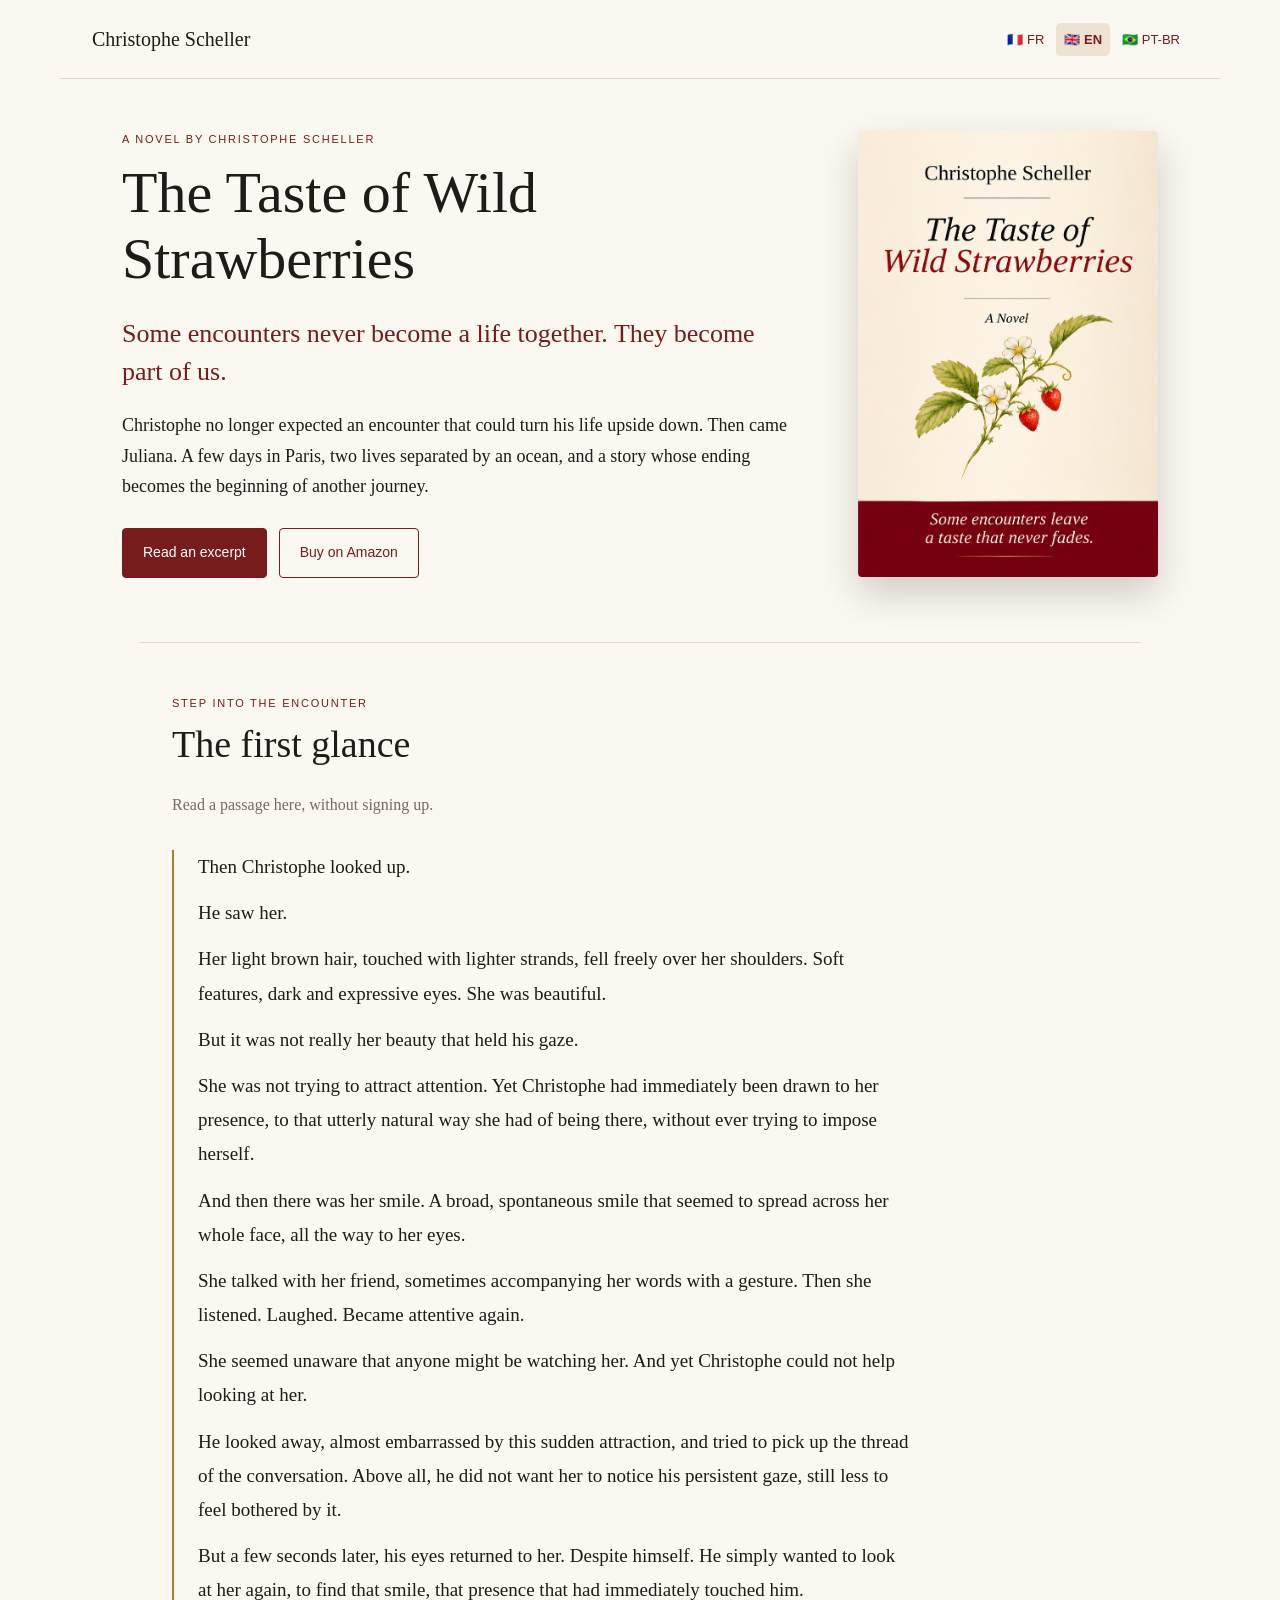
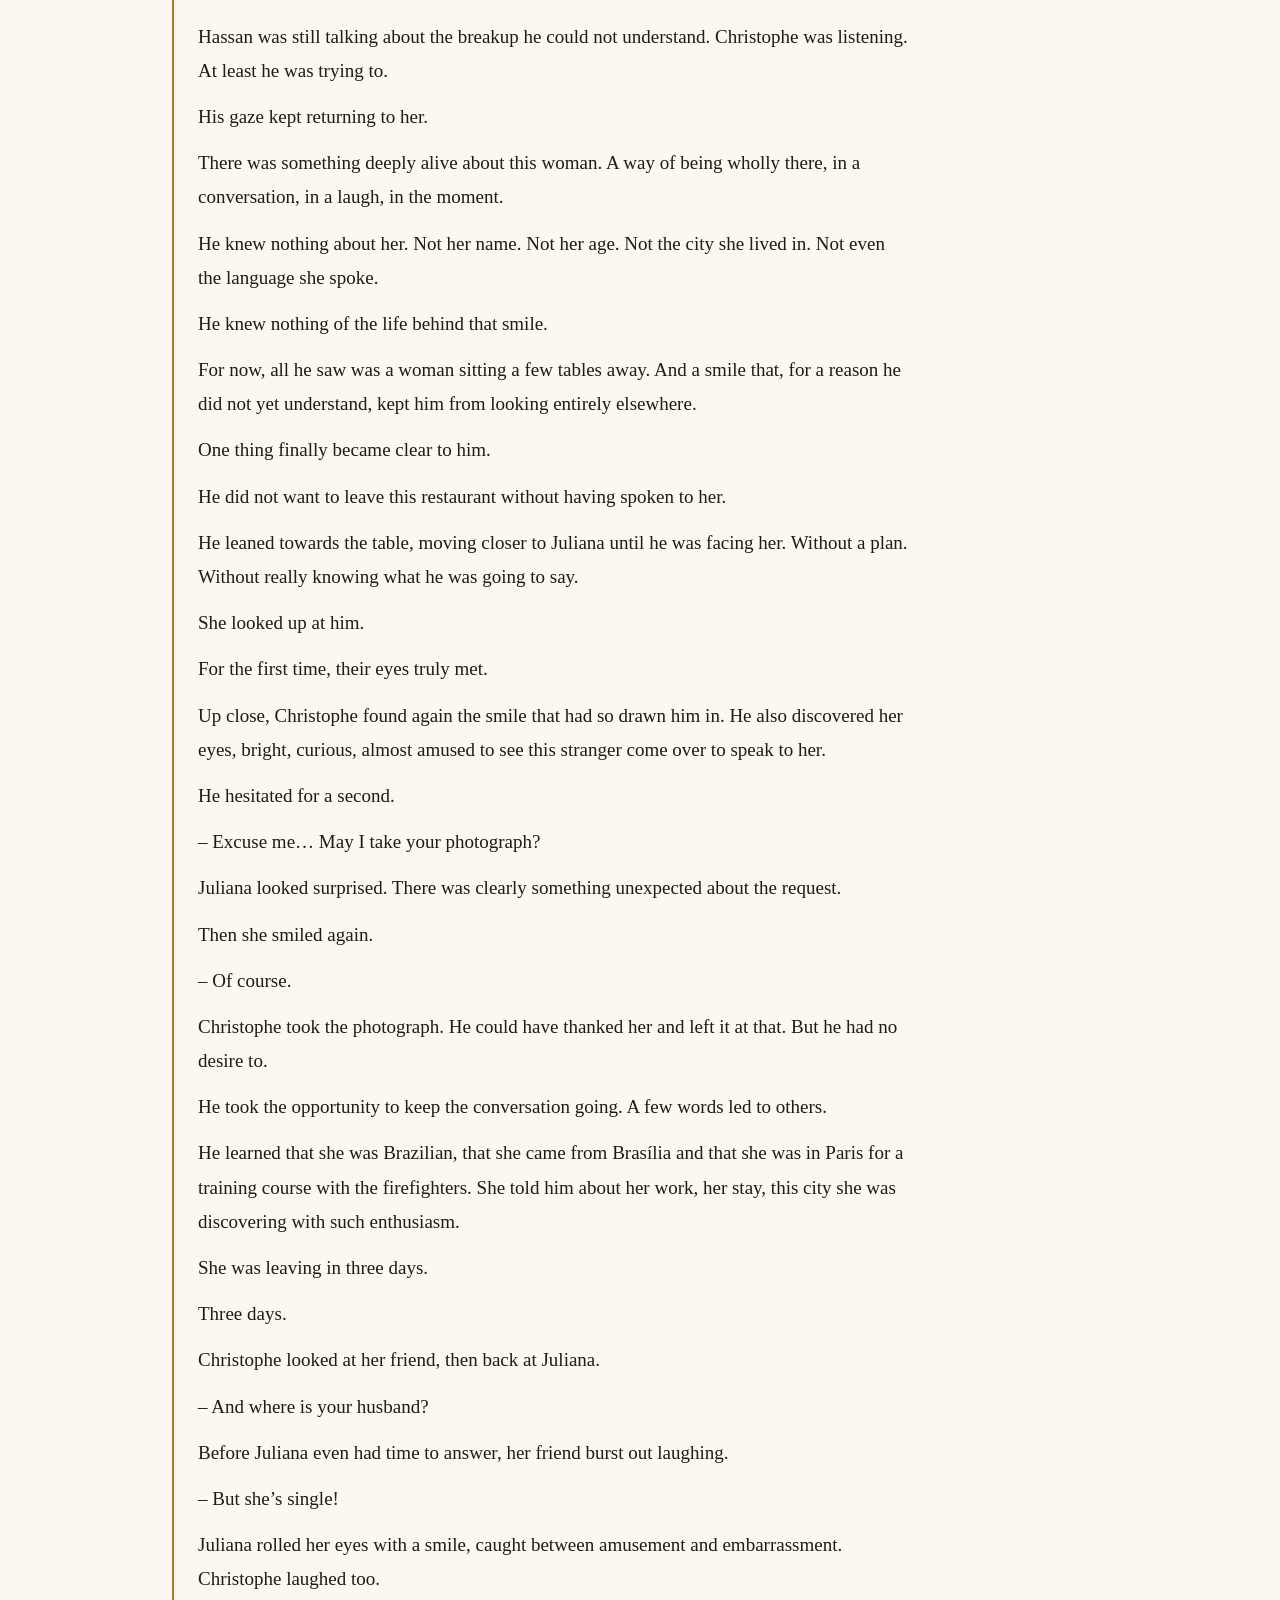
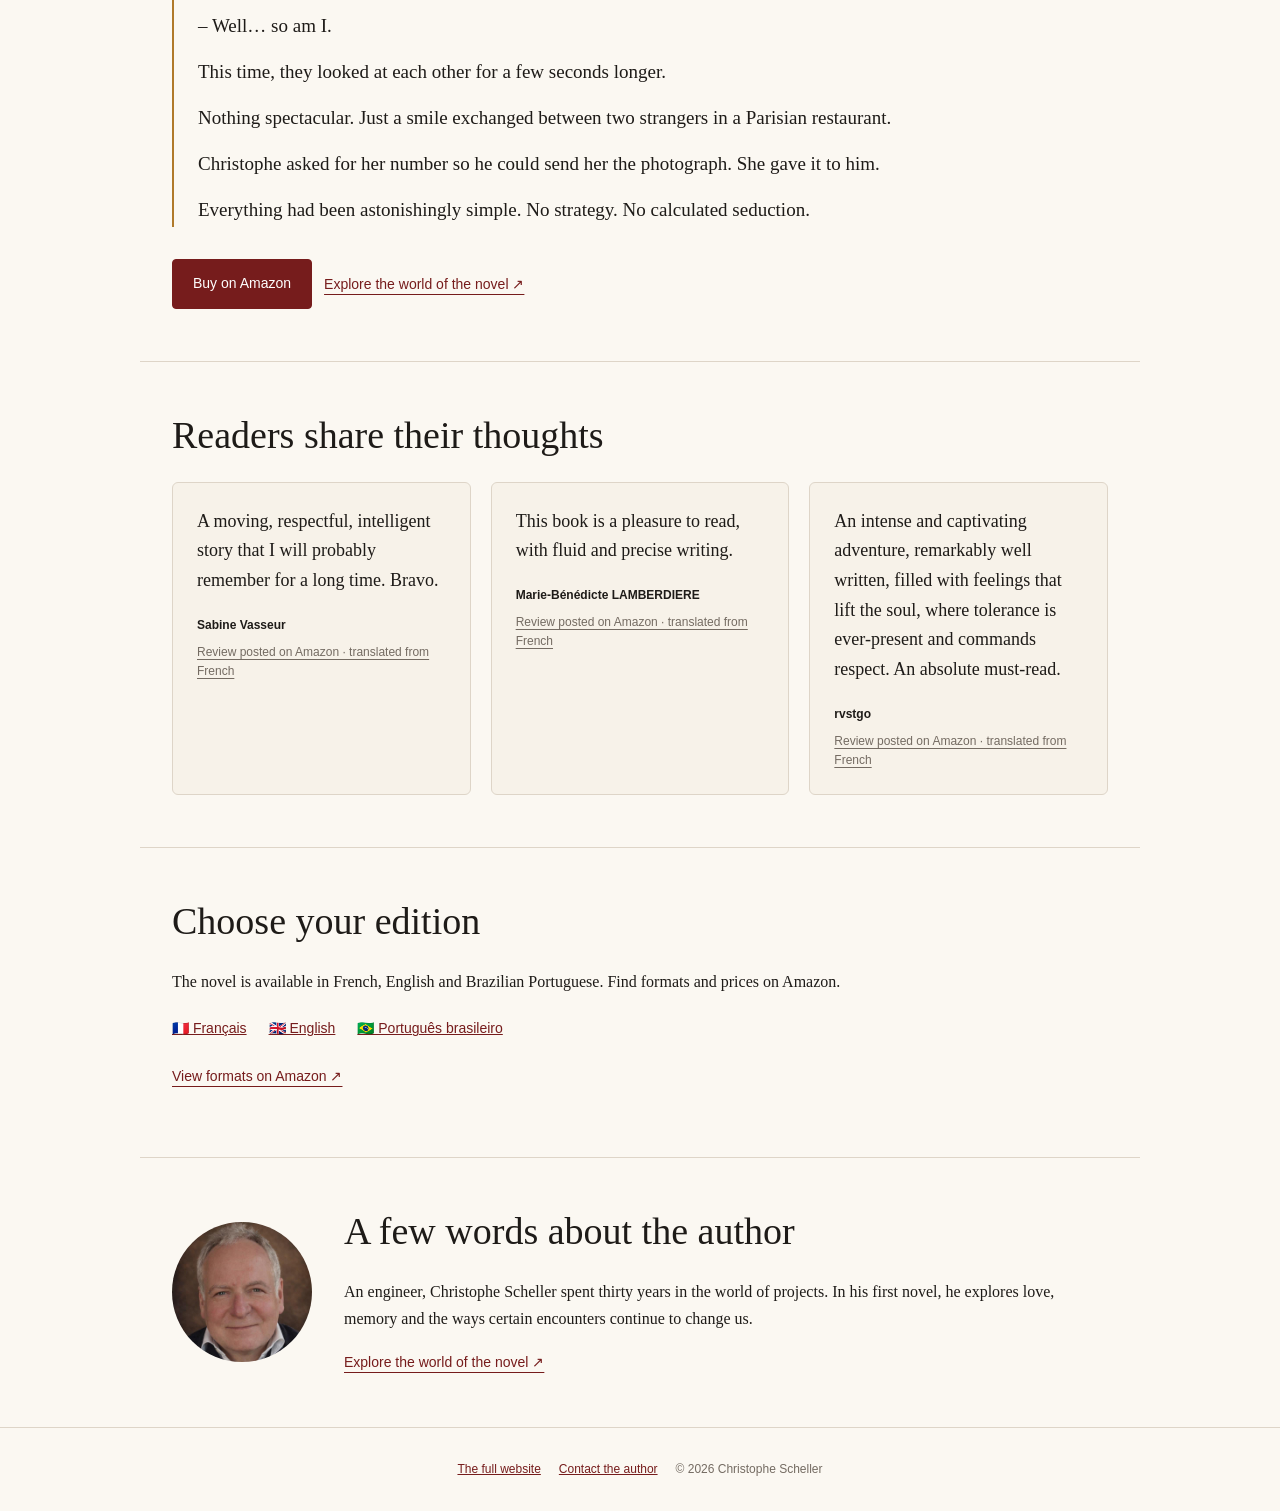
<file: en/decouvrir/index.html>
<!doctype html>
<html lang="en"><head><meta charset="utf-8"><meta name="viewport" content="width=device-width, initial-scale=1"><title>The Taste of Wild Strawberries — Christophe Scheller</title><meta name="description" content="Christophe no longer expected an encounter that could turn his life upside down. Then came Juliana. A few days in Paris, two lives separated by an ocean, and a story whose ending becomes the beginning of another journey."><link rel="canonical" href="https://christophescheller.fr/en/decouvrir/"><link rel="alternate" hreflang="fr" href="https://christophescheller.fr/decouvrir/"><link rel="alternate" hreflang="en" href="https://christophescheller.fr/en/decouvrir/"><link rel="alternate" hreflang="pt-BR" href="https://christophescheller.fr/pt-br/decouvrir/"><link rel="alternate" hreflang="x-default" href="https://christophescheller.fr/decouvrir/"><meta property="og:type" content="book"><meta property="og:title" content="The Taste of Wild Strawberries"><meta property="og:description" content="Some encounters never become a life together. They become part of us."><meta property="og:url" content="https://christophescheller.fr/en/decouvrir/"><meta property="og:image" content="https://christophescheller.fr/assets/couverture-actuelle-en-v4.png"><link rel="stylesheet" href="../../assets/campagne.css?v=20261117-couverture-retenue"></head>
<body><header class="campaign-header"><a class="campaign-brand" href="../index.html">Christophe Scheller</a><nav class="campaign-language" aria-label="Choose a language"><a href="../../decouvrir/index.html" lang="fr">🇫🇷 FR</a><a href="index.html" lang="en" aria-current="page">🇬🇧 EN</a><a href="../../pt-br/decouvrir/index.html" lang="pt-BR">🇧🇷 PT-BR</a></nav></header>
<main><section class="campaign-hero"><div class="campaign-copy"><p class="campaign-eyebrow">A novel by Christophe Scheller</p><h1>The Taste of Wild Strawberries</h1><p class="campaign-signature">Some encounters never become a life together. They become part of us.</p><p class="campaign-summary">Christophe no longer expected an encounter that could turn his life upside down. Then came Juliana. A few days in Paris, two lives separated by an ocean, and a story whose ending becomes the beginning of another journey.</p><div class="campaign-actions"><a class="campaign-button primary" href="#lire">Read an excerpt</a><a class="campaign-button" href="https://www.amazon.fr/dp/B0H6MMX7SH" target="_blank" rel="noopener">Buy on Amazon</a></div></div><figure class="campaign-cover current-cover-frame"><img class="campaign-cover-image cover-from-spread current-cover-front" src="../../assets/couverture-actuelle-en-v4.png" alt="Cover of The Taste of Wild Strawberries by Christophe Scheller" width="1498" height="1050" fetchpriority="high"></figure></section>
<section class="campaign-section" id="lire"><p class="campaign-eyebrow">Step into the encounter</p><h2>The first glance</h2><p class="campaign-muted">Read a passage here, without signing up.</p><blockquote class="campaign-excerpt"><p>Then Christophe looked up.</p><p>He saw her.</p><p>Her light brown hair, touched with lighter strands, fell freely over her shoulders. Soft features, dark and expressive eyes. She was beautiful.</p><p>But it was not really her beauty that held his gaze.</p><p>She was not trying to attract attention. Yet Christophe had immediately been drawn to her presence, to that utterly natural way she had of being there, without ever trying to impose herself.</p><p>And then there was her smile. A broad, spontaneous smile that seemed to spread across her whole face, all the way to her eyes.</p><p>She talked with her friend, sometimes accompanying her words with a gesture. Then she listened. Laughed. Became attentive again.</p><p>She seemed unaware that anyone might be watching her. And yet Christophe could not help looking at her.</p><p>He looked away, almost embarrassed by this sudden attraction, and tried to pick up the thread of the conversation. Above all, he did not want her to notice his persistent gaze, still less to feel bothered by it.</p><p>But a few seconds later, his eyes returned to her. Despite himself. He simply wanted to look at her again, to find that smile, that presence that had immediately touched him.</p><p>Hassan was still talking about the breakup he could not understand. Christophe was listening. At least he was trying to.</p><p>His gaze kept returning to her.</p><p>There was something deeply alive about this woman. A way of being wholly there, in a conversation, in a laugh, in the moment.</p><p>He knew nothing about her. Not her name. Not her age. Not the city she lived in. Not even the language she spoke.</p><p>He knew nothing of the life behind that smile.</p><p>For now, all he saw was a woman sitting a few tables away. And a smile that, for a reason he did not yet understand, kept him from looking entirely elsewhere.</p><p>One thing finally became clear to him.</p><p>He did not want to leave this restaurant without having spoken to her.</p><p>He leaned towards the table, moving closer to Juliana until he was facing her. Without a plan. Without really knowing what he was going to say.</p><p>She looked up at him.</p><p>For the first time, their eyes truly met.</p><p>Up close, Christophe found again the smile that had so drawn him in. He also discovered her eyes, bright, curious, almost amused to see this stranger come over to speak to her.</p><p>He hesitated for a second.</p><p>– Excuse me… May I take your photograph?</p><p>Juliana looked surprised. There was clearly something unexpected about the request.</p><p>Then she smiled again.</p><p>– Of course.</p><p>Christophe took the photograph. He could have thanked her and left it at that. But he had no desire to.</p><p>He took the opportunity to keep the conversation going. A few words led to others.</p><p>He learned that she was Brazilian, that she came from Brasília and that she was in Paris for a training course with the firefighters. She told him about her work, her stay, this city she was discovering with such enthusiasm.</p><p>She was leaving in three days.</p><p>Three days.</p><p>Christophe looked at her friend, then back at Juliana.</p><p>– And where is your husband?</p><p>Before Juliana even had time to answer, her friend burst out laughing.</p><p>– But she’s single!</p><p>Juliana rolled her eyes with a smile, caught between amusement and embarrassment. Christophe laughed too.</p><p>– Well… so am I.</p><p>This time, they looked at each other for a few seconds longer.</p><p>Nothing spectacular. Just a smile exchanged between two strangers in a Parisian restaurant.</p><p>Christophe asked for her number so he could send her the photograph. She gave it to him.</p><p>Everything had been astonishingly simple. No strategy. No calculated seduction.</p></blockquote><div class="campaign-actions"><a class="campaign-button primary" href="https://www.amazon.fr/dp/B0H6MMX7SH" target="_blank" rel="noopener">Buy on Amazon</a><a class="campaign-text-link" href="../index.html#extraits">Explore the world of the novel ↗</a></div></section>
<section class="campaign-section campaign-reader-section"><h2>Readers share their thoughts</h2><div class="campaign-reviews"><figure class="campaign-review"><blockquote><p>A moving, respectful, intelligent story that I will probably remember for a long time. Bravo.</p></blockquote><figcaption><strong>Sabine Vasseur</strong><a href="https://www.amazon.fr/dp/B0H6JQLMPZ#customerReviews" target="_blank" rel="noopener">Review posted on Amazon · translated from French</a></figcaption></figure><figure class="campaign-review"><blockquote><p>This book is a pleasure to read, with fluid and precise writing.</p></blockquote><figcaption><strong>Marie-Bénédicte LAMBERDIERE</strong><a href="https://www.amazon.fr/dp/B0H6JQLMPZ#customerReviews" target="_blank" rel="noopener">Review posted on Amazon · translated from French</a></figcaption></figure><figure class="campaign-review"><blockquote><p>An intense and captivating adventure, remarkably well written, filled with feelings that lift the soul, where tolerance is ever-present and commands respect. An absolute must-read.</p></blockquote><figcaption><strong>rvstgo</strong><a href="https://www.amazon.fr/dp/B0H6JQLMPZ#customerReviews" target="_blank" rel="noopener">Review posted on Amazon · translated from French</a></figcaption></figure></div></section>
<section class="campaign-section"><h2>Choose your edition</h2><p>The novel is available in French, English and Brazilian Portuguese. Find formats and prices on Amazon.</p><div class="campaign-editions"><a href="https://www.amazon.fr/dp/B0H6JQLMPZ" target="_blank" rel="noopener" lang="fr">🇫🇷 Français</a><a href="https://www.amazon.fr/dp/B0H6MMX7SH" target="_blank" rel="noopener" lang="en">🇬🇧 English</a><a href="https://www.amazon.fr/dp/B0H6MTT7H8" target="_blank" rel="noopener" lang="pt-BR">🇧🇷 Português brasileiro</a></div><p><a class="campaign-text-link" href="https://www.amazon.fr/dp/B0H6MMX7SH" target="_blank" rel="noopener">View formats on Amazon ↗</a></p></section>
<section class="campaign-section campaign-author"><img src="../../assets/christophe-scheller.jpg" alt="Christophe Scheller" width="160" height="160" loading="lazy"><div><h2>A few words about the author</h2><p>An engineer, Christophe Scheller spent thirty years in the world of projects. In his first novel, he explores love, memory and the ways certain encounters continue to change us.</p><a class="campaign-text-link" href="../index.html">Explore the world of the novel ↗</a></div></section></main>
<footer class="campaign-footer"><a href="../index.html">The full website</a><a href="mailto:christophe.scheller@gmail.com">Contact the author</a><span>© 2026 Christophe Scheller</span></footer>
<!-- Cloudflare Web Analytics --><script type="module" src="https://static.cloudflareinsights.com/beacon.min.js" data-cf-beacon='{"token": "4d6f03d2fbf64516ad3363372d7a90b8"}'></script><!-- End Cloudflare Web Analytics -->
</body></html>
</file>
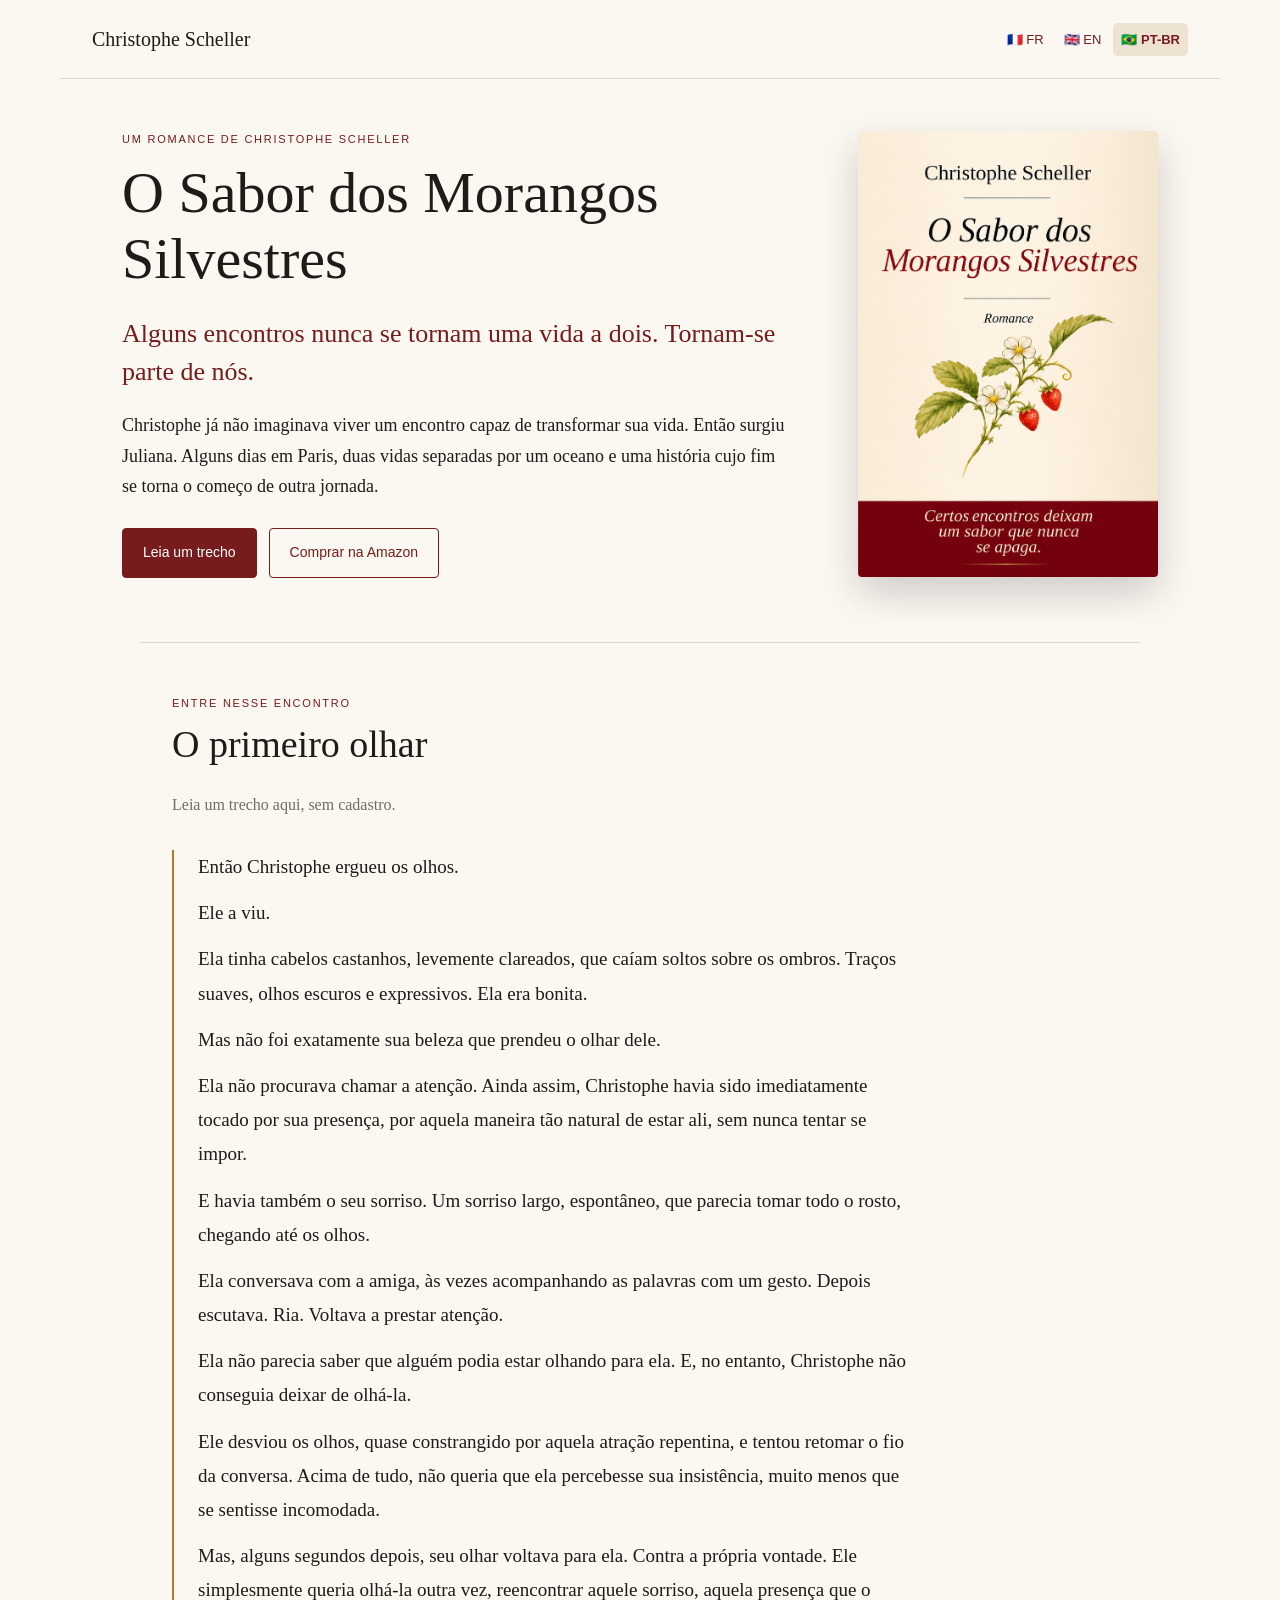
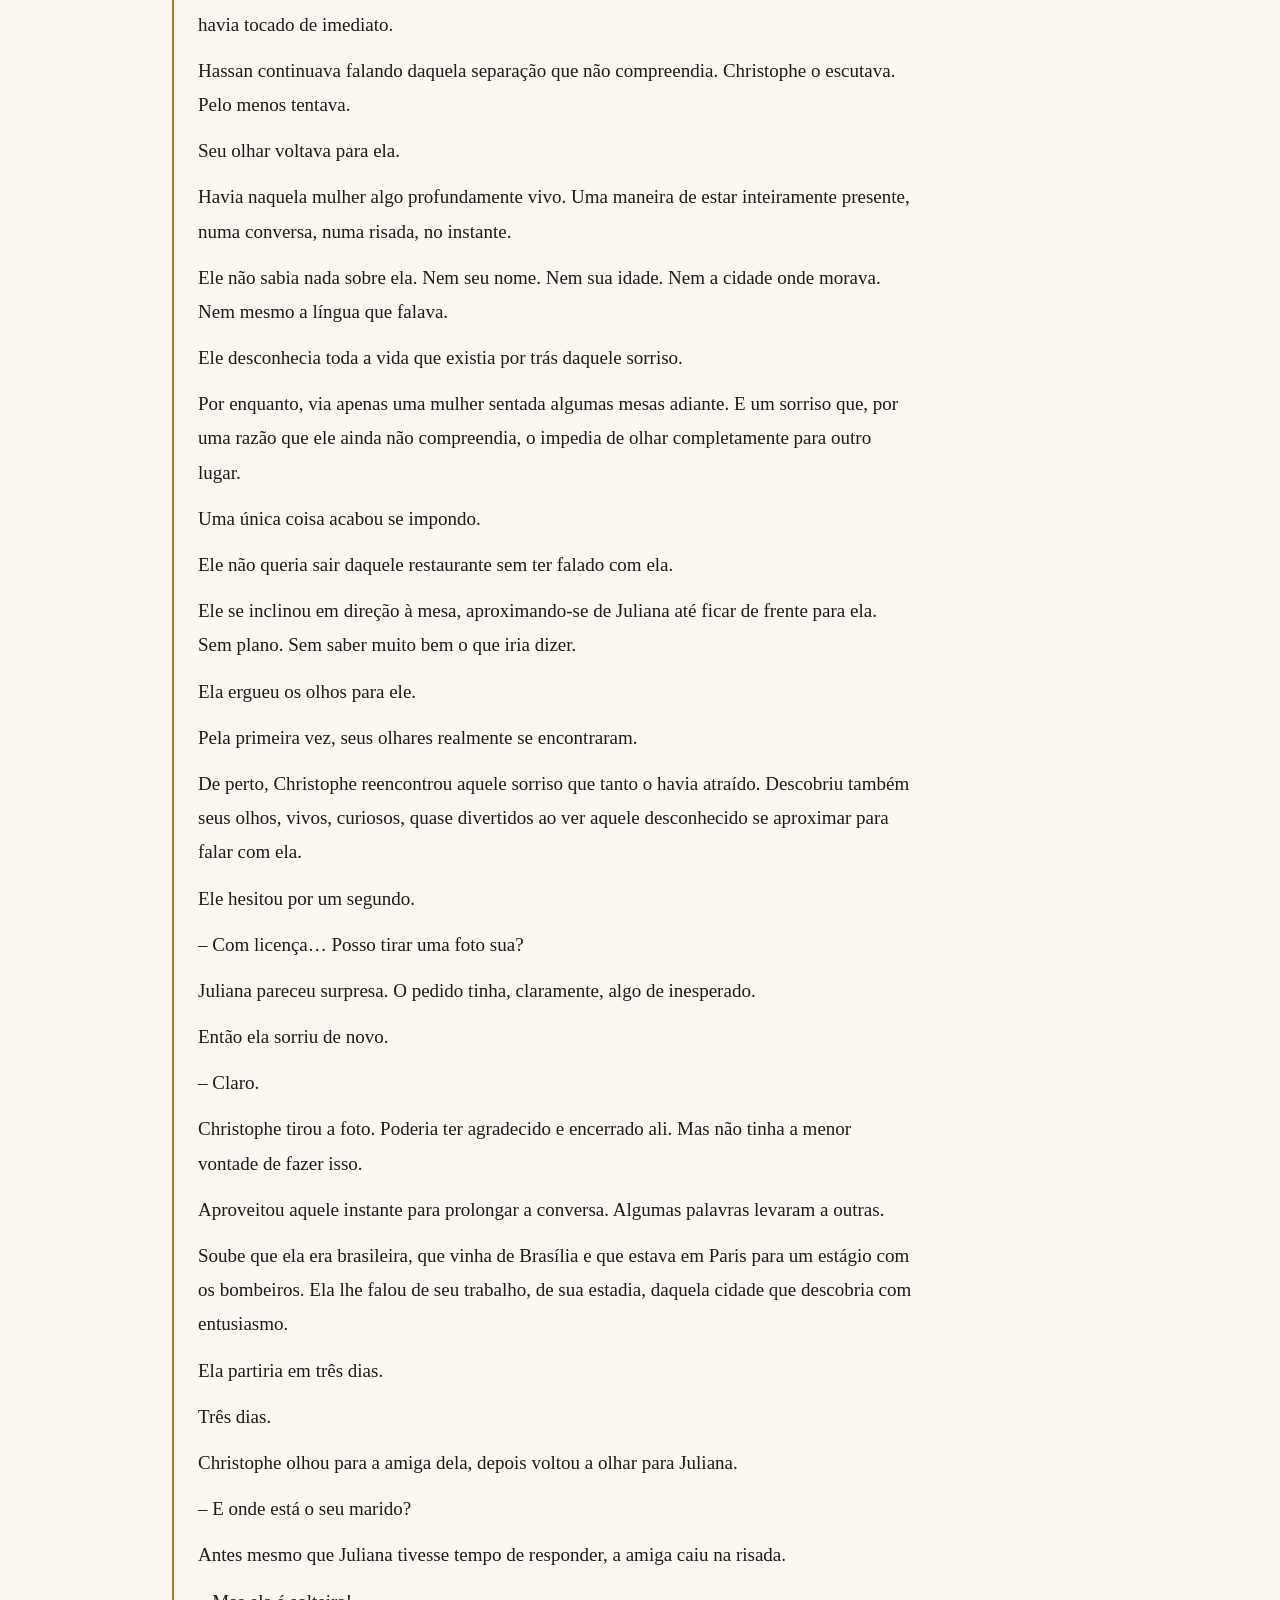
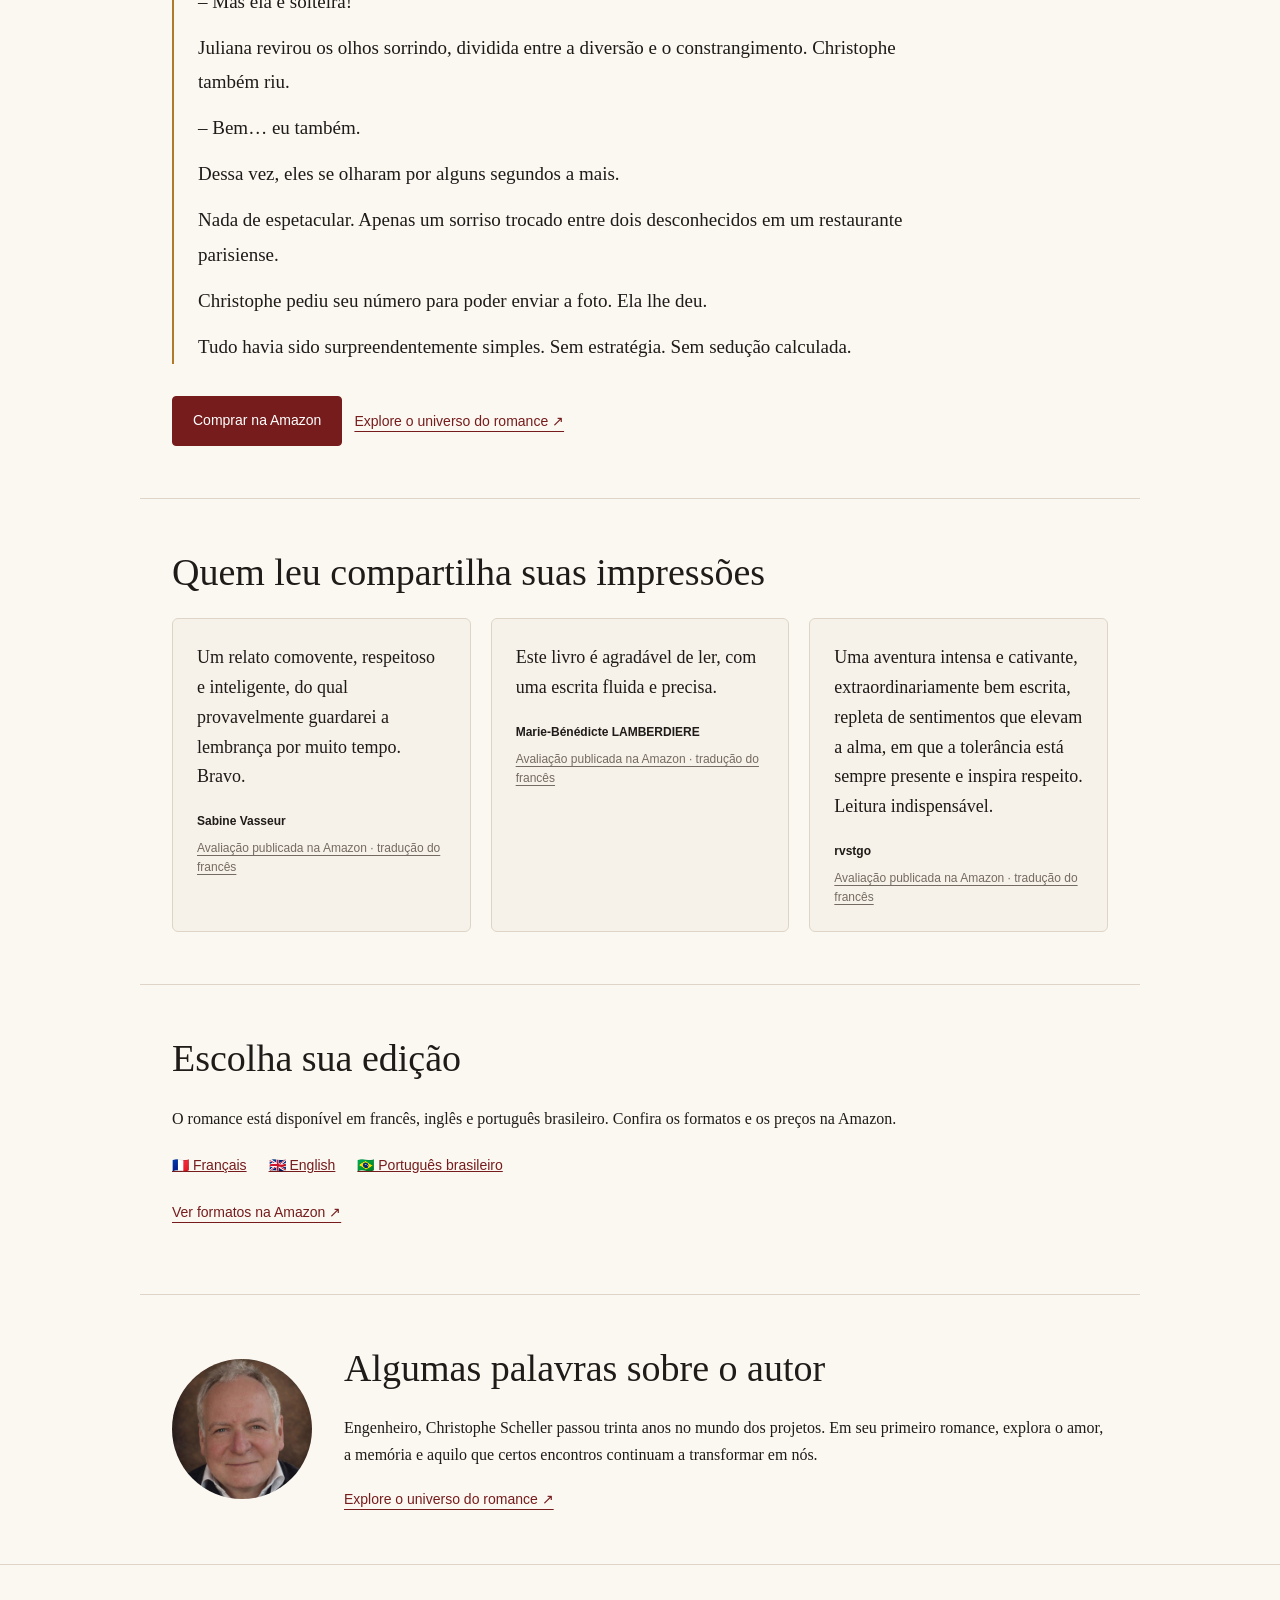
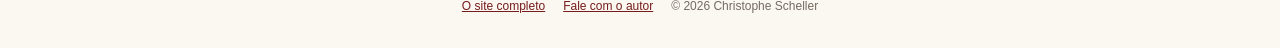
<file: pt-br/decouvrir/index.html>
<!doctype html>
<html lang="pt-BR"><head><meta charset="utf-8"><meta name="viewport" content="width=device-width, initial-scale=1"><title>O Sabor dos Morangos Silvestres — Christophe Scheller</title><meta name="description" content="Christophe já não imaginava viver um encontro capaz de transformar sua vida. Então surgiu Juliana. Alguns dias em Paris, duas vidas separadas por um oceano e uma história cujo fim se torna o começo de outra jornada."><link rel="canonical" href="https://christophescheller.fr/pt-br/decouvrir/"><link rel="alternate" hreflang="fr" href="https://christophescheller.fr/decouvrir/"><link rel="alternate" hreflang="en" href="https://christophescheller.fr/en/decouvrir/"><link rel="alternate" hreflang="pt-BR" href="https://christophescheller.fr/pt-br/decouvrir/"><link rel="alternate" hreflang="x-default" href="https://christophescheller.fr/decouvrir/"><meta property="og:type" content="book"><meta property="og:title" content="O Sabor dos Morangos Silvestres"><meta property="og:description" content="Alguns encontros nunca se tornam uma vida a dois. Tornam-se parte de nós."><meta property="og:url" content="https://christophescheller.fr/pt-br/decouvrir/"><meta property="og:image" content="https://christophescheller.fr/assets/couverture-actuelle-pt-v4.png"><link rel="stylesheet" href="../../assets/campagne.css?v=20261117-couverture-retenue"></head>
<body><header class="campaign-header"><a class="campaign-brand" href="../index.html">Christophe Scheller</a><nav class="campaign-language" aria-label="Escolher o idioma"><a href="../../decouvrir/index.html" lang="fr">🇫🇷 FR</a><a href="../../en/decouvrir/index.html" lang="en">🇬🇧 EN</a><a href="index.html" lang="pt-BR" aria-current="page">🇧🇷 PT-BR</a></nav></header>
<main><section class="campaign-hero"><div class="campaign-copy"><p class="campaign-eyebrow">Um romance de Christophe Scheller</p><h1>O Sabor dos Morangos Silvestres</h1><p class="campaign-signature">Alguns encontros nunca se tornam uma vida a dois. Tornam-se parte de nós.</p><p class="campaign-summary">Christophe já não imaginava viver um encontro capaz de transformar sua vida. Então surgiu Juliana. Alguns dias em Paris, duas vidas separadas por um oceano e uma história cujo fim se torna o começo de outra jornada.</p><div class="campaign-actions"><a class="campaign-button primary" href="#lire">Leia um trecho</a><a class="campaign-button" href="https://www.amazon.fr/dp/B0H6MTT7H8" target="_blank" rel="noopener">Comprar na Amazon</a></div></div><figure class="campaign-cover current-cover-frame"><img class="campaign-cover-image cover-from-spread current-cover-front" src="../../assets/couverture-actuelle-pt-v4.png" alt="Capa de O Sabor dos Morangos Silvestres, de Christophe Scheller" width="1498" height="1050" fetchpriority="high"></figure></section>
<section class="campaign-section" id="lire"><p class="campaign-eyebrow">Entre nesse encontro</p><h2>O primeiro olhar</h2><p class="campaign-muted">Leia um trecho aqui, sem cadastro.</p><blockquote class="campaign-excerpt"><p>Então Christophe ergueu os olhos.</p><p>Ele a viu.</p><p>Ela tinha cabelos castanhos, levemente clareados, que caíam soltos sobre os ombros. Traços suaves, olhos escuros e expressivos. Ela era bonita.</p><p>Mas não foi exatamente sua beleza que prendeu o olhar dele.</p><p>Ela não procurava chamar a atenção. Ainda assim, Christophe havia sido imediatamente tocado por sua presença, por aquela maneira tão natural de estar ali, sem nunca tentar se impor.</p><p>E havia também o seu sorriso. Um sorriso largo, espontâneo, que parecia tomar todo o rosto, chegando até os olhos.</p><p>Ela conversava com a amiga, às vezes acompanhando as palavras com um gesto. Depois escutava. Ria. Voltava a prestar atenção.</p><p>Ela não parecia saber que alguém podia estar olhando para ela. E, no entanto, Christophe não conseguia deixar de olhá-la.</p><p>Ele desviou os olhos, quase constrangido por aquela atração repentina, e tentou retomar o fio da conversa. Acima de tudo, não queria que ela percebesse sua insistência, muito menos que se sentisse incomodada.</p><p>Mas, alguns segundos depois, seu olhar voltava para ela. Contra a própria vontade. Ele simplesmente queria olhá-la outra vez, reencontrar aquele sorriso, aquela presença que o havia tocado de imediato.</p><p>Hassan continuava falando daquela separação que não compreendia. Christophe o escutava. Pelo menos tentava.</p><p>Seu olhar voltava para ela.</p><p>Havia naquela mulher algo profundamente vivo. Uma maneira de estar inteiramente presente, numa conversa, numa risada, no instante.</p><p>Ele não sabia nada sobre ela. Nem seu nome. Nem sua idade. Nem a cidade onde morava. Nem mesmo a língua que falava.</p><p>Ele desconhecia toda a vida que existia por trás daquele sorriso.</p><p>Por enquanto, via apenas uma mulher sentada algumas mesas adiante. E um sorriso que, por uma razão que ele ainda não compreendia, o impedia de olhar completamente para outro lugar.</p><p>Uma única coisa acabou se impondo.</p><p>Ele não queria sair daquele restaurante sem ter falado com ela.</p><p>Ele se inclinou em direção à mesa, aproximando-se de Juliana até ficar de frente para ela. Sem plano. Sem saber muito bem o que iria dizer.</p><p>Ela ergueu os olhos para ele.</p><p>Pela primeira vez, seus olhares realmente se encontraram.</p><p>De perto, Christophe reencontrou aquele sorriso que tanto o havia atraído. Descobriu também seus olhos, vivos, curiosos, quase divertidos ao ver aquele desconhecido se aproximar para falar com ela.</p><p>Ele hesitou por um segundo.</p><p>– Com licença… Posso tirar uma foto sua?</p><p>Juliana pareceu surpresa. O pedido tinha, claramente, algo de inesperado.</p><p>Então ela sorriu de novo.</p><p>– Claro.</p><p>Christophe tirou a foto. Poderia ter agradecido e encerrado ali. Mas não tinha a menor vontade de fazer isso.</p><p>Aproveitou aquele instante para prolongar a conversa. Algumas palavras levaram a outras.</p><p>Soube que ela era brasileira, que vinha de Brasília e que estava em Paris para um estágio com os bombeiros. Ela lhe falou de seu trabalho, de sua estadia, daquela cidade que descobria com entusiasmo.</p><p>Ela partiria em três dias.</p><p>Três dias.</p><p>Christophe olhou para a amiga dela, depois voltou a olhar para Juliana.</p><p>– E onde está o seu marido?</p><p>Antes mesmo que Juliana tivesse tempo de responder, a amiga caiu na risada.</p><p>– Mas ela é solteira!</p><p>Juliana revirou os olhos sorrindo, dividida entre a diversão e o constrangimento. Christophe também riu.</p><p>– Bem… eu também.</p><p>Dessa vez, eles se olharam por alguns segundos a mais.</p><p>Nada de espetacular. Apenas um sorriso trocado entre dois desconhecidos em um restaurante parisiense.</p><p>Christophe pediu seu número para poder enviar a foto. Ela lhe deu.</p><p>Tudo havia sido surpreendentemente simples. Sem estratégia. Sem sedução calculada.</p></blockquote><div class="campaign-actions"><a class="campaign-button primary" href="https://www.amazon.fr/dp/B0H6MTT7H8" target="_blank" rel="noopener">Comprar na Amazon</a><a class="campaign-text-link" href="../index.html#extraits">Explore o universo do romance ↗</a></div></section>
<section class="campaign-section campaign-reader-section"><h2>Quem leu compartilha suas impressões</h2><div class="campaign-reviews"><figure class="campaign-review"><blockquote><p>Um relato comovente, respeitoso e inteligente, do qual provavelmente guardarei a lembrança por muito tempo. Bravo.</p></blockquote><figcaption><strong>Sabine Vasseur</strong><a href="https://www.amazon.fr/dp/B0H6JQLMPZ#customerReviews" target="_blank" rel="noopener">Avaliação publicada na Amazon · tradução do francês</a></figcaption></figure><figure class="campaign-review"><blockquote><p>Este livro é agradável de ler, com uma escrita fluida e precisa.</p></blockquote><figcaption><strong>Marie-Bénédicte LAMBERDIERE</strong><a href="https://www.amazon.fr/dp/B0H6JQLMPZ#customerReviews" target="_blank" rel="noopener">Avaliação publicada na Amazon · tradução do francês</a></figcaption></figure><figure class="campaign-review"><blockquote><p>Uma aventura intensa e cativante, extraordinariamente bem escrita, repleta de sentimentos que elevam a alma, em que a tolerância está sempre presente e inspira respeito. Leitura indispensável.</p></blockquote><figcaption><strong>rvstgo</strong><a href="https://www.amazon.fr/dp/B0H6JQLMPZ#customerReviews" target="_blank" rel="noopener">Avaliação publicada na Amazon · tradução do francês</a></figcaption></figure></div></section>
<section class="campaign-section"><h2>Escolha sua edição</h2><p>O romance está disponível em francês, inglês e português brasileiro. Confira os formatos e os preços na Amazon.</p><div class="campaign-editions"><a href="https://www.amazon.fr/dp/B0H6JQLMPZ" target="_blank" rel="noopener" lang="fr">🇫🇷 Français</a><a href="https://www.amazon.fr/dp/B0H6MMX7SH" target="_blank" rel="noopener" lang="en">🇬🇧 English</a><a href="https://www.amazon.fr/dp/B0H6MTT7H8" target="_blank" rel="noopener" lang="pt-BR">🇧🇷 Português brasileiro</a></div><p><a class="campaign-text-link" href="https://www.amazon.fr/dp/B0H6MTT7H8" target="_blank" rel="noopener">Ver formatos na Amazon ↗</a></p></section>
<section class="campaign-section campaign-author"><img src="../../assets/christophe-scheller.jpg" alt="Christophe Scheller" width="160" height="160" loading="lazy"><div><h2>Algumas palavras sobre o autor</h2><p>Engenheiro, Christophe Scheller passou trinta anos no mundo dos projetos. Em seu primeiro romance, explora o amor, a memória e aquilo que certos encontros continuam a transformar em nós.</p><a class="campaign-text-link" href="../index.html">Explore o universo do romance ↗</a></div></section></main>
<footer class="campaign-footer"><a href="../index.html">O site completo</a><a href="mailto:christophe.scheller@gmail.com">Fale com o autor</a><span>© 2026 Christophe Scheller</span></footer>
<!-- Cloudflare Web Analytics --><script type="module" src="https://static.cloudflareinsights.com/beacon.min.js" data-cf-beacon='{"token": "4d6f03d2fbf64516ad3363372d7a90b8"}'></script><!-- End Cloudflare Web Analytics -->
</body></html>
</file>
<file: style.css>
:root {
  --ink: #1e1b18;
  --paper: #f7f2e9;
  --wine: #761c1c;
  --gold: #b07a2a;
  --muted: #746b62;
}

* {
  box-sizing: border-box;
}

html {
  scroll-behavior: smooth;
}

body {
  margin: 0;
  background: #fbf8f2;
  color: var(--ink);
  font-family: Georgia, 'Times New Roman', serif;
  line-height: 1.65;
}


/* =========================
   EN-TÊTE
   ========================= */

header {
  height: 76px;
  display: flex;
  align-items: center;
  justify-content: space-between;
  padding: 0 6vw;
  border-bottom: 1px solid #ded5c8;
  background: rgba(251, 248, 242, .96);
  position: sticky;
  top: 0;
  z-index: 10;
}

.brand {
  font-size: 18px;
  color: var(--ink);
  text-decoration: none;
}

.brand span {
  font-size: 11px;
  letter-spacing: .18em;
  text-transform: uppercase;
  color: var(--muted);
  margin-left: 10px;
}

nav {
  display: flex;
  gap: 14px;
}

nav a {
  color: var(--ink);
  text-decoration: none;
  font-size: 16px;
  padding: 7px 10px;
  border-radius: 5px;
  white-space: nowrap;
  transition: color .18s ease, background-color .18s ease, box-shadow .18s ease;
}

nav a:hover,
nav a:focus-visible {
  color: var(--wine);
  background-color: #eee2d2;
  box-shadow: inset 0 -2px 0 var(--wine);
}

nav a:focus-visible {
  outline: 2px solid var(--wine);
  outline-offset: 3px;
}


/* =========================
   ÉLÉMENTS GÉNÉRAUX
   ========================= */

.eyebrow {
  font-family: Arial, sans-serif;
  font-size: 11px;
  letter-spacing: .23em;
  font-weight: 700;
  color: var(--wine);
}

h1,
h2 {
  font-weight: 400;
  line-height: 1.08;
}

.button {
  display: inline-block;
  padding: 13px 20px;
  border: 1px solid var(--wine);
  color: var(--wine);
  text-decoration: none;
  font-family: Arial, sans-serif;
  font-size: 13px;
  letter-spacing: .04em;
}

.button.primary {
  background: var(--wine);
  color: white;
}

.narrow {
  max-width: 790px;
  margin: auto;
}


/* =========================
   HERO
   ========================= */

.hero {
  min-height: calc(100vh - 76px);
  display: grid;
  grid-template-columns: 1.05fr .75fr;
  gap: 7vw;
  align-items: center;
  padding: 70px 9vw 90px;
  background:
    radial-gradient(circle at 80% 30%, #f3dfbd 0, transparent 36%),
    linear-gradient(135deg, #fbf8f2, #f5ede0);
}

h1 {
  font-size: clamp(52px, 6vw, 90px);
  margin: .2em 0 .35em;
}

h1 em {
  color: var(--wine);
  font-style: normal;
}

blockquote {
  margin: 0 0 28px;
  padding-left: 22px;
  border-left: 2px solid var(--gold);
  font-size: clamp(20px, 2vw, 27px);
  font-style: italic;
}

.lead {
  max-width: 680px;
  font-size: 18px;
  color: #4d463f;
}

.actions {
  display: flex;
  gap: 14px;
  flex-wrap: wrap;
  margin-top: 34px;
}

.cover-wrap {
  display: flex;
  justify-content: center;
}

.cover {
  width: min(390px, 100%);
  box-shadow: 0 30px 70px rgba(45, 31, 17, .28);
  border-radius: 2px;
}


/* =========================
   LE ROMAN
   ========================= */

.roman {
  padding: 110px 8vw;
  background: white;
}

.roman h2 {
  font-size: clamp(34px, 4vw, 54px);
  margin: .35em 0 .8em;
}

.roman p {
  font-size: 19px;
}

.pivot {
  font-size: 30px !important;
  color: var(--wine);
  font-style: italic;
  margin: 1.2em 0;
}

.note {
  border-top: 1px solid #d9cdbd;
  margin-top: 42px;
  padding-top: 28px;
  color: #5c534b;
}


/* =========================
   PARIS / BRASÍLIA
   ========================= */

.distance {
  padding: 100px 8vw;
  text-align: center;
  background: #241b17;
  color: #f8efe4;
}

.distance p {
  font-family: Arial, sans-serif;
  letter-spacing: .35em;
  font-size: 12px;
  color: #d8b479;
}

.distance p span {
  margin: 0 15px;
}

.distance h2 {
  font-size: clamp(32px, 4vw, 52px);
  font-style: italic;
  max-width: 900px;
  margin: 25px auto;
}


/* =========================
   L'AUTEUR
   ========================= */

.author {
  display: grid;
  grid-template-columns: 280px 1fr;
  gap: 70px;
  max-width: 1000px;
  margin: auto;
  padding: 110px 6vw;
  align-items: start;
}

.author img {
  width: 100%;
  height: auto;
  border-radius: 50%;
  filter: grayscale(10%);
}

.author h2 {
  font-size: 48px;
  margin: .15em 0 .55em;
}

.author p {
  font-size: 18px;
}

.author-quote {
  margin: 34px 0 22px;
  font-size: 23px;
  line-height: 1.55;
  color: var(--wine);
  font-style: normal;
}

.text-link {
  font-family: Arial, sans-serif;
  font-size: 13px;
  letter-spacing: .04em;
  color: var(--wine);
  text-decoration: none;
  border-bottom: 1px solid #c7a77b;
  padding-bottom: 3px;
}


/* =========================
   CE QUE L'AUTEUR AIME
   ========================= */

.auteur-aime {
  padding: 90px 24px 100px;
  background: var(--paper);
}

.auteur-aime .narrow {
  max-width: 960px;
}

.auteur-aime h2 {
  font-size: clamp(30px, 3.5vw, 44px);
  margin: .35em 0 .6em;
}

.auteur-aime-intro {
  max-width: 800px;
  font-size: 18px;
  line-height: 1.7;
}


/* Mosaïque */

.auteur-aime-grid {
  display: grid;
  grid-template-columns: repeat(6, 1fr);
  gap: 14px;
  margin-top: 42px;
  align-items: start;
}


/* Les deux compositions du haut
   sont affichées intégralement */

.auteur-aime-grid img:nth-child(1),
.auteur-aime-grid img:nth-child(2) {
  grid-column: span 3;
  width: 100%;
  height: auto;
  object-fit: contain;
  display: block;
  border-radius: 4px;
  box-shadow: 0 12px 30px rgba(30, 20, 10, .12);
}


/* Les trois images du bas */

.auteur-aime-grid img:nth-child(3),
.auteur-aime-grid img:nth-child(4),
.auteur-aime-grid img:nth-child(5) {
  grid-column: span 2;
  width: 100%;
  height: 280px;
  object-fit: cover;
  display: block;
  border-radius: 4px;
  box-shadow: 0 12px 30px rgba(30, 20, 10, .12);
}


/* =========================
   POURQUOI CE LIVRE
   ========================= */

.story {
  padding: 110px 8vw;
  background: #f1e9dd;
}

.story-inner {
  max-width: 940px;
  margin: auto;
}

.story h2 {
  font-size: clamp(36px, 4.5vw, 60px);
  margin: .3em 0 .85em;
  max-width: 900px;
}

.story h2 em {
  color: var(--wine);
  font-style: italic;
}

.story-copy {
  max-width: 760px;
}

.story-copy p {
  font-size: 19px;
}

.story-opening {
  font-size: 23px !important;
}

.story-question {
  font-size: 28px !important;
  line-height: 1.35;
  font-style: italic;
  color: var(--wine);
  margin: 1.4em 0;
}

.rhythm {
  margin: 1.6em 0;
  font-size: 21px !important;
}

.story-actions {
  display: flex;
  gap: 14px;
  flex-wrap: wrap;
  margin-top: 38px;
}


/* =========================
   PAROLES DE LECTEURS
   ========================= */

.lecteurs {
  padding: 90px 24px;
  background: var(--paper);
}

.lecteurs h2 {
  margin-bottom: 24px;
}

.lecteurs-image {
  max-width: 760px;
  margin: 42px auto 28px;
}

.lecteurs-image img {
  display: block;
  width: 100%;
  height: auto;
  border-radius: 4px;
  box-shadow: 0 18px 45px rgba(30, 20, 10, .16);
}

.lecteurs-merci {
  max-width: 700px;
  margin: 28px auto 0;
  text-align: center;
  font-size: 1.05rem;
  line-height: 1.7;
}


/* =========================
   APPEL À L'ACTION
   ========================= */

.cta {
  text-align: center;
  padding: 100px 6vw;
  background: var(--wine);
  color: white;
}

.cta .eyebrow {
  color: #e8c995;
}

.cta h2 {
  font-size: clamp(40px, 5vw, 66px);
  margin: .3em 0 .65em;
}

.button.light {
  border-color: white;
  color: white;
}


/* =========================
   PIED DE PAGE
   ========================= */

footer {
  padding: 50px 7vw;
  background: #171411;
  color: #eee;
  display: grid;
  grid-template-columns: 1fr 1fr auto;
  gap: 30px;
  align-items: center;
  font-family: Arial, sans-serif;
  font-size: 13px;
}

footer span {
  display: block;
  color: #aaa;
  margin-top: 4px;
}

footer a {
  color: white;
}

.small {
  color: #888;
}


/* =========================
   TABLETTE / MOBILE
   ========================= */

@media (max-width: 800px) {

  header {
    padding: 0 5vw;
  }

  nav {
    display: none;
  }

  .brand span {
    display: none;
  }

  .hero {
    grid-template-columns: 1fr;
    padding: 55px 7vw;
  }

  .hero-copy {
    order: 1;
  }

  .cover-wrap {
    order: 0;
  }

  .cover {
    width: min(280px, 80vw);
  }

  .roman {
    padding: 80px 7vw;
  }

  .distance {
    padding: 80px 7vw;
  }

  .author {
    grid-template-columns: 1fr;
    gap: 35px;
  }

  .author img {
    width: 190px;
  }

  .story {
    padding: 80px 7vw;
  }

  .story-question {
    font-size: 24px !important;
  }

  footer {
    grid-template-columns: 1fr;
  }
}


/* =========================
   PETITS ÉCRANS
   ========================= */

@media (max-width: 700px) {

  .auteur-aime {
    padding: 60px 20px;
  }

  .auteur-aime-grid {
    grid-template-columns: 1fr;
    gap: 14px;
    margin-top: 30px;
  }

  .auteur-aime-grid img:nth-child(1),
  .auteur-aime-grid img:nth-child(2),
  .auteur-aime-grid img:nth-child(3),
  .auteur-aime-grid img:nth-child(4),
  .auteur-aime-grid img:nth-child(5) {
    grid-column: auto;
    width: 100%;
    height: auto;
    max-height: none;
    object-fit: contain;
  }

  .lecteurs {
    padding: 60px 20px;
  }

  .lecteurs-image {
    margin-top: 30px;
  }
}

/* Language selector */
header { gap: 18px; }
.language-switcher { display: flex; gap: 5px; flex-shrink: 0; font-family: Arial, sans-serif; }
.language-switcher a { padding: 7px 8px; border-radius: 5px; font-size: 12px; color: var(--ink); text-decoration: none; white-space: nowrap; }
.language-switcher a:hover, .language-switcher a[aria-current="page"] { background: #eee2d2; color: var(--wine); }
.language-switcher a[aria-current="page"] { font-weight: 700; }
.language-switcher a:focus-visible { outline: 2px solid var(--wine); }
.edition-note { color: var(--muted); font-size: 15px; font-style: italic; }
@media (max-width: 1350px) { header { height: auto; min-height: 76px; flex-wrap: wrap; padding-top: 12px; padding-bottom: 12px; } header nav { order: 3; width: 100%; justify-content: center; gap: 22px; } }
@media (max-width: 800px) { header nav { display: none; } .language-switcher { display: flex; } }
@media (max-width: 420px) { header { gap: 8px; padding-left: 4vw; padding-right: 4vw; } .brand { font-size: 15px; } .language-switcher a { padding: 7px 5px; font-size: 11px; } }

.book-editions { margin-top: 22px; font-family: Arial, sans-serif; font-size: 13px; color: var(--muted); }
.book-editions p { margin-bottom: 8px; }
.edition-links { display: flex; flex-wrap: wrap; gap: 8px 18px; }
.edition-links a { color: var(--wine); text-underline-offset: 4px; }

.excerpts { scroll-margin-top: 140px; }
.actions { flex-wrap: wrap; }
.book-excerpt { border-top: 1px solid #ded5c8; margin-top: 18px; }
.book-excerpt:last-child { border-bottom: 1px solid #ded5c8; }
.book-excerpt summary { cursor: pointer; padding: 22px 0; color: var(--wine); font-size: 23px; line-height: 1.3; }
.book-excerpt summary small { display: block; margin: 7px 0 0 22px; font: 12px Arial,sans-serif; color: var(--muted); }
.book-excerpt summary:focus-visible { outline: 2px solid var(--wine); outline-offset: 4px; }
.excerpt-content { padding: 0 0 28px; }
.excerpt-intro { color: var(--muted); font-style: italic; }
.excerpt-content blockquote { margin: 26px 0; padding: 0 0 0 20px; border-left: 2px solid #b07a2a; font-size: 18px; line-height: 1.75; }
.excerpt-content blockquote p { margin: 0 0 10px; }

/* La rencontre en aquarelles */
.watercolour-section { background: #f7f2e9; scroll-margin-top: 140px; text-align: center; }
.watercolour-figure { margin: 32px auto 0; max-width: 620px; }
.watercolour-figure img { display: block; width: 100%; height: auto; border-radius: 8px; box-shadow: 0 10px 30px rgba(30,27,24,.10); }
@media (max-width: 800px) { .watercolour-figure { max-width: 100%; margin-top: 24px; } }

/* Dossier d’auteur : Le projet */
.project-section { background: #fbf8f2; scroll-margin-top: 140px; }
.project-note { margin: 26px 0 32px; padding: 18px 22px; background: #f7f2e9; border-left: 3px solid var(--gold); color: var(--muted); font-size: 15px; }
.project-note p { margin-top: 0; }
.project-content { padding: 4px 0 24px; }
.project-content p { line-height: 1.75; margin-bottom: 20px; overflow-wrap: break-word; }
.project-subsection { margin-left: 16px; }
.project-subsection summary { font-size: 20px; padding: 18px 0; }
header nav { flex-wrap: wrap; }
@media (max-width: 800px) { .project-subsection { margin-left: 0; } .project-subsection summary { font-size: 19px; } .project-note { padding: 16px; } }

/* Lire le livre */
.read-book-section { background: #f7f2e9; scroll-margin-top: 150px; }
.read-options { display: grid; gap: 24px; margin: 28px 0; }
.read-option { padding: 26px; border: 1px solid #ded5c8; border-radius: 10px; background: #fffdf9; }
.read-option h3 { margin-top: 0; color: var(--wine); font-size: 25px; font-weight: 400; }
#read-pdf-form label { display: block; margin: 18px 0 7px; font: 15px Arial,sans-serif; }
#read-pdf-form input:not([type=hidden]), #read-pdf-form textarea { width: 100%; padding: 12px; border: 1px solid #b8ac9c; border-radius: 5px; background: white; font: 17px Arial,sans-serif; color: var(--ink); }
#read-pdf-form textarea { resize: vertical; }
#read-pdf-form input:focus-visible, #read-pdf-form textarea:focus-visible, #read-pdf-form button:focus-visible { outline: 2px solid var(--gold); outline-offset: 3px; }
#read-pdf-form button { cursor: pointer; }
#read-pdf-form button:disabled { opacity: .55; cursor: not-allowed; }
.pdf-pending { padding: 12px 16px; background: #f0e6d8; color: var(--muted); }
.pdf-small { font-size: 14px; color: var(--muted); }
.pdf-honeypot { display: none; }
#pdf-reader { scroll-margin-top: 150px; }
#pdf-reader[hidden], .pdf-pending[hidden] { display: none; }
#pdf-frame { width: 100%; height: 80vh; min-height: 420px; border: 1px solid #ded5c8; background: white; }
#pdf-request-status:empty { display: none; }
.read-entry { flex-basis: 100%; margin-top: 8px; }
@media (max-width: 600px) { .read-option { padding: 20px; } #pdf-frame { min-height: 350px; } }

/* Souvenir d’un week-end entre amis */
.friendship-memory { max-width: 680px; margin: 42px auto 0; text-align: center; }
.friendship-memory img { display: block; width: 100%; height: auto; border-radius: 8px; box-shadow: 0 10px 30px rgba(30,27,24,.10); }
.friendship-memory figcaption { margin-top: 14px; color: var(--muted); font-size: 16px; font-style: italic; }

/* Photos personnelles, présentées intégralement */
.personal-photo { margin: 36px auto; width: 100%; }
.personal-photo img { display: block; width: 100%; height: auto; border-radius: 8px; box-shadow: 0 10px 30px rgba(30,27,24,.10); }
.personal-polo { max-width: 300px; }
.personal-polo img { aspect-ratio: 1; height: 300px; object-fit: cover; object-position: center; }
.strawberry-memory { max-width: 280px; }

/* Portrait du livre conservé en premier, nouveau portrait en complément */


@media (max-width: 360px) { .personal-polo img { height: auto; aspect-ratio: auto; } }

/* Retours de lecteurs, dépliables comme les extraits */
.reader-feedback-list { margin-top: 32px; }
.reader-feedback .lecteurs-image { margin-top: 22px; }
.reader-feedback-list .reader-feedback:last-child { border-bottom: 1px solid #ded5c8; }
.father-feedback-image { max-width: 580px; }

/* Avis Amazon : cartes lisibles et traduites */
.amazon-review-grid { display: grid; grid-template-columns: repeat(2, minmax(0, 1fr)); gap: 20px; margin: 26px 0; align-items: start; }
.amazon-review { background: #fbf8f2; border: 1px solid #ded5c8; border-radius: 8px; padding: 24px; box-shadow: 0 6px 18px rgba(30,27,24,.04); overflow-wrap: break-word; }
.amazon-review-author { margin: 0; font: 13px/1.5 Arial, sans-serif; color: var(--muted); }
.amazon-review-stars { margin: 9px 0; color: #a76519; letter-spacing: .08em; font-size: 19px; }
.amazon-review h3 { margin: 10px 0 18px; color: var(--wine); font-size: 21px; line-height: 1.35; font-weight: normal; }
.amazon-review blockquote { margin: 0; padding: 0; border: 0; font-size: 17px; line-height: 1.7; }
.amazon-review blockquote p { margin: 0 0 14px; }
.amazon-review blockquote p:last-child { margin-bottom: 0; }
.amazon-review-source { margin-top: 26px; }
@media (max-width: 700px) { .amazon-review-grid { grid-template-columns: 1fr; } .amazon-review { padding: 20px; } }

/* Nouveaux souvenirs : images entières, sans déformation */
.favourite-memories { display: grid; grid-template-columns: repeat(2, minmax(0, 1fr)); gap: 28px 22px; margin: 42px 0; align-items: start; }
.favourite-memory { margin: 0; min-width: 0; text-align: center; }
.favourite-memory img { display: block; width: 100%; height: auto; border-radius: 6px; box-shadow: 0 10px 30px rgba(30,27,24,.10); }
.favourite-memory figcaption { margin-top: 12px; font-size: 16px; color: var(--muted); font-style: italic; }
.favourite-paris { grid-column: 1 / -1; width: 100%; max-width: 620px; justify-self: center; }
@media (max-width: 700px) { .favourite-memories { grid-template-columns: 1fr; gap: 28px; } }

/* À Juliana : chapitre fermé par défaut */
.juliana-section { background: #fbf8f2; scroll-margin-top: 140px; }
.juliana-chapter { border-top: 1px solid #ded5c8; border-bottom: 1px solid #ded5c8; }
.juliana-chapter > summary { cursor: pointer; color: var(--wine); padding: 25px 0; font-size: clamp(28px, 4vw, 42px); line-height: 1.3; }
.juliana-chapter > summary small { display: block; margin: 10px 0 0 28px; font: 14px/1.5 Arial, sans-serif; color: var(--muted); }
.juliana-chapter > summary:focus-visible { outline: 2px solid var(--wine); outline-offset: 5px; }
.juliana-content { padding-bottom: 30px; }
.juliana-quote { margin: 20px auto 34px; max-width: 680px; text-align: center; color: var(--wine); }
.juliana-quote p { font-size: 22px; line-height: 1.6; }
.juliana-quote cite { color: var(--muted); font-size: 13px; }
.juliana-photo { margin: 0; min-width: 0; text-align: center; }
.juliana-photo img { display: block; width: 100%; height: auto; border-radius: 6px; box-shadow: 0 10px 30px rgba(30,27,24,.10); }
.juliana-photo figcaption { margin-top: 12px; color: var(--muted); font-size: 15px; font-style: italic; }
.juliana-hero { max-width: 535px; margin: 0 auto 38px; }
.juliana-gallery, .juliana-cards { display: grid; grid-template-columns: repeat(2,minmax(0,1fr)); gap: 28px 22px; align-items: start; }
.juliana-birthday { margin-top: 40px; }
.juliana-cards { margin: 20px 0; }
.juliana-card-note { color: var(--muted); font-size: 14px; }
.juliana-card-message { max-width: 650px; margin: 26px auto 0; border-left: 2px solid var(--gold); padding-left: 22px; font-size: 18px; }
@media (max-width: 600px) { .juliana-gallery, .juliana-cards { grid-template-columns: 1fr; } .juliana-quote p { font-size: 19px; } }

/* Chansons du moment : pochettes et liens Spotify */
.music-section { background: var(--paper); scroll-margin-top: 140px; }
.music-chapter { border-top: 1px solid #ded5c8; border-bottom: 1px solid #ded5c8; }
.music-chapter > summary { padding: 25px 0; color: var(--wine); cursor: pointer; font-size: clamp(27px,4vw,40px); line-height: 1.3; }
.music-chapter > summary:focus-visible { outline: 2px solid var(--wine); outline-offset: 5px; }
.music-content { padding-bottom: 30px; }
.music-intro { margin: 10px 0 28px; font-size: 18px; color: var(--muted); }
.music-grid { display: grid; grid-template-columns: repeat(3,minmax(0,1fr)); gap: 22px; align-items: start; }
.music-card { min-width: 0; background: #fbf8f2; border-radius: 8px; overflow: hidden; border: 1px solid #ded5c8; }
.music-card a { display: block; height: 100%; text-decoration: none; color: var(--ink); }
.music-card a:hover { background: #eee2d2; }
.music-card a:focus-visible { outline: 3px solid var(--wine); outline-offset: -3px; }
.music-cover { display: block; width: 100%; height: auto; aspect-ratio: 1; }
.music-card-copy { padding: 18px; }
.music-card h3 { margin: 0 0 7px; font-size: 21px; line-height: 1.35; font-weight: normal; color: var(--wine); overflow-wrap: break-word; }
.music-card p { margin: 0 0 18px; font: 13px/1.5 Arial,sans-serif; color: var(--muted); }
.music-listen { font: 13px/1.5 Arial,sans-serif; color: var(--wine); text-decoration: underline; text-underline-offset: 4px; }
@media (max-width: 800px) { .music-grid { grid-template-columns: repeat(2,minmax(0,1fr)); } }
@media (max-width: 480px) { .music-grid { grid-template-columns: 1fr; max-width: 320px; margin: auto; } }

/* Navigation du contenu : deux niveaux repliables */
.site-chapters { max-width: 1100px; margin: 0 auto; padding: 20px 6vw 80px; }
.site-chapter { scroll-margin-top: 160px; border-top: 1px solid #ded5c8; }
.site-chapter:last-child { border-bottom: 1px solid #ded5c8; }
.site-major > summary { cursor: pointer; padding: 30px 0; color: var(--wine); }
.site-major > summary h2 { display: inline; font-size: clamp(26px,3.5vw,38px); line-height: 1.3; }
.chapter-number { font: 13px Arial,sans-serif; color: var(--gold); margin: 0 16px 0 6px; }
.site-major-content { padding: 0 0 28px 28px; }
.site-subchapter { border-top: 1px solid #e4dbcf; scroll-margin-top: 160px; }
.site-subchapter > summary { padding: 20px 0; cursor: pointer; color: var(--ink); }
.site-subchapter > summary h3 { display: inline; font-size: clamp(19px,2.5vw,24px); font-weight: normal; line-height: 1.4; }
.site-major > summary:hover, .site-subchapter > summary:hover { color: var(--wine); background: #f7f2e9; }
.site-major > summary:focus-visible, .site-subchapter > summary:focus-visible { outline: 2px solid var(--wine); outline-offset: 4px; }
.site-subcontent { padding: 12px 0 34px; }
.site-subcontent section { padding: 0; background: transparent; max-width: none; }
.site-subcontent .narrow { max-width: none; }
.site-subcontent .author { grid-template-columns: 240px minmax(0,1fr); gap: 40px; }
.site-subcontent .auteur-aime { padding: 0; }
.site-subcontent .story h2 { font-size: clamp(26px,3.5vw,40px); }
.site-subcontent .distance { padding: 32px 0 0; margin-top: 30px; }
.reading-block { margin: 30px 0; }
.reading-title { color: var(--wine); font-size: 23px; font-weight: normal; line-height: 1.4; margin-bottom: 10px; }
.reading-subtitle { margin-top: 0; color: var(--muted); font: 13px/1.5 Arial,sans-serif; }
.reading-block .excerpt-content blockquote { font-size: 18px; }
@media (max-width: 700px) {
 .site-chapters { padding: 12px 7vw 55px; }
 .site-major-content { padding-left: 10px; }
 .chapter-number { margin-right: 8px; }
 .site-subcontent .author { grid-template-columns: 1fr; gap: 25px; }
 .site-major > summary { padding: 25px 0; }
}

/* Contraste du passage Paris — Brasília */
.site-subcontent section.distance { background: #241b17; color: #f8efe4; padding: 36px 24px; margin-top: 30px; border-radius: 8px; }
.site-subcontent .distance h2 { color: #f8efe4; font-size: clamp(25px, 3.5vw, 38px); }
.site-subcontent .distance p { color: #d8b479; }

/* Troisième niveau : extraits et analyses, fermés par défaut */
.reading-part { margin: 16px 0; border-top: 1px solid #ded5c8; }
.reading-part:last-child { border-bottom: 1px solid #ded5c8; }
.reading-part > summary { padding: 20px 0; color: var(--wine); cursor: pointer; line-height: 1.4; }
.reading-part > summary .reading-title { display: inline; margin: 0; font-size: 21px; }
.reading-part > summary small { display: block; margin: 8px 0 0 22px; color: var(--muted); font: 13px/1.5 Arial,sans-serif; }
.reading-part > summary:hover { background: #f7f2e9; }
.reading-part > summary:focus-visible { outline: 2px solid var(--wine); outline-offset: 4px; }
.reading-part > .excerpt-content, .reading-part > .project-content { padding-top: 12px; }

/* Couverture complète localisée, dans la présentation du roman */
.full-book-cover { margin: 32px auto; max-width: 900px; text-align: center; }
.full-book-cover img { display: block; width: 100%; height: auto; border-radius: 6px; box-shadow: 0 10px 30px rgba(30,27,24,.12); }
.full-book-cover figcaption { margin-top: 12px; color: var(--muted); font-size: 15px; font-style: italic; }

/* Lisibilité des titres à l’intérieur des rubriques, notamment sur mobile */
.site-subcontent section.roman h2, .site-subcontent .author h2 { font-size: clamp(26px, 3.6vw, 40px); line-height: 1.2; overflow-wrap: break-word; }
.site-subcontent section.distance h2 { font-size: clamp(25px, 3.5vw, 38px); color: #f8efe4; }
.site-subcontent .full-book-cover img { width: 100%; height: auto; }

/* Retours Facebook : présentation commune aux avis Amazon, sans note inventée */
.facebook-review-source { margin: 0 0 10px; color: var(--muted); font: 12px/1.5 Arial,sans-serif; letter-spacing: .08em; }
.facebook-review-note { font-size: 14px; color: var(--muted); }

/* Limiter l’enregistrement direct des portraits et cartes de Juliana */
#rencontre img, .photo-viewer img[data-protected-photo="true"] {
  -webkit-touch-callout: none;
  -webkit-user-select: none;
  user-select: none;
  -webkit-user-drag: none;
}

/* Squash : lecteur adapté à toutes les tailles d’écran */
.squash-content { padding: 0 0 24px; }
.squash-video { display: block; width: 100%; height: auto; border-radius: 6px; background: #151515; box-shadow: 0 10px 30px rgba(30,27,24,.10); }

/* Le retour de ma mère : citation traduite et texte fidèle au commentaire */
.mother-feedback-card { max-width: 720px; margin: 16px auto; padding: 32px; border: 1px solid #ded5c8; border-radius: 8px; background: #f7f2e9; box-shadow: 0 8px 24px rgba(30,27,24,.05); }
.mother-feedback-card blockquote { margin: 0 0 24px; color: var(--ink); font-size: clamp(18px, 2.2vw, 22px); line-height: 1.75; }
.mother-feedback-card blockquote p { margin: 0 0 18px; }
.mother-feedback-card blockquote p:last-child { margin-bottom: 0; color: var(--wine); }
.mother-feedback-card figcaption { font: 14px/1.6 Arial, sans-serif; }
.mother-feedback-card figcaption strong { color: var(--wine); }
.mother-feedback-card figcaption span { display: block; margin-top: 5px; color: var(--muted); font-size: 12px; }
@media (max-width: 600px) { .mother-feedback-card { padding: 22px 18px; } }

.mother-feedback-image { max-width: 460px; margin: 20px auto 30px; }
.mother-feedback-image figcaption { margin-top: 12px; text-align: center; color: var(--muted); font-size: 15px; font-style: italic; }

.reading-part[id] { scroll-margin-top: 160px; }

/* Les deux commentaires originaux de ma mère */
.mother-feedback-gallery { display: grid; grid-template-columns: repeat(2,minmax(0,1fr)); gap: 22px; margin: 20px auto 30px; max-width: 900px; align-items: start; }
.mother-feedback-gallery .mother-feedback-image { width: 100%; max-width: none; margin: 0; }
@media (max-width: 700px) { .mother-feedback-gallery { grid-template-columns: 1fr; max-width: 460px; gap: 28px; } }

.mother-comment-title { margin: 0 0 20px; color: var(--wine); font-size: 22px; line-height: 1.35; font-weight: normal; }

/* Accès à la playlist complète */
.music-playlist-actions { margin: 20px 0 32px; }
.music-playlist-actions .button { border-radius: 5px; text-align: center; }
.music-playlist-actions p { max-width: 680px; margin: 12px 0 0; color: var(--muted); font-size: 15px; line-height: 1.6; }
@media (max-width: 480px) { .music-playlist-actions .button { display: block; width: 100%; } }

/* Bannière originale de la playlist, cliquable vers Spotify */
.music-playlist-banner { margin: 22px 0; }
.music-playlist-banner a { display: block; border-radius: 6px; overflow: hidden; }
.music-playlist-banner a:focus-visible { outline: 3px solid var(--wine); outline-offset: 5px; }
.music-playlist-banner img { display: block; width: 100%; height: auto; aspect-ratio: auto; border-radius: 6px; }

/* Reprise et traduction des deux retours professionnels */
.professional-feedback-card { max-width: 760px; margin: 30px auto; padding: 28px; background: #f7f2e9; border: 1px solid #ded5c8; border-radius: 8px; }
.professional-feedback-card h4 { margin: 0 0 22px; color: var(--wine); font-size: 23px; font-weight: normal; line-height: 1.4; }
.professional-feedback-card blockquote { margin: 0; color: var(--ink); font-size: 18px; line-height: 1.75; }
.professional-feedback-card blockquote p { margin: 0 0 18px; }
.professional-feedback-card blockquote p:last-child { margin-bottom: 0; }
@media (max-width: 600px) { .professional-feedback-card { padding: 22px 18px; } }

/* Courte note de l’auteur, visible avant les cinq grandes rubriques */
.author-note { max-width: 1100px; margin: 0 auto; padding: 42px 6vw 48px; }
.author-note-inner { max-width: 800px; margin: 0 auto; padding-top: 32px; border-top: 1px solid #ded5c8; }
.author-note h2 { margin: 0 0 28px; color: var(--wine); font-size: clamp(27px,3.5vw,36px); line-height: 1.25; }
.author-note p { margin: 0 0 20px; font-size: 18px; line-height: 1.8; }
.author-note p.author-note-opening { color: var(--wine); font-size: 21px; }
.author-note p.author-note-signature { margin-top: 28px; margin-bottom: 0; text-align: right; color: var(--wine); }
@media (max-width: 700px) { .author-note { padding: 24px 7vw 36px; } .author-note p { font-size: 17px; } .author-note p.author-note-opening { font-size: 20px; } }

/* =========================================
   QUAND UNE HISTOIRE D'AMOUR DEVIENT
   UNE RENAISSANCE
   ========================================= */

.renaissance {
  padding: 90px 7vw 100px;
  background: #f7f2e9;
  color: #1e1b18;
}

.renaissance-inner {
  max-width: 790px;
  margin: 0 auto;
}

.renaissance h2 {
  font-size: clamp(32px, 4vw, 50px);
  line-height: 1.2;
  font-weight: 400;
  margin: 20px 0 32px;
}

.renaissance-question {
  color: #761c1c;
  font-size: clamp(21px, 2.5vw, 28px);
  line-height: 1.5;
  font-style: italic;
  margin: 0 0 40px;
}

.renaissance-text p {
  font-size: 19px;
  line-height: 1.8;
  margin: 0 0 24px;
}

.renaissance-transition {
  color: #761c1c;
  font-size: 22px !important;
  font-style: italic;
  margin: 36px 0 !important;
}

.renaissance-conclusion {
  margin: 48px 0 0;
  padding: 28px 0 0 24px;
  border-top: 1px solid #d9cdbd;
  border-left: 3px solid #b07a2a;
  font-size: clamp(21px, 2.5vw, 27px);
  line-height: 1.6;
  color: #761c1c;
}

.renaissance-conclusion strong {
  font-weight: 600;
}

@media (max-width: 700px) {
  .renaissance {
    padding: 60px 22px 70px;
  }

  .renaissance-text p {
    font-size: 17px;
  }

  .renaissance-conclusion {
    padding-left: 18px;
    margin-top: 35px;
  }
}

/* Les couvertures dans le temps */
.cover-history { color: var(--ink); }
.cover-history-intro { max-width: 780px; font-size: 18px; line-height: 1.8; }
.cover-history-hint { margin: 12px 0 28px; color: var(--muted); font: 14px/1.6 Arial, sans-serif; }
.cover-history-grid { display: grid; grid-template-columns: repeat(2, minmax(0, 1fr)); gap: 40px 32px; }
.cover-history-card { min-width: 0; padding: 24px; border: 1px solid #e4dbcf; border-radius: 8px; background: #fffaf3; }
.cover-history-card h4 { margin: 0 0 22px; color: var(--wine); font-size: 22px; line-height: 1.4; font-weight: normal; }
.cover-history-card img { display: block; width: 100%; max-width: 260px; height: auto; margin: 0 auto 24px; box-shadow: 0 8px 24px rgba(45, 30, 20, .12); }
.cover-history-card p { margin: 0; font-size: 17px; line-height: 1.8; }
@media (max-width: 650px) {
 .cover-history-grid { grid-template-columns: 1fr; gap: 24px; }
 .cover-history-card { padding: 20px; }
}

.cover-history-card p + p { margin-top: 18px; }

/* Un roman qui continue de grandir */
.novel-growth { max-width: 780px; margin: 0 auto; color: var(--ink); }
.novel-growth h4 { margin: 0 0 16px; color: var(--wine); font-size: clamp(24px, 3vw, 32px); line-height: 1.35; font-weight: normal; }
.novel-growth h5 { margin: 36px 0 18px; color: var(--wine); font-size: clamp(21px, 2.5vw, 25px); line-height: 1.4; font-weight: normal; }
.novel-growth p { font-size: 18px; line-height: 1.8; }
@media (max-width: 650px) { .novel-growth p { font-size: 17px; } }

/* Cinquième couverture : présentation complète du livre */
.cover-history-final { grid-column: 1 / -1; }
.cover-history-card.cover-history-final img { max-width: 900px; width: 100%; height: auto; }

/* Afficher uniquement le recto de la couverture complète, sans déformer l’image. */
.cover.current-cover-front { aspect-ratio: 0.6727; height: auto; object-fit: cover; object-position: right center; align-self: flex-start; display: block; }
</file>
<file: assets/campagne.css>
:root { --ink:#1e1b18; --paper:#fbf8f2; --wine:#761c1c; --muted:#746b62; --line:#ded5c8; }
* { box-sizing:border-box; }
html { scroll-behavior:smooth; }
body { margin:0; color:var(--ink); background:var(--paper); font-family:Georgia,'Times New Roman',serif; line-height:1.7; }
a { color:var(--wine); }
a:focus-visible { outline:3px solid var(--wine); outline-offset:5px; }
.campaign-header { display:flex; justify-content:space-between; align-items:center; gap:16px; max-width:1160px; margin:auto; padding:22px 32px; border-bottom:1px solid var(--line); }
.campaign-brand { text-decoration:none; font-size:20px; color:var(--ink); }
.campaign-language { display:flex; gap:4px; font:13px Arial,sans-serif; }
.campaign-language a { padding:9px 8px; text-decoration:none; white-space:nowrap; border-radius:5px; }
.campaign-language a:hover,.campaign-language a[aria-current="page"] { background:#eee2d2; font-weight:bold; }
.campaign-hero { max-width:1100px; display:grid; grid-template-columns:minmax(0,1fr) 300px; gap:64px; align-items:center; margin:auto; padding:52px 32px 64px; }
.campaign-eyebrow { margin:0 0 12px; color:var(--wine); text-transform:uppercase; font:11px/1.5 Arial,sans-serif; letter-spacing:.16em; }
h1,h2 { font-weight:normal; line-height:1.15; }
h1 { font-size:clamp(34px,4.6vw,58px); margin:0 0 22px; }
h2 { font-size:clamp(28px,3.5vw,38px); margin:0 0 24px; }
.campaign-signature { color:var(--wine); font-size:clamp(21px,2.1vw,26px); line-height:1.45; margin:0 0 20px; }
.campaign-summary { font-size:18px; margin:0 0 26px; }
.campaign-actions { display:flex; flex-wrap:wrap; align-items:center; gap:12px; }
.campaign-button { display:inline-block; padding:14px 20px; border:1px solid var(--wine); border-radius:4px; text-decoration:none; font:14px/1.4 Arial,sans-serif; text-align:center; }
.campaign-button.primary { color:white; background:var(--wine); }
.campaign-button:hover { background:#eee2d2; color:var(--wine); }
.campaign-button.primary:hover { background:#541414; color:white; }
.campaign-cover { margin:0; width:100%; aspect-ratio:2/3; overflow:hidden; border-radius:4px; box-shadow:0 16px 38px rgba(30,27,24,.2); }
.campaign-cover-image { display:block; width:100%; height:100%; object-fit:cover; object-position:right center; }
.campaign-section { max-width:1000px; margin:auto; padding:52px 32px; border-top:1px solid var(--line); scroll-margin-top:20px; }
.campaign-muted { color:var(--muted); }
.campaign-excerpt { border-left:2px solid #b07a2a; margin:32px 0; padding-left:24px; font-size:19px; line-height:1.8; max-width:740px; }
.campaign-excerpt p { margin:0 0 12px; }
.campaign-text-link { text-underline-offset:5px; font:14px/1.6 Arial,sans-serif; }
.campaign-reviews { display:grid; grid-template-columns:repeat(3,minmax(0,1fr)); gap:20px; }
.campaign-review { margin:0; padding:24px; border:1px solid var(--line); border-radius:6px; background:#f7f2e9; }
.campaign-review blockquote { margin:0 0 20px; font-size:18px; line-height:1.65; }
.campaign-review blockquote p { margin:0; }
.campaign-review figcaption { font:12px/1.6 Arial,sans-serif; }
.campaign-review figcaption strong { display:block; margin-bottom:8px; }
.campaign-review figcaption a { color:var(--muted); text-underline-offset:3px; }
.campaign-editions { display:flex; gap:12px 22px; flex-wrap:wrap; margin:22px 0; font:14px/1.6 Arial,sans-serif; }
.campaign-author { display:grid; grid-template-columns:140px minmax(0,1fr); gap:32px; align-items:center; }
.campaign-author img { display:block; width:140px; height:auto; border-radius:50%; }
.campaign-footer { display:flex; justify-content:center; flex-wrap:wrap; gap:18px; padding:32px 24px; border-top:1px solid var(--line); color:var(--muted); font:12px/1.6 Arial,sans-serif; }
@media (max-width:760px) {
 .campaign-header { padding:16px 20px; gap:8px; }
 .campaign-brand { font-size:17px; }
 .campaign-language { font-size:12px; }
 .campaign-language a { padding:8px 5px; }
 .campaign-hero { grid-template-columns:1fr; gap:32px; padding:28px 22px 42px; }
 .campaign-copy { order:0; }
 .campaign-cover { order:1; max-width:210px; justify-self:center; }
 .campaign-summary { font-size:17px; }
 .campaign-section { padding:36px 22px; }
 .campaign-reviews { grid-template-columns:1fr; }
 .campaign-excerpt { font-size:18px; padding-left:18px; }
 .campaign-author { grid-template-columns:1fr; gap:22px; }
 .campaign-author img { width:120px; }
}
@media (max-width:420px) { .campaign-actions .campaign-button { width:100%; } .campaign-header { flex-wrap:wrap; } }

.campaign-cover.current-cover-frame { aspect-ratio: 0.6727; }
</file>
